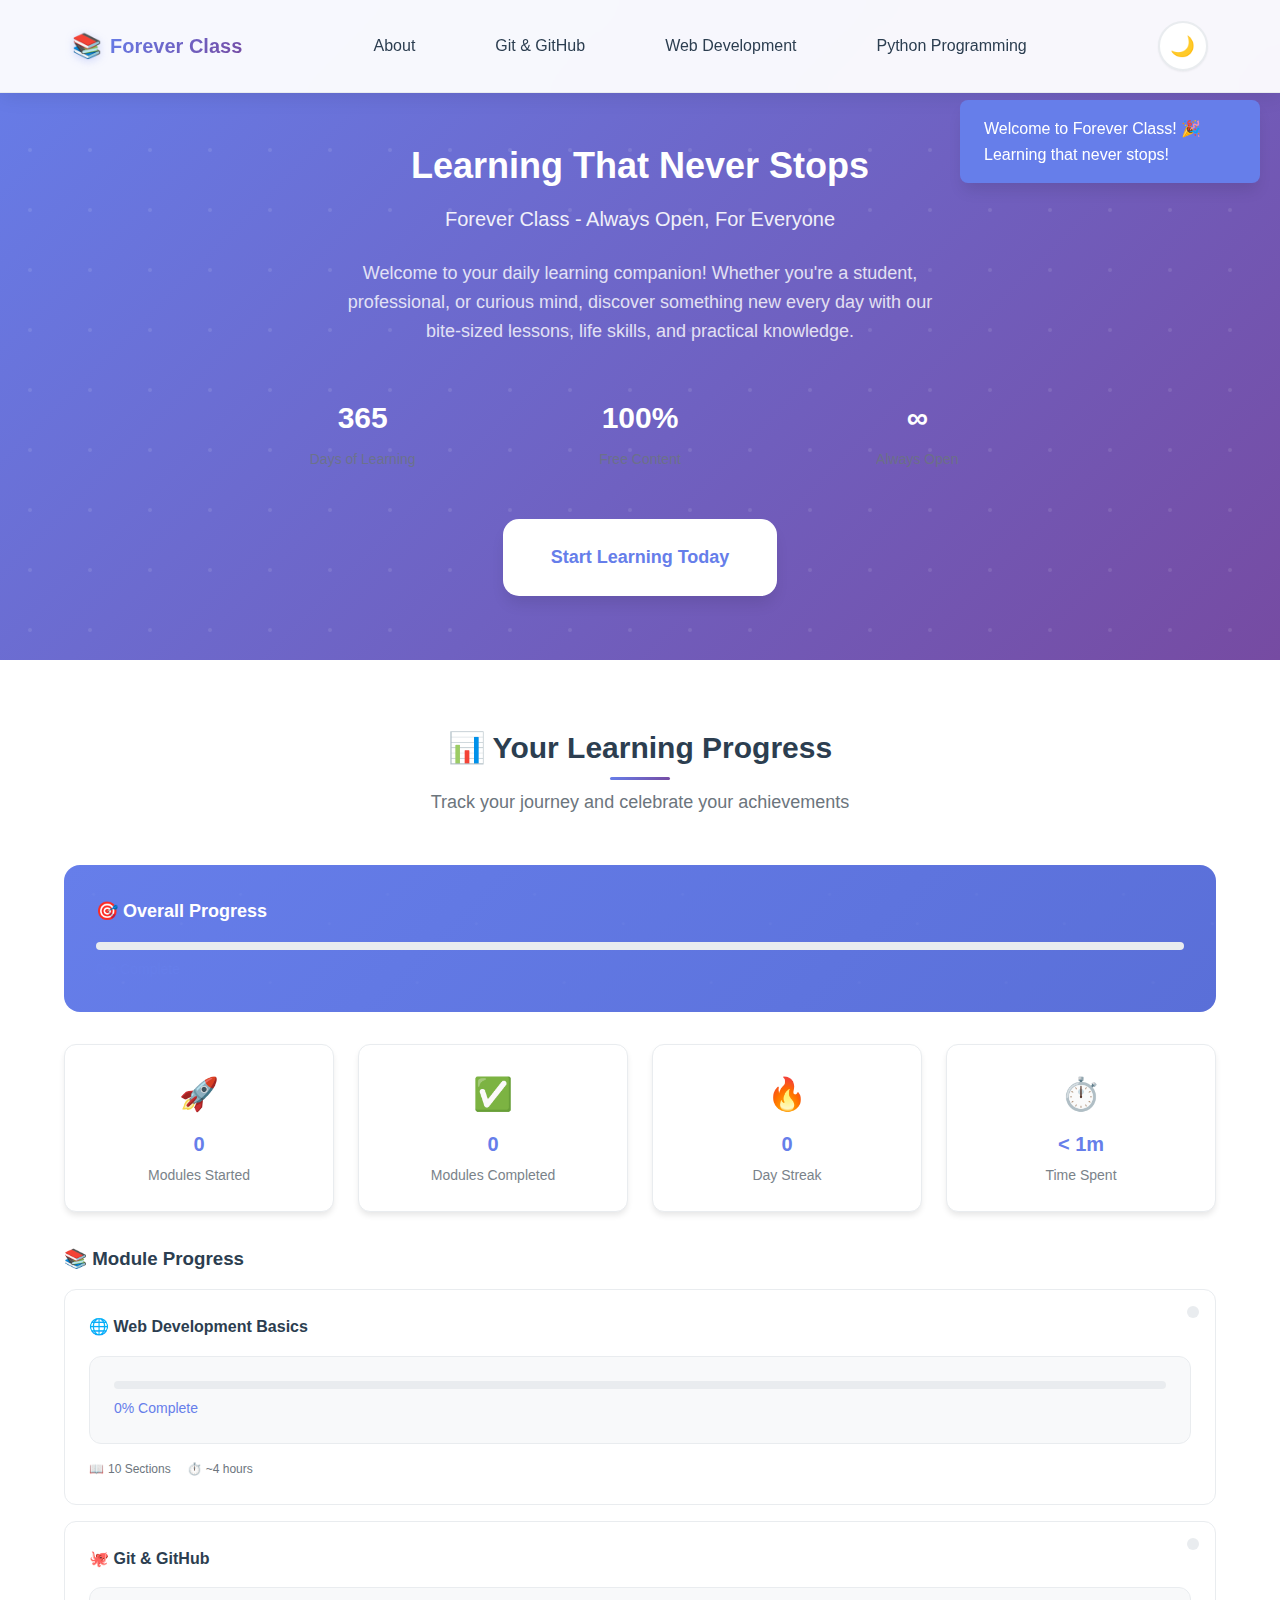
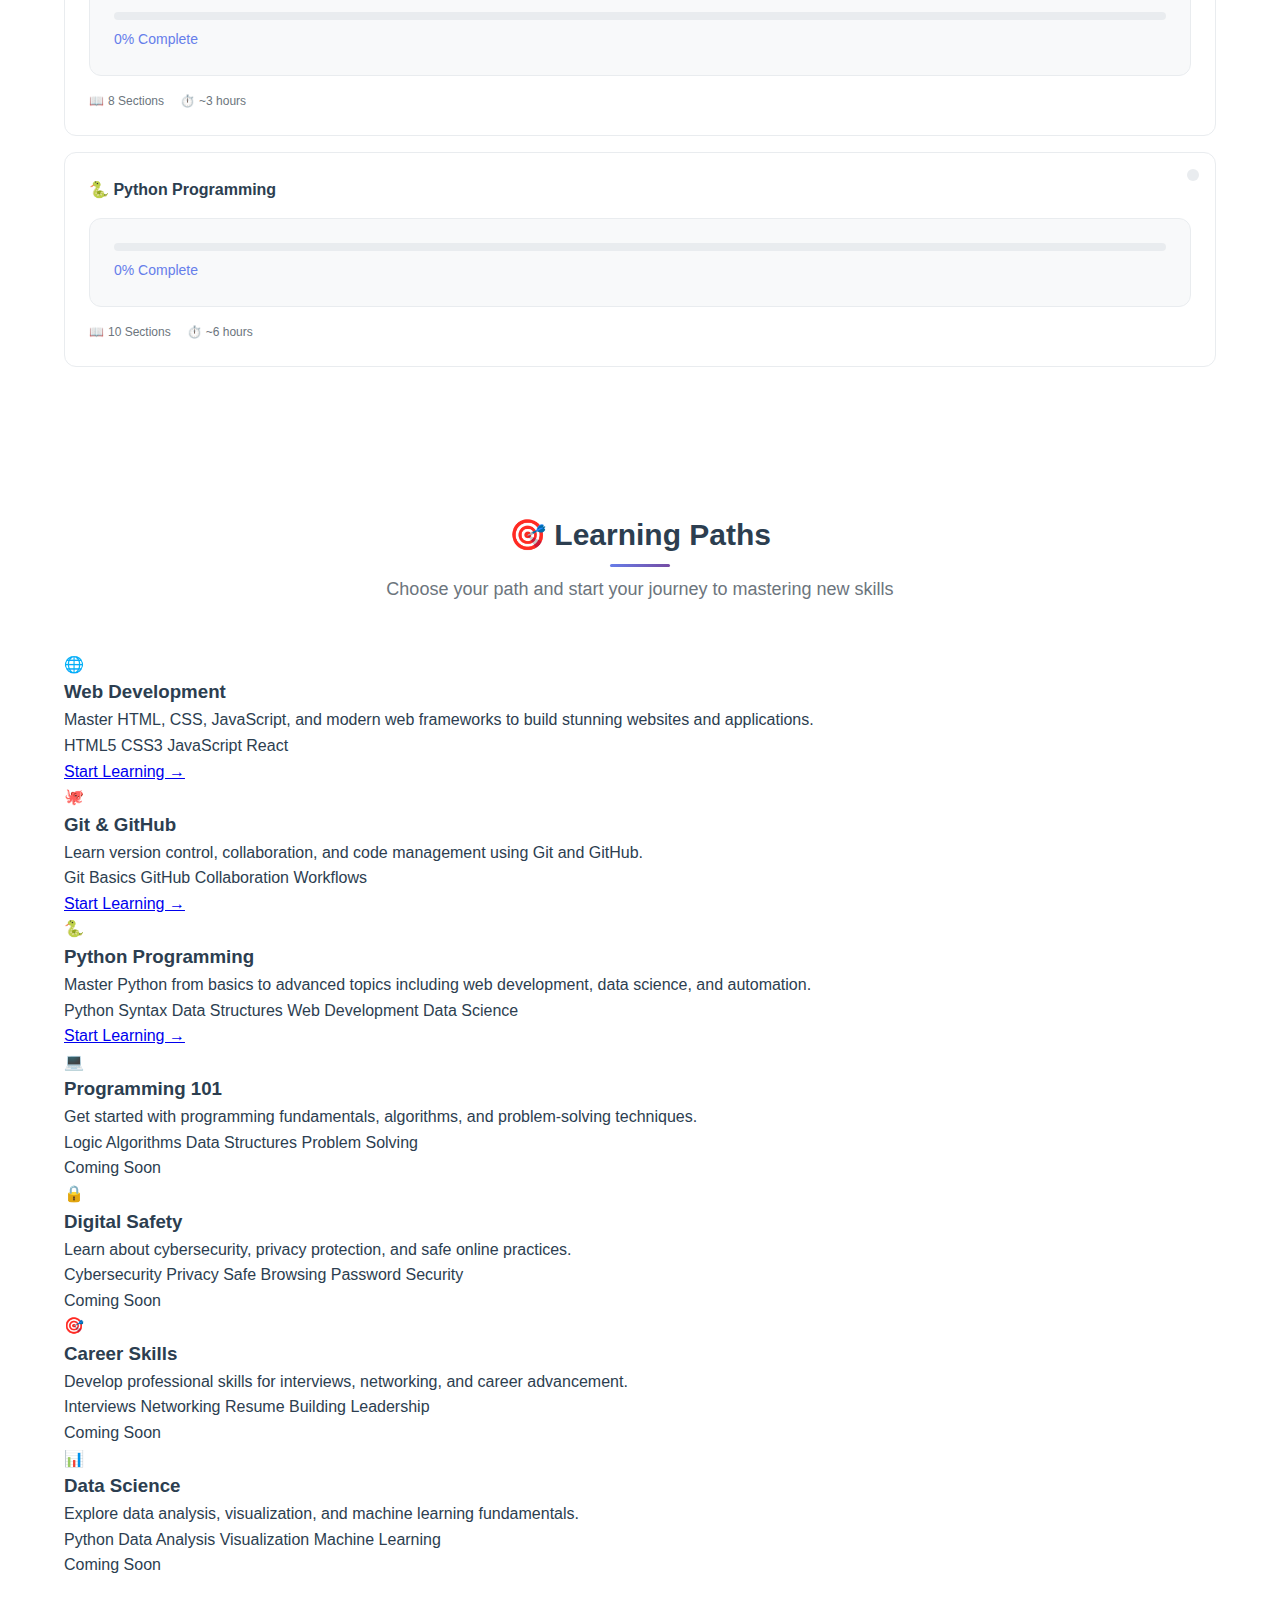
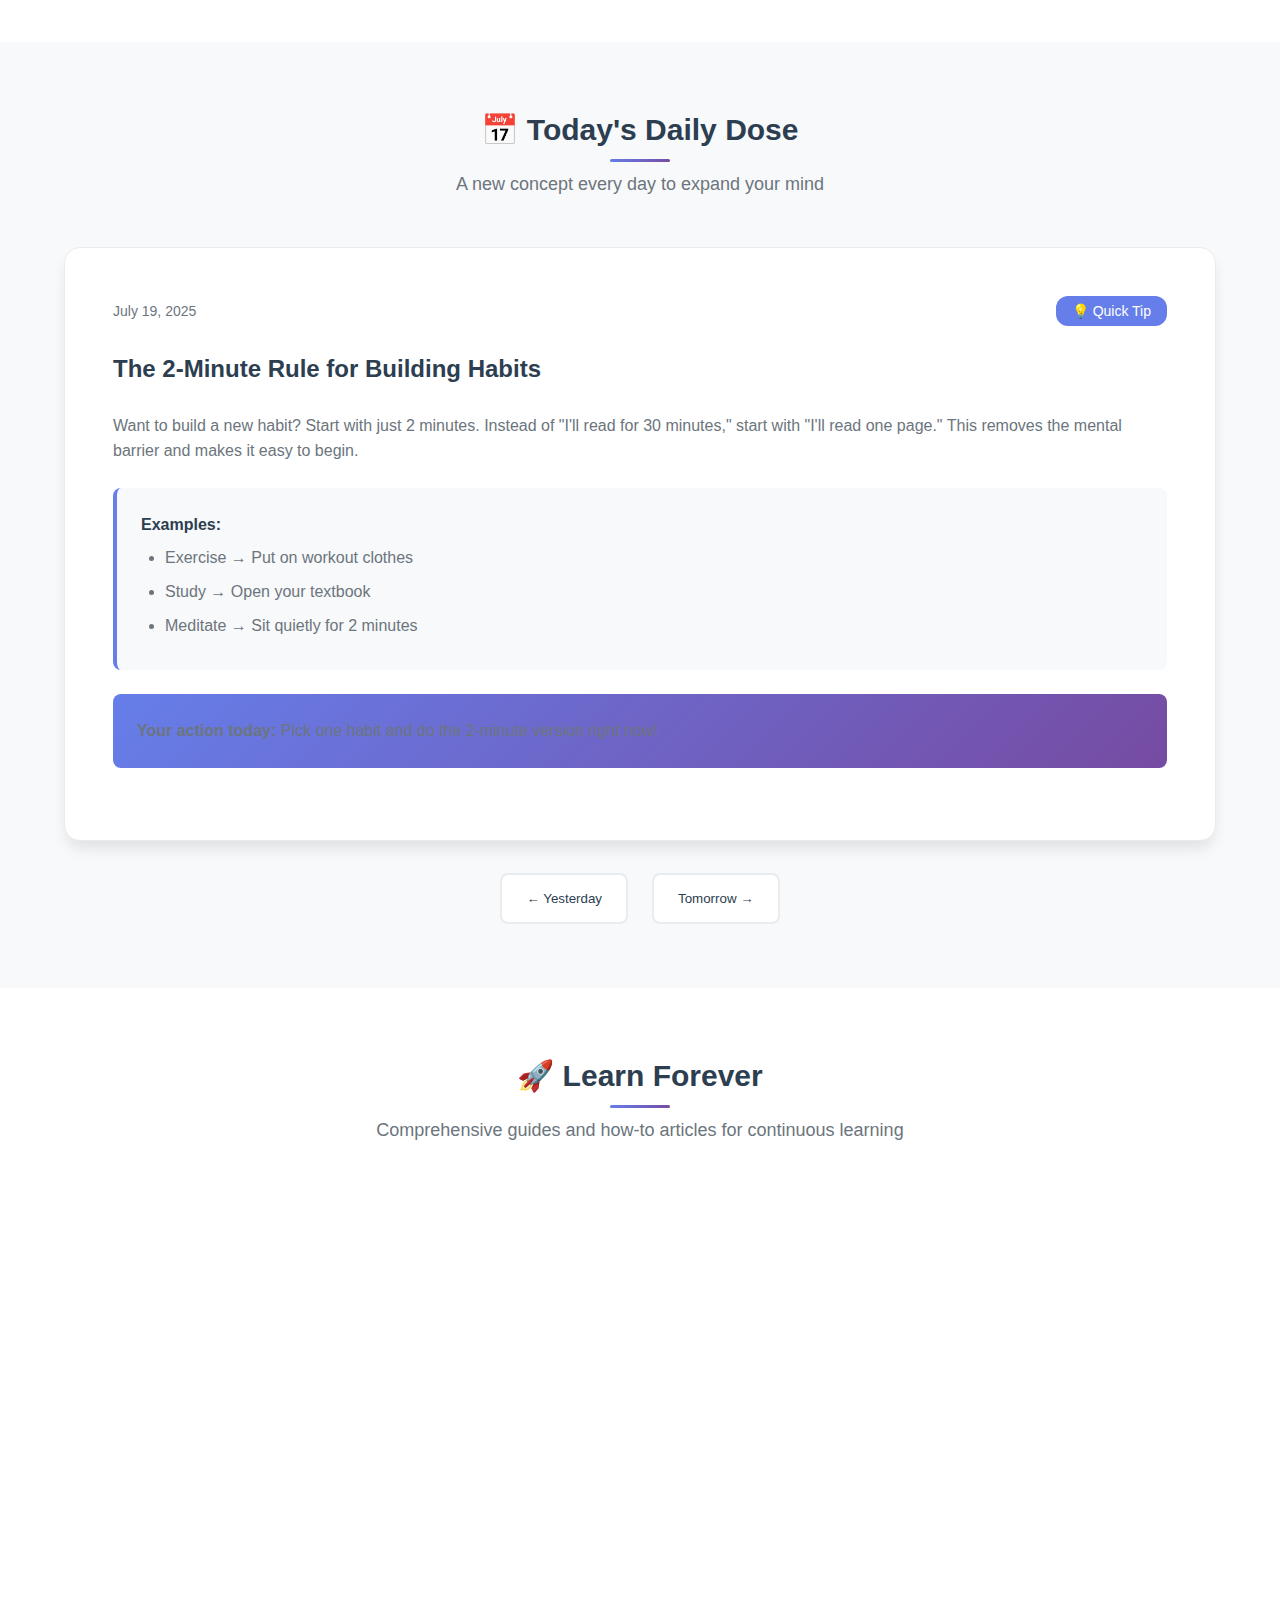
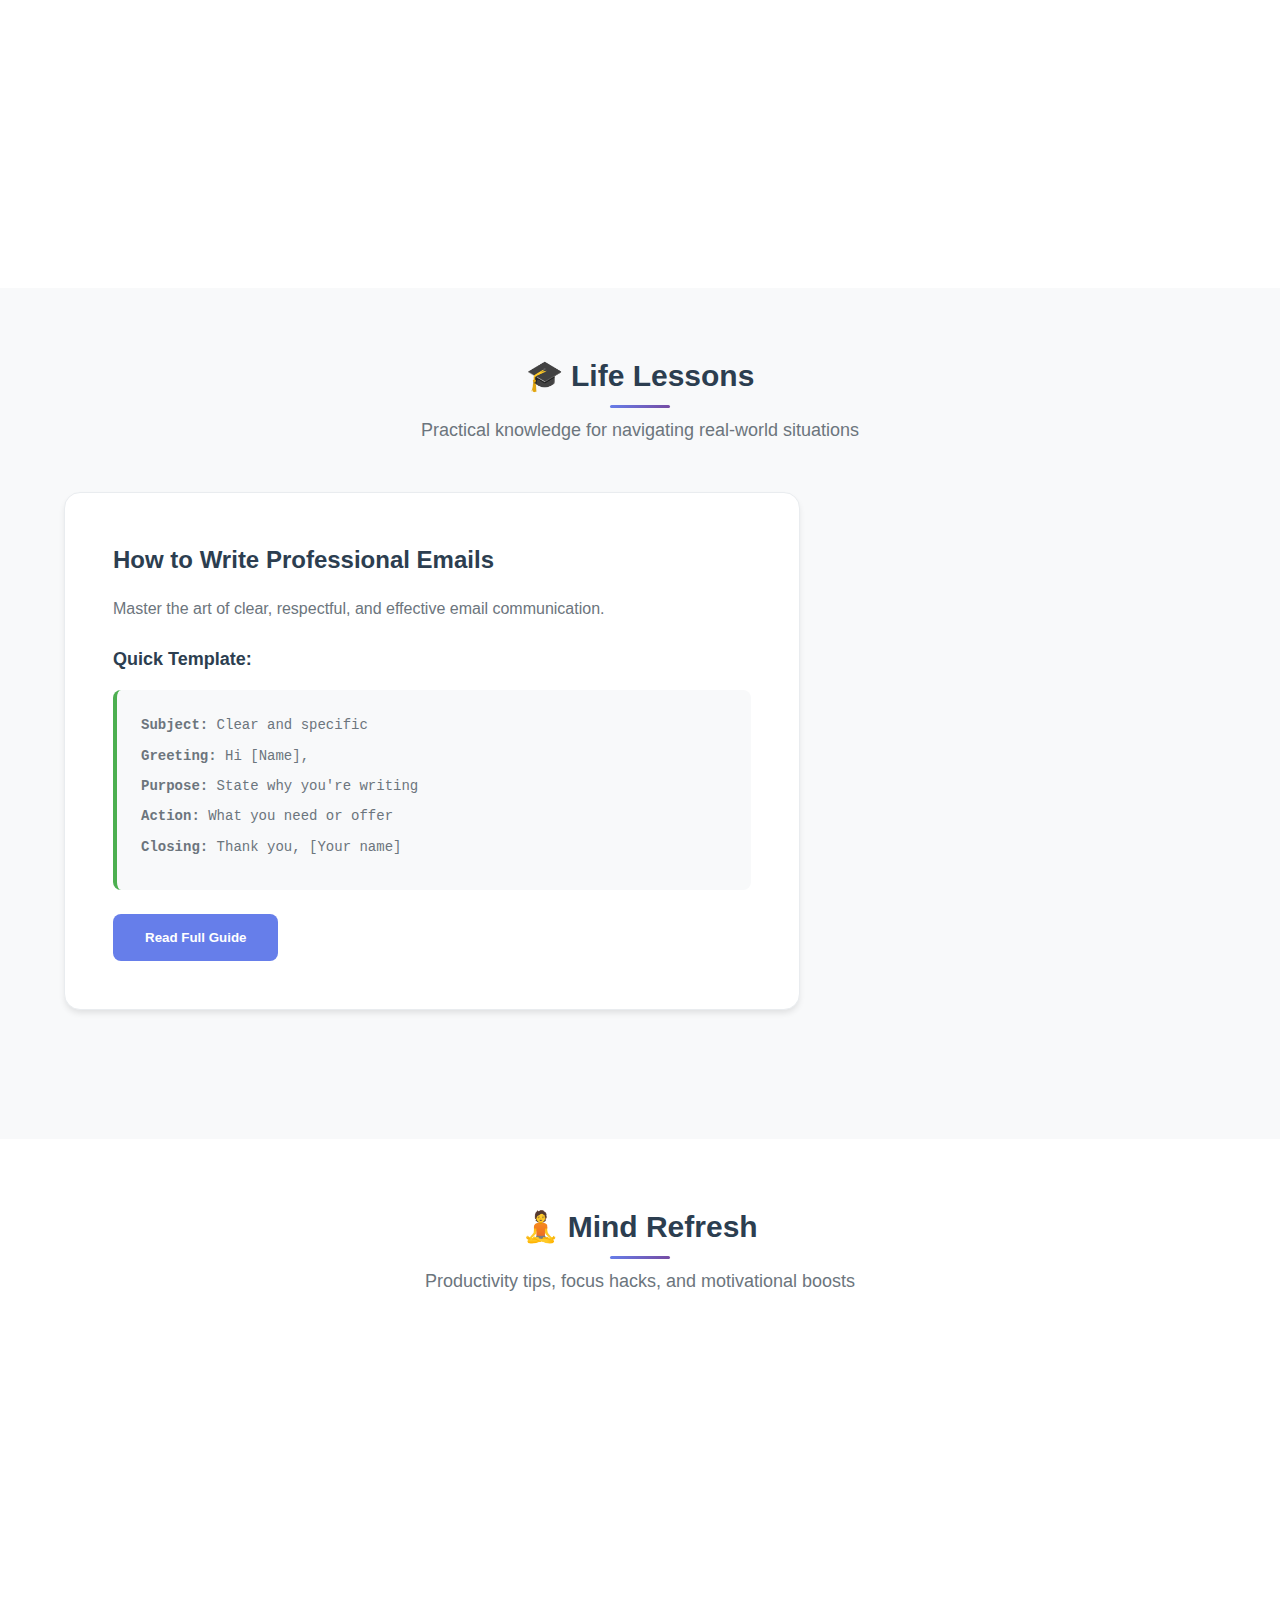
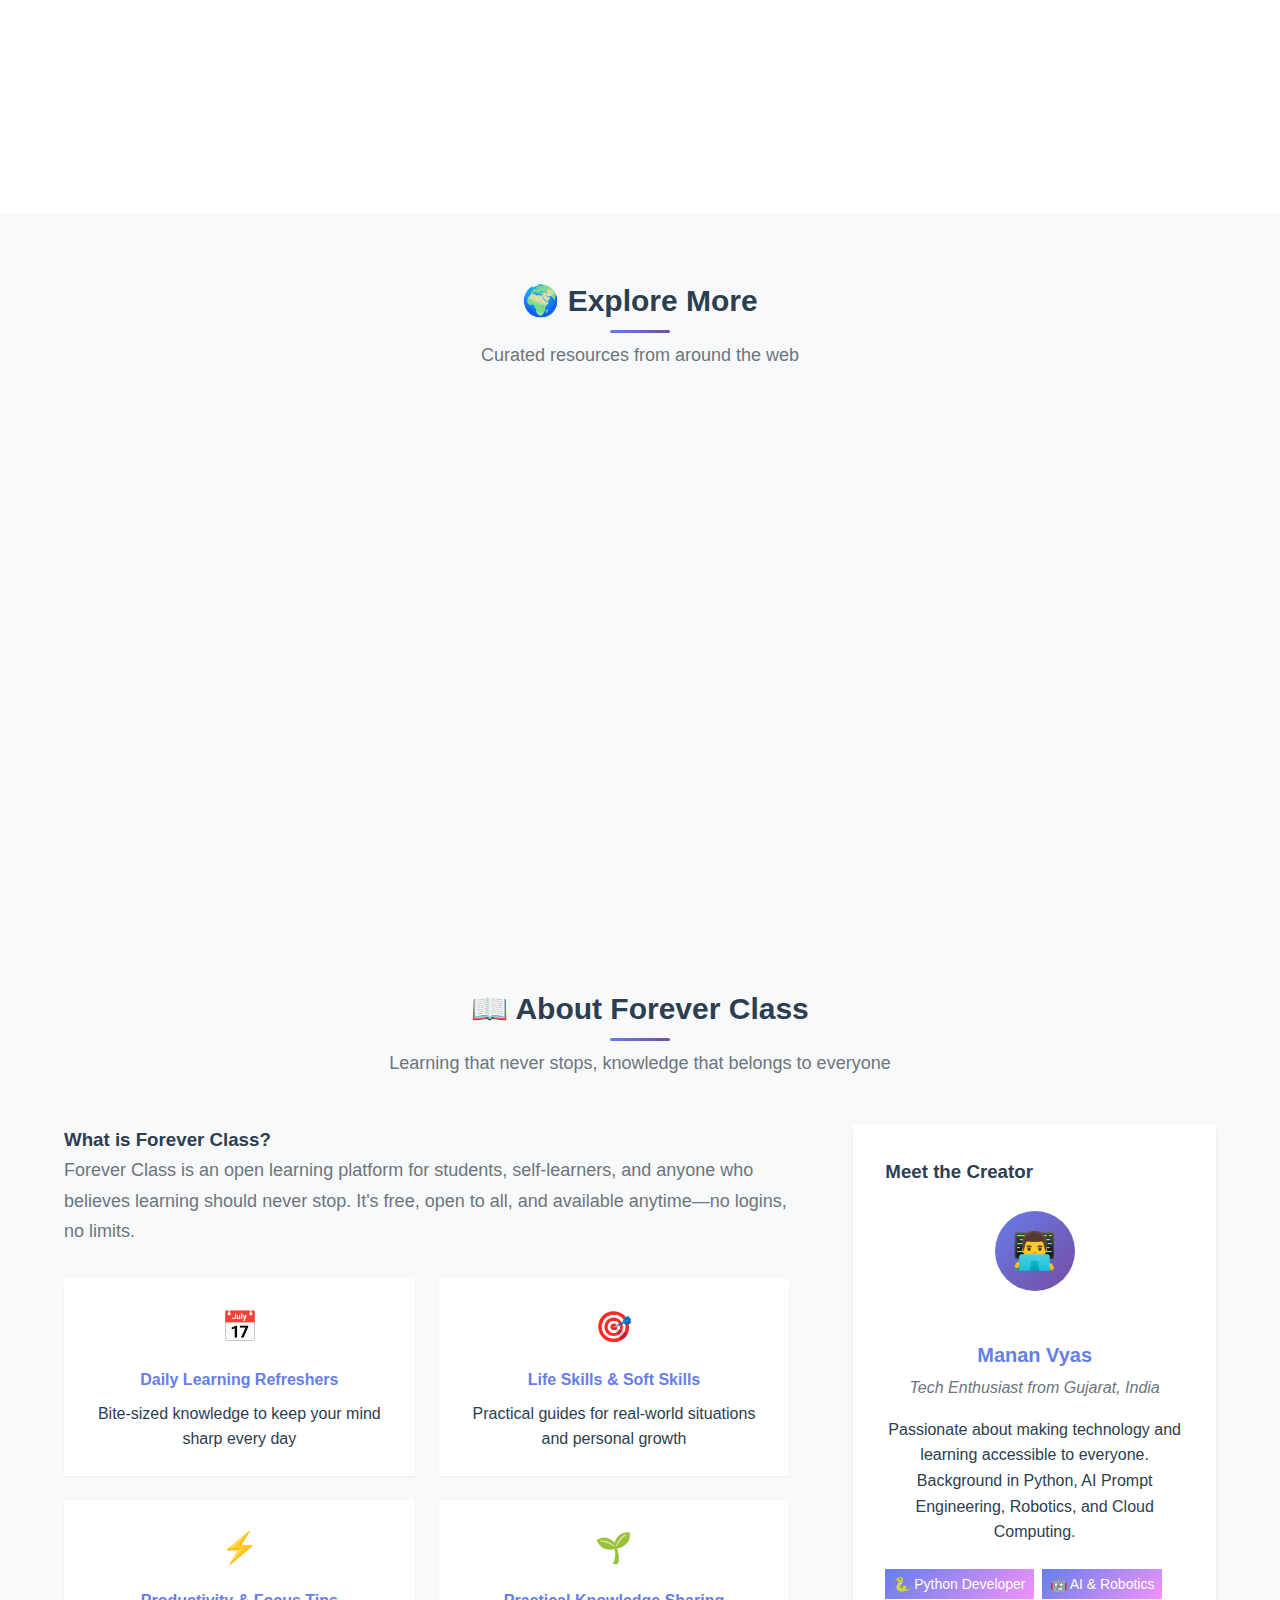
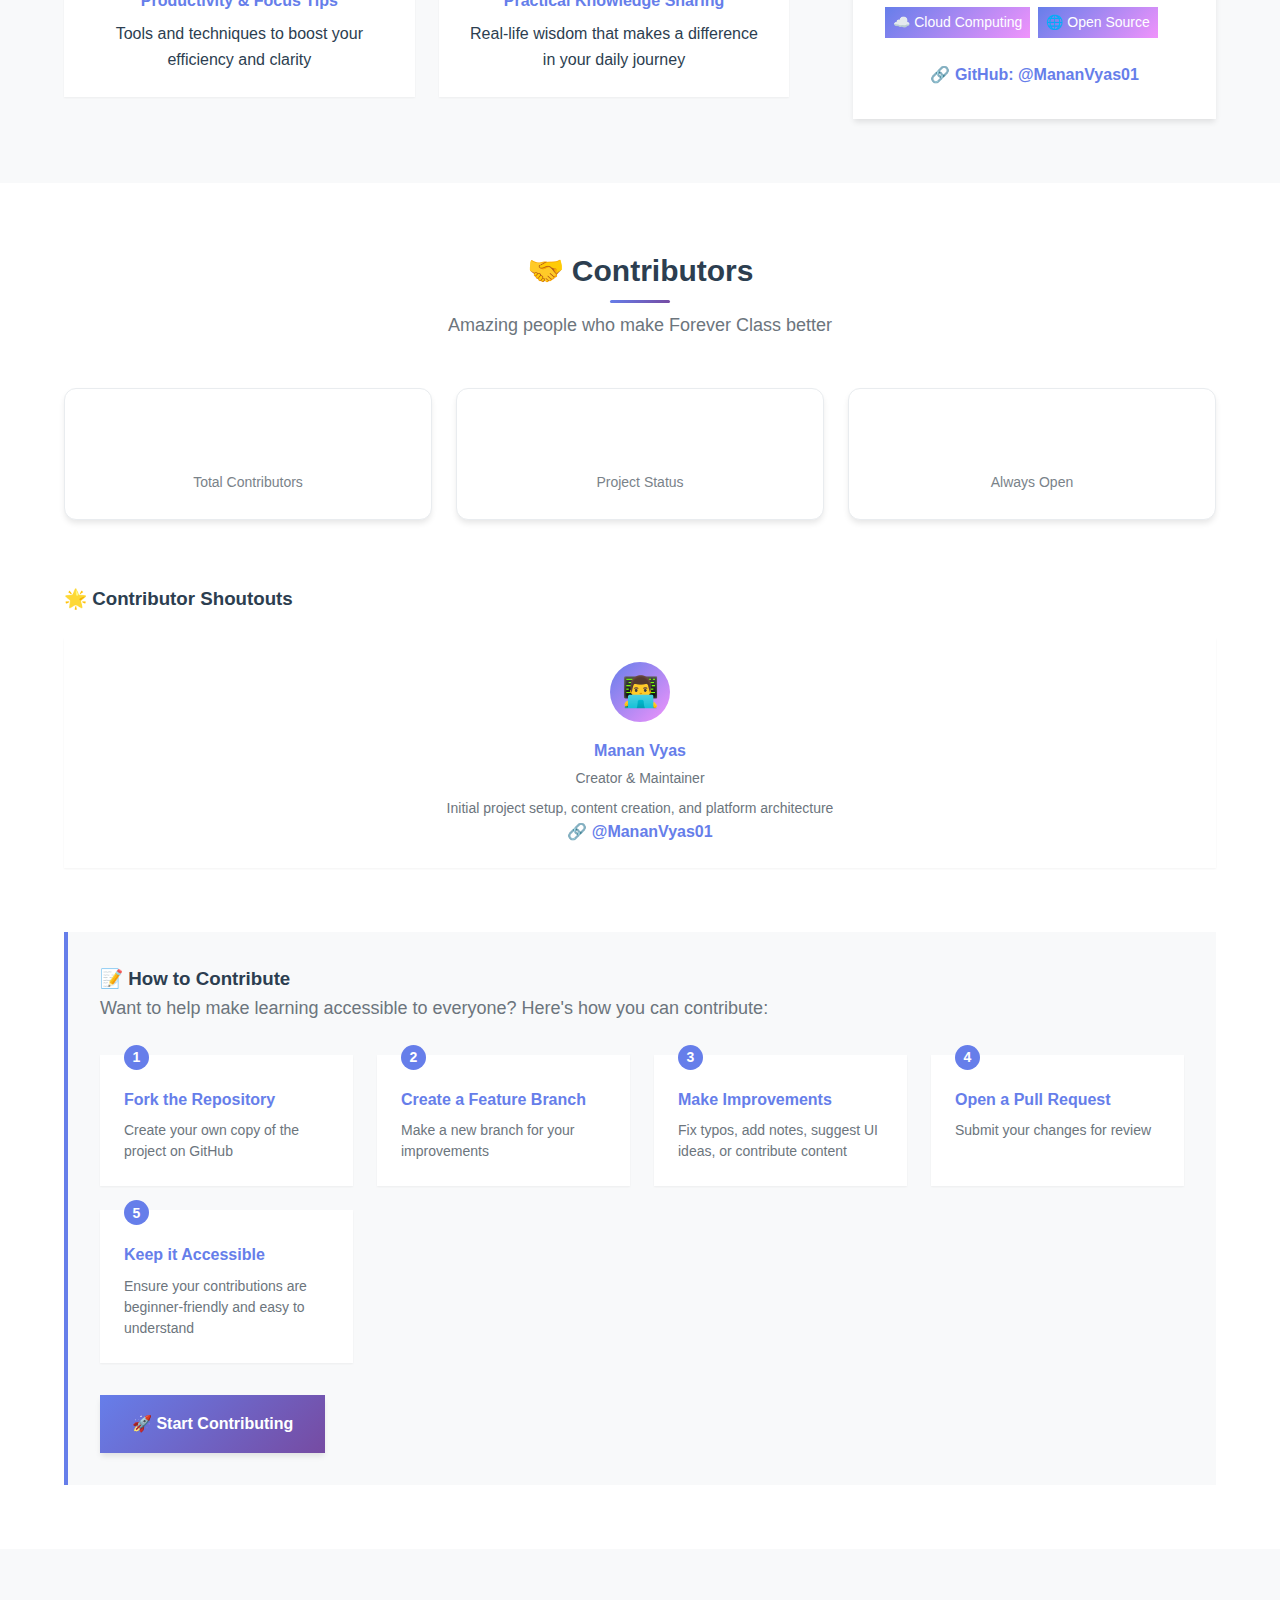
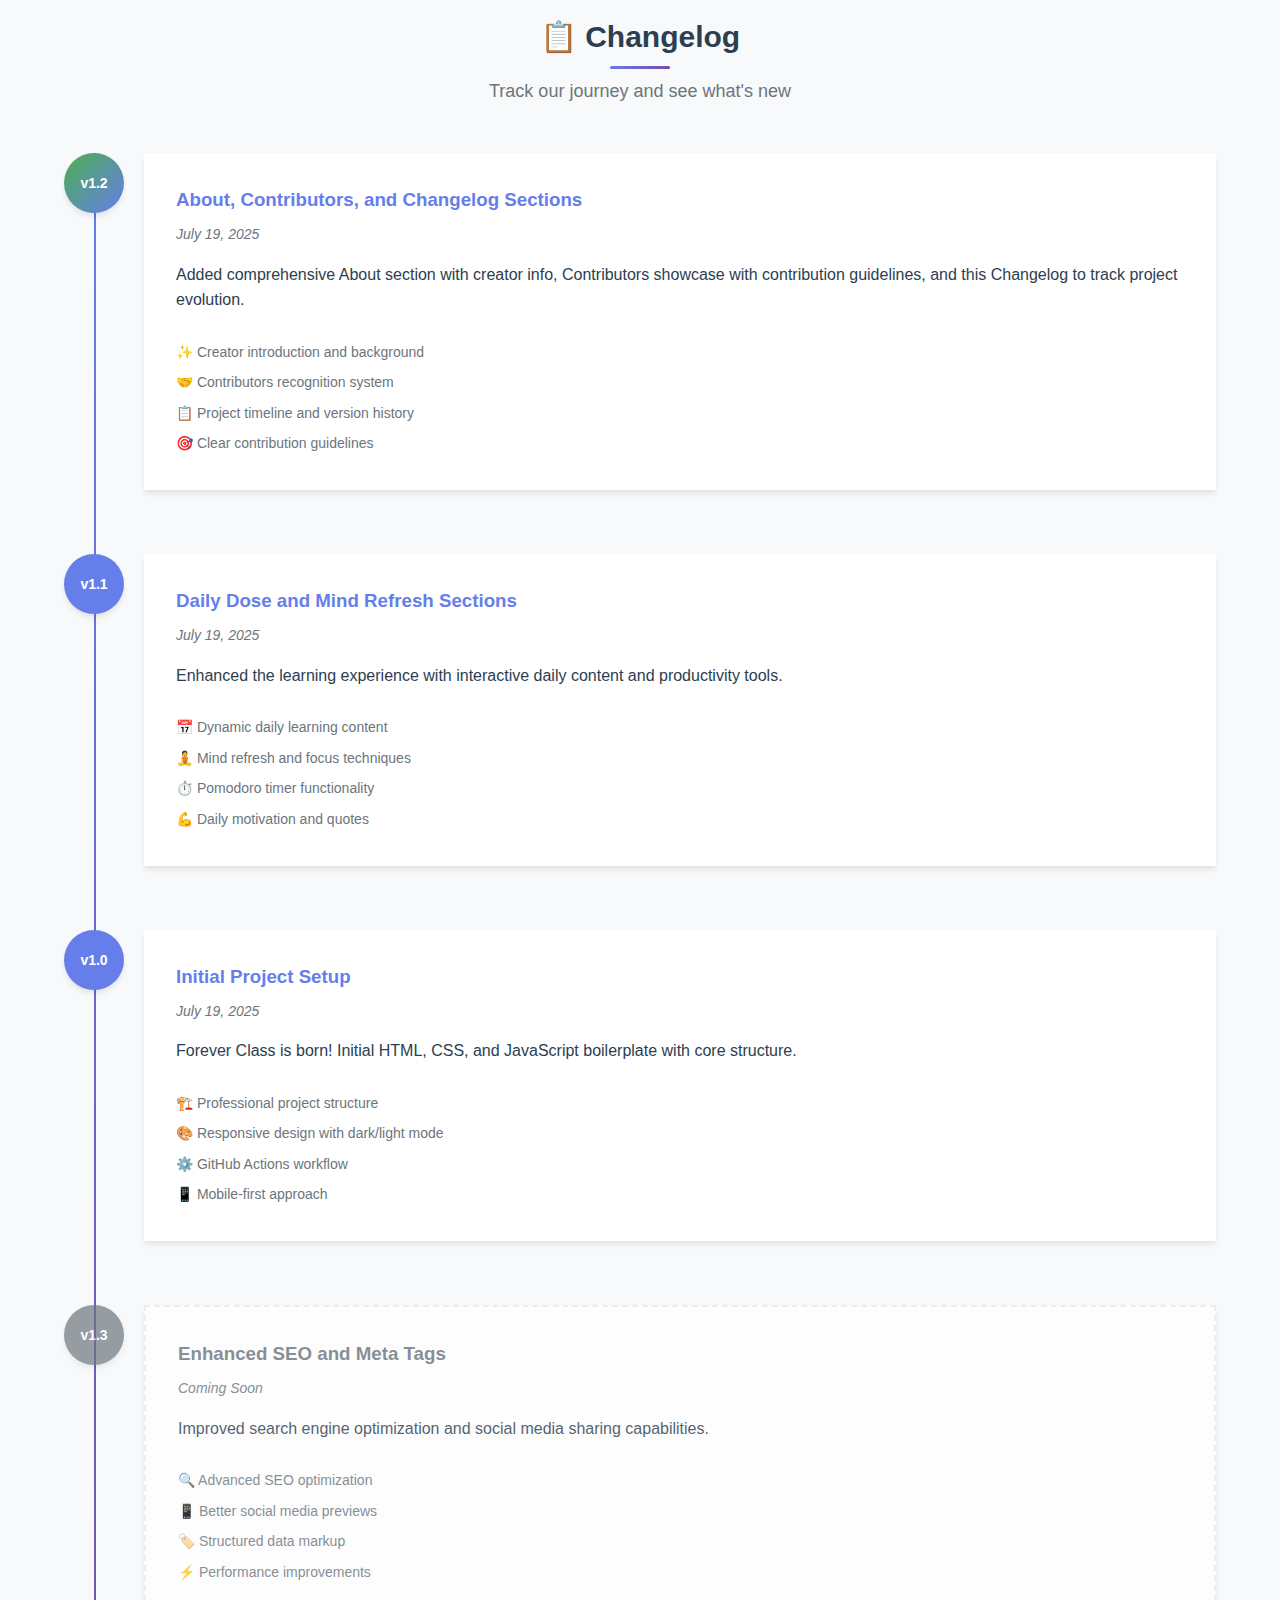
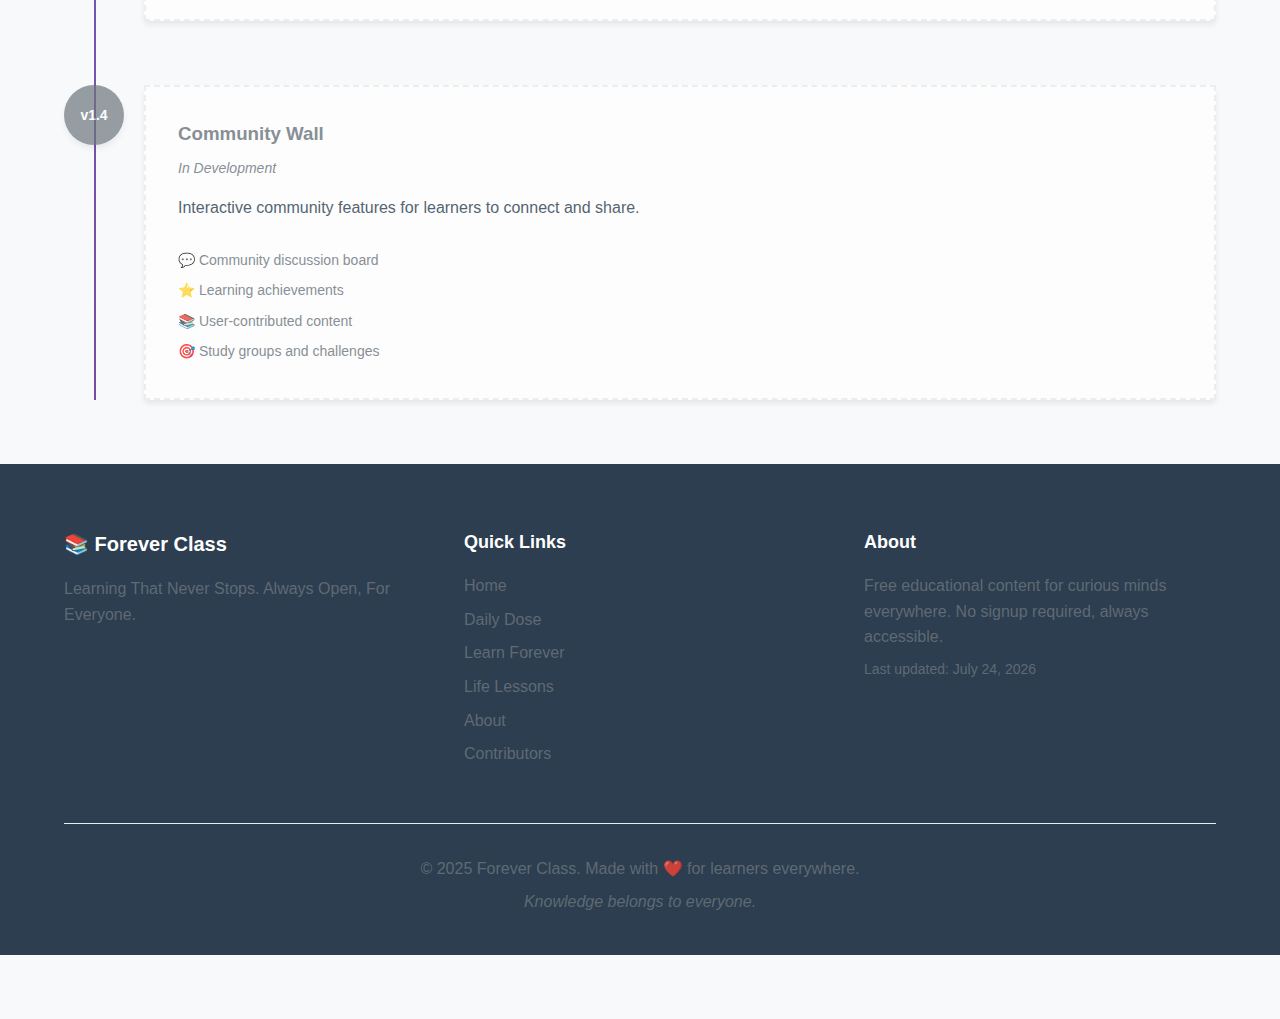
<file: index.html>
<!DOCTYPE html>
<html lang="en">
<head>
    <meta charset="UTF-8">
    <meta name="viewport" content="width=device-width, initial-scale=1.0">
    <meta name="description" content="Forever Class - Learning That Never Stops. Free educational content for students, professionals, and lifelong learners. Always open, for everyone.">
    <meta name="keywords" content="learning, education, free courses, self-improvement, life skills, daily learning, study tips">
    <meta name="author" content="Forever Class">
    
    <!-- Open Graph / Facebook -->
    <meta property="og:type" content="website">
    <meta property="og:url" content="https://forever-class.github.io/">
    <meta property="og:title" content="Forever Class - Learning That Never Stops">
    <meta property="og:description" content="Free educational content for students, professionals, and lifelong learners. Always open, for everyone.">
    <meta property="og:image" content="https://forever-class.github.io/assets/og-image.png">

    <!-- Twitter -->
    <meta property="twitter:card" content="summary_large_image">
    <meta property="twitter:url" content="https://forever-class.github.io/">
    <meta property="twitter:title" content="Forever Class - Learning That Never Stops">
    <meta property="twitter:description" content="Free educational content for students, professionals, and lifelong learners. Always open, for everyone.">
    <meta property="twitter:image" content="https://forever-class.github.io/assets/og-image.png">

    <title>Forever Class - Learning That Never Stops</title>
    <link rel="stylesheet" href="css/style.css">
    <link rel="stylesheet" href="css/progress-tracker.css">
    <link rel="stylesheet" href="css/auth-system.css">
    <link rel="icon" type="image/x-icon" href="assets/favicon.ico">
</head>
<body>
    <!-- Navigation -->
    <nav class="navbar">
        <div class="nav-container">
            <div class="nav-logo">
                <span class="logo-icon">📚</span>
                <span class="logo-text">Forever Class</span>
            </div>
                        <div class="nav-menu">
                <a href="#about" class="nav-link">About</a>
                <a href="git-github.html" class="nav-link">Git & GitHub</a>
                <a href="web-dev-basics.html" class="nav-link">Web Development</a>
                <a href="python-programming.html" class="nav-link">Python Programming</a>
            </div>
            <div class="nav-controls">
                <button class="theme-toggle" id="theme-toggle" aria-label="Toggle dark mode"><span>🌙</span></button>
                <button class="mobile-menu-toggle" id="mobile-menu-toggle" aria-label="Toggle mobile menu">
                    <span></span>
                    <span></span>
                    <span></span>
                </button>
            </div>
        </div>
    </nav>

    <!-- Hero Section -->
    <section id="home" class="hero">
        <div class="hero-content">
            <h1 class="hero-title">Learning That Never Stops</h1>
            <p class="hero-subtitle">Forever Class - Always Open, For Everyone</p>
            <p class="hero-description">
                Welcome to your daily learning companion! Whether you're a student, professional, or curious mind, 
                discover something new every day with our bite-sized lessons, life skills, and practical knowledge.
            </p>
            <div class="hero-stats">
                <div class="stat">
                    <span class="stat-number">365</span>
                    <span class="stat-label">Days of Learning</span>
                </div>
                <div class="stat">
                    <span class="stat-number">100%</span>
                    <span class="stat-label">Free Content</span>
                </div>
                <div class="stat">
                    <span class="stat-number">∞</span>
                    <span class="stat-label">Always Open</span>
                </div>
            </div>
            <a href="#daily-dose" class="cta-button">Start Learning Today</a>
        </div>
    </section>

    <!-- Progress Dashboard -->
    <section id="progress-dashboard" class="progress-dashboard">
        <div class="container">
            <h2 class="section-title">📊 Your Learning Progress</h2>
            <p class="section-subtitle">Track your journey and celebrate your achievements</p>
            
            <!-- Overall Progress -->
            <div class="overall-progress">
                <div class="overall-progress-content">
                    <h3>🎯 Overall Progress</h3>
                    <div class="overall-progress-bar-container progress-bar-container">
                        <div class="overall-progress-bar progress-bar" style="width: 0%"></div>
                    </div>
                    <div class="overall-progress-text progress-percentage">0% Complete</div>
                </div>
            </div>
            
            <!-- Stats Grid -->
            <div class="stats-grid">
                <div class="stat-card">
                    <span class="stat-icon">🚀</span>
                    <div class="stat-value" data-stat="modules-started">0</div>
                    <div class="stat-label">Modules Started</div>
                </div>
                <div class="stat-card">
                    <span class="stat-icon">✅</span>
                    <div class="stat-value" data-stat="modules-completed">0</div>
                    <div class="stat-label">Modules Completed</div>
                </div>
                <div class="stat-card">
                    <span class="stat-icon">🔥</span>
                    <div class="stat-value" data-stat="learning-streak">0</div>
                    <div class="stat-label">Day Streak</div>
                </div>
                <div class="stat-card">
                    <span class="stat-icon">⏱️</span>
                    <div class="stat-value" data-stat="time-spent">0m</div>
                    <div class="stat-label">Time Spent</div>
                </div>
            </div>
            
            <!-- Module Progress Cards -->
            <div class="modules-progress">
                <h3>📚 Module Progress</h3>
                <div class="modules-grid">
                    <div class="module-progress-card" data-module="web-dev-basics">
                        <div class="module-status"></div>
                        <div class="module-title">🌐 Web Development Basics</div>
                        <div class="progress-container">
                            <div class="progress-bar-container">
                                <div class="module-progress-bar progress-bar" style="width: 0%"></div>
                            </div>
                            <div class="module-progress-text progress-percentage">0% Complete</div>
                        </div>
                        <div class="module-meta">
                            <div class="module-meta-item">
                                <span>📖</span>
                                <span>10 Sections</span>
                            </div>
                            <div class="module-meta-item">
                                <span>⏱️</span>
                                <span>~4 hours</span>
                            </div>
                        </div>
                    </div>
                    
                    <div class="module-progress-card" data-module="git-github">
                        <div class="module-status"></div>
                        <div class="module-title">🐙 Git & GitHub</div>
                        <div class="progress-container">
                            <div class="progress-bar-container">
                                <div class="module-progress-bar progress-bar" style="width: 0%"></div>
                            </div>
                            <div class="module-progress-text progress-percentage">0% Complete</div>
                        </div>
                        <div class="module-meta">
                            <div class="module-meta-item">
                                <span>📖</span>
                                <span>8 Sections</span>
                            </div>
                            <div class="module-meta-item">
                                <span>⏱️</span>
                                <span>~3 hours</span>
                            </div>
                        </div>
                    </div>
                    
                    <div class="module-progress-card" data-module="python-programming">
                        <div class="module-status"></div>
                        <div class="module-title">🐍 Python Programming</div>
                        <div class="progress-container">
                            <div class="progress-bar-container">
                                <div class="module-progress-bar progress-bar" style="width: 0%"></div>
                            </div>
                            <div class="module-progress-text progress-percentage">0% Complete</div>
                        </div>
                        <div class="module-meta">
                            <div class="module-meta-item">
                                <span>📖</span>
                                <span>10 Sections</span>
                            </div>
                            <div class="module-meta-item">
                                <span>⏱️</span>
                                <span>~6 hours</span>
                            </div>
                        </div>
                    </div>
                </div>
            </div>
        </div>
    </section>

    <!-- Learning Paths -->
    <section id="learning-paths" class="learning-paths">
        <div class="container">
            <h2 class="section-title">🎯 Learning Paths</h2>
            <p class="section-subtitle">Choose your path and start your journey to mastering new skills</p>
            <div class="paths-grid">
                <div class="path-card">
                    <div class="path-icon">🌐</div>
                    <h3>Web Development</h3>
                    <p>Master HTML, CSS, JavaScript, and modern web frameworks to build stunning websites and applications.</p>
                    <div class="path-skills">
                        <span>HTML5</span>
                        <span>CSS3</span>
                        <span>JavaScript</span>
                        <span>React</span>
                    </div>
                    <a href="web-dev-basics.html" class="path-link">Start Learning →</a>
                </div>
                <div class="path-card">
                    <div class="path-icon">🐙</div>
                    <h3>Git & GitHub</h3>
                    <p>Learn version control, collaboration, and code management using Git and GitHub.</p>
                    <div class="path-skills">
                        <span>Git Basics</span>
                        <span>GitHub</span>
                        <span>Collaboration</span>
                        <span>Workflows</span>
                    </div>
                    <a href="git-github.html" class="path-link">Start Learning →</a>
                </div>
                <div class="path-card">
                    <div class="path-icon">🐍</div>
                    <h3>Python Programming</h3>
                    <p>Master Python from basics to advanced topics including web development, data science, and automation.</p>
                    <div class="path-skills">
                        <span>Python Syntax</span>
                        <span>Data Structures</span>
                        <span>Web Development</span>
                        <span>Data Science</span>
                    </div>
                    <a href="python-programming.html" class="path-link">Start Learning →</a>
                </div>
                <div class="path-card coming-soon">
                    <div class="path-icon">💻</div>
                    <h3>Programming 101</h3>
                    <p>Get started with programming fundamentals, algorithms, and problem-solving techniques.</p>
                    <div class="path-skills">
                        <span>Logic</span>
                        <span>Algorithms</span>
                        <span>Data Structures</span>
                        <span>Problem Solving</span>
                    </div>
                    <span class="coming-soon-badge">Coming Soon</span>
                </div>
                <div class="path-card coming-soon">
                    <div class="path-icon">🔒</div>
                    <h3>Digital Safety</h3>
                    <p>Learn about cybersecurity, privacy protection, and safe online practices.</p>
                    <div class="path-skills">
                        <span>Cybersecurity</span>
                        <span>Privacy</span>
                        <span>Safe Browsing</span>
                        <span>Password Security</span>
                    </div>
                    <span class="coming-soon-badge">Coming Soon</span>
                </div>
                <div class="path-card coming-soon">
                    <div class="path-icon">🎯</div>
                    <h3>Career Skills</h3>
                    <p>Develop professional skills for interviews, networking, and career advancement.</p>
                    <div class="path-skills">
                        <span>Interviews</span>
                        <span>Networking</span>
                        <span>Resume Building</span>
                        <span>Leadership</span>
                    </div>
                    <span class="coming-soon-badge">Coming Soon</span>
                </div>
                <div class="path-card coming-soon">
                    <div class="path-icon">📊</div>
                    <h3>Data Science</h3>
                    <p>Explore data analysis, visualization, and machine learning fundamentals.</p>
                    <div class="path-skills">
                        <span>Python</span>
                        <span>Data Analysis</span>
                        <span>Visualization</span>
                        <span>Machine Learning</span>
                    </div>
                    <span class="coming-soon-badge">Coming Soon</span>
                </div>
            </div>
        </div>
    </section>

    <!-- Daily Dose Section -->
    <section id="daily-dose" class="daily-dose">
        <div class="container">
            <h2 class="section-title">📅 Today's Daily Dose</h2>
            <p class="section-subtitle">A new concept every day to expand your mind</p>
            
            <div class="daily-card">
                <div class="daily-header">
                    <span class="daily-date" id="daily-date">July 19, 2025</span>
                    <span class="daily-category">💡 Quick Tip</span>
                </div>
                <h3 class="daily-title">The 2-Minute Rule for Building Habits</h3>
                <div class="daily-content">
                    <p>Want to build a new habit? Start with just 2 minutes. Instead of "I'll read for 30 minutes," start with "I'll read one page." This removes the mental barrier and makes it easy to begin.</p>
                    <div class="daily-example">
                        <strong>Examples:</strong>
                        <ul>
                            <li>Exercise → Put on workout clothes</li>
                            <li>Study → Open your textbook</li>
                            <li>Meditate → Sit quietly for 2 minutes</li>
                        </ul>
                    </div>
                    <p class="daily-action"><strong>Your action today:</strong> Pick one habit and do the 2-minute version right now!</p>
                </div>
            </div>
            
            <div class="daily-navigation">
                <button class="nav-btn" id="prev-day">← Yesterday</button>
                <button class="nav-btn" id="next-day">Tomorrow →</button>
            </div>
        </div>
    </section>

    <!-- Learn Forever Section -->
    <section id="learn-forever" class="learn-forever">
        <div class="container">
            <h2 class="section-title">🚀 Learn Forever</h2>
            <p class="section-subtitle">Comprehensive guides and how-to articles for continuous learning</p>
            
            <div class="learning-grid">
                <article class="learning-card">
                    <div class="card-icon">💻</div>
                    <h3>Tech Made Simple</h3>
                    <p>Understand technology without the jargon. From how the internet works to AI basics.</p>
                    <a href="git-github.html" class="card-link">Git & GitHub Mastery →</a>
                </article>
                
                <article class="learning-card">
                    <div class="card-icon">🎯</div>
                    <h3>Study Strategies</h3>
                    <p>Proven methods to learn faster, remember more, and study smarter.</p>
                    <a href="#" class="card-link">Learn How →</a>
                </article>
                
                <article class="learning-card">
                    <div class="card-icon">🌱</div>
                    <h3>Personal Growth</h3>
                    <p>Build confidence, set goals, and develop the mindset for success.</p>
                    <a href="#" class="card-link">Grow Today →</a>
                </article>
                
                <article class="learning-card">
                    <div class="card-icon">🎨</div>
                    <h3>Creative Skills</h3>
                    <p>Express yourself through writing, design, music, and other creative outlets.</p>
                    <a href="#" class="card-link">Get Creative →</a>
                </article>
            </div>
        </div>
    </section>

    <!-- Life Lessons Section -->
    <section id="life-lessons" class="life-lessons">
        <div class="container">
            <h2 class="section-title">🎓 Life Lessons</h2>
            <p class="section-subtitle">Practical knowledge for navigating real-world situations</p>
            
            <div class="lessons-container">
                <div class="lesson-featured">
                    <h3>How to Write Professional Emails</h3>
                    <p>Master the art of clear, respectful, and effective email communication.</p>
                    <div class="lesson-preview">
                        <h4>Quick Template:</h4>
                        <div class="email-template">
                            <p><strong>Subject:</strong> Clear and specific</p>
                            <p><strong>Greeting:</strong> Hi [Name],</p>
                            <p><strong>Purpose:</strong> State why you're writing</p>
                            <p><strong>Action:</strong> What you need or offer</p>
                            <p><strong>Closing:</strong> Thank you, [Your name]</p>
                        </div>
                    </div>
                    <button class="lesson-btn">Read Full Guide</button>
                </div>
                
                <div class="lessons-list">
                    <div class="lesson-item">
                        <span class="lesson-icon">🗣️</span>
                        <div>
                            <h4>Interview Confidence</h4>
                            <p>Prepare, practice, and present your best self</p>
                        </div>
                    </div>
                    <div class="lesson-item">
                        <span class="lesson-icon">🤝</span>
                        <div>
                            <h4>Networking Naturally</h4>
                            <p>Build genuine connections without feeling fake</p>
                        </div>
                    </div>
                    <div class="lesson-item">
                        <span class="lesson-icon">💰</span>
                        <div>
                            <h4>Money Basics</h4>
                            <p>Budgeting, saving, and understanding finances</p>
                        </div>
                    </div>
                    <div class="lesson-item">
                        <span class="lesson-icon">🧠</span>
                        <div>
                            <h4>Critical Thinking</h4>
                            <p>Analyze information and make better decisions</p>
                        </div>
                    </div>
                </div>
            </div>
        </div>
    </section>

    <!-- Mind Refresh Section -->
    <section id="mind-refresh" class="mind-refresh">
        <div class="container">
            <h2 class="section-title">🧘 Mind Refresh</h2>
            <p class="section-subtitle">Productivity tips, focus hacks, and motivational boosts</p>
            
            <div class="refresh-grid">
                <div class="refresh-card productivity">
                    <h3>⚡ Focus Hack</h3>
                    <div class="technique">
                        <h4>The Pomodoro Technique</h4>
                        <div class="timer-visual">
                            <span class="timer">25 min</span>
                            <span class="break">5 min break</span>
                        </div>
                        <p>Work in focused 25-minute blocks. Your brain will thank you!</p>
                        <button class="start-timer">Start Timer</button>
                    </div>
                </div>
                
                <div class="refresh-card motivation">
                    <h3>💪 Daily Motivation</h3>
                    <blockquote class="quote">
                        "The expert in anything was once a beginner."
                        <cite>- Helen Hayes</cite>
                    </blockquote>
                    <p class="motivation-tip">Remember: Every master was once a disaster. Keep going!</p>
                </div>
                
                <div class="refresh-card wellness">
                    <h3>🌿 Quick Reset</h3>
                    <div class="breathing-exercise">
                        <h4>4-7-8 Breathing</h4>
                        <ol>
                            <li>Breathe in for 4 seconds</li>
                            <li>Hold for 7 seconds</li>
                            <li>Exhale for 8 seconds</li>
                        </ol>
                        <p>Instant stress relief and mental clarity.</p>
                    </div>
                </div>
            </div>
        </div>
    </section>

    <!-- Explore More Section -->
    <section id="explore" class="explore-more">
        <div class="container">
            <h2 class="section-title">🌍 Explore More</h2>
            <p class="section-subtitle">Curated resources from around the web</p>
            
            <div class="resources-grid">
                <div class="resource-category">
                    <h3>📚 Free Learning Platforms</h3>
                    <ul class="resource-list">
                        <li><a href="https://www.khanacademy.org" target="_blank">Khan Academy - Math, Science, Programming</a></li>
                        <li><a href="https://www.coursera.org" target="_blank">Coursera - University Courses</a></li>
                        <li><a href="https://www.edx.org" target="_blank">edX - Professional Skills</a></li>
                    </ul>
                </div>
                
                <div class="resource-category">
                    <h3>🛠️ Practical Tools</h3>
                    <ul class="resource-list">
                        <li><a href="https://www.grammarly.com" target="_blank">Grammarly - Writing Assistant</a></li>
                        <li><a href="https://www.notion.so" target="_blank">Notion - Note Taking</a></li>
                        <li><a href="https://www.canva.com" target="_blank">Canva - Design Made Easy</a></li>
                    </ul>
                </div>
                
                <div class="resource-category">
                    <h3>🧠 Knowledge Sources</h3>
                    <ul class="resource-list">
                        <li><a href="https://www.ted.com" target="_blank">TED Talks - Ideas Worth Spreading</a></li>
                        <li><a href="https://www.wikipedia.org" target="_blank">Wikipedia - Free Encyclopedia</a></li>
                        <li><a href="https://www.youtube.com/education" target="_blank">YouTube EDU - Educational Videos</a></li>
                    </ul>
                </div>
            </div>
        </div>
    </section>

    <!-- About Section -->
    <section id="about" class="about">
        <div class="container">
            <h2 class="section-title">📖 About Forever Class</h2>
            <p class="section-subtitle">Learning that never stops, knowledge that belongs to everyone</p>
            
            <div class="about-content">
                <div class="about-main">
                    <h3>What is Forever Class?</h3>
                    <p class="about-description">
                        Forever Class is an open learning platform for students, self-learners, and anyone who believes learning should never stop. 
                        It's free, open to all, and available anytime—no logins, no limits.
                    </p>
                    
                    <div class="mission-grid">
                        <div class="mission-item">
                            <span class="mission-icon">📅</span>
                            <h4>Daily Learning Refreshers</h4>
                            <p>Bite-sized knowledge to keep your mind sharp every day</p>
                        </div>
                        <div class="mission-item">
                            <span class="mission-icon">🎯</span>
                            <h4>Life Skills & Soft Skills</h4>
                            <p>Practical guides for real-world situations and personal growth</p>
                        </div>
                        <div class="mission-item">
                            <span class="mission-icon">⚡</span>
                            <h4>Productivity & Focus Tips</h4>
                            <p>Tools and techniques to boost your efficiency and clarity</p>
                        </div>
                        <div class="mission-item">
                            <span class="mission-icon">🌱</span>
                            <h4>Practical Knowledge Sharing</h4>
                            <p>Real-life wisdom that makes a difference in your daily journey</p>
                        </div>
                    </div>
                </div>
                
                <div class="creator-info">
                    <h3>Meet the Creator</h3>
                    <div class="creator-card">
                        <div class="creator-avatar">👨‍💻</div>
                        <div class="creator-details">
                            <h4>Manan Vyas</h4>
                            <p class="creator-location">Tech Enthusiast from Gujarat, India</p>
                            <p class="creator-bio">
                                Passionate about making technology and learning accessible to everyone. 
                                Background in Python, AI Prompt Engineering, Robotics, and Cloud Computing.
                            </p>
                            <div class="creator-badges">
                                <span class="badge">🐍 Python Developer</span>
                                <span class="badge">🤖 AI & Robotics</span>
                                <span class="badge">☁️ Cloud Computing</span>
                                <span class="badge">🌐 Open Source</span>
                            </div>
                            <a href="https://github.com/MananVyas01" target="_blank" class="github-link">
                                🔗 GitHub: @MananVyas01
                            </a>
                        </div>
                    </div>
                </div>
            </div>
        </div>
    </section>

    <!-- Contributors Section -->
    <section id="contributors" class="contributors">
        <div class="container">
            <h2 class="section-title">🤝 Contributors</h2>
            <p class="section-subtitle">Amazing people who make Forever Class better</p>
            
            <div class="contributors-content">
                <div class="contribution-stats">
                    <div class="stat-card">
                        <span class="stat-number">1</span>
                        <span class="stat-label">Total Contributors</span>
                    </div>
                    <div class="stat-card">
                        <span class="stat-number">Public</span>
                        <span class="stat-label">Project Status</span>
                    </div>
                    <div class="stat-card">
                        <span class="stat-number">∞</span>
                        <span class="stat-label">Always Open</span>
                    </div>
                </div>
                
                <div class="contributors-list">
                    <h3>🌟 Contributor Shoutouts</h3>
                    <div class="contributor-grid" id="contributor-grid">
                        <div class="contributor-card">
                            <div class="contributor-avatar">👨‍💻</div>
                            <h4>Manan Vyas</h4>
                            <p class="contributor-role">Creator & Maintainer</p>
                            <p class="contributor-contributions">Initial project setup, content creation, and platform architecture</p>
                        </div>
                        <!-- Future contributors will be added here dynamically -->
                    </div>
                </div>
                
                <div class="contribution-guidelines">
                    <h3>📝 How to Contribute</h3>
                    <p class="guidelines-intro">Want to help make learning accessible to everyone? Here's how you can contribute:</p>
                    <div class="guidelines-steps">
                        <div class="step">
                            <span class="step-number">1</span>
                            <h4>Fork the Repository</h4>
                            <p>Create your own copy of the project on GitHub</p>
                        </div>
                        <div class="step">
                            <span class="step-number">2</span>
                            <h4>Create a Feature Branch</h4>
                            <p>Make a new branch for your improvements</p>
                        </div>
                        <div class="step">
                            <span class="step-number">3</span>
                            <h4>Make Improvements</h4>
                            <p>Fix typos, add notes, suggest UI ideas, or contribute content</p>
                        </div>
                        <div class="step">
                            <span class="step-number">4</span>
                            <h4>Open a Pull Request</h4>
                            <p>Submit your changes for review</p>
                        </div>
                        <div class="step">
                            <span class="step-number">5</span>
                            <h4>Keep it Accessible</h4>
                            <p>Ensure your contributions are beginner-friendly and easy to understand</p>
                        </div>
                    </div>
                    <a href="https://github.com/MananVyas01" target="_blank" class="contribute-btn">🚀 Start Contributing</a>
                </div>
            </div>
        </div>
    </section>

    <!-- Changelog Section -->
    <section id="changelog" class="changelog">
        <div class="container">
            <h2 class="section-title">📋 Changelog</h2>
            <p class="section-subtitle">Track our journey and see what's new</p>
            
            <div class="changelog-timeline" id="changelog-timeline">
                <div class="timeline-item">
                    <div class="timeline-marker current">v1.2</div>
                    <div class="timeline-content">
                        <h3>About, Contributors, and Changelog Sections</h3>
                        <p class="timeline-date">July 19, 2025</p>
                        <p>Added comprehensive About section with creator info, Contributors showcase with contribution guidelines, and this Changelog to track project evolution.</p>
                        <ul class="changelog-features">
                            <li>✨ Creator introduction and background</li>
                            <li>🤝 Contributors recognition system</li>
                            <li>📋 Project timeline and version history</li>
                            <li>🎯 Clear contribution guidelines</li>
                        </ul>
                    </div>
                </div>
                
                <div class="timeline-item">
                    <div class="timeline-marker">v1.1</div>
                    <div class="timeline-content">
                        <h3>Daily Dose and Mind Refresh Sections</h3>
                        <p class="timeline-date">July 19, 2025</p>
                        <p>Enhanced the learning experience with interactive daily content and productivity tools.</p>
                        <ul class="changelog-features">
                            <li>📅 Dynamic daily learning content</li>
                            <li>🧘 Mind refresh and focus techniques</li>
                            <li>⏱️ Pomodoro timer functionality</li>
                            <li>💪 Daily motivation and quotes</li>
                        </ul>
                    </div>
                </div>
                
                <div class="timeline-item">
                    <div class="timeline-marker">v1.0</div>
                    <div class="timeline-content">
                        <h3>Initial Project Setup</h3>
                        <p class="timeline-date">July 19, 2025</p>
                        <p>Forever Class is born! Initial HTML, CSS, and JavaScript boilerplate with core structure.</p>
                        <ul class="changelog-features">
                            <li>🏗️ Professional project structure</li>
                            <li>🎨 Responsive design with dark/light mode</li>
                            <li>⚙️ GitHub Actions workflow</li>
                            <li>📱 Mobile-first approach</li>
                        </ul>
                    </div>
                </div>
                
                <div class="timeline-item planned">
                    <div class="timeline-marker planned">v1.3</div>
                    <div class="timeline-content">
                        <h3>Enhanced SEO and Meta Tags</h3>
                        <p class="timeline-date">Coming Soon</p>
                        <p>Improved search engine optimization and social media sharing capabilities.</p>
                        <ul class="changelog-features">
                            <li>🔍 Advanced SEO optimization</li>
                            <li>📱 Better social media previews</li>
                            <li>🏷️ Structured data markup</li>
                            <li>⚡ Performance improvements</li>
                        </ul>
                    </div>
                </div>
                
                <div class="timeline-item planned">
                    <div class="timeline-marker planned">v1.4</div>
                    <div class="timeline-content">
                        <h3>Community Wall</h3>
                        <p class="timeline-date">In Development</p>
                        <p>Interactive community features for learners to connect and share.</p>
                        <ul class="changelog-features">
                            <li>💬 Community discussion board</li>
                            <li>⭐ Learning achievements</li>
                            <li>📚 User-contributed content</li>
                            <li>🎯 Study groups and challenges</li>
                        </ul>
                    </div>
                </div>
            </div>
        </div>

    <!-- Footer -->
    <footer class="footer">
        <div class="container">
            <div class="footer-content">
                <div class="footer-brand">
                    <h3>📚 Forever Class</h3>
                    <p>Learning That Never Stops. Always Open, For Everyone.</p>
                </div>
                <div class="footer-links">
                    <h4>Quick Links</h4>
                    <a href="#home">Home</a>
                    <a href="#daily-dose">Daily Dose</a>
                    <a href="#learn-forever">Learn Forever</a>
                    <a href="#life-lessons">Life Lessons</a>
                    <a href="#about">About</a>
                    <a href="#contributors">Contributors</a>
                </div>
                <div class="footer-info">
                    <h4>About</h4>
                    <p>Free educational content for curious minds everywhere. No signup required, always accessible.</p>
                    <p class="update-info">Last updated: <span id="last-updated">July 19, 2025</span></p>
                </div>
            </div>
            <div class="footer-bottom">
                <p>&copy; 2025 Forever Class. Made with ❤️ for learners everywhere.</p>
                <p class="motto">Knowledge belongs to everyone.</p>
            </div>
        </div>
    </footer>

    <script src="js/script.js"></script>
    <script src="js/progress-tracker.js"></script>
    <script src="js/auth-system.js"></script>
</body>
</html>
</file>
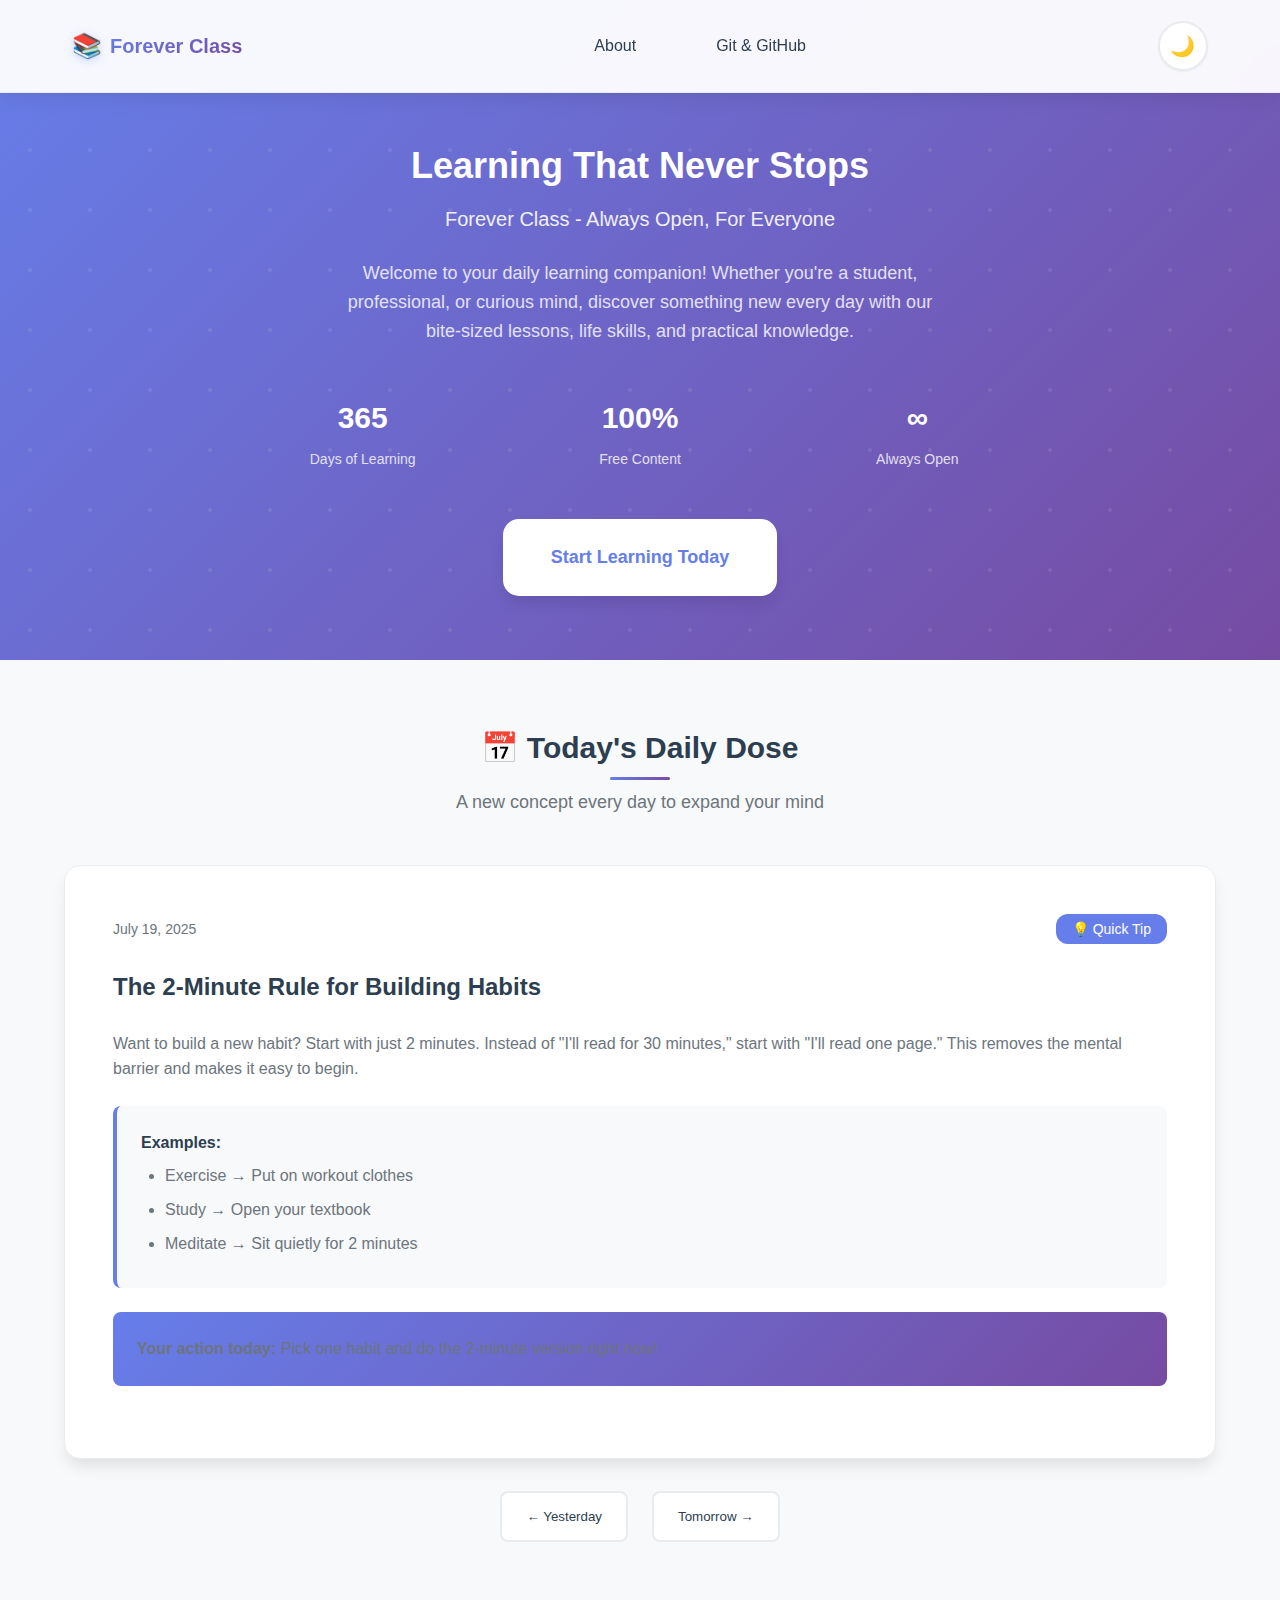
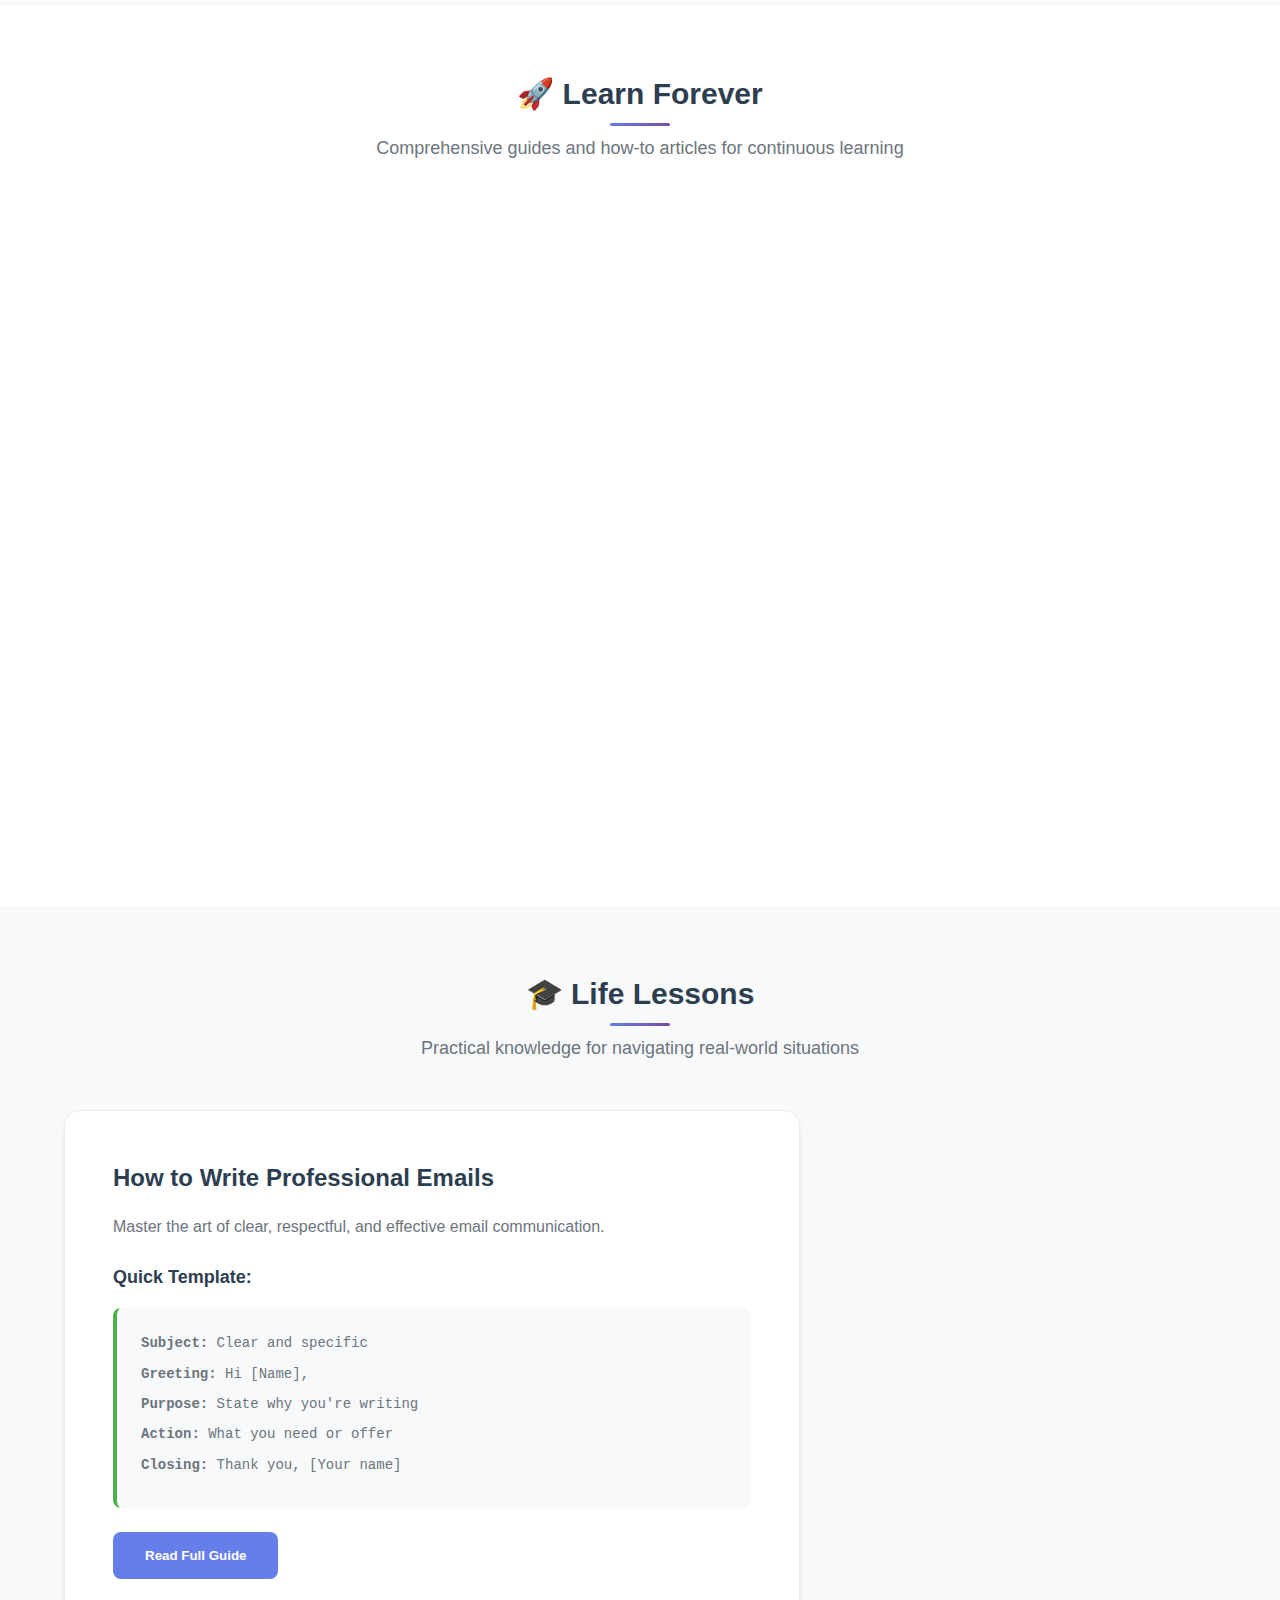
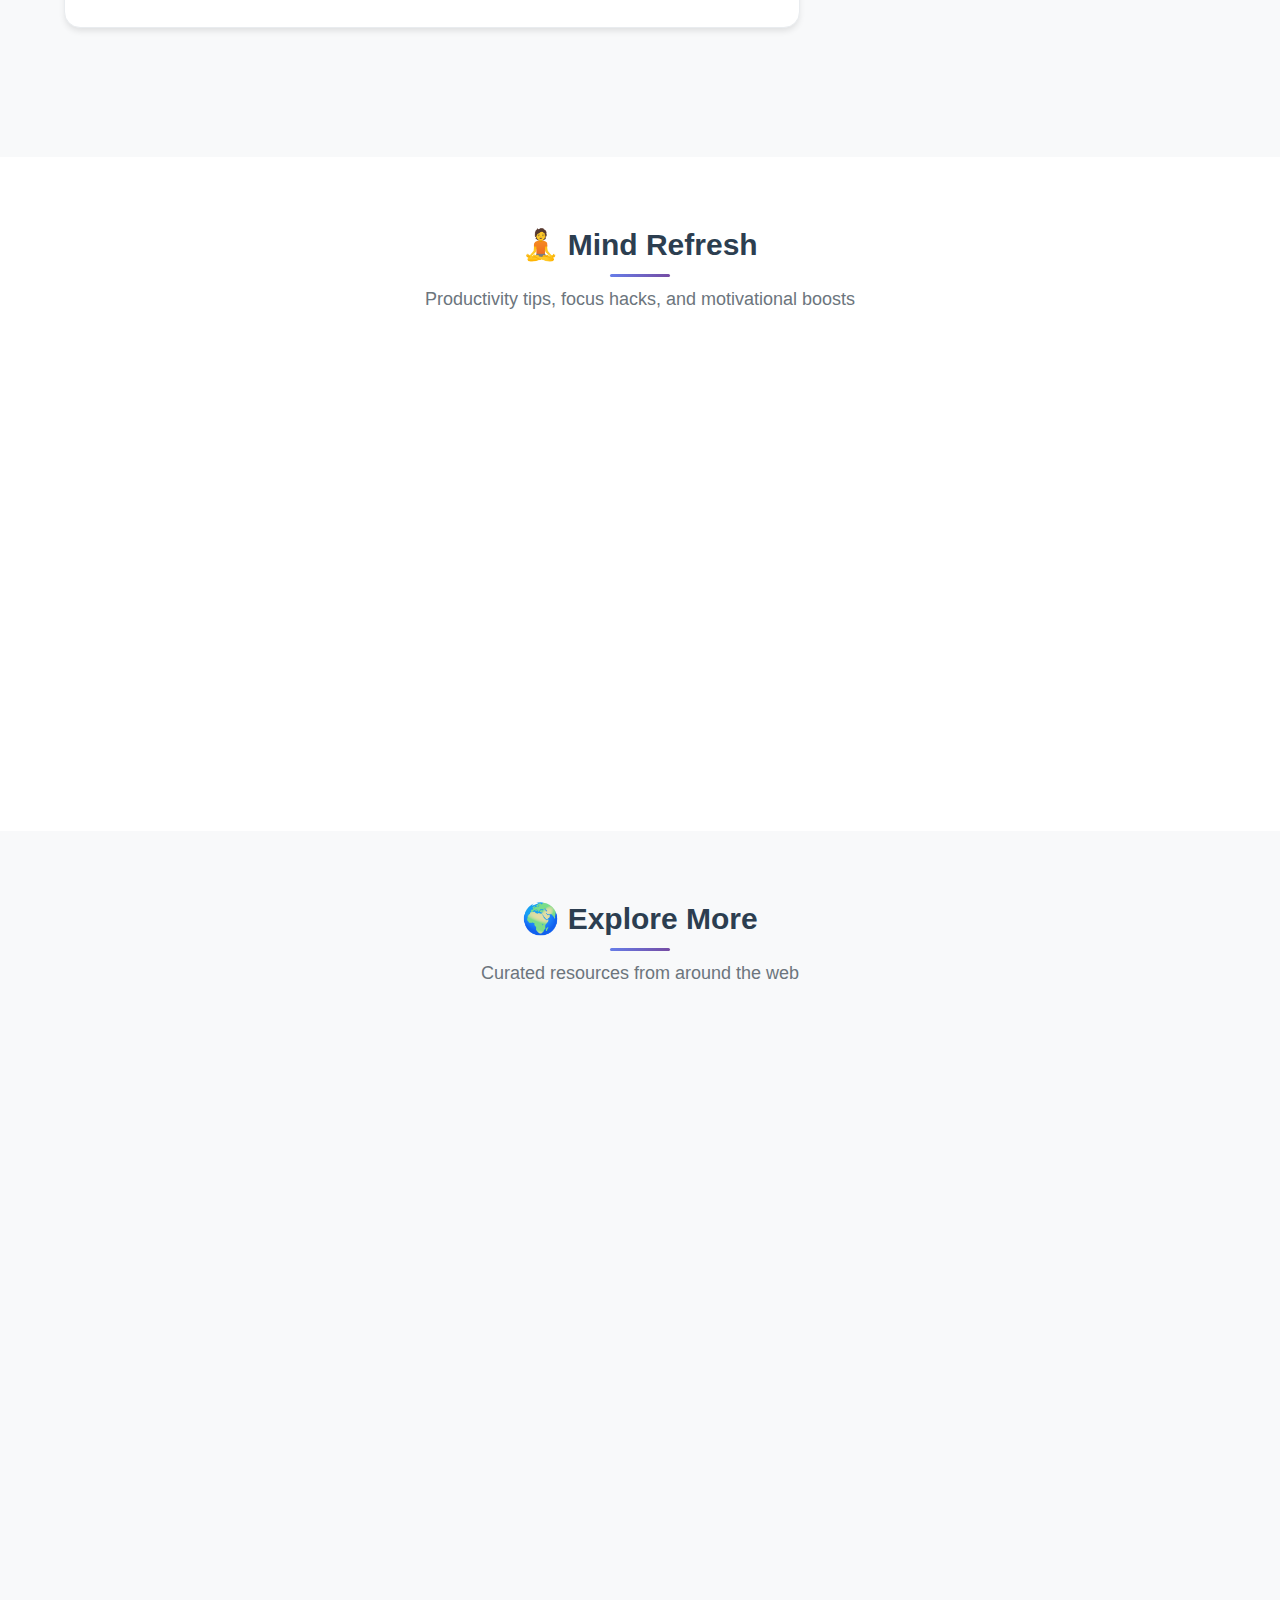
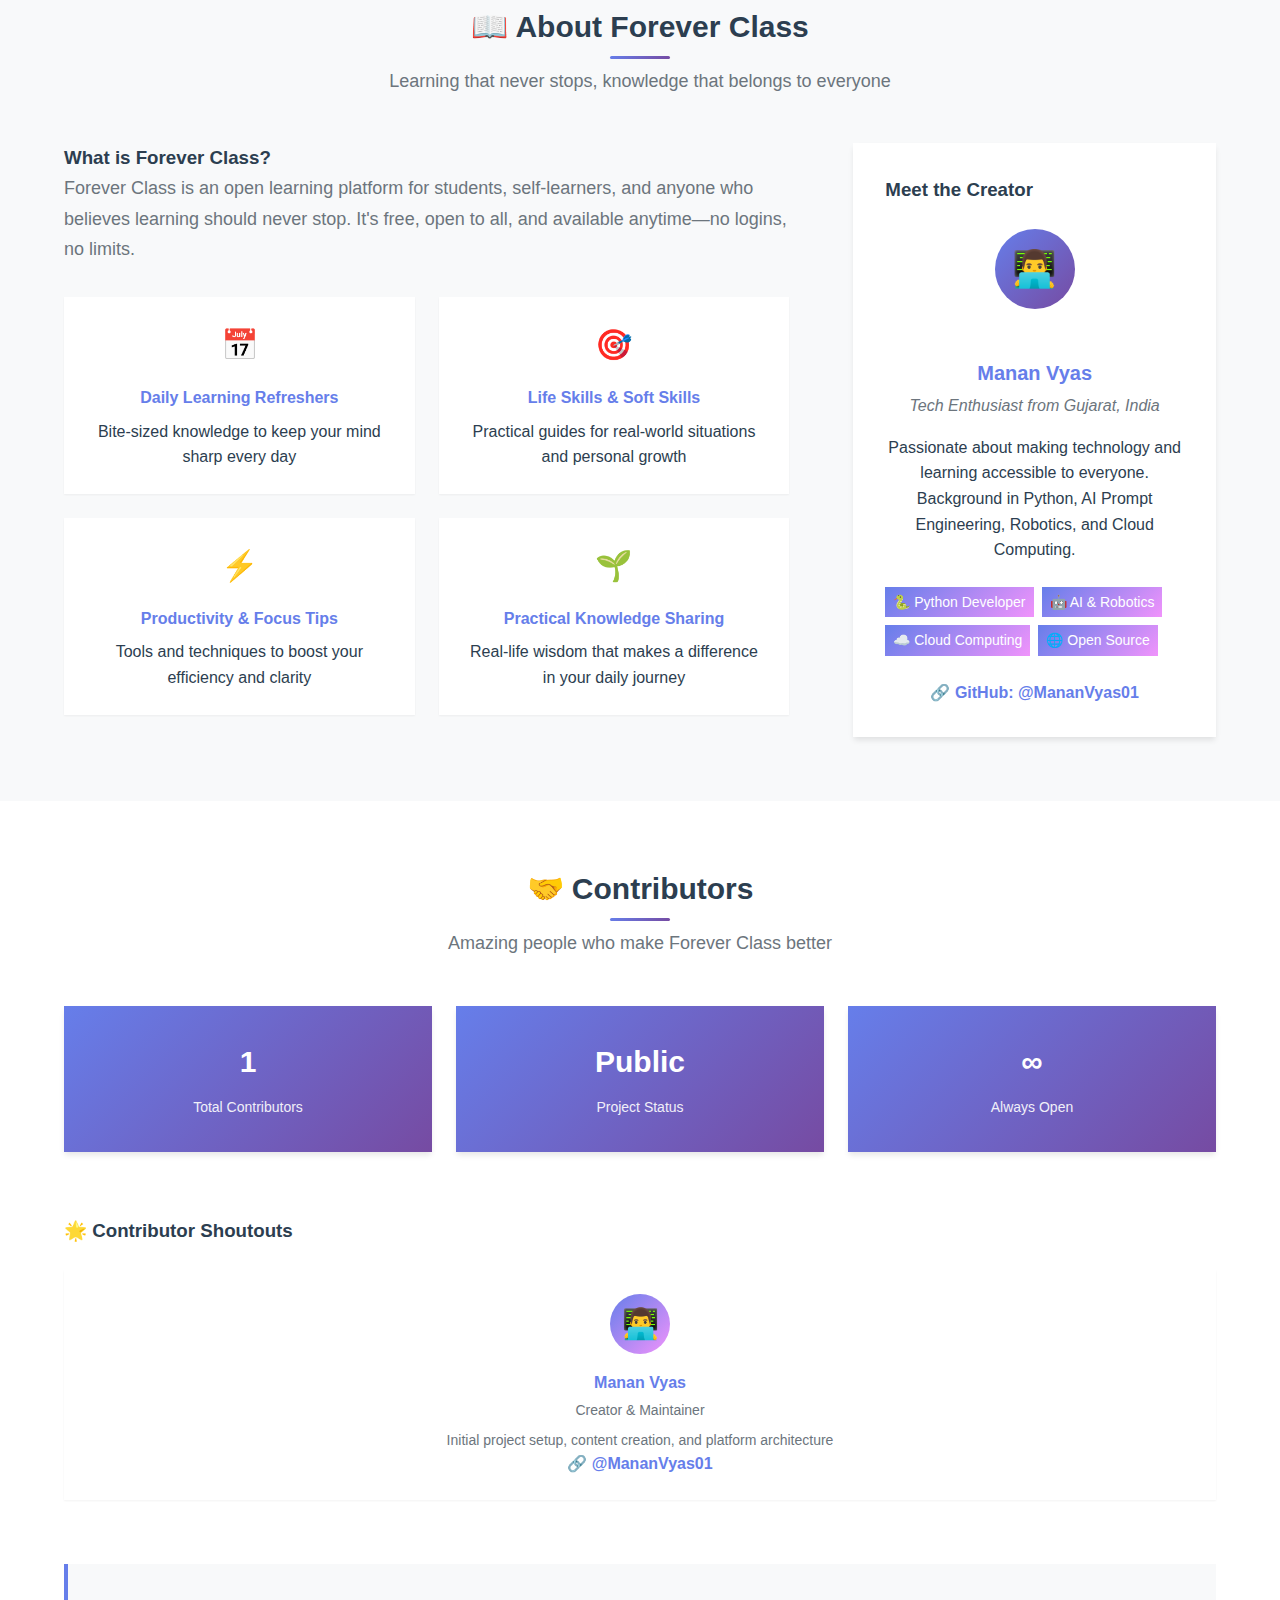
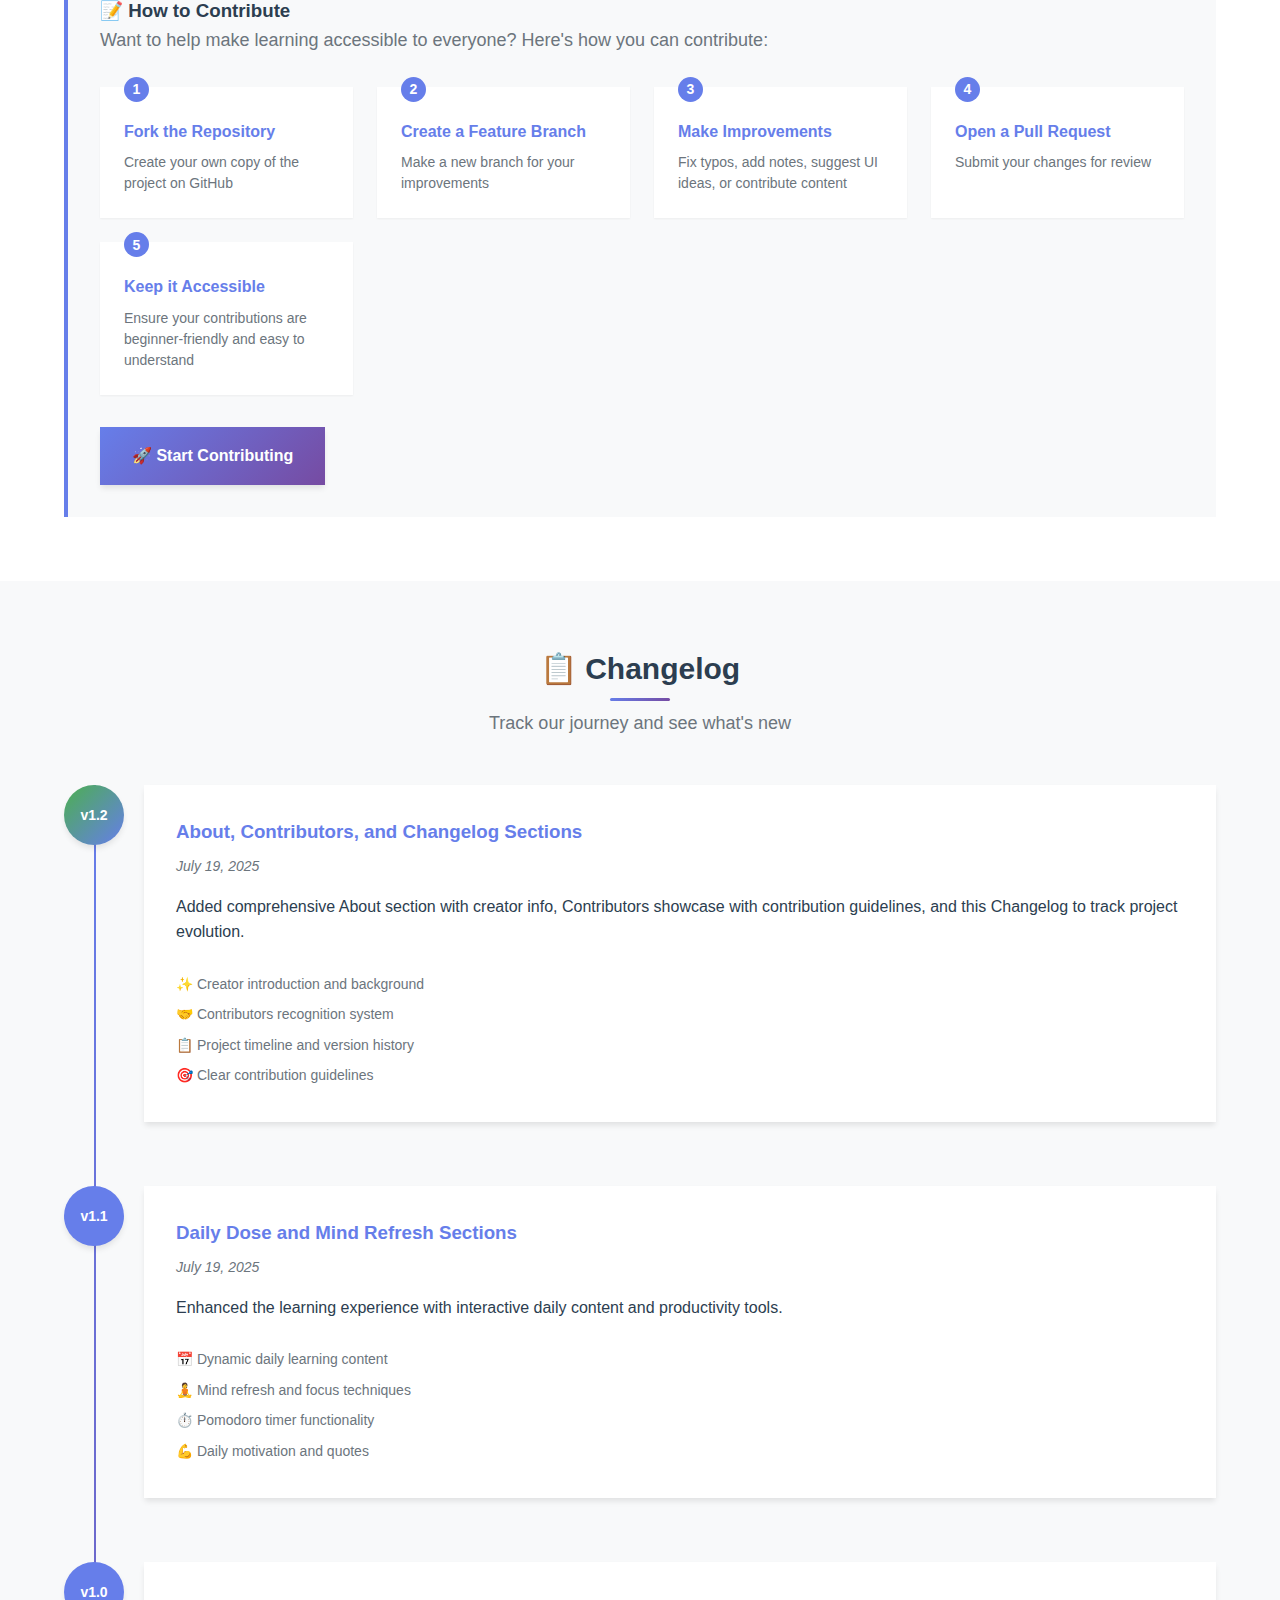
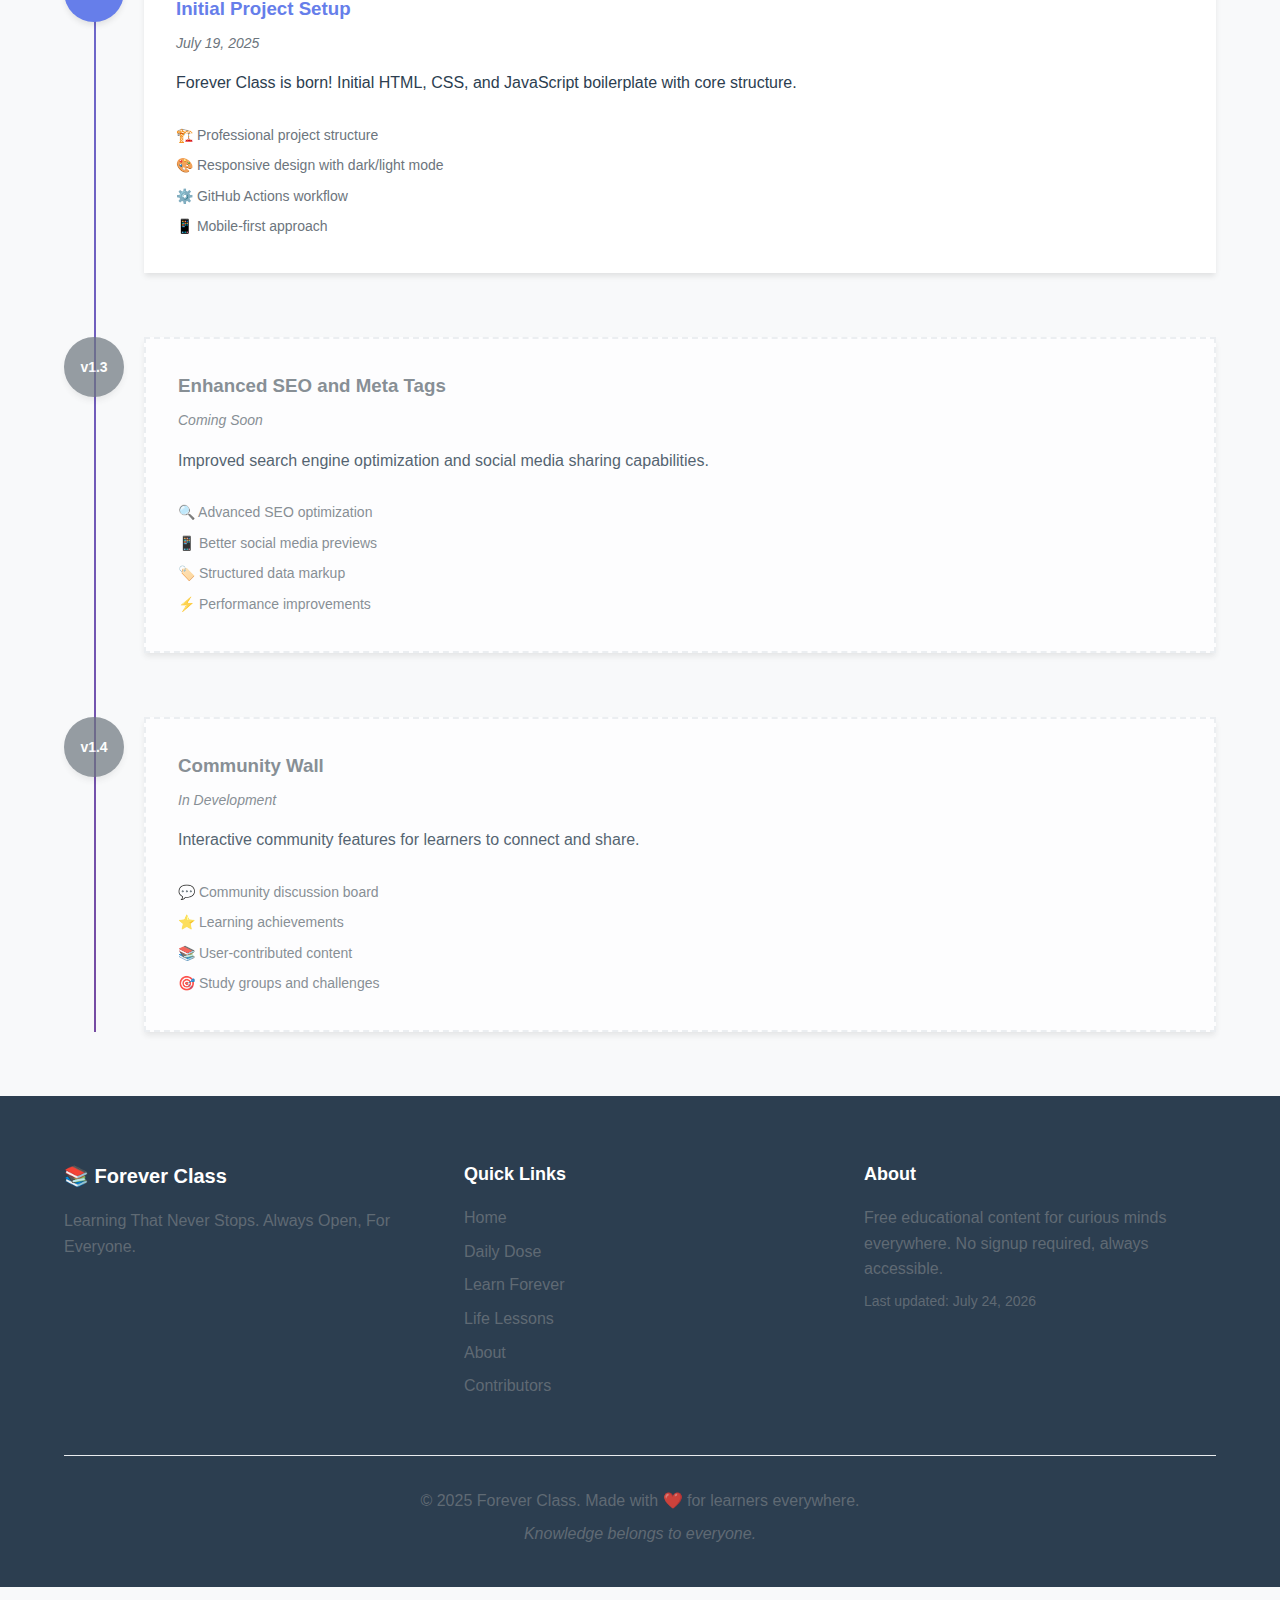
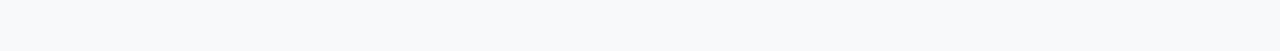
<file: forever-class/index.html>
<!DOCTYPE html>
<html lang="en">
<head>
    <meta charset="UTF-8">
    <meta name="viewport" content="width=device-width, initial-scale=1.0">
    <meta name="description" content="Forever Class - Learning That Never Stops. Free educational content for students, professionals, and lifelong learners. Always open, for everyone.">
    <meta name="keywords" content="learning, education, free courses, self-improvement, life skills, daily learning, study tips">
    <meta name="author" content="Forever Class">
    
    <!-- Open Graph / Facebook -->
    <meta property="og:type" content="website">
    <meta property="og:url" content="https://forever-class.github.io/">
    <meta property="og:title" content="Forever Class - Learning That Never Stops">
    <meta property="og:description" content="Free educational content for students, professionals, and lifelong learners. Always open, for everyone.">
    <meta property="og:image" content="https://forever-class.github.io/assets/og-image.png">

    <!-- Twitter -->
    <meta property="twitter:card" content="summary_large_image">
    <meta property="twitter:url" content="https://forever-class.github.io/">
    <meta property="twitter:title" content="Forever Class - Learning That Never Stops">
    <meta property="twitter:description" content="Free educational content for students, professionals, and lifelong learners. Always open, for everyone.">
    <meta property="twitter:image" content="https://forever-class.github.io/assets/og-image.png">

    <title>Forever Class - Learning That Never Stops</title>
    <link rel="stylesheet" href="css/style.css">
    <link rel="icon" type="image/x-icon" href="assets/favicon.ico">
</head>
<body>
    <!-- Navigation -->
    <nav class="navbar">
        <div class="nav-container">
            <div class="nav-logo">
                <span class="logo-icon">📚</span>
                <span class="logo-text">Forever Class</span>
            </div>
            <div class="nav-menu" id="nav-menu">
                <a href="#about" class="nav-link">About</a>
                <a href="git-github.html" class="nav-link">Git & GitHub</a>
            </div>
            <div class="nav-controls">
                <button class="theme-toggle" id="theme-toggle" aria-label="Toggle dark mode"><span>🌙</span></button>
                <button class="mobile-menu-toggle" id="mobile-menu-toggle" aria-label="Toggle mobile menu">
                    <span></span>
                    <span></span>
                    <span></span>
                </button>
            </div>
        </div>
    </nav>

    <!-- Hero Section -->
    <section id="home" class="hero">
        <div class="hero-content">
            <h1 class="hero-title">Learning That Never Stops</h1>
            <p class="hero-subtitle">Forever Class - Always Open, For Everyone</p>
            <p class="hero-description">
                Welcome to your daily learning companion! Whether you're a student, professional, or curious mind, 
                discover something new every day with our bite-sized lessons, life skills, and practical knowledge.
            </p>
            <div class="hero-stats">
                <div class="stat">
                    <span class="stat-number">365</span>
                    <span class="stat-label">Days of Learning</span>
                </div>
                <div class="stat">
                    <span class="stat-number">100%</span>
                    <span class="stat-label">Free Content</span>
                </div>
                <div class="stat">
                    <span class="stat-number">∞</span>
                    <span class="stat-label">Always Open</span>
                </div>
            </div>
            <a href="#daily-dose" class="cta-button">Start Learning Today</a>
        </div>
    </section>

    <!-- Daily Dose Section -->
    <section id="daily-dose" class="daily-dose">
        <div class="container">
            <h2 class="section-title">📅 Today's Daily Dose</h2>
            <p class="section-subtitle">A new concept every day to expand your mind</p>
            
            <div class="daily-card">
                <div class="daily-header">
                    <span class="daily-date" id="daily-date">July 19, 2025</span>
                    <span class="daily-category">💡 Quick Tip</span>
                </div>
                <h3 class="daily-title">The 2-Minute Rule for Building Habits</h3>
                <div class="daily-content">
                    <p>Want to build a new habit? Start with just 2 minutes. Instead of "I'll read for 30 minutes," start with "I'll read one page." This removes the mental barrier and makes it easy to begin.</p>
                    <div class="daily-example">
                        <strong>Examples:</strong>
                        <ul>
                            <li>Exercise → Put on workout clothes</li>
                            <li>Study → Open your textbook</li>
                            <li>Meditate → Sit quietly for 2 minutes</li>
                        </ul>
                    </div>
                    <p class="daily-action"><strong>Your action today:</strong> Pick one habit and do the 2-minute version right now!</p>
                </div>
            </div>
            
            <div class="daily-navigation">
                <button class="nav-btn" id="prev-day">← Yesterday</button>
                <button class="nav-btn" id="next-day">Tomorrow →</button>
            </div>
        </div>
    </section>

    <!-- Learn Forever Section -->
    <section id="learn-forever" class="learn-forever">
        <div class="container">
            <h2 class="section-title">🚀 Learn Forever</h2>
            <p class="section-subtitle">Comprehensive guides and how-to articles for continuous learning</p>
            
            <div class="learning-grid">
                <article class="learning-card">
                    <div class="card-icon">💻</div>
                    <h3>Tech Made Simple</h3>
                    <p>Understand technology without the jargon. From how the internet works to AI basics.</p>
                    <a href="git-github.html" class="card-link">Git & GitHub Mastery →</a>
                </article>
                
                <article class="learning-card">
                    <div class="card-icon">🎯</div>
                    <h3>Study Strategies</h3>
                    <p>Proven methods to learn faster, remember more, and study smarter.</p>
                    <a href="#" class="card-link">Learn How →</a>
                </article>
                
                <article class="learning-card">
                    <div class="card-icon">🌱</div>
                    <h3>Personal Growth</h3>
                    <p>Build confidence, set goals, and develop the mindset for success.</p>
                    <a href="#" class="card-link">Grow Today →</a>
                </article>
                
                <article class="learning-card">
                    <div class="card-icon">🎨</div>
                    <h3>Creative Skills</h3>
                    <p>Express yourself through writing, design, music, and other creative outlets.</p>
                    <a href="#" class="card-link">Get Creative →</a>
                </article>
            </div>
        </div>
    </section>

    <!-- Life Lessons Section -->
    <section id="life-lessons" class="life-lessons">
        <div class="container">
            <h2 class="section-title">🎓 Life Lessons</h2>
            <p class="section-subtitle">Practical knowledge for navigating real-world situations</p>
            
            <div class="lessons-container">
                <div class="lesson-featured">
                    <h3>How to Write Professional Emails</h3>
                    <p>Master the art of clear, respectful, and effective email communication.</p>
                    <div class="lesson-preview">
                        <h4>Quick Template:</h4>
                        <div class="email-template">
                            <p><strong>Subject:</strong> Clear and specific</p>
                            <p><strong>Greeting:</strong> Hi [Name],</p>
                            <p><strong>Purpose:</strong> State why you're writing</p>
                            <p><strong>Action:</strong> What you need or offer</p>
                            <p><strong>Closing:</strong> Thank you, [Your name]</p>
                        </div>
                    </div>
                    <button class="lesson-btn">Read Full Guide</button>
                </div>
                
                <div class="lessons-list">
                    <div class="lesson-item">
                        <span class="lesson-icon">🗣️</span>
                        <div>
                            <h4>Interview Confidence</h4>
                            <p>Prepare, practice, and present your best self</p>
                        </div>
                    </div>
                    <div class="lesson-item">
                        <span class="lesson-icon">🤝</span>
                        <div>
                            <h4>Networking Naturally</h4>
                            <p>Build genuine connections without feeling fake</p>
                        </div>
                    </div>
                    <div class="lesson-item">
                        <span class="lesson-icon">💰</span>
                        <div>
                            <h4>Money Basics</h4>
                            <p>Budgeting, saving, and understanding finances</p>
                        </div>
                    </div>
                    <div class="lesson-item">
                        <span class="lesson-icon">🧠</span>
                        <div>
                            <h4>Critical Thinking</h4>
                            <p>Analyze information and make better decisions</p>
                        </div>
                    </div>
                </div>
            </div>
        </div>
    </section>

    <!-- Mind Refresh Section -->
    <section id="mind-refresh" class="mind-refresh">
        <div class="container">
            <h2 class="section-title">🧘 Mind Refresh</h2>
            <p class="section-subtitle">Productivity tips, focus hacks, and motivational boosts</p>
            
            <div class="refresh-grid">
                <div class="refresh-card productivity">
                    <h3>⚡ Focus Hack</h3>
                    <div class="technique">
                        <h4>The Pomodoro Technique</h4>
                        <div class="timer-visual">
                            <span class="timer">25 min</span>
                            <span class="break">5 min break</span>
                        </div>
                        <p>Work in focused 25-minute blocks. Your brain will thank you!</p>
                        <button class="start-timer">Start Timer</button>
                    </div>
                </div>
                
                <div class="refresh-card motivation">
                    <h3>💪 Daily Motivation</h3>
                    <blockquote class="quote">
                        "The expert in anything was once a beginner."
                        <cite>- Helen Hayes</cite>
                    </blockquote>
                    <p class="motivation-tip">Remember: Every master was once a disaster. Keep going!</p>
                </div>
                
                <div class="refresh-card wellness">
                    <h3>🌿 Quick Reset</h3>
                    <div class="breathing-exercise">
                        <h4>4-7-8 Breathing</h4>
                        <ol>
                            <li>Breathe in for 4 seconds</li>
                            <li>Hold for 7 seconds</li>
                            <li>Exhale for 8 seconds</li>
                        </ol>
                        <p>Instant stress relief and mental clarity.</p>
                    </div>
                </div>
            </div>
        </div>
    </section>

    <!-- Explore More Section -->
    <section id="explore" class="explore-more">
        <div class="container">
            <h2 class="section-title">🌍 Explore More</h2>
            <p class="section-subtitle">Curated resources from around the web</p>
            
            <div class="resources-grid">
                <div class="resource-category">
                    <h3>📚 Free Learning Platforms</h3>
                    <ul class="resource-list">
                        <li><a href="https://www.khanacademy.org" target="_blank">Khan Academy - Math, Science, Programming</a></li>
                        <li><a href="https://www.coursera.org" target="_blank">Coursera - University Courses</a></li>
                        <li><a href="https://www.edx.org" target="_blank">edX - Professional Skills</a></li>
                    </ul>
                </div>
                
                <div class="resource-category">
                    <h3>🛠️ Practical Tools</h3>
                    <ul class="resource-list">
                        <li><a href="https://www.grammarly.com" target="_blank">Grammarly - Writing Assistant</a></li>
                        <li><a href="https://www.notion.so" target="_blank">Notion - Note Taking</a></li>
                        <li><a href="https://www.canva.com" target="_blank">Canva - Design Made Easy</a></li>
                    </ul>
                </div>
                
                <div class="resource-category">
                    <h3>🧠 Knowledge Sources</h3>
                    <ul class="resource-list">
                        <li><a href="https://www.ted.com" target="_blank">TED Talks - Ideas Worth Spreading</a></li>
                        <li><a href="https://www.wikipedia.org" target="_blank">Wikipedia - Free Encyclopedia</a></li>
                        <li><a href="https://www.youtube.com/education" target="_blank">YouTube EDU - Educational Videos</a></li>
                    </ul>
                </div>
            </div>
        </div>
    </section>

    <!-- About Section -->
    <section id="about" class="about">
        <div class="container">
            <h2 class="section-title">📖 About Forever Class</h2>
            <p class="section-subtitle">Learning that never stops, knowledge that belongs to everyone</p>
            
            <div class="about-content">
                <div class="about-main">
                    <h3>What is Forever Class?</h3>
                    <p class="about-description">
                        Forever Class is an open learning platform for students, self-learners, and anyone who believes learning should never stop. 
                        It's free, open to all, and available anytime—no logins, no limits.
                    </p>
                    
                    <div class="mission-grid">
                        <div class="mission-item">
                            <span class="mission-icon">📅</span>
                            <h4>Daily Learning Refreshers</h4>
                            <p>Bite-sized knowledge to keep your mind sharp every day</p>
                        </div>
                        <div class="mission-item">
                            <span class="mission-icon">🎯</span>
                            <h4>Life Skills & Soft Skills</h4>
                            <p>Practical guides for real-world situations and personal growth</p>
                        </div>
                        <div class="mission-item">
                            <span class="mission-icon">⚡</span>
                            <h4>Productivity & Focus Tips</h4>
                            <p>Tools and techniques to boost your efficiency and clarity</p>
                        </div>
                        <div class="mission-item">
                            <span class="mission-icon">🌱</span>
                            <h4>Practical Knowledge Sharing</h4>
                            <p>Real-life wisdom that makes a difference in your daily journey</p>
                        </div>
                    </div>
                </div>
                
                <div class="creator-info">
                    <h3>Meet the Creator</h3>
                    <div class="creator-card">
                        <div class="creator-avatar">👨‍💻</div>
                        <div class="creator-details">
                            <h4>Manan Vyas</h4>
                            <p class="creator-location">Tech Enthusiast from Gujarat, India</p>
                            <p class="creator-bio">
                                Passionate about making technology and learning accessible to everyone. 
                                Background in Python, AI Prompt Engineering, Robotics, and Cloud Computing.
                            </p>
                            <div class="creator-badges">
                                <span class="badge">🐍 Python Developer</span>
                                <span class="badge">🤖 AI & Robotics</span>
                                <span class="badge">☁️ Cloud Computing</span>
                                <span class="badge">🌐 Open Source</span>
                            </div>
                            <a href="https://github.com/MananVyas01" target="_blank" class="github-link">
                                🔗 GitHub: @MananVyas01
                            </a>
                        </div>
                    </div>
                </div>
            </div>
        </div>
    </section>

    <!-- Contributors Section -->
    <section id="contributors" class="contributors">
        <div class="container">
            <h2 class="section-title">🤝 Contributors</h2>
            <p class="section-subtitle">Amazing people who make Forever Class better</p>
            
            <div class="contributors-content">
                <div class="contribution-stats">
                    <div class="stat-card">
                        <span class="stat-number">1</span>
                        <span class="stat-label">Total Contributors</span>
                    </div>
                    <div class="stat-card">
                        <span class="stat-number">Public</span>
                        <span class="stat-label">Project Status</span>
                    </div>
                    <div class="stat-card">
                        <span class="stat-number">∞</span>
                        <span class="stat-label">Always Open</span>
                    </div>
                </div>
                
                <div class="contributors-list">
                    <h3>🌟 Contributor Shoutouts</h3>
                    <div class="contributor-grid" id="contributor-grid">
                        <div class="contributor-card">
                            <div class="contributor-avatar">👨‍💻</div>
                            <h4>Manan Vyas</h4>
                            <p class="contributor-role">Creator & Maintainer</p>
                            <p class="contributor-contributions">Initial project setup, content creation, and platform architecture</p>
                        </div>
                        <!-- Future contributors will be added here dynamically -->
                    </div>
                </div>
                
                <div class="contribution-guidelines">
                    <h3>📝 How to Contribute</h3>
                    <p class="guidelines-intro">Want to help make learning accessible to everyone? Here's how you can contribute:</p>
                    <div class="guidelines-steps">
                        <div class="step">
                            <span class="step-number">1</span>
                            <h4>Fork the Repository</h4>
                            <p>Create your own copy of the project on GitHub</p>
                        </div>
                        <div class="step">
                            <span class="step-number">2</span>
                            <h4>Create a Feature Branch</h4>
                            <p>Make a new branch for your improvements</p>
                        </div>
                        <div class="step">
                            <span class="step-number">3</span>
                            <h4>Make Improvements</h4>
                            <p>Fix typos, add notes, suggest UI ideas, or contribute content</p>
                        </div>
                        <div class="step">
                            <span class="step-number">4</span>
                            <h4>Open a Pull Request</h4>
                            <p>Submit your changes for review</p>
                        </div>
                        <div class="step">
                            <span class="step-number">5</span>
                            <h4>Keep it Accessible</h4>
                            <p>Ensure your contributions are beginner-friendly and easy to understand</p>
                        </div>
                    </div>
                    <a href="https://github.com/MananVyas01" target="_blank" class="contribute-btn">🚀 Start Contributing</a>
                </div>
            </div>
        </div>
    </section>

    <!-- Changelog Section -->
    <section id="changelog" class="changelog">
        <div class="container">
            <h2 class="section-title">📋 Changelog</h2>
            <p class="section-subtitle">Track our journey and see what's new</p>
            
            <div class="changelog-timeline" id="changelog-timeline">
                <div class="timeline-item">
                    <div class="timeline-marker current">v1.2</div>
                    <div class="timeline-content">
                        <h3>About, Contributors, and Changelog Sections</h3>
                        <p class="timeline-date">July 19, 2025</p>
                        <p>Added comprehensive About section with creator info, Contributors showcase with contribution guidelines, and this Changelog to track project evolution.</p>
                        <ul class="changelog-features">
                            <li>✨ Creator introduction and background</li>
                            <li>🤝 Contributors recognition system</li>
                            <li>📋 Project timeline and version history</li>
                            <li>🎯 Clear contribution guidelines</li>
                        </ul>
                    </div>
                </div>
                
                <div class="timeline-item">
                    <div class="timeline-marker">v1.1</div>
                    <div class="timeline-content">
                        <h3>Daily Dose and Mind Refresh Sections</h3>
                        <p class="timeline-date">July 19, 2025</p>
                        <p>Enhanced the learning experience with interactive daily content and productivity tools.</p>
                        <ul class="changelog-features">
                            <li>📅 Dynamic daily learning content</li>
                            <li>🧘 Mind refresh and focus techniques</li>
                            <li>⏱️ Pomodoro timer functionality</li>
                            <li>💪 Daily motivation and quotes</li>
                        </ul>
                    </div>
                </div>
                
                <div class="timeline-item">
                    <div class="timeline-marker">v1.0</div>
                    <div class="timeline-content">
                        <h3>Initial Project Setup</h3>
                        <p class="timeline-date">July 19, 2025</p>
                        <p>Forever Class is born! Initial HTML, CSS, and JavaScript boilerplate with core structure.</p>
                        <ul class="changelog-features">
                            <li>🏗️ Professional project structure</li>
                            <li>🎨 Responsive design with dark/light mode</li>
                            <li>⚙️ GitHub Actions workflow</li>
                            <li>📱 Mobile-first approach</li>
                        </ul>
                    </div>
                </div>
                
                <div class="timeline-item planned">
                    <div class="timeline-marker planned">v1.3</div>
                    <div class="timeline-content">
                        <h3>Enhanced SEO and Meta Tags</h3>
                        <p class="timeline-date">Coming Soon</p>
                        <p>Improved search engine optimization and social media sharing capabilities.</p>
                        <ul class="changelog-features">
                            <li>🔍 Advanced SEO optimization</li>
                            <li>📱 Better social media previews</li>
                            <li>🏷️ Structured data markup</li>
                            <li>⚡ Performance improvements</li>
                        </ul>
                    </div>
                </div>
                
                <div class="timeline-item planned">
                    <div class="timeline-marker planned">v1.4</div>
                    <div class="timeline-content">
                        <h3>Community Wall</h3>
                        <p class="timeline-date">In Development</p>
                        <p>Interactive community features for learners to connect and share.</p>
                        <ul class="changelog-features">
                            <li>💬 Community discussion board</li>
                            <li>⭐ Learning achievements</li>
                            <li>📚 User-contributed content</li>
                            <li>🎯 Study groups and challenges</li>
                        </ul>
                    </div>
                </div>
            </div>
        </div>

    <!-- Footer -->
    <footer class="footer">
        <div class="container">
            <div class="footer-content">
                <div class="footer-brand">
                    <h3>📚 Forever Class</h3>
                    <p>Learning That Never Stops. Always Open, For Everyone.</p>
                </div>
                <div class="footer-links">
                    <h4>Quick Links</h4>
                    <a href="#home">Home</a>
                    <a href="#daily-dose">Daily Dose</a>
                    <a href="#learn-forever">Learn Forever</a>
                    <a href="#life-lessons">Life Lessons</a>
                    <a href="#about">About</a>
                    <a href="#contributors">Contributors</a>
                </div>
                <div class="footer-info">
                    <h4>About</h4>
                    <p>Free educational content for curious minds everywhere. No signup required, always accessible.</p>
                    <p class="update-info">Last updated: <span id="last-updated">July 19, 2025</span></p>
                </div>
            </div>
            <div class="footer-bottom">
                <p>&copy; 2025 Forever Class. Made with ❤️ for learners everywhere.</p>
                <p class="motto">Knowledge belongs to everyone.</p>
            </div>
        </div>
    </footer>

    <script src="js/script.js"></script>
</body>
</html>
</file>
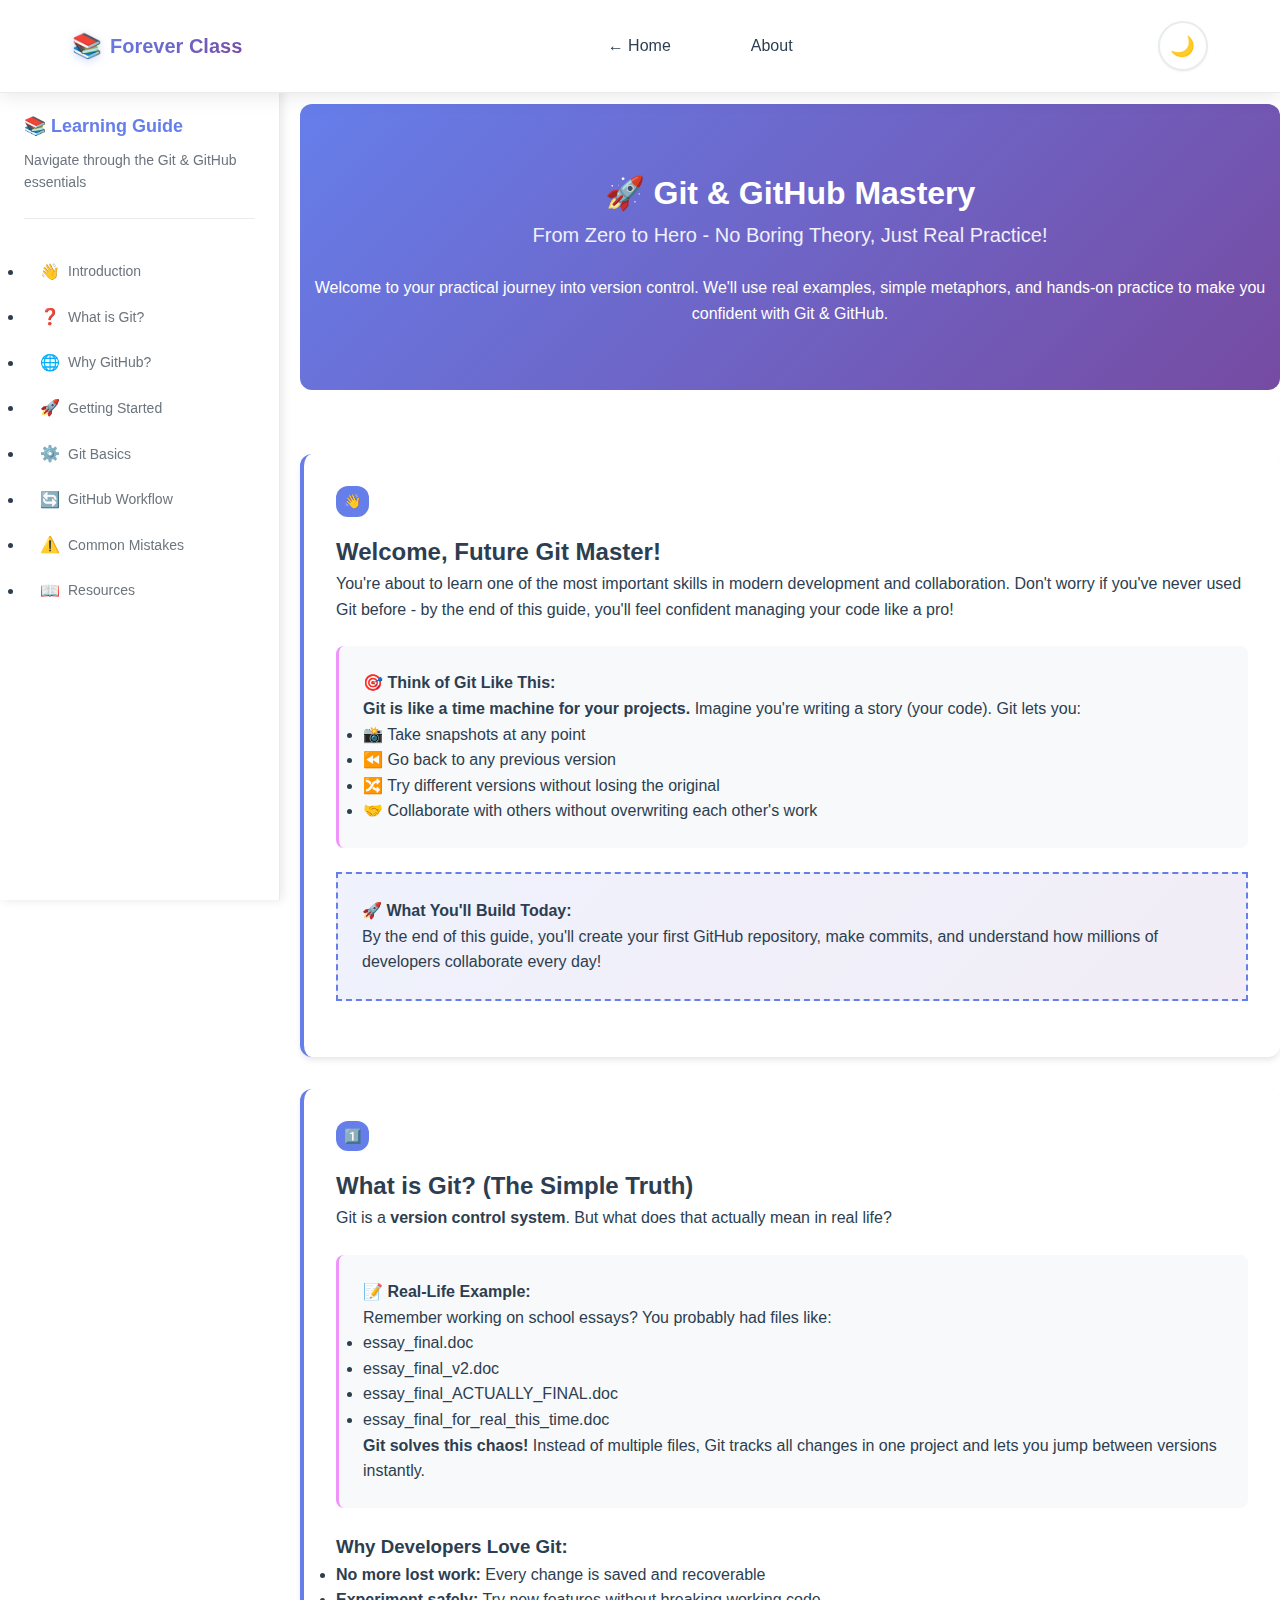
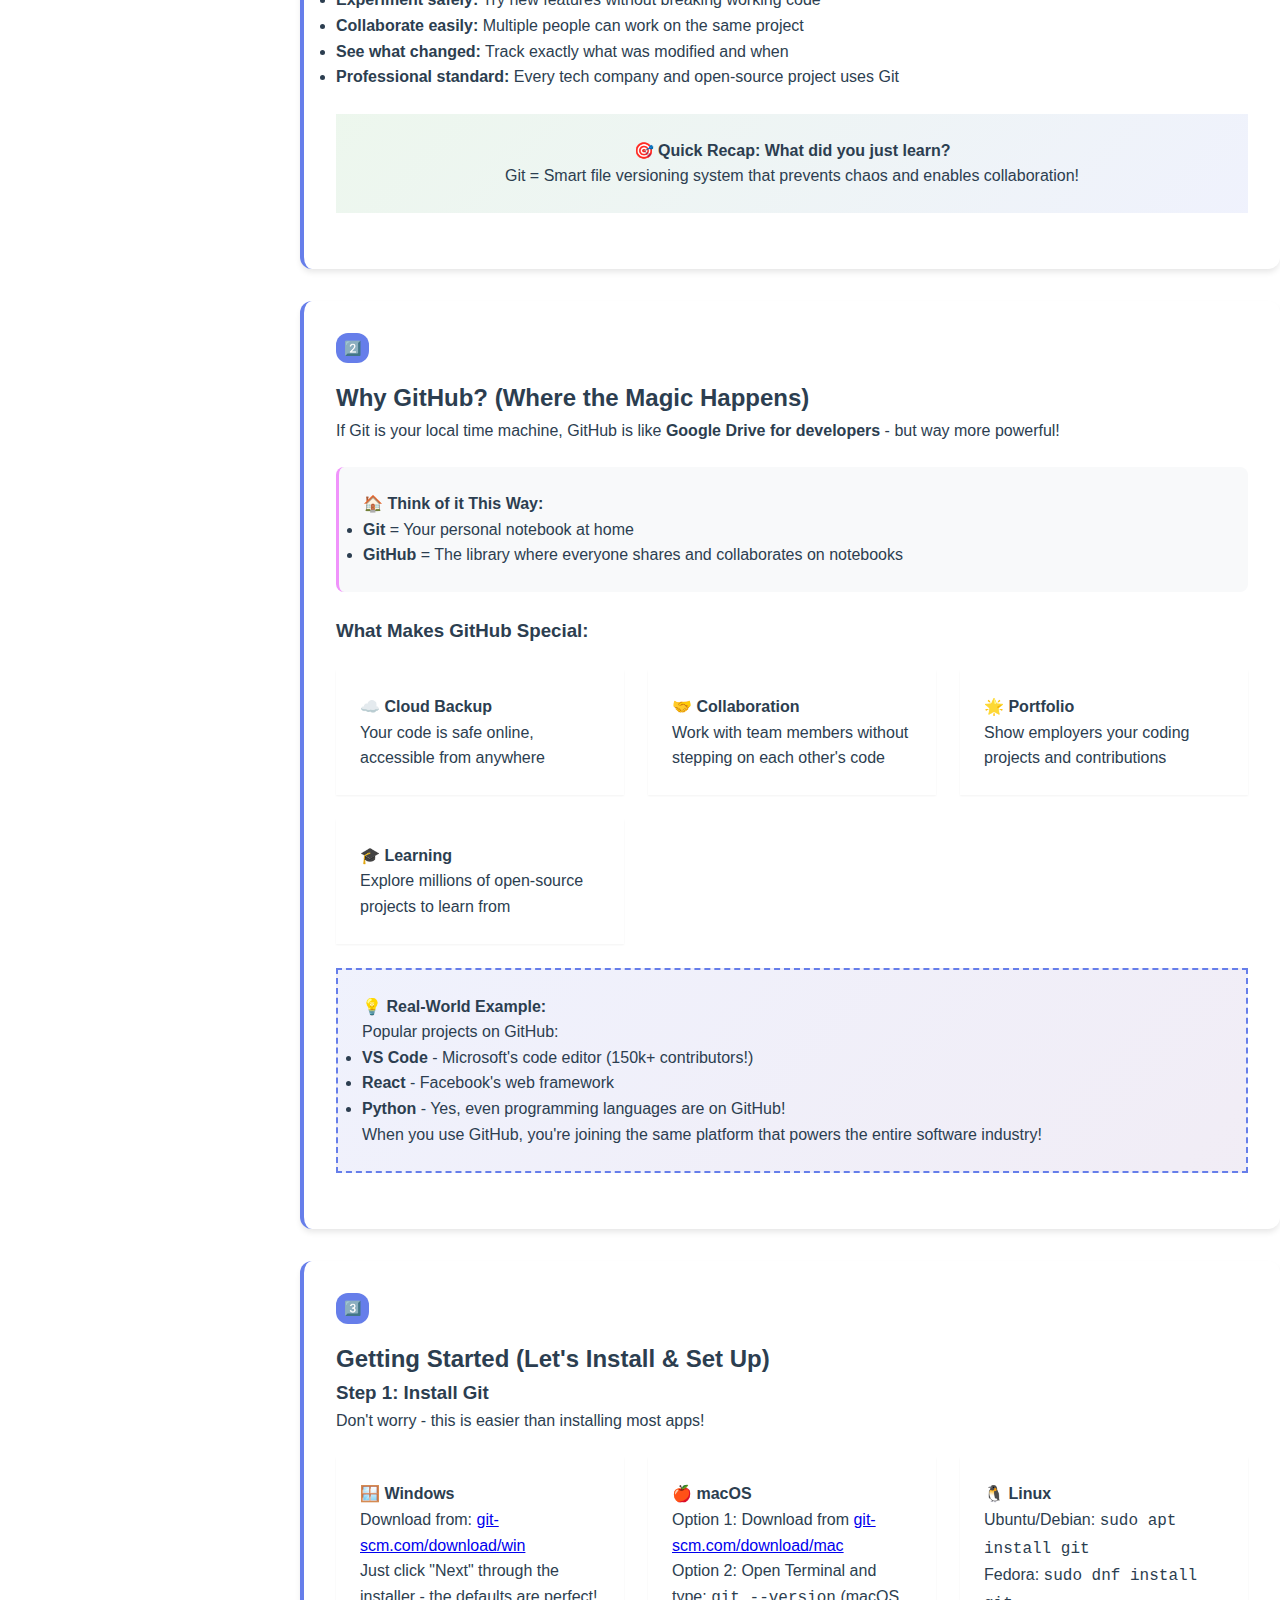
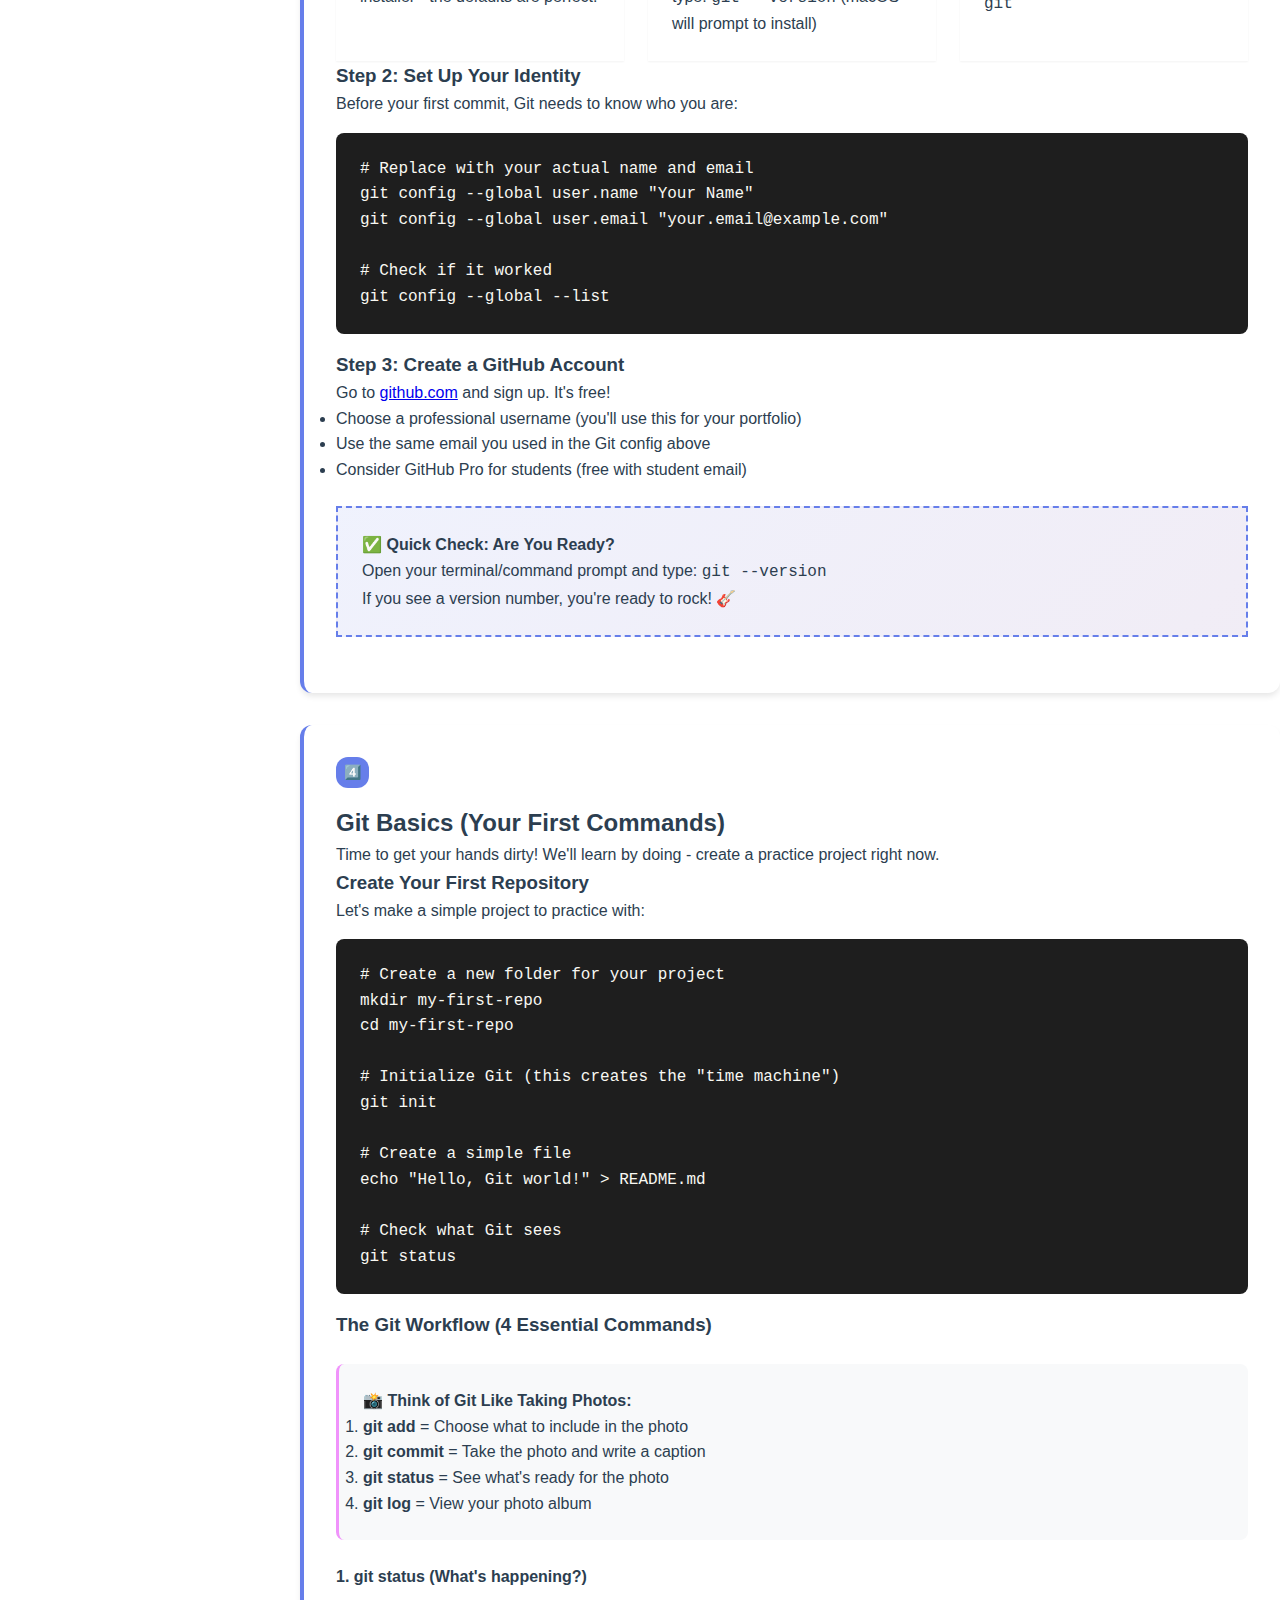
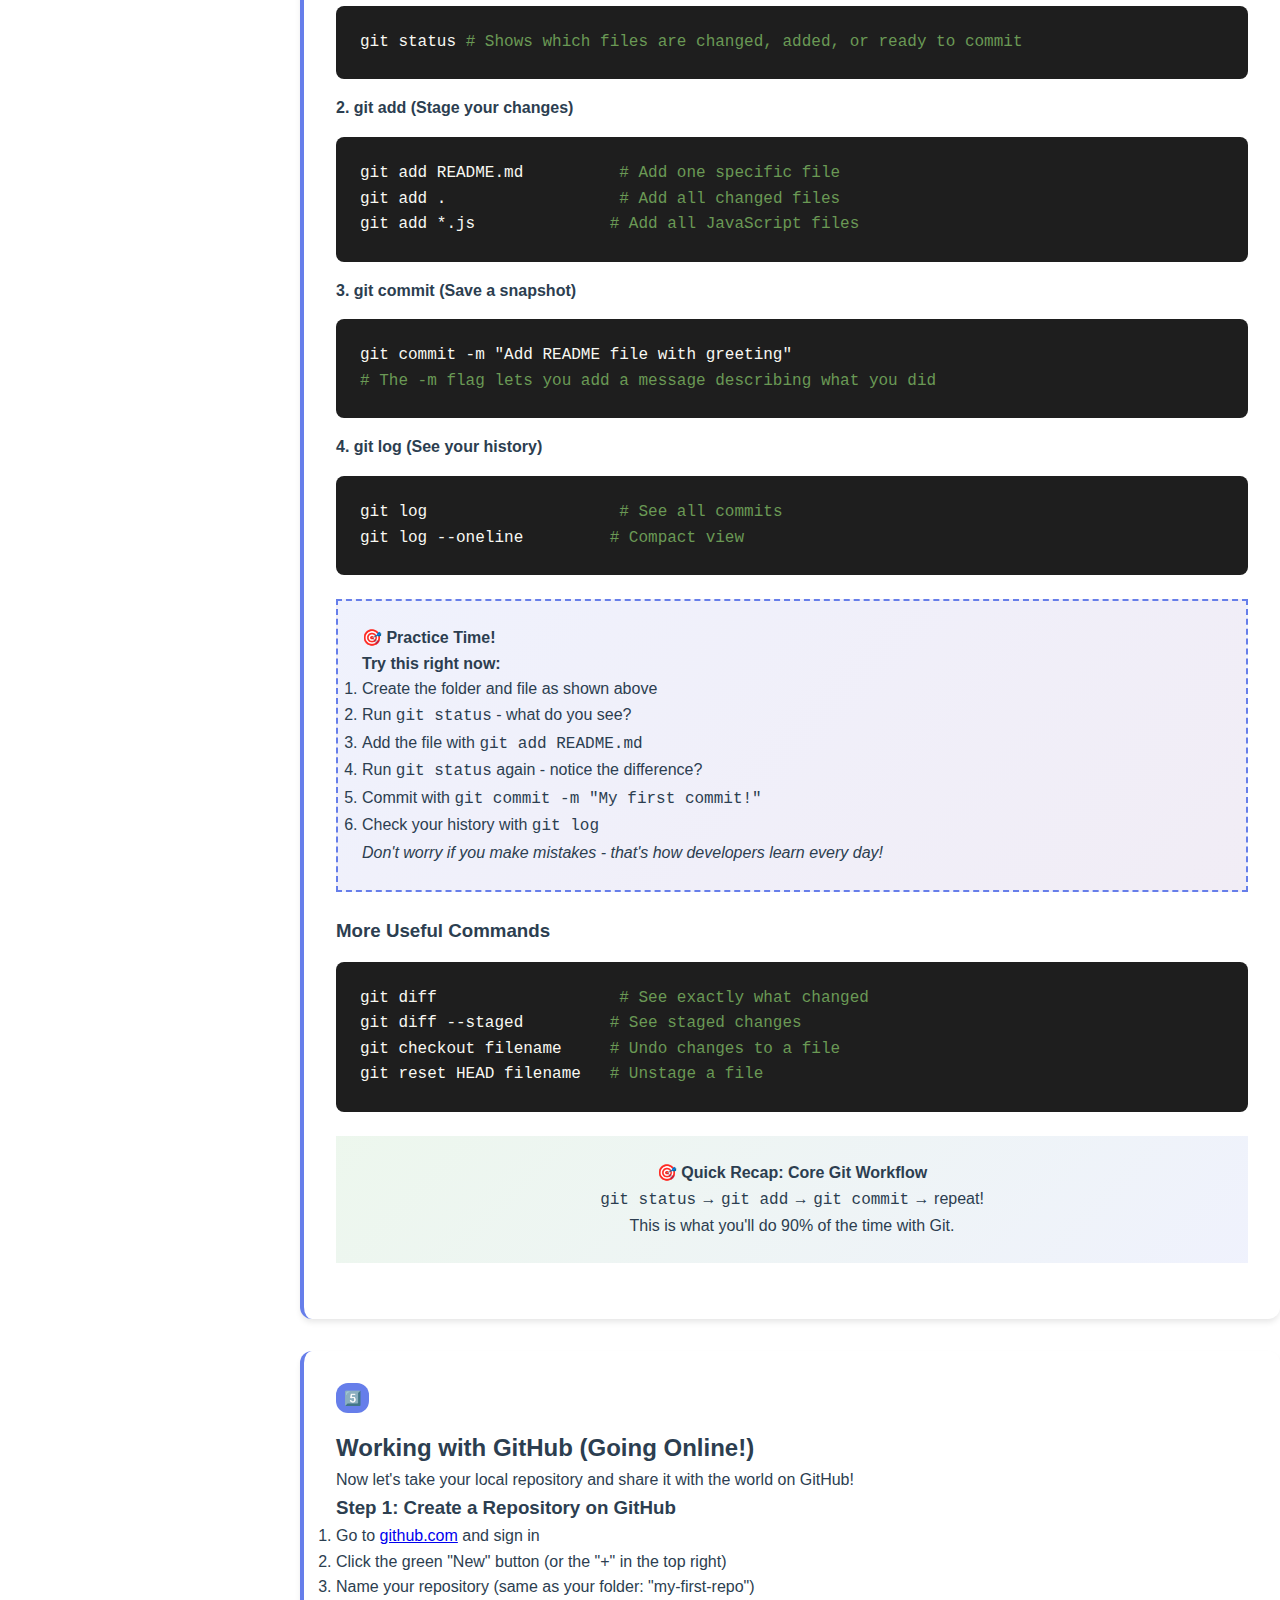
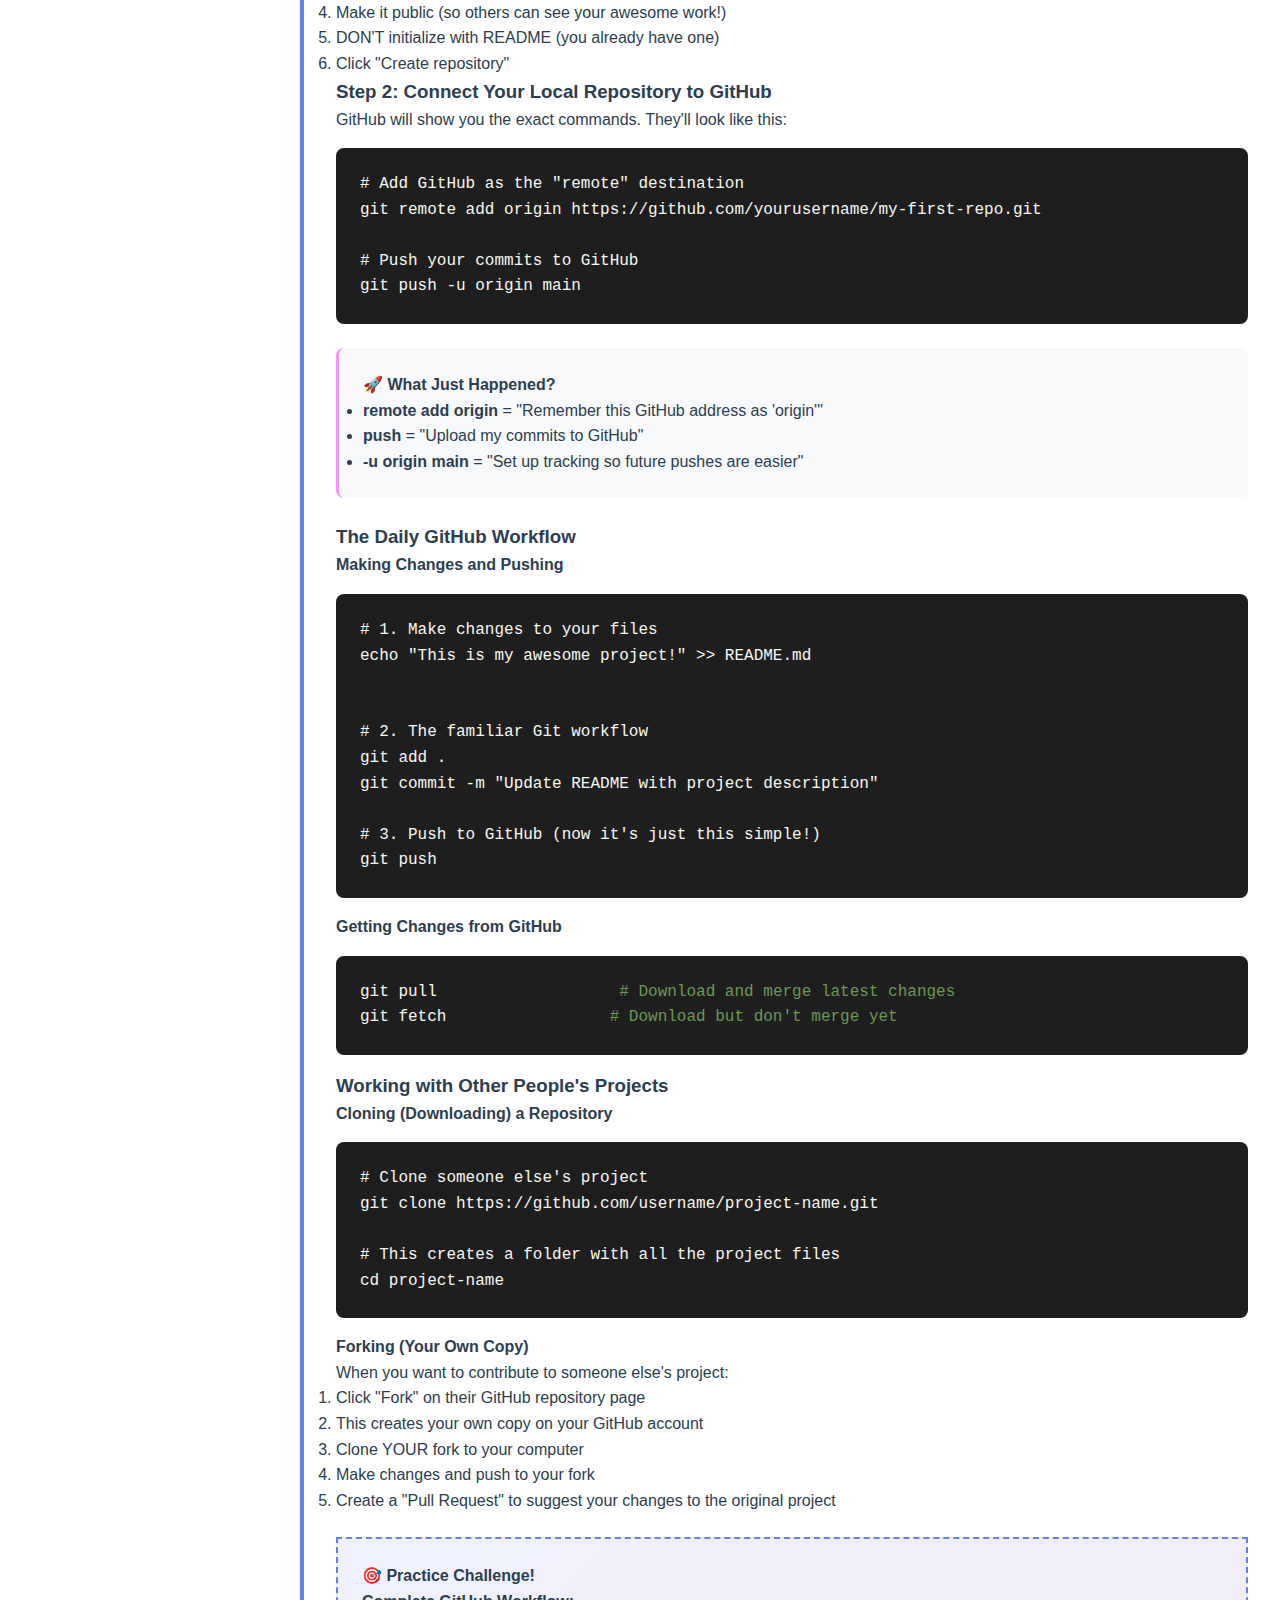
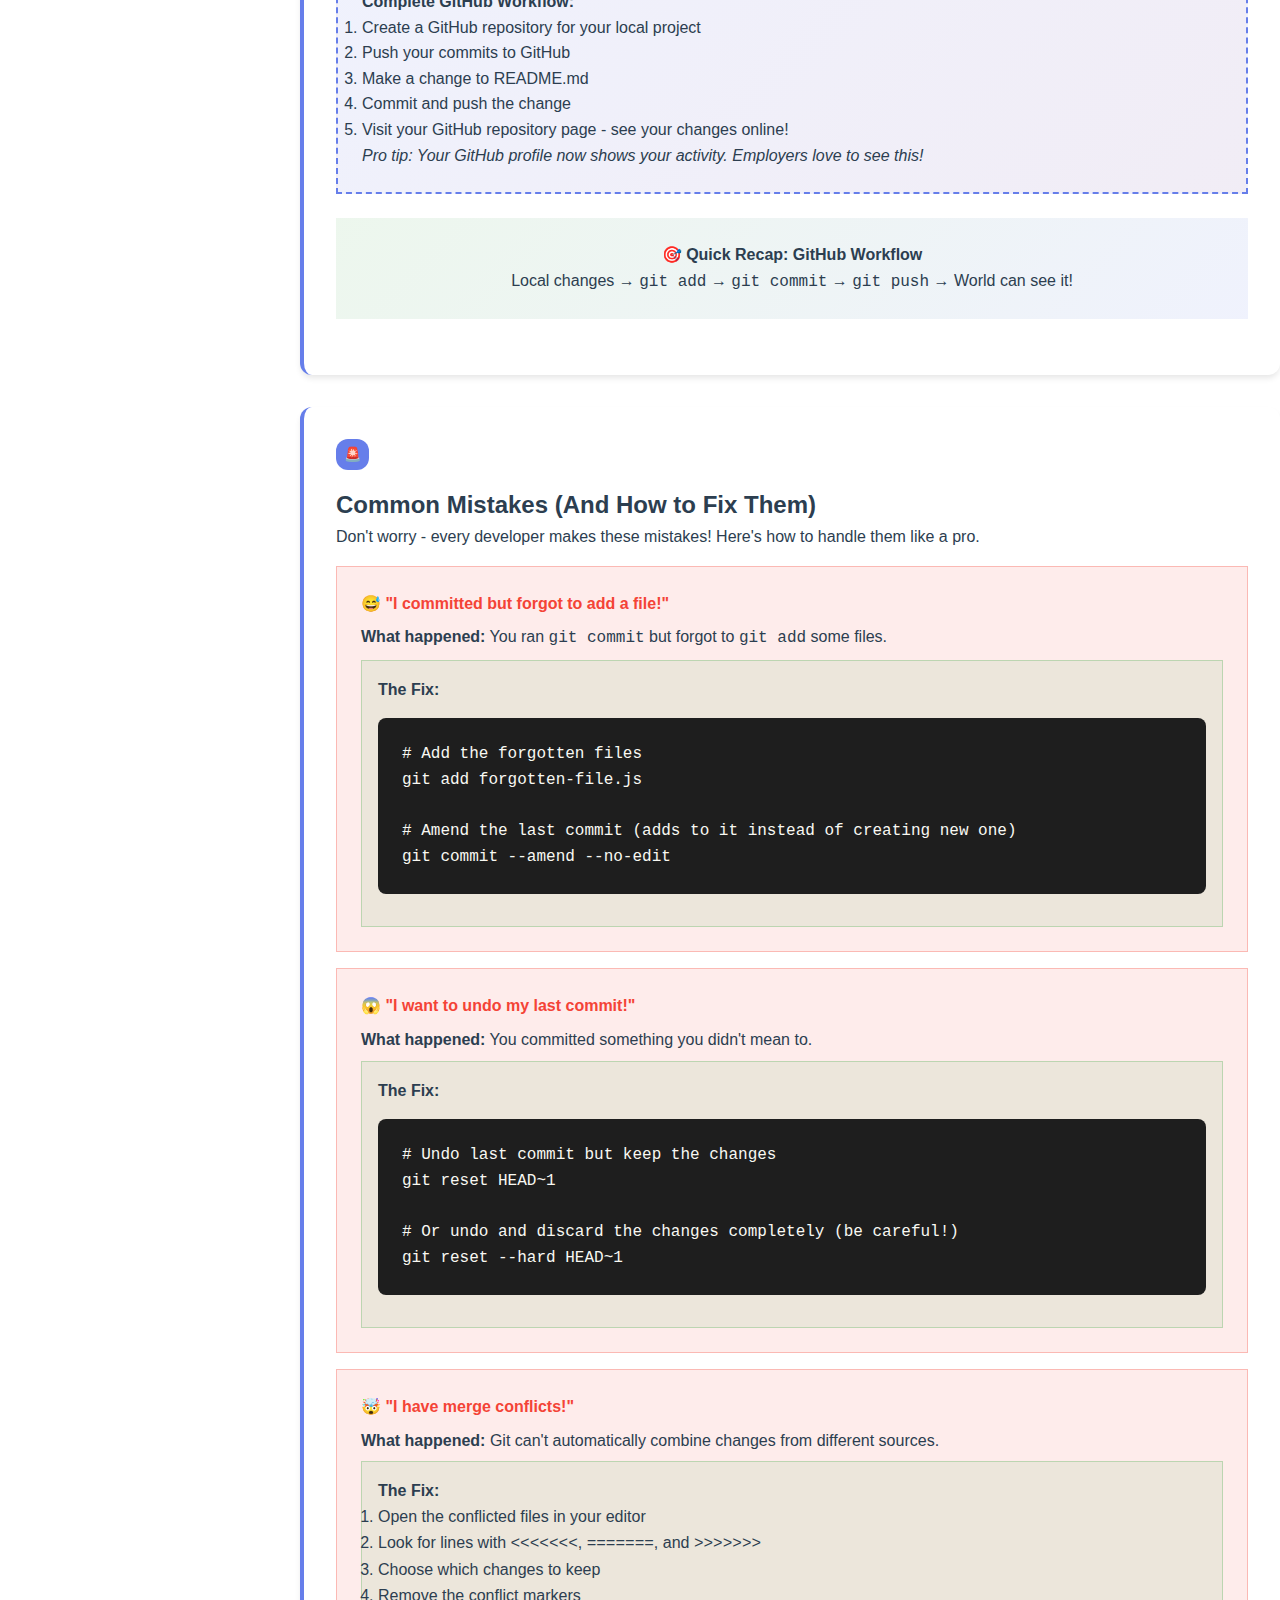
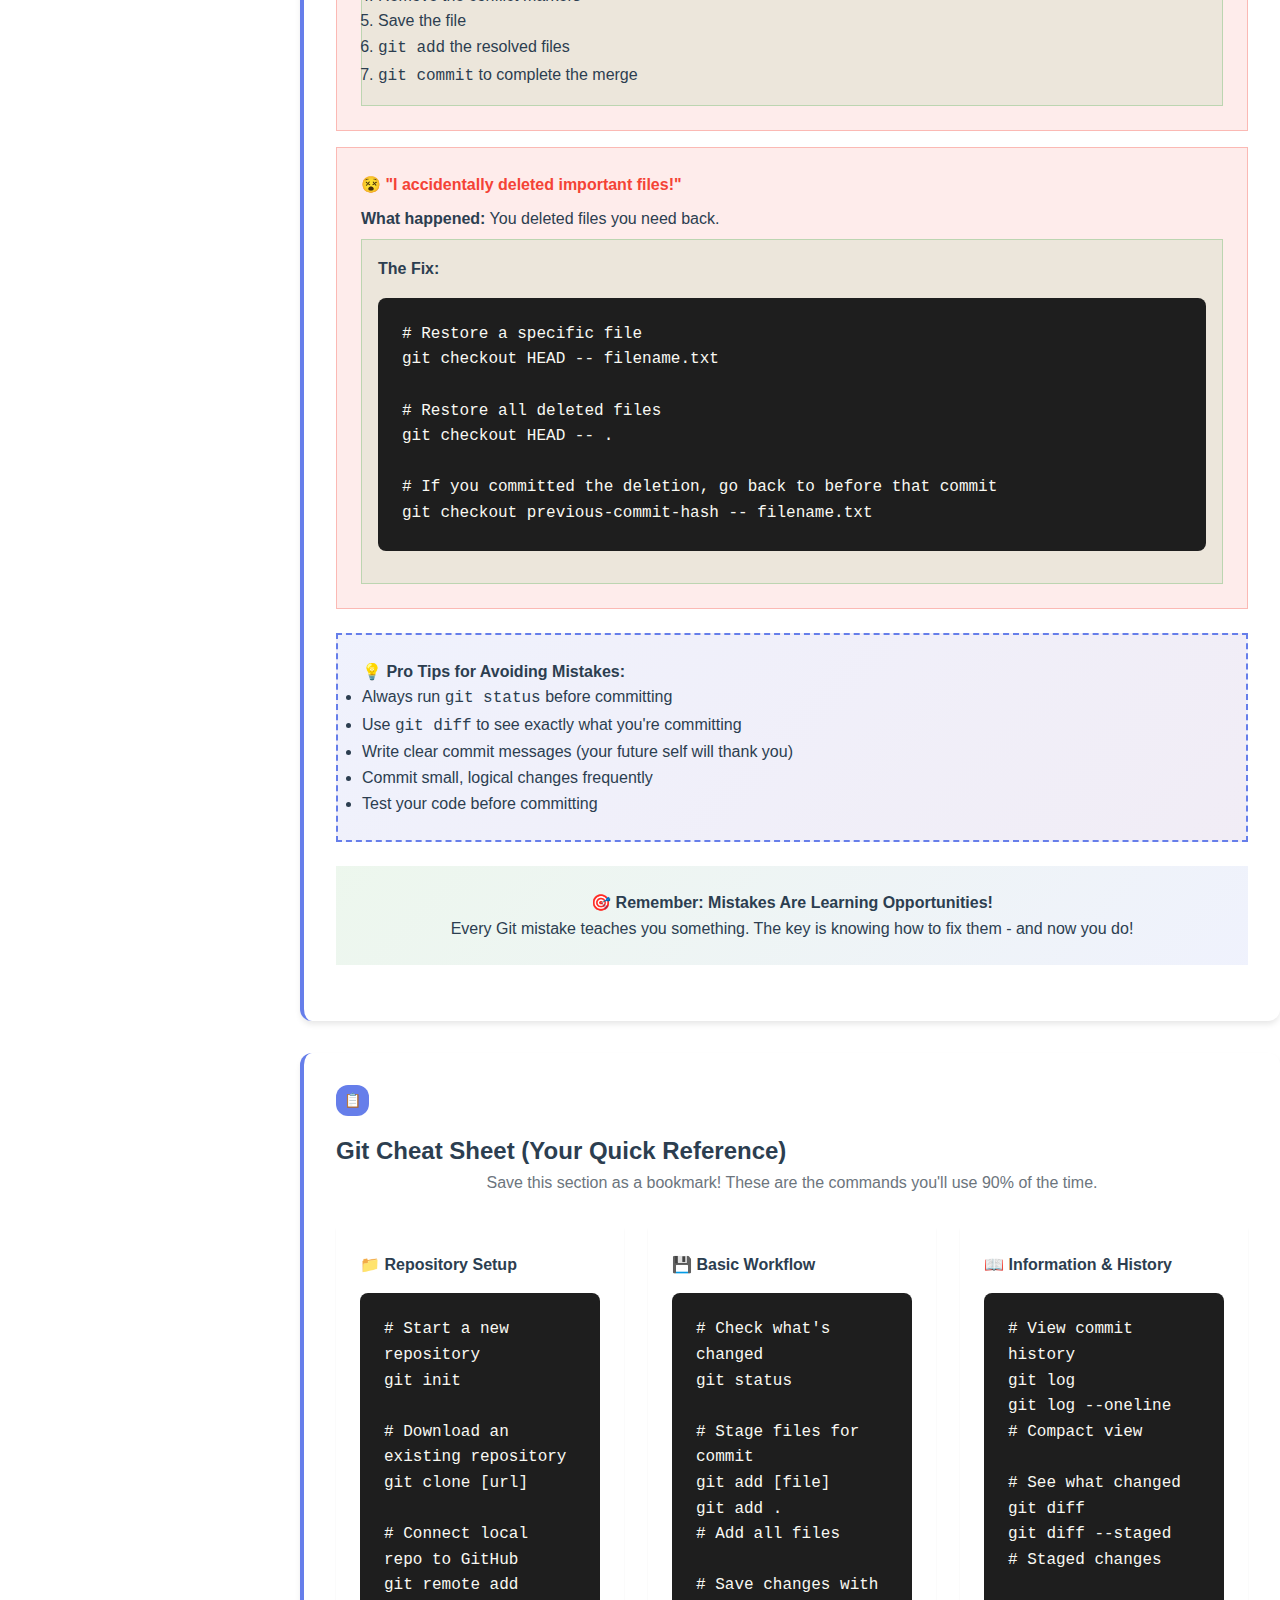
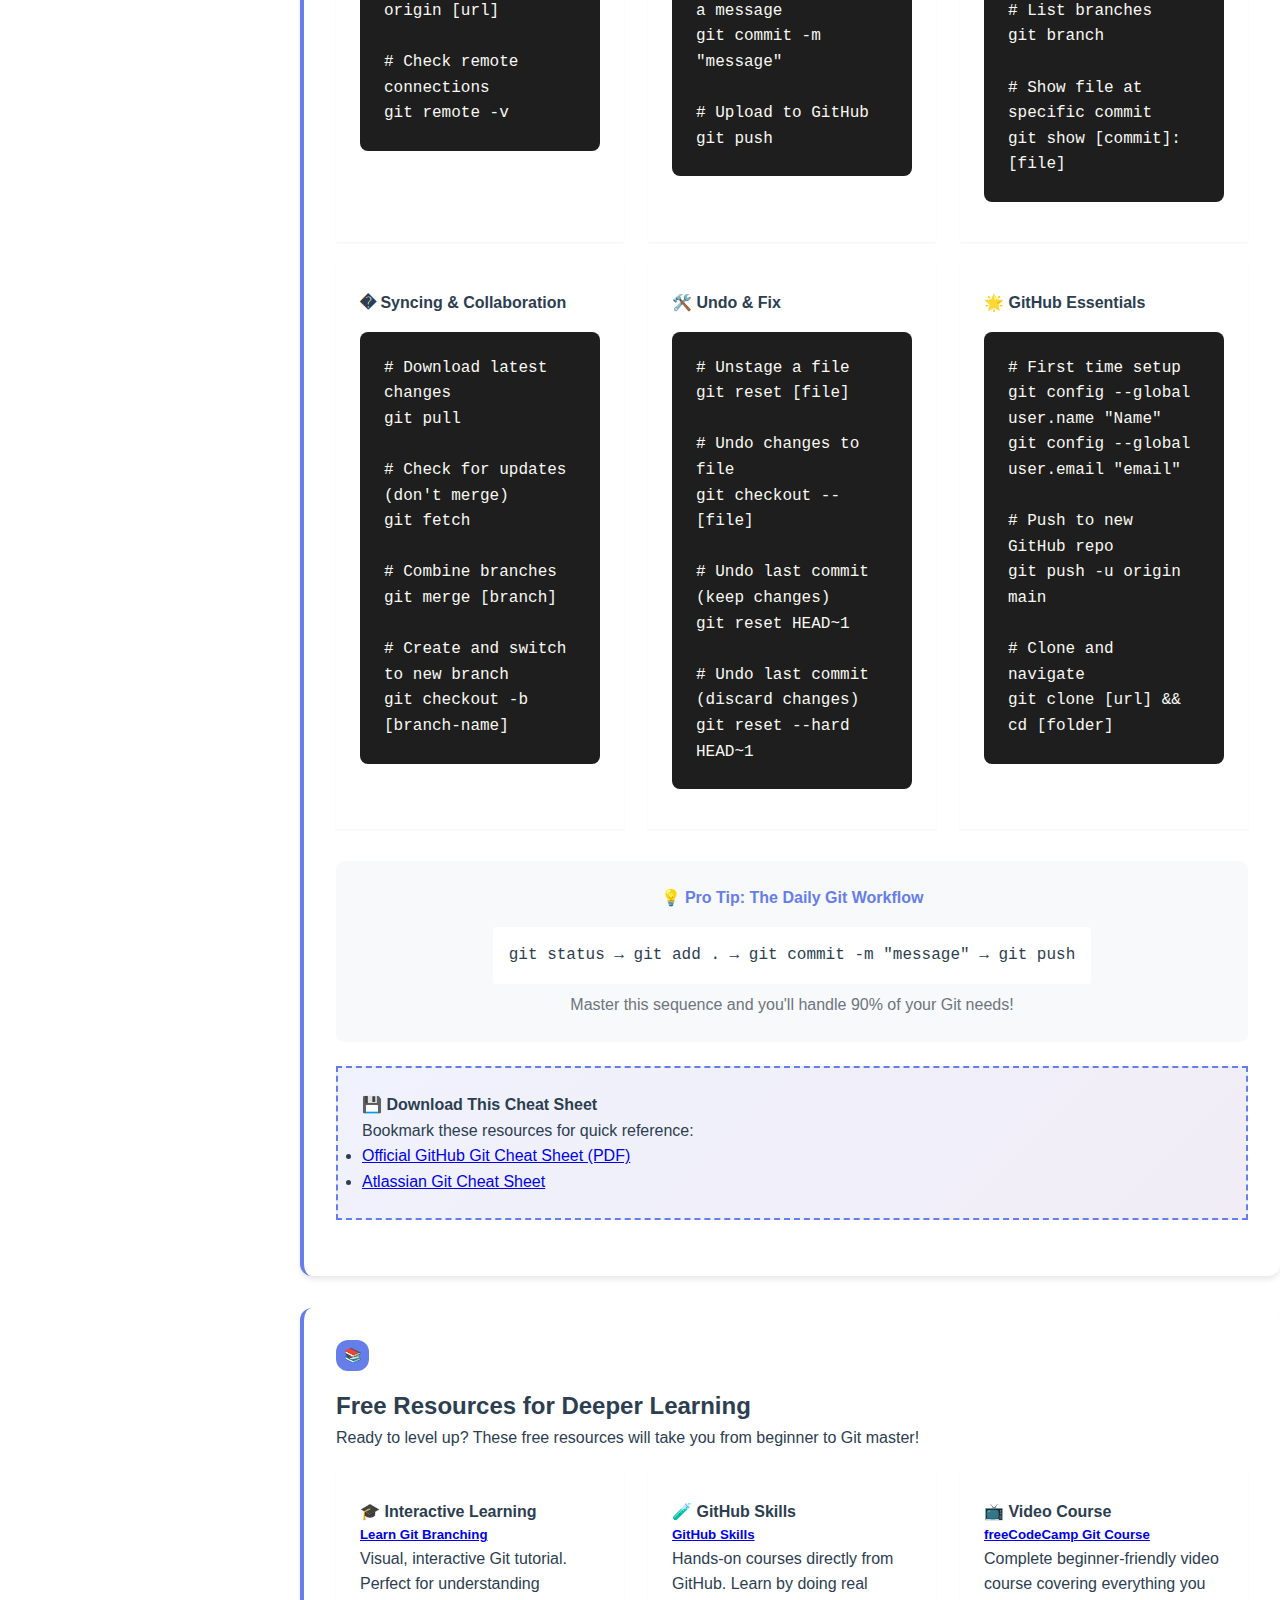
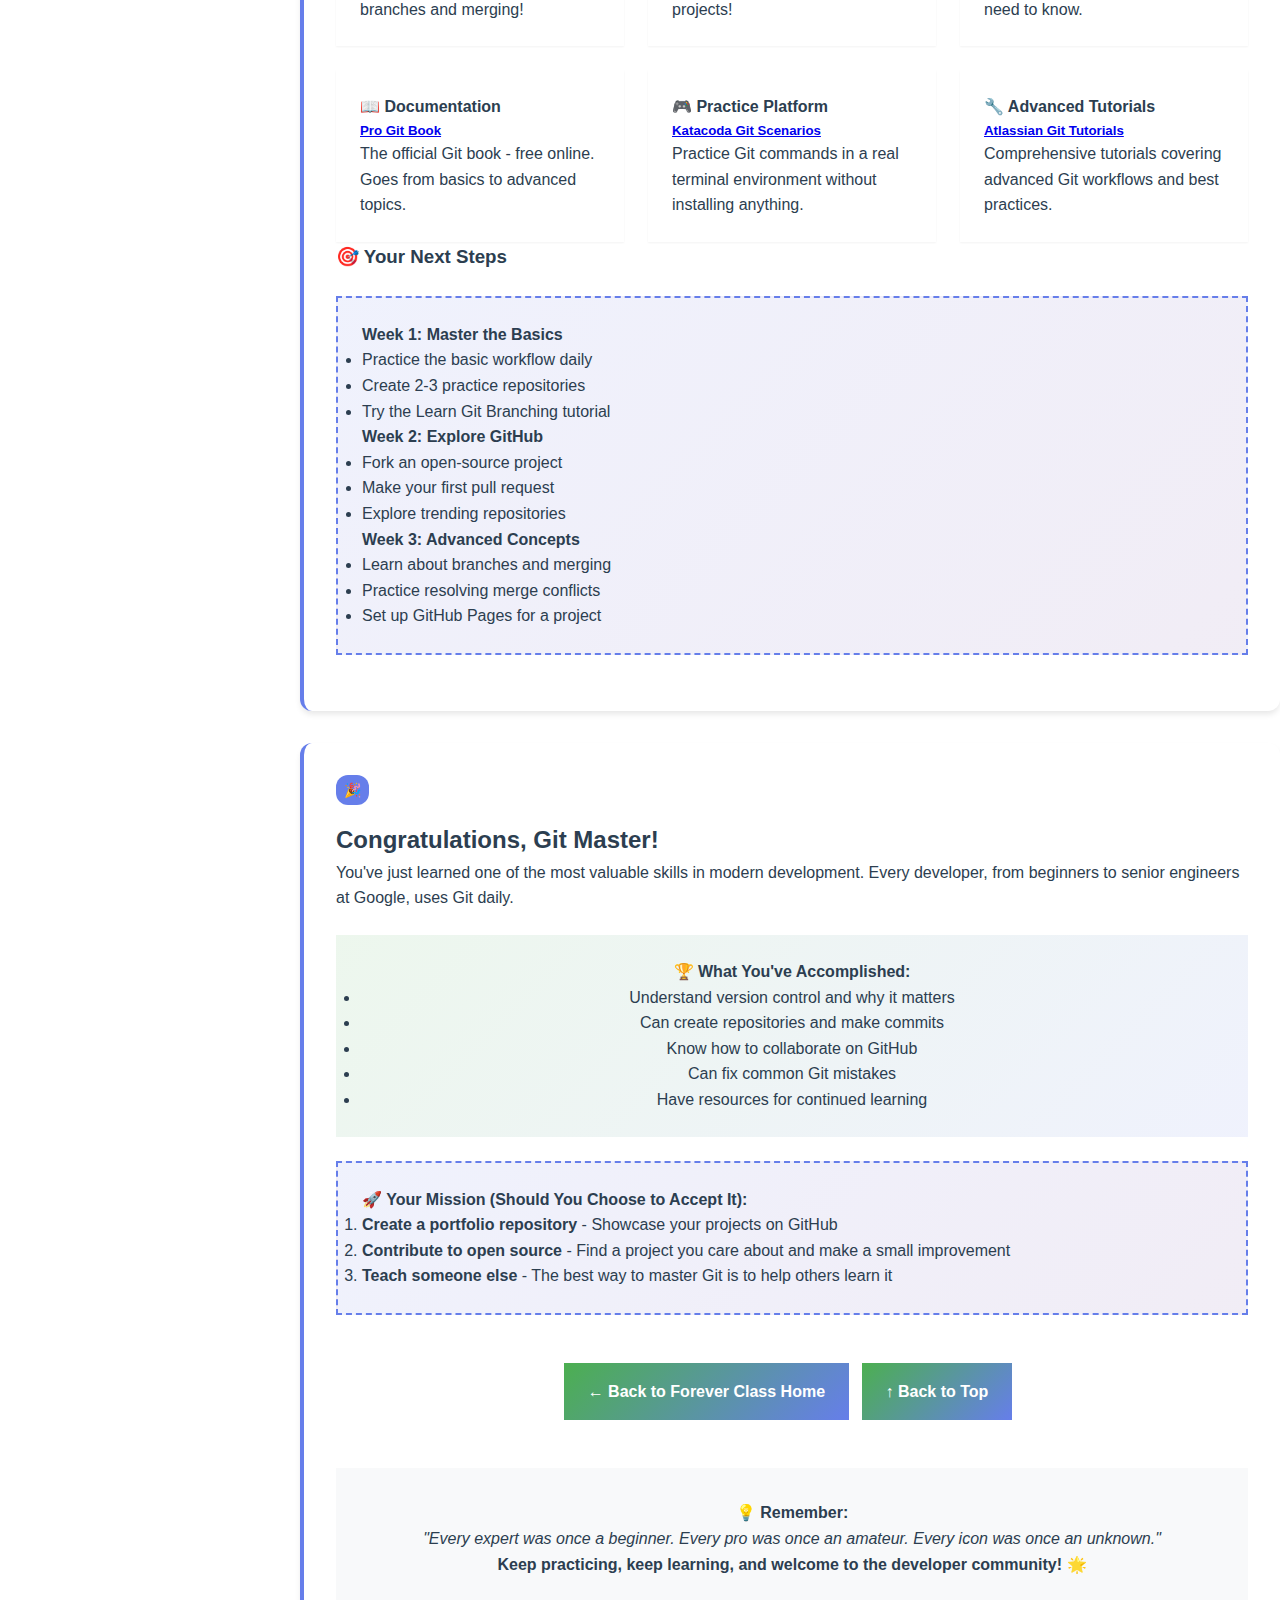
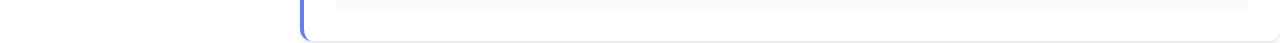
<file: git-github.html>
<!DOCTYPE html>
<html lang="en">
<head>
    <meta charset="UTF-8">
    <meta name="viewport" content="width=device-width, initial-scale=1.0">
    <meta name="description" content="Learn Git & GitHub from scratch - Beginner-friendly guide with practical examples and real-world applications. Part of Forever Class free learning platform.">
    <meta name="keywords" content="git, github, version control, programming, coding, beginner tutorial, free course">
    <meta name="author" content="Forever Class">
    
    <!-- Open Graph / Facebook -->
    <meta property="og:type" content="website">
    <meta property="og:url" content="https://mananvyas01.github.io/ForeverClass/git-github.html">
    <meta property="og:title" content="Git & GitHub Mastery - Forever Class">
    <meta property="og:description" content="Master Git & GitHub with this beginner-friendly, practical guide. No boring theory - just real examples and hands-on learning!">
    <meta property="og:image" content="https://mananvyas01.github.io/ForeverClass/assets/git-github-og.png">

    <!-- Twitter -->
    <meta property="twitter:card" content="summary_large_image">
    <meta property="twitter:url" content="https://mananvyas01.github.io/ForeverClass/git-github.html">
    <meta property="twitter:title" content="Git & GitHub Mastery - Forever Class">
    <meta property="twitter:description" content="Master Git & GitHub with this beginner-friendly, practical guide. No boring theory - just real examples and hands-on learning!">
    <meta property="twitter:image" content="https://mananvyas01.github.io/ForeverClass/assets/git-github-og.png">

    <title>Git & GitHub Mastery - Forever Class</title>
    <link rel="stylesheet" href="css/style.css">
    <link rel="icon" type="image/x-icon" href="assets/favicon.ico">
    <style>
        /* Additional styles for this learning page */
        .learning-page {
            max-width: 1200px;
            margin: 0 auto;
            padding: var(--spacing-lg);
        }
        
        /* Sidebar Navigation for Desktop */
        .page-layout {
            display: flex;
            gap: var(--spacing-xl);
            margin-top: calc(80px + var(--spacing-lg));
        }
        
        .sidebar {
            position: fixed;
            left: 0;
            top: 80px;
            width: 280px;
            height: calc(100vh - 80px);
            background: var(--card-bg);
            border-right: 1px solid var(--border-color);
            padding: var(--spacing-xl) var(--spacing-lg);
            overflow-y: auto;
            z-index: 999;
            box-shadow: 2px 0 10px rgba(0, 0, 0, 0.1);
            display: none;
        }
        
        .sidebar-header {
            margin-bottom: var(--spacing-xl);
            padding-bottom: var(--spacing-lg);
            border-bottom: 1px solid var(--border-color);
        }
        
        .sidebar-header h3 {
            color: var(--primary-color);
            font-size: var(--font-size-lg);
            margin-bottom: var(--spacing-sm);
        }
        
        .sidebar-header p {
            color: var(--text-secondary);
            font-size: var(--font-size-sm);
        }
        
        .sidebar-nav {
            list-style: none;
            padding: 0;
            margin: 0;
        }
        
        .sidebar-nav li {
            margin-bottom: var(--spacing-xs);
        }
        
        .sidebar-nav a {
            display: flex;
            align-items: center;
            gap: var(--spacing-sm);
            padding: var(--spacing-sm) var(--spacing-md);
            color: var(--text-secondary);
            text-decoration: none;
            border-radius: var(--radius-md);
            font-size: var(--font-size-sm);
            transition: all var(--transition-fast);
            position: relative;
        }
        
        .sidebar-nav a:hover {
            background: var(--bg-secondary);
            color: var(--primary-color);
            transform: translateX(4px);
        }
        
        .sidebar-nav a.active {
            background: linear-gradient(135deg, var(--primary-color), var(--secondary-color));
            color: white;
            box-shadow: 0 2px 8px rgba(103, 126, 234, 0.3);
        }
        
        .sidebar-nav .section-icon {
            font-size: var(--font-size-base);
            width: 20px;
            text-align: center;
        }
        
        .main-content {
            flex: 1;
            margin-left: 0;
        }
        
        .page-header {
            text-align: center;
            padding: var(--spacing-3xl) 0;
            background: linear-gradient(135deg, var(--primary-color), var(--secondary-color));
            color: white;
            margin-bottom: var(--spacing-3xl);
            border-radius: var(--radius-lg);
        }
        
        .learning-section {
            background: var(--card-bg);
            padding: var(--spacing-xl);
            margin-bottom: var(--spacing-xl);
            border-radius: var(--radius-lg);
            box-shadow: var(--shadow-md);
            border-left: 4px solid var(--primary-color);
        }
        
        .section-number {
            background: var(--primary-color);
            color: white;
            padding: var(--spacing-xs) var(--spacing-sm);
            border-radius: var(--radius-lg);
            font-size: var(--font-size-sm);
            font-weight: bold;
            display: inline-block;
            margin-bottom: var(--spacing-md);
        }
        
        .metaphor-box {
            background: var(--bg-secondary);
            padding: var(--spacing-lg);
            border-radius: var(--radius-md);
            margin: var(--spacing-lg) 0;
            border-left: 3px solid var(--accent-color);
        }
        
        .command-box {
            background: #1e1e1e;
            color: #f8f8f2;
            padding: var(--spacing-lg);
            border-radius: var(--radius-md);
            font-family: 'Courier New', monospace;
            margin: var(--spacing-md) 0;
            overflow-x: auto;
        }
        
        .command-box pre {
            margin: 0;
            padding: 0;
            font-family: inherit;
            color: inherit;
            background: none;
            white-space: pre-wrap;
            word-wrap: break-word;
        }
        
        .command-box .comment {
            color: #6a9955;
        }
        
        /* Desktop Sidebar Layout */
        @media (min-width: 1024px) {
            .sidebar {
                display: block;
            }
            
            .main-content {
                margin-left: 300px;
            }
            
            .learning-page {
                max-width: none;
                padding: 0 var(--spacing-lg);
            }
        }
        
        /* Mobile-first - hide sidebar on smaller screens */
        @media (max-width: 1023px) {
            .page-layout {
                margin-top: calc(80px + var(--spacing-md));
            }
            
            .main-content {
                margin-left: 0;
            }
        }
        
        .practice-box {
            background: linear-gradient(135deg, rgba(103, 126, 234, 0.1), rgba(118, 75, 162, 0.1));
            padding: var(--spacing-lg);
            border-radius: var(--border-radius-md);
            border: 2px dashed var(--primary-color);
            margin: var(--spacing-lg) 0;
        }
        
        .recap-box {
            background: linear-gradient(135deg, rgba(76, 175, 80, 0.1), rgba(103, 126, 234, 0.1));
            padding: var(--spacing-lg);
            border-radius: var(--border-radius-md);
            margin: var(--spacing-lg) 0;
            text-align: center;
        }
        
        .resource-grid {
            display: grid;
            grid-template-columns: repeat(auto-fit, minmax(250px, 1fr));
            gap: var(--spacing-lg);
            margin-top: var(--spacing-lg);
        }
        
        .resource-card {
            background: var(--card-bg);
            padding: var(--spacing-lg);
            border-radius: var(--border-radius-md);
            box-shadow: var(--shadow-sm);
            transition: transform 0.3s ease;
        }
        
        .resource-card:hover {
            transform: translateY(-2px);
        }
        
        .mistake-card {
            background: rgba(244, 67, 54, 0.1);
            border: 1px solid rgba(244, 67, 54, 0.3);
            padding: var(--spacing-lg);
            border-radius: var(--border-radius-md);
            margin: var(--spacing-md) 0;
        }
        
        .mistake-title {
            color: var(--error-color);
            font-weight: bold;
            margin-bottom: var(--spacing-sm);
        }
        
        .fix-box {
            background: rgba(76, 175, 80, 0.1);
            border: 1px solid rgba(76, 175, 80, 0.3);
            padding: var(--spacing-md);
            border-radius: var(--border-radius-sm);
            margin-top: var(--spacing-sm);
        }
        
        .btn-practice {
            background: linear-gradient(135deg, var(--success-color), var(--primary-color));
            color: white;
            padding: var(--spacing-md) var(--spacing-lg);
            border: none;
            border-radius: var(--border-radius-md);
            font-weight: 600;
            text-decoration: none;
            display: inline-block;
            margin: var(--spacing-md) var(--spacing-sm) var(--spacing-md) 0;
            transition: transform 0.3s ease;
        }
        
        .btn-practice:hover {
            transform: translateY(-2px);
        }
    </style>
</head>
<body>
    <!-- Navigation -->
    <nav class="navbar">
        <div class="nav-container">
            <div class="nav-logo">
                <span class="logo-icon">📚</span>
                <span class="logo-text">Forever Class</span>
            </div>
            <div class="nav-menu" id="nav-menu">
                <a href="index.html" class="nav-link">← Home</a>
                <a href="#about" class="nav-link">About</a>
            </div>
            <div class="nav-controls">
                <button class="theme-toggle" id="theme-toggle" aria-label="Toggle dark mode"><span>🌙</span></button>
                <button class="mobile-menu-toggle" id="mobile-menu-toggle" aria-label="Toggle mobile menu">
                    <span></span>
                    <span></span>
                    <span></span>
                </button>
            </div>
        </div>
    </nav>

    <!-- Sidebar Navigation (Desktop Only) -->
    <aside class="sidebar">
        <div class="sidebar-header">
            <h3>📚 Learning Guide</h3>
            <p>Navigate through the Git & GitHub essentials</p>
        </div>
        <nav class="sidebar-nav">
            <ul>
                <li><a href="#introduction" class="sidebar-link active">
                    <span class="section-icon">👋</span>
                    Introduction
                </a></li>
                <li><a href="#what-is-git" class="sidebar-link">
                    <span class="section-icon">❓</span>
                    What is Git?
                </a></li>
                <li><a href="#why-github" class="sidebar-link">
                    <span class="section-icon">🌐</span>
                    Why GitHub?
                </a></li>
                <li><a href="#getting-started" class="sidebar-link">
                    <span class="section-icon">🚀</span>
                    Getting Started
                </a></li>
                <li><a href="#git-basics" class="sidebar-link">
                    <span class="section-icon">⚙️</span>
                    Git Basics
                </a></li>
                <li><a href="#github-workflow" class="sidebar-link">
                    <span class="section-icon">🔄</span>
                    GitHub Workflow
                </a></li>
                <li><a href="#common-mistakes" class="sidebar-link">
                    <span class="section-icon">⚠️</span>
                    Common Mistakes
                </a></li>
                <li><a href="#resources" class="sidebar-link">
                    <span class="section-icon">📖</span>
                    Resources
                </a></li>
            </ul>
        </nav>
    </aside>

    <div class="page-layout">
        <main class="main-content">
            <!-- Page Header -->
            <header class="page-header">
                <h1>🚀 Git & GitHub Mastery</h1>
                <p class="hero-subtitle">From Zero to Hero - No Boring Theory, Just Real Practice!</p>
                <p>Welcome to your practical journey into version control. We'll use real examples, simple metaphors, and hands-on practice to make you confident with Git & GitHub.</p>
            </header>

        <!-- Friendly Introduction -->
        <section id="introduction" class="learning-section">
            <div class="section-number">👋</div>
            <h2>Welcome, Future Git Master!</h2>
            <p>You're about to learn one of the most important skills in modern development and collaboration. Don't worry if you've never used Git before - by the end of this guide, you'll feel confident managing your code like a pro!</p>
            
            <div class="metaphor-box">
                <h4>🎯 Think of Git Like This:</h4>
                <p><strong>Git is like a time machine for your projects.</strong> Imagine you're writing a story (your code). Git lets you:</p>
                <ul>
                    <li>📸 Take snapshots at any point</li>
                    <li>⏪ Go back to any previous version</li>
                    <li>🔀 Try different versions without losing the original</li>
                    <li>🤝 Collaborate with others without overwriting each other's work</li>
                </ul>
            </div>

            <div class="practice-box">
                <h4>🚀 What You'll Build Today:</h4>
                <p>By the end of this guide, you'll create your first GitHub repository, make commits, and understand how millions of developers collaborate every day!</p>
            </div>
        </section>

        <!-- What is Git? -->
        <section id="what-is-git" class="learning-section">
            <div class="section-number">1️⃣</div>
            <h2>What is Git? (The Simple Truth)</h2>
            
            <p>Git is a <strong>version control system</strong>. But what does that actually mean in real life?</p>
            
            <div class="metaphor-box">
                <h4>📝 Real-Life Example:</h4>
                <p>Remember working on school essays? You probably had files like:</p>
                <ul>
                    <li>essay_final.doc</li>
                    <li>essay_final_v2.doc</li>
                    <li>essay_final_ACTUALLY_FINAL.doc</li>
                    <li>essay_final_for_real_this_time.doc</li>
                </ul>
                <p><strong>Git solves this chaos!</strong> Instead of multiple files, Git tracks all changes in one project and lets you jump between versions instantly.</p>
            </div>

            <h3>Why Developers Love Git:</h3>
            <ul>
                <li><strong>No more lost work:</strong> Every change is saved and recoverable</li>
                <li><strong>Experiment safely:</strong> Try new features without breaking working code</li>
                <li><strong>Collaborate easily:</strong> Multiple people can work on the same project</li>
                <li><strong>See what changed:</strong> Track exactly what was modified and when</li>
                <li><strong>Professional standard:</strong> Every tech company and open-source project uses Git</li>
            </ul>

            <div class="recap-box">
                <h4>🎯 Quick Recap: What did you just learn?</h4>
                <p>Git = Smart file versioning system that prevents chaos and enables collaboration!</p>
            </div>
        </section>

        <!-- Why GitHub? -->
        <section id="why-github" class="learning-section">
            <div class="section-number">2️⃣</div>
            <h2>Why GitHub? (Where the Magic Happens)</h2>
            
            <p>If Git is your local time machine, GitHub is like <strong>Google Drive for developers</strong> - but way more powerful!</p>
            
            <div class="metaphor-box">
                <h4>🏠 Think of it This Way:</h4>
                <ul>
                    <li><strong>Git</strong> = Your personal notebook at home</li>
                    <li><strong>GitHub</strong> = The library where everyone shares and collaborates on notebooks</li>
                </ul>
            </div>

            <h3>What Makes GitHub Special:</h3>
            <div class="resource-grid">
                <div class="resource-card">
                    <h4>☁️ Cloud Backup</h4>
                    <p>Your code is safe online, accessible from anywhere</p>
                </div>
                <div class="resource-card">
                    <h4>🤝 Collaboration</h4>
                    <p>Work with team members without stepping on each other's code</p>
                </div>
                <div class="resource-card">
                    <h4>🌟 Portfolio</h4>
                    <p>Show employers your coding projects and contributions</p>
                </div>
                <div class="resource-card">
                    <h4>🎓 Learning</h4>
                    <p>Explore millions of open-source projects to learn from</p>
                </div>
            </div>

            <div class="practice-box">
                <h4>💡 Real-World Example:</h4>
                <p>Popular projects on GitHub:</p>
                <ul>
                    <li><strong>VS Code</strong> - Microsoft's code editor (150k+ contributors!)</li>
                    <li><strong>React</strong> - Facebook's web framework</li>
                    <li><strong>Python</strong> - Yes, even programming languages are on GitHub!</li>
                </ul>
                <p>When you use GitHub, you're joining the same platform that powers the entire software industry!</p>
            </div>
        </section>

        <!-- Getting Started -->
        <section id="getting-started" class="learning-section">
            <div class="section-number">3️⃣</div>
            <h2>Getting Started (Let's Install & Set Up)</h2>
            
            <h3>Step 1: Install Git</h3>
            <p>Don't worry - this is easier than installing most apps!</p>
            
            <div class="resource-grid">
                <div class="resource-card">
                    <h4>🪟 Windows</h4>
                    <p>Download from: <a href="https://git-scm.com/download/win" target="_blank">git-scm.com/download/win</a></p>
                    <p>Just click "Next" through the installer - the defaults are perfect!</p>
                </div>
                <div class="resource-card">
                    <h4>🍎 macOS</h4>
                    <p>Option 1: Download from <a href="https://git-scm.com/download/mac" target="_blank">git-scm.com/download/mac</a></p>
                    <p>Option 2: Open Terminal and type: <code>git --version</code> (macOS will prompt to install)</p>
                </div>
                <div class="resource-card">
                    <h4>🐧 Linux</h4>
                    <p>Ubuntu/Debian: <code>sudo apt install git</code></p>
                    <p>Fedora: <code>sudo dnf install git</code></p>
                </div>
            </div>

            <h3>Step 2: Set Up Your Identity</h3>
            <p>Before your first commit, Git needs to know who you are:</p>
            
            <div class="command-box">
                <pre># Replace with your actual name and email
git config --global user.name "Your Name"
git config --global user.email "your.email@example.com"

# Check if it worked
git config --global --list</pre>
            </div>

            <h3>Step 3: Create a GitHub Account</h3>
            <p>Go to <a href="https://github.com" target="_blank">github.com</a> and sign up. It's free!</p>
            
            <ul>
                <li>Choose a professional username (you'll use this for your portfolio)</li>
                <li>Use the same email you used in the Git config above</li>
                <li>Consider GitHub Pro for students (free with student email)</li>
            </ul>

            <div class="practice-box">
                <h4>✅ Quick Check: Are You Ready?</h4>
                <p>Open your terminal/command prompt and type: <code>git --version</code></p>
                <p>If you see a version number, you're ready to rock! 🎸</p>
            </div>
        </section>

        <!-- Git Basics -->
        <section id="git-basics" class="learning-section">
            <div class="section-number">4️⃣</div>
            <h2>Git Basics (Your First Commands)</h2>
            
            <p>Time to get your hands dirty! We'll learn by doing - create a practice project right now.</p>
            
            <h3>Create Your First Repository</h3>
            <p>Let's make a simple project to practice with:</p>
            
            <div class="command-box">
                <pre># Create a new folder for your project
mkdir my-first-repo
cd my-first-repo

# Initialize Git (this creates the "time machine")
git init

# Create a simple file
echo "Hello, Git world!" > README.md

# Check what Git sees
git status</pre>
            </div>

            <h3>The Git Workflow (4 Essential Commands)</h3>
            
            <div class="metaphor-box">
                <h4>📸 Think of Git Like Taking Photos:</h4>
                <ol>
                    <li><strong>git add</strong> = Choose what to include in the photo</li>
                    <li><strong>git commit</strong> = Take the photo and write a caption</li>
                    <li><strong>git status</strong> = See what's ready for the photo</li>
                    <li><strong>git log</strong> = View your photo album</li>
                </ol>
            </div>

            <h4>1. git status (What's happening?)</h4>
            <div class="command-box">
git status
<span class="comment"># Shows which files are changed, added, or ready to commit</span>
            </div>

            <h4>2. git add (Stage your changes)</h4>
            <div class="command-box">
                <pre>git add README.md          <span class="comment"># Add one specific file</span>
git add .                  <span class="comment"># Add all changed files</span>
git add *.js              <span class="comment"># Add all JavaScript files</span></pre>
            </div>

            <h4>3. git commit (Save a snapshot)</h4>
            <div class="command-box">
                <pre>git commit -m "Add README file with greeting"
<span class="comment"># The -m flag lets you add a message describing what you did</span></pre>
            </div>

            <h4>4. git log (See your history)</h4>
            <div class="command-box">
                <pre>git log                    <span class="comment"># See all commits</span>
git log --oneline         <span class="comment"># Compact view</span></pre>
            </div>

            <div class="practice-box">
                <h4>🎯 Practice Time!</h4>
                <p><strong>Try this right now:</strong></p>
                <ol>
                    <li>Create the folder and file as shown above</li>
                    <li>Run <code>git status</code> - what do you see?</li>
                    <li>Add the file with <code>git add README.md</code></li>
                    <li>Run <code>git status</code> again - notice the difference?</li>
                    <li>Commit with <code>git commit -m "My first commit!"</code></li>
                    <li>Check your history with <code>git log</code></li>
                </ol>
                <p><em>Don't worry if you make mistakes - that's how developers learn every day!</em></p>
            </div>

            <h3>More Useful Commands</h3>
            <div class="command-box">
                <pre>git diff                   <span class="comment"># See exactly what changed</span>
git diff --staged         <span class="comment"># See staged changes</span>
git checkout filename     <span class="comment"># Undo changes to a file</span>
git reset HEAD filename   <span class="comment"># Unstage a file</span></pre>
            </div>

            <div class="recap-box">
                <h4>🎯 Quick Recap: Core Git Workflow</h4>
                <p><code>git status</code> → <code>git add</code> → <code>git commit</code> → repeat!</p>
                <p>This is what you'll do 90% of the time with Git.</p>
            </div>
        </section>

        <!-- GitHub Workflow -->
        <section id="github-workflow" class="learning-section">
            <div class="section-number">5️⃣</div>
            <h2>Working with GitHub (Going Online!)</h2>
            
            <p>Now let's take your local repository and share it with the world on GitHub!</p>
            
            <h3>Step 1: Create a Repository on GitHub</h3>
            <ol>
                <li>Go to <a href="https://github.com" target="_blank">github.com</a> and sign in</li>
                <li>Click the green "New" button (or the "+" in the top right)</li>
                <li>Name your repository (same as your folder: "my-first-repo")</li>
                <li>Make it public (so others can see your awesome work!)</li>
                <li>DON'T initialize with README (you already have one)</li>
                <li>Click "Create repository"</li>
            </ol>

            <h3>Step 2: Connect Your Local Repository to GitHub</h3>
            <p>GitHub will show you the exact commands. They'll look like this:</p>
            
            <div class="command-box">
                <pre># Add GitHub as the "remote" destination 
git remote add origin https://github.com/yourusername/my-first-repo.git

# Push your commits to GitHub
git push -u origin main</pre>
            </div>

            <div class="metaphor-box">
                <h4>🚀 What Just Happened?</h4>
                <ul>
                    <li><strong>remote add origin</strong> = "Remember this GitHub address as 'origin'"</li>
                    <li><strong>push</strong> = "Upload my commits to GitHub"</li>
                    <li><strong>-u origin main</strong> = "Set up tracking so future pushes are easier"</li>
                </ul>
            </div>

            <h3>The Daily GitHub Workflow</h3>
            
            <h4>Making Changes and Pushing</h4>
            <div class="command-box">
                <pre># 1. Make changes to your files
echo "This is my awesome project!" >> README.md


# 2. The familiar Git workflow
git add .
git commit -m "Update README with project description"

# 3. Push to GitHub (now it's just this simple!)
git push</pre>
            </div>

            <h4>Getting Changes from GitHub</h4>
            <div class="command-box">
                <pre>git pull                   <span class="comment"># Download and merge latest changes</span>
git fetch                 <span class="comment"># Download but don't merge yet</span></pre>
            </div>

            <h3>Working with Other People's Projects</h3>
            
            <h4>Cloning (Downloading) a Repository</h4>
            <div class="command-box">
                <pre># Clone someone else's project
git clone https://github.com/username/project-name.git

# This creates a folder with all the project files
cd project-name</pre>
            </div>

            <h4>Forking (Your Own Copy)</h4>
            <p>When you want to contribute to someone else's project:</p>
            <ol>
                <li>Click "Fork" on their GitHub repository page</li>
                <li>This creates your own copy on your GitHub account</li>
                <li>Clone YOUR fork to your computer</li>
                <li>Make changes and push to your fork</li>
                <li>Create a "Pull Request" to suggest your changes to the original project</li>
            </ol>

            <div class="practice-box">
                <h4>🎯 Practice Challenge!</h4>
                <p><strong>Complete GitHub Workflow:</strong></p>
                <ol>
                    <li>Create a GitHub repository for your local project</li>
                    <li>Push your commits to GitHub</li>
                    <li>Make a change to README.md</li>
                    <li>Commit and push the change</li>
                    <li>Visit your GitHub repository page - see your changes online!</li>
                </ol>
                <p><em>Pro tip: Your GitHub profile now shows your activity. Employers love to see this!</em></p>
            </div>

            <div class="recap-box">
                <h4>🎯 Quick Recap: GitHub Workflow</h4>
                <p>Local changes → <code>git add</code> → <code>git commit</code> → <code>git push</code> → World can see it!</p>
            </div>
        </section>

        <!-- Common Mistakes -->
        <section id="common-mistakes" class="learning-section">
            <div class="section-number">🚨</div>
            <h2>Common Mistakes (And How to Fix Them)</h2>
            
            <p>Don't worry - every developer makes these mistakes! Here's how to handle them like a pro.</p>
            
            <div class="mistake-card">
                <div class="mistake-title">😅 "I committed but forgot to add a file!"</div>
                <p><strong>What happened:</strong> You ran <code>git commit</code> but forgot to <code>git add</code> some files.</p>
                <div class="fix-box">
                    <strong>The Fix:</strong>
                    <div class="command-box">
                        <pre># Add the forgotten files
git add forgotten-file.js

# Amend the last commit (adds to it instead of creating new one)
git commit --amend --no-edit</pre>
                    </div>
                </div>
            </div>

            <div class="mistake-card">
                <div class="mistake-title">😱 "I want to undo my last commit!"</div>
                <p><strong>What happened:</strong> You committed something you didn't mean to.</p>
                <div class="fix-box">
                    <strong>The Fix:</strong>
                    <div class="command-box">
                        <pre># Undo last commit but keep the changes
git reset HEAD~1

# Or undo and discard the changes completely (be careful!)
git reset --hard HEAD~1</pre>
                    </div>
                </div>
            </div>

            <div class="mistake-card">
                <div class="mistake-title">🤯 "I have merge conflicts!"</div>
                <p><strong>What happened:</strong> Git can't automatically combine changes from different sources.</p>
                <div class="fix-box">
                    <strong>The Fix:</strong>
                    <ol>
                        <li>Open the conflicted files in your editor</li>
                        <li>Look for lines with <code>&lt;&lt;&lt;&lt;&lt;&lt;&lt;</code>, <code>=======</code>, and <code>&gt;&gt;&gt;&gt;&gt;&gt;&gt;</code></li>
                        <li>Choose which changes to keep</li>
                        <li>Remove the conflict markers</li>
                        <li>Save the file</li>
                        <li><code>git add</code> the resolved files</li>
                        <li><code>git commit</code> to complete the merge</li>
                    </ol>
                </div>
            </div>

            <div class="mistake-card">
                <div class="mistake-title">😵 "I accidentally deleted important files!"</div>
                <p><strong>What happened:</strong> You deleted files you need back.</p>
                <div class="fix-box">
                    <strong>The Fix:</strong>
                    <div class="command-box">
                        <pre># Restore a specific file
git checkout HEAD -- filename.txt

# Restore all deleted files
git checkout HEAD -- .

# If you committed the deletion, go back to before that commit
git checkout previous-commit-hash -- filename.txt</pre>
                    </div>
                </div>
            </div>

            <div class="practice-box">
                <h4>💡 Pro Tips for Avoiding Mistakes:</h4>
                <ul>
                    <li>Always run <code>git status</code> before committing</li>
                    <li>Use <code>git diff</code> to see exactly what you're committing</li>
                    <li>Write clear commit messages (your future self will thank you)</li>
                    <li>Commit small, logical changes frequently</li>
                    <li>Test your code before committing</li>
                </ul>
            </div>

            <div class="recap-box">
                <h4>🎯 Remember: Mistakes Are Learning Opportunities!</h4>
                <p>Every Git mistake teaches you something. The key is knowing how to fix them - and now you do!</p>
            </div>
        </section>

        <!-- Cheat Sheet -->
        <section id="cheat-sheet" class="learning-section">
            <div class="section-number">📋</div>
            <h2>Git Cheat Sheet (Your Quick Reference)</h2>
            <p style="text-align: center; margin-bottom: var(--spacing-xl); color: var(--text-secondary);">
                Save this section as a bookmark! These are the commands you'll use 90% of the time.
            </p>
            
            <div class="resource-grid">
                <div class="resource-card">
                    <h4>📁 Repository Setup</h4>
                    <div class="command-box">
                        <pre># Start a new repository
git init

# Download an existing repository  
git clone [url]

# Connect local repo to GitHub
git remote add origin [url]

# Check remote connections
git remote -v</pre>
                    </div>
                </div>
                
                <div class="resource-card">
                    <h4>💾 Basic Workflow</h4>
                    <div class="command-box">
                        <pre># Check what's changed
git status

# Stage files for commit
git add [file]
git add .              # Add all files

# Save changes with a message
git commit -m "message"

# Upload to GitHub
git push</pre>
                    </div>
                </div>
                
                <div class="resource-card">
                    <h4>📖 Information & History</h4>
                    <div class="command-box">
                        <pre># View commit history
git log
git log --oneline      # Compact view

# See what changed
git diff
git diff --staged      # Staged changes

# List branches
git branch

# Show file at specific commit
git show [commit]:[file]</pre>
                    </div>
                </div>
                
                <div class="resource-card">
                    <h4>� Syncing & Collaboration</h4>
                    <div class="command-box">
                        <pre># Download latest changes
git pull

# Check for updates (don't merge)
git fetch

# Combine branches
git merge [branch]

# Create and switch to new branch
git checkout -b [branch-name]</pre>
                    </div>
                </div>
                
                <div class="resource-card">
                    <h4>🛠️ Undo & Fix</h4>
                    <div class="command-box">
                        <pre># Unstage a file
git reset [file]

# Undo changes to file
git checkout -- [file]

# Undo last commit (keep changes)
git reset HEAD~1

# Undo last commit (discard changes)
git reset --hard HEAD~1</pre>
                    </div>
                </div>
                
                <div class="resource-card">
                    <h4>🌟 GitHub Essentials</h4>
                    <div class="command-box">
                        <pre># First time setup
git config --global user.name "Name"
git config --global user.email "email"

# Push to new GitHub repo
git push -u origin main

# Clone and navigate
git clone [url] && cd [folder]</pre>
                    </div>
                </div>
            </div>
            
            <div style="background: var(--bg-secondary); padding: var(--spacing-lg); border-radius: var(--radius-md); margin-top: var(--spacing-xl); text-align: center;">
                <h4 style="color: var(--primary-color); margin-bottom: var(--spacing-md);">💡 Pro Tip: The Daily Git Workflow</h4>
                <div style="font-family: monospace; background: var(--card-bg); padding: var(--spacing-md); border-radius: var(--radius-sm); display: inline-block;">
                    <code>git status → git add . → git commit -m "message" → git push</code>
                </div>
                <p style="margin-top: var(--spacing-sm); color: var(--text-secondary);">
                    Master this sequence and you'll handle 90% of your Git needs!
                </p>
            </div>

            <div class="practice-box">
                <h4>💾 Download This Cheat Sheet</h4>
                <p>Bookmark these resources for quick reference:</p>
                <ul>
                    <li><a href="https://education.github.com/git-cheat-sheet-education.pdf" target="_blank">Official GitHub Git Cheat Sheet (PDF)</a></li>
                    <li><a href="https://www.atlassian.com/git/tutorials/atlassian-git-cheatsheet" target="_blank">Atlassian Git Cheat Sheet</a></li>
                </ul>
            </div>
        </section>

        <!-- Free Resources -->
        <section id="resources" class="learning-section">
            <div class="section-number">📚</div>
            <h2>Free Resources for Deeper Learning</h2>
            
            <p>Ready to level up? These free resources will take you from beginner to Git master!</p>
            
            <div class="resource-grid">
                <div class="resource-card">
                    <h4>🎓 Interactive Learning</h4>
                    <h5><a href="https://learngitbranching.js.org/" target="_blank">Learn Git Branching</a></h5>
                    <p>Visual, interactive Git tutorial. Perfect for understanding branches and merging!</p>
                </div>
                
                <div class="resource-card">
                    <h4>🧪 GitHub Skills</h4>
                    <h5><a href="https://skills.github.com/" target="_blank">GitHub Skills</a></h5>
                    <p>Hands-on courses directly from GitHub. Learn by doing real projects!</p>
                </div>
                
                <div class="resource-card">
                    <h4>📺 Video Course</h4>
                    <h5><a href="https://www.freecodecamp.org/news/git-and-github-for-beginners/" target="_blank">freeCodeCamp Git Course</a></h5>
                    <p>Complete beginner-friendly video course covering everything you need to know.</p>
                </div>
                
                <div class="resource-card">
                    <h4>📖 Documentation</h4>
                    <h5><a href="https://git-scm.com/book" target="_blank">Pro Git Book</a></h5>
                    <p>The official Git book - free online. Goes from basics to advanced topics.</p>
                </div>
                
                <div class="resource-card">
                    <h4>🎮 Practice Platform</h4>
                    <h5><a href="https://www.katacoda.com/courses/git" target="_blank">Katacoda Git Scenarios</a></h5>
                    <p>Practice Git commands in a real terminal environment without installing anything.</p>
                </div>
                
                <div class="resource-card">
                    <h4>🔧 Advanced Tutorials</h4>
                    <h5><a href="https://www.atlassian.com/git/tutorials" target="_blank">Atlassian Git Tutorials</a></h5>
                    <p>Comprehensive tutorials covering advanced Git workflows and best practices.</p>
                </div>
            </div>

            <h3>🎯 Your Next Steps</h3>
            <div class="practice-box">
                <h4>Week 1: Master the Basics</h4>
                <ul>
                    <li>Practice the basic workflow daily</li>
                    <li>Create 2-3 practice repositories</li>
                    <li>Try the Learn Git Branching tutorial</li>
                </ul>
                
                <h4>Week 2: Explore GitHub</h4>
                <ul>
                    <li>Fork an open-source project</li>
                    <li>Make your first pull request</li>
                    <li>Explore trending repositories</li>
                </ul>
                
                <h4>Week 3: Advanced Concepts</h4>
                <ul>
                    <li>Learn about branches and merging</li>
                    <li>Practice resolving merge conflicts</li>
                    <li>Set up GitHub Pages for a project</li>
                </ul>
            </div>
        </section>

        <!-- Conclusion -->
        <section class="learning-section">
            <div class="section-number">🎉</div>
            <h2>Congratulations, Git Master!</h2>
            
            <p>You've just learned one of the most valuable skills in modern development. Every developer, from beginners to senior engineers at Google, uses Git daily.</p>
            
            <div class="recap-box">
                <h4>🏆 What You've Accomplished:</h4>
                <ul>
                    <li>Understand version control and why it matters</li>
                    <li>Can create repositories and make commits</li>
                    <li>Know how to collaborate on GitHub</li>
                    <li>Can fix common Git mistakes</li>
                    <li>Have resources for continued learning</li>
                </ul>
            </div>

            <div class="practice-box">
                <h4>🚀 Your Mission (Should You Choose to Accept It):</h4>
                <ol>
                    <li><strong>Create a portfolio repository</strong> - Showcase your projects on GitHub</li>
                    <li><strong>Contribute to open source</strong> - Find a project you care about and make a small improvement</li>
                    <li><strong>Teach someone else</strong> - The best way to master Git is to help others learn it</li>
                </ol>
            </div>

            <p style="text-align: center; margin-top: 2rem;">
                <a href="index.html" class="btn-practice">← Back to Forever Class Home</a>
                <a href="#top" class="btn-practice">↑ Back to Top</a>
            </p>

            <div style="text-align: center; margin-top: 2rem; padding: 2rem; background: var(--bg-secondary); border-radius: var(--border-radius-md);">
                <h4>💡 Remember:</h4>
                <p><em>"Every expert was once a beginner. Every pro was once an amateur. Every icon was once an unknown."</em></p>
                <p><strong>Keep practicing, keep learning, and welcome to the developer community! 🌟</strong></p>
            </div>
        </section>
        </main>
    </div>

    <script src="js/script.js"></script>
    <script>
        // Add smooth scrolling and progress tracking for this page
        document.addEventListener('DOMContentLoaded', function() {
            // Sidebar navigation functionality
            const sidebarLinks = document.querySelectorAll('.sidebar-link');
            const sections = document.querySelectorAll('.learning-section');
            
            // Smooth scrolling for sidebar links
            sidebarLinks.forEach(link => {
                link.addEventListener('click', function(e) {
                    e.preventDefault();
                    const targetId = this.getAttribute('href');
                    const targetSection = document.querySelector(targetId);
                    
                    if (targetSection) {
                        const offsetTop = targetSection.offsetTop - 100;
                        window.scrollTo({
                            top: offsetTop,
                            behavior: 'smooth'
                        });
                        
                        // Update active link
                        sidebarLinks.forEach(nav => nav.classList.remove('active'));
                        this.classList.add('active');
                    }
                });
            });
            
            // Update active sidebar link on scroll
            function updateActiveSidebarLink() {
                let current = '';
                sections.forEach(section => {
                    const sectionTop = section.offsetTop - 150;
                    if (window.scrollY >= sectionTop) {
                        current = section.getAttribute('id');
                    }
                });
                
                sidebarLinks.forEach(link => {
                    link.classList.remove('active');
                    if (link.getAttribute('href') === '#' + current) {
                        link.classList.add('active');
                    }
                });
            }
            
            window.addEventListener('scroll', updateActiveSidebarLink);
            updateActiveSidebarLink(); // Initial call
            
            // Add click handlers for practice buttons
            const practiceButtons = document.querySelectorAll('.btn-practice');
            practiceButtons.forEach(button => {
                button.addEventListener('click', function(e) {
                    if (this.textContent.includes('Practice')) {
                        // Could add practice mode or tutorial overlay here
                        console.log('Practice mode activated!');
                    }
                });
            });
        });
    </script>
</body>
</html>
</file>
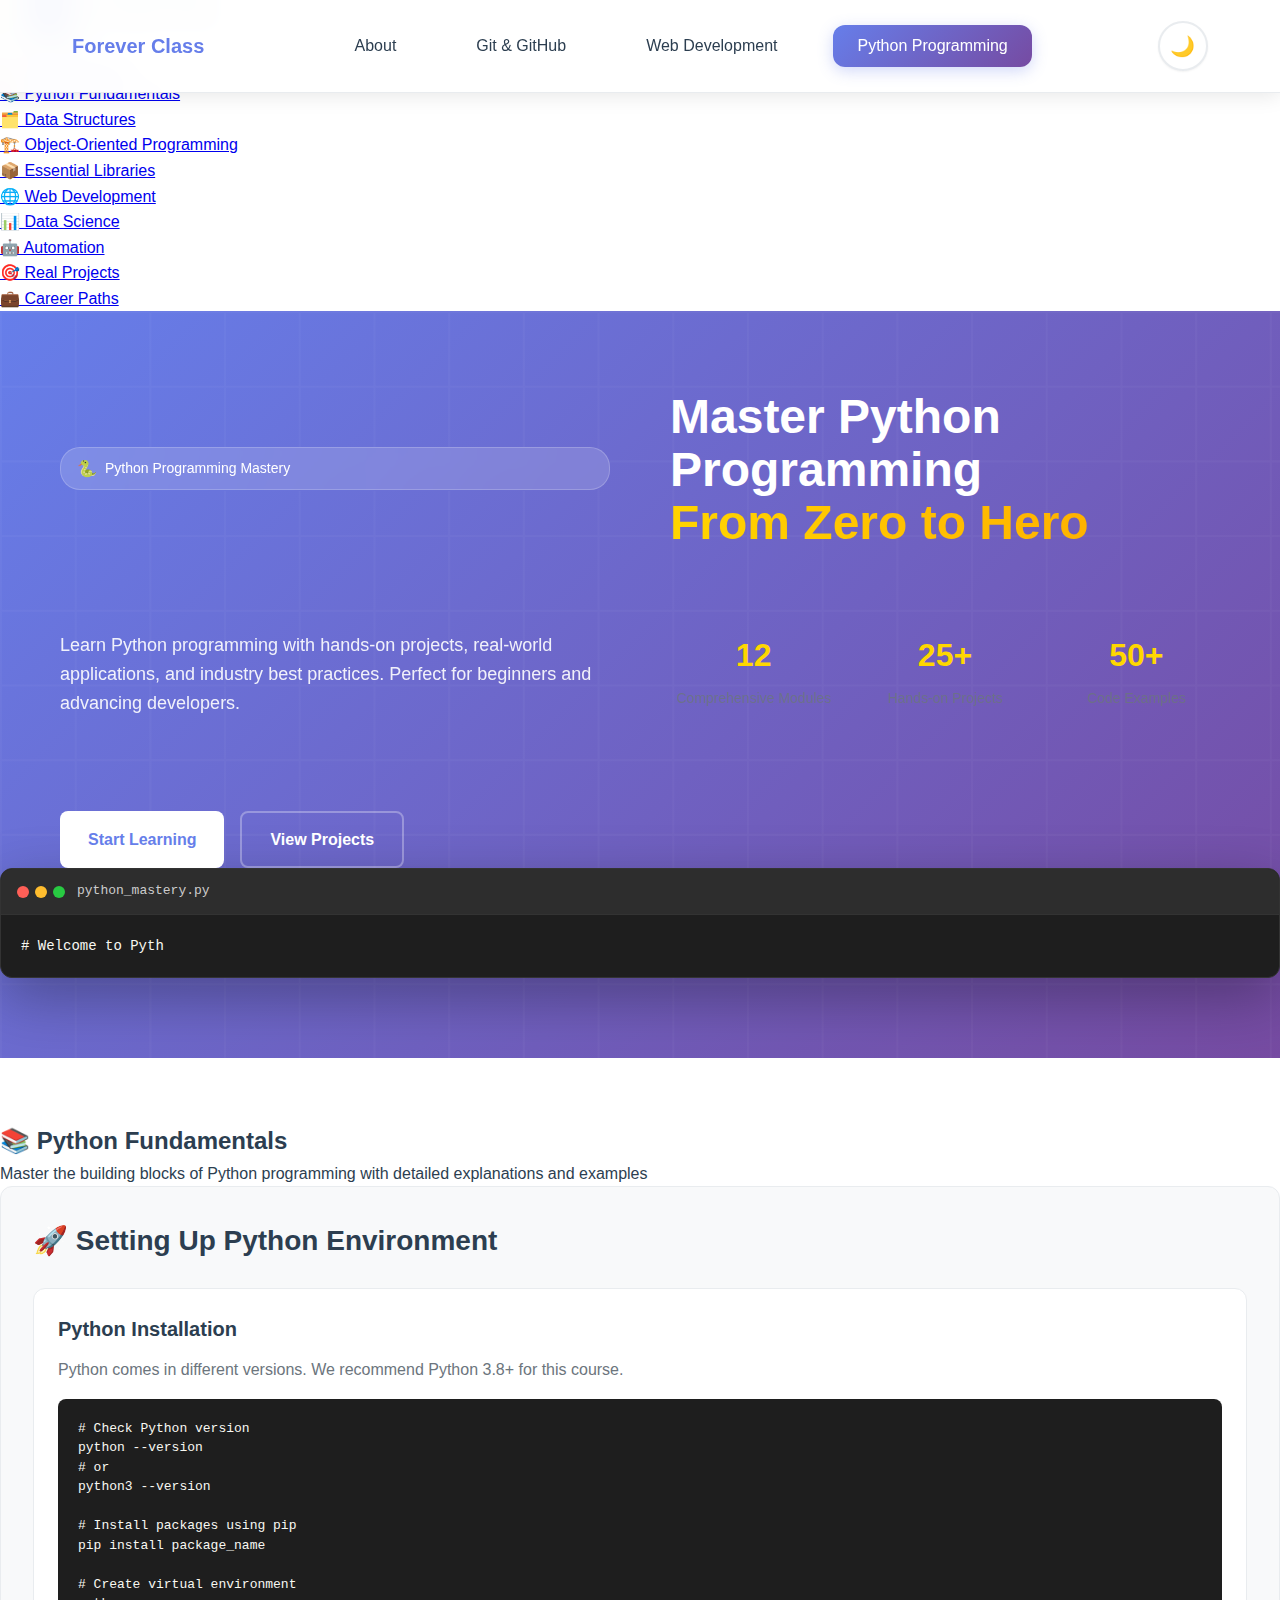
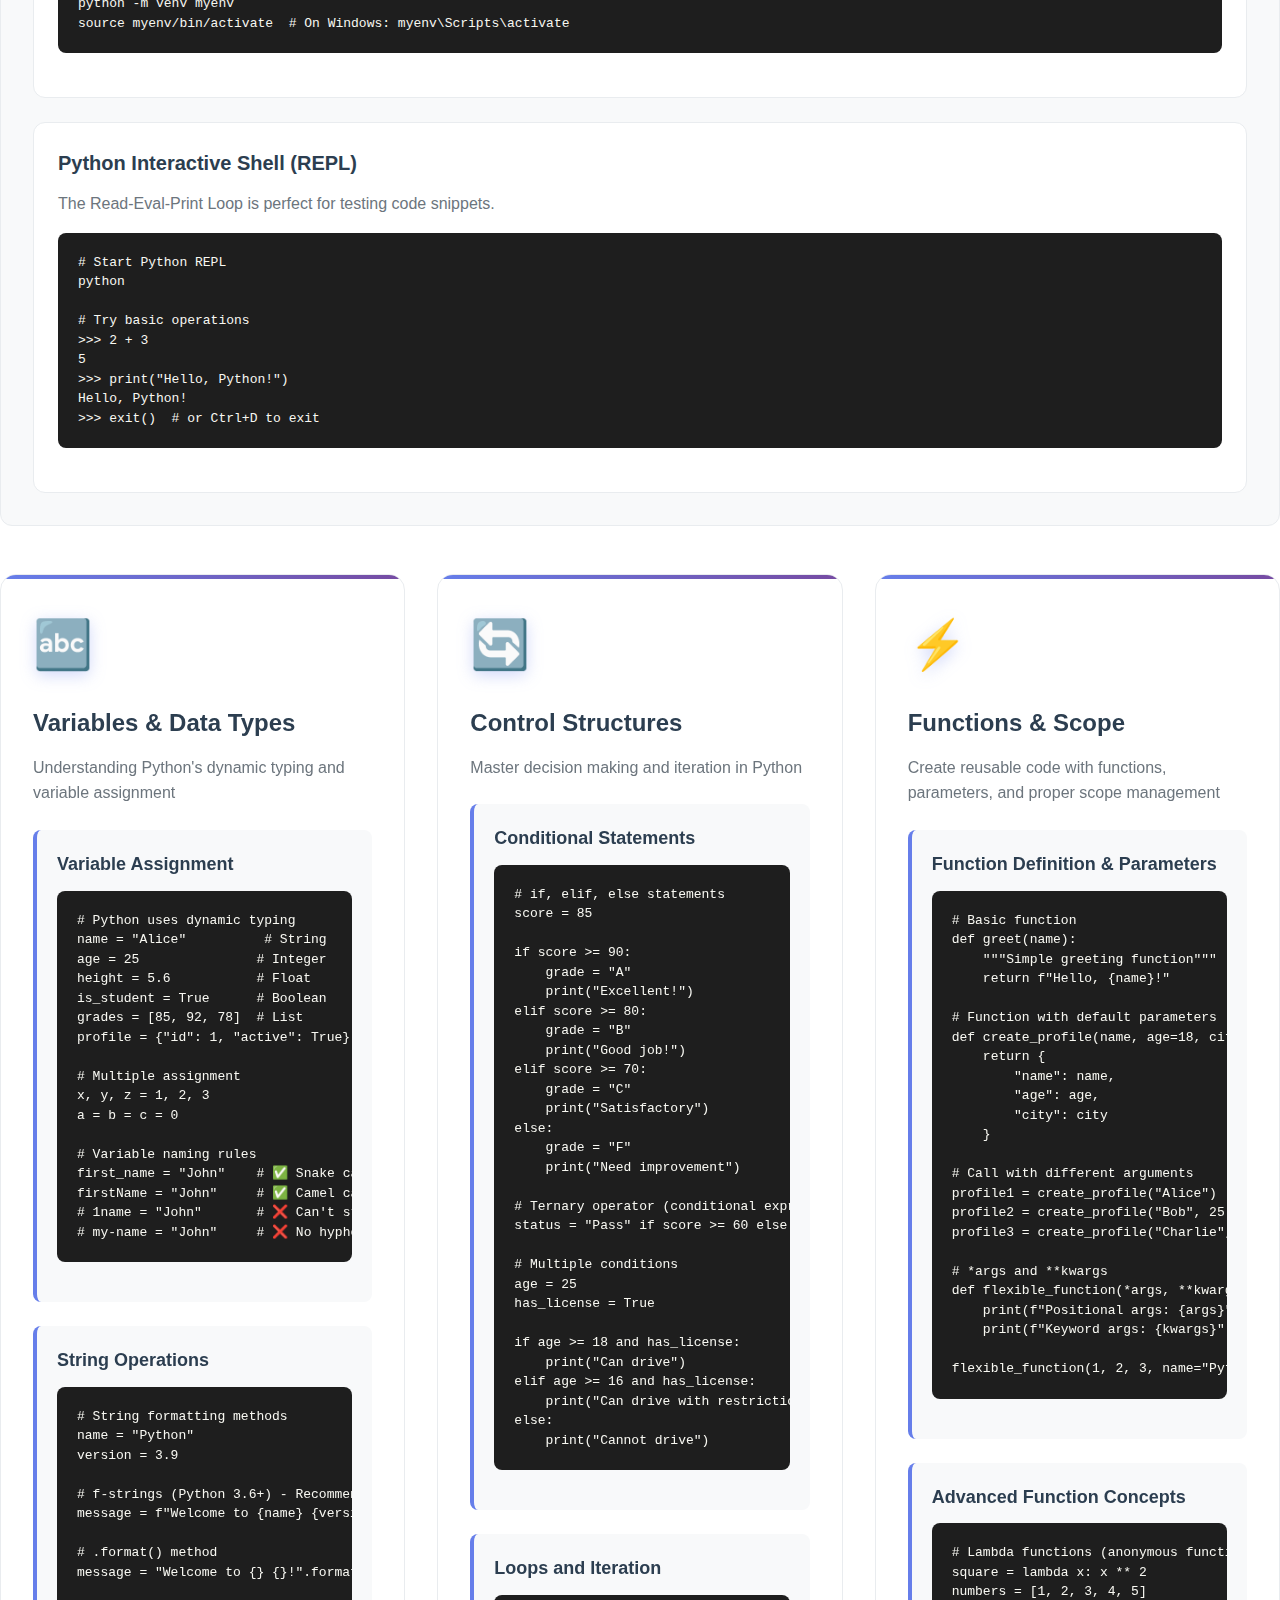
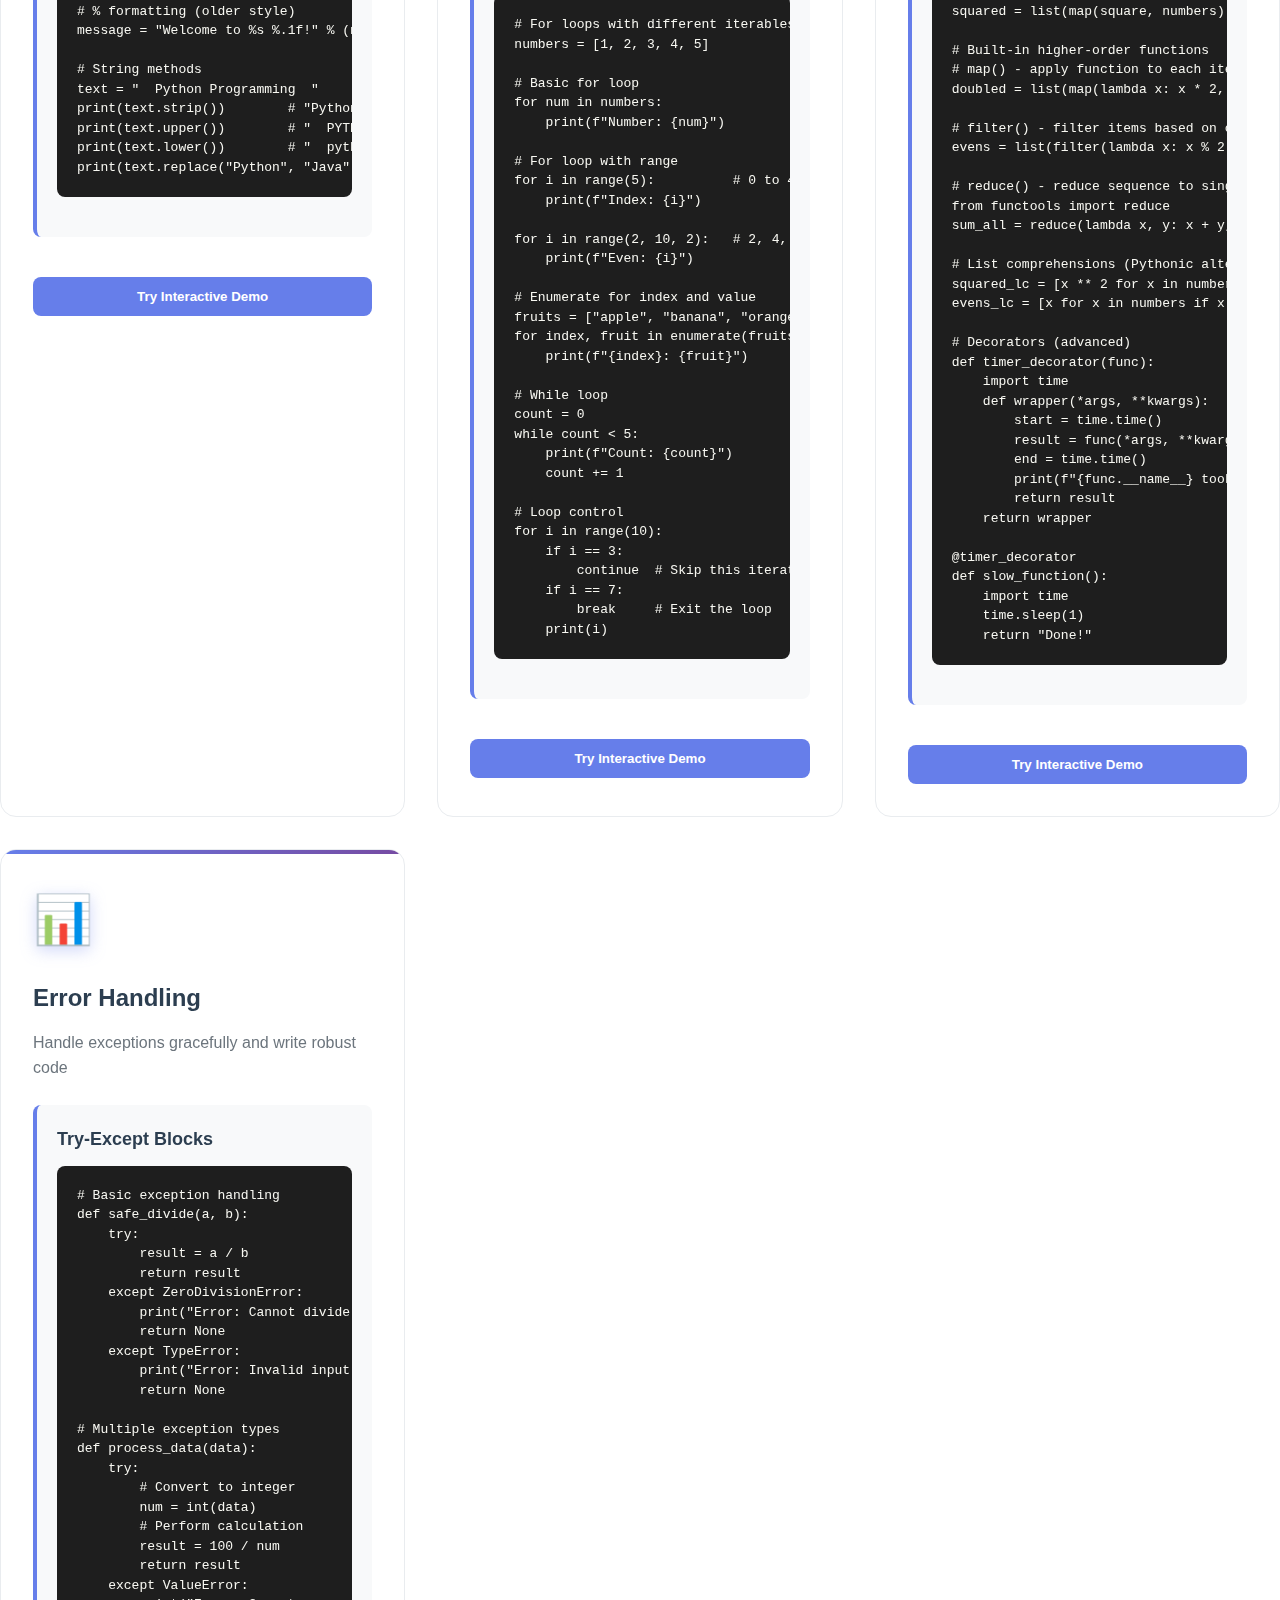
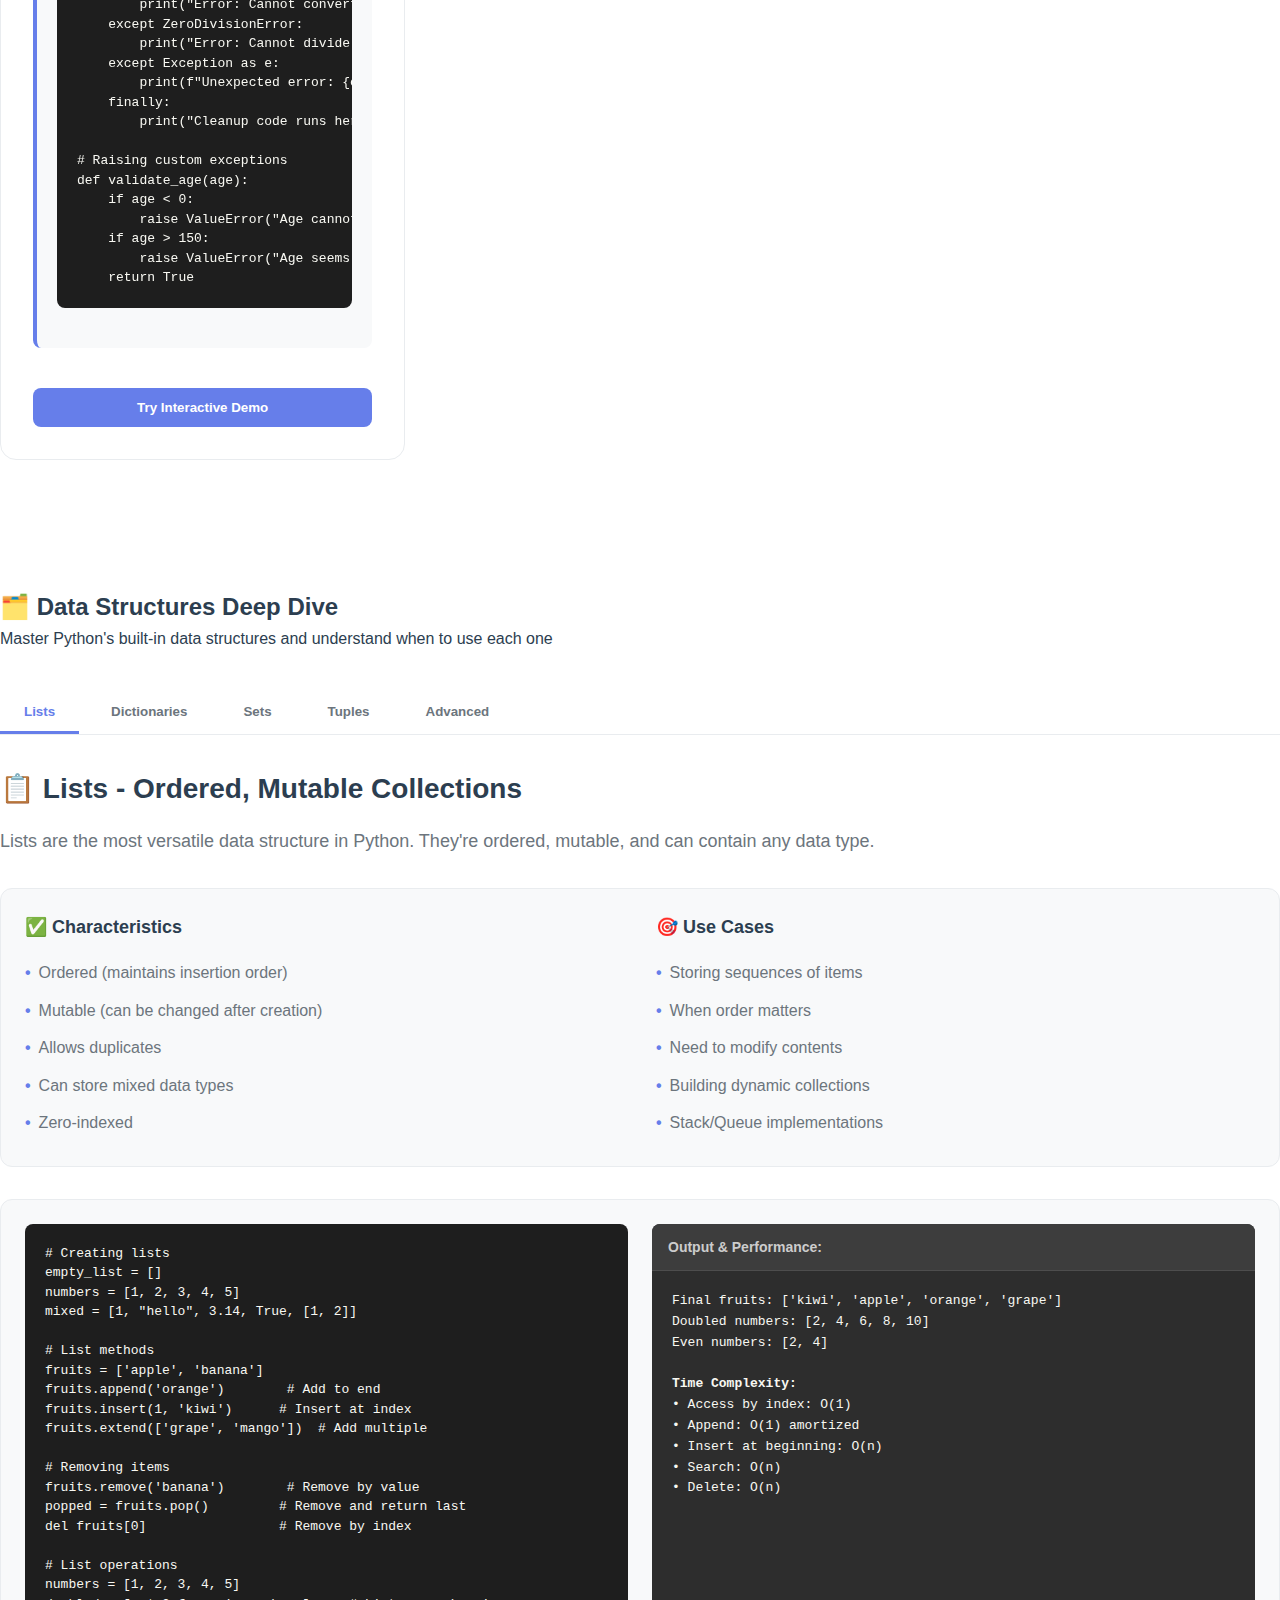
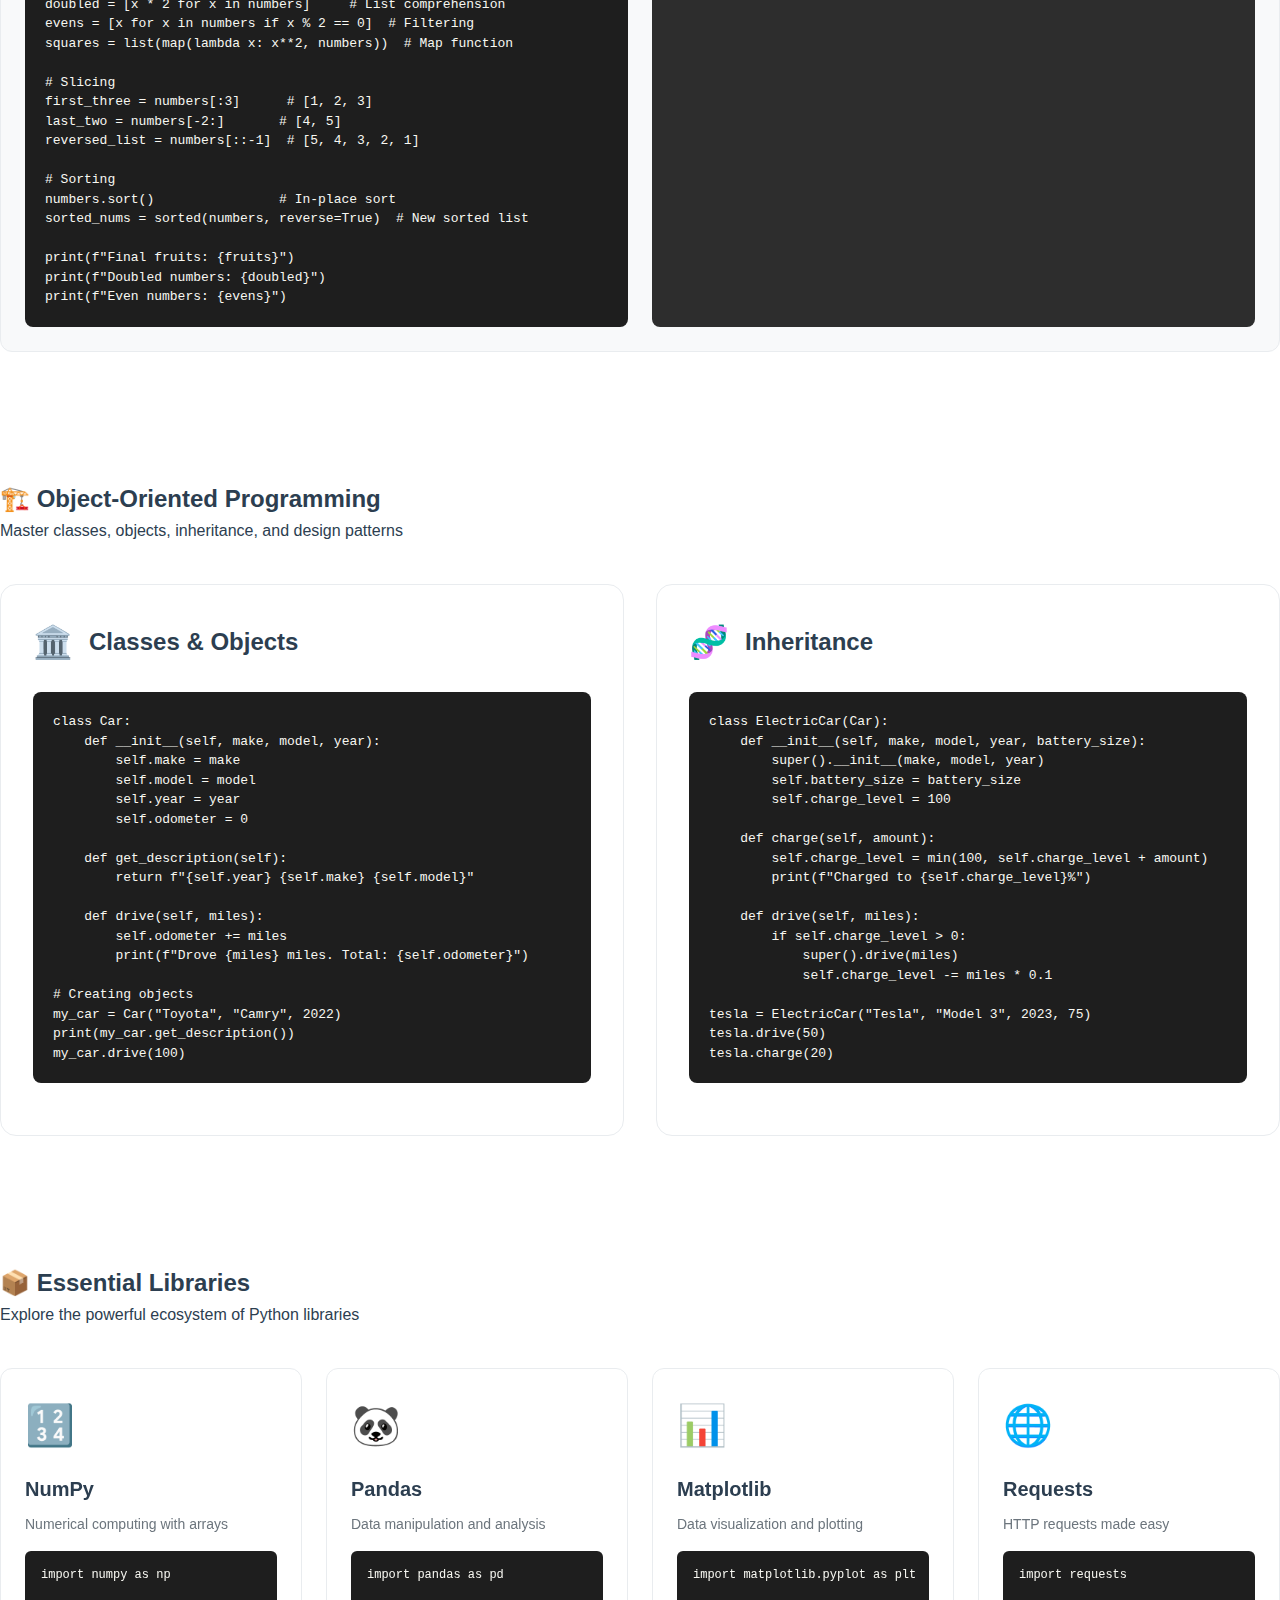
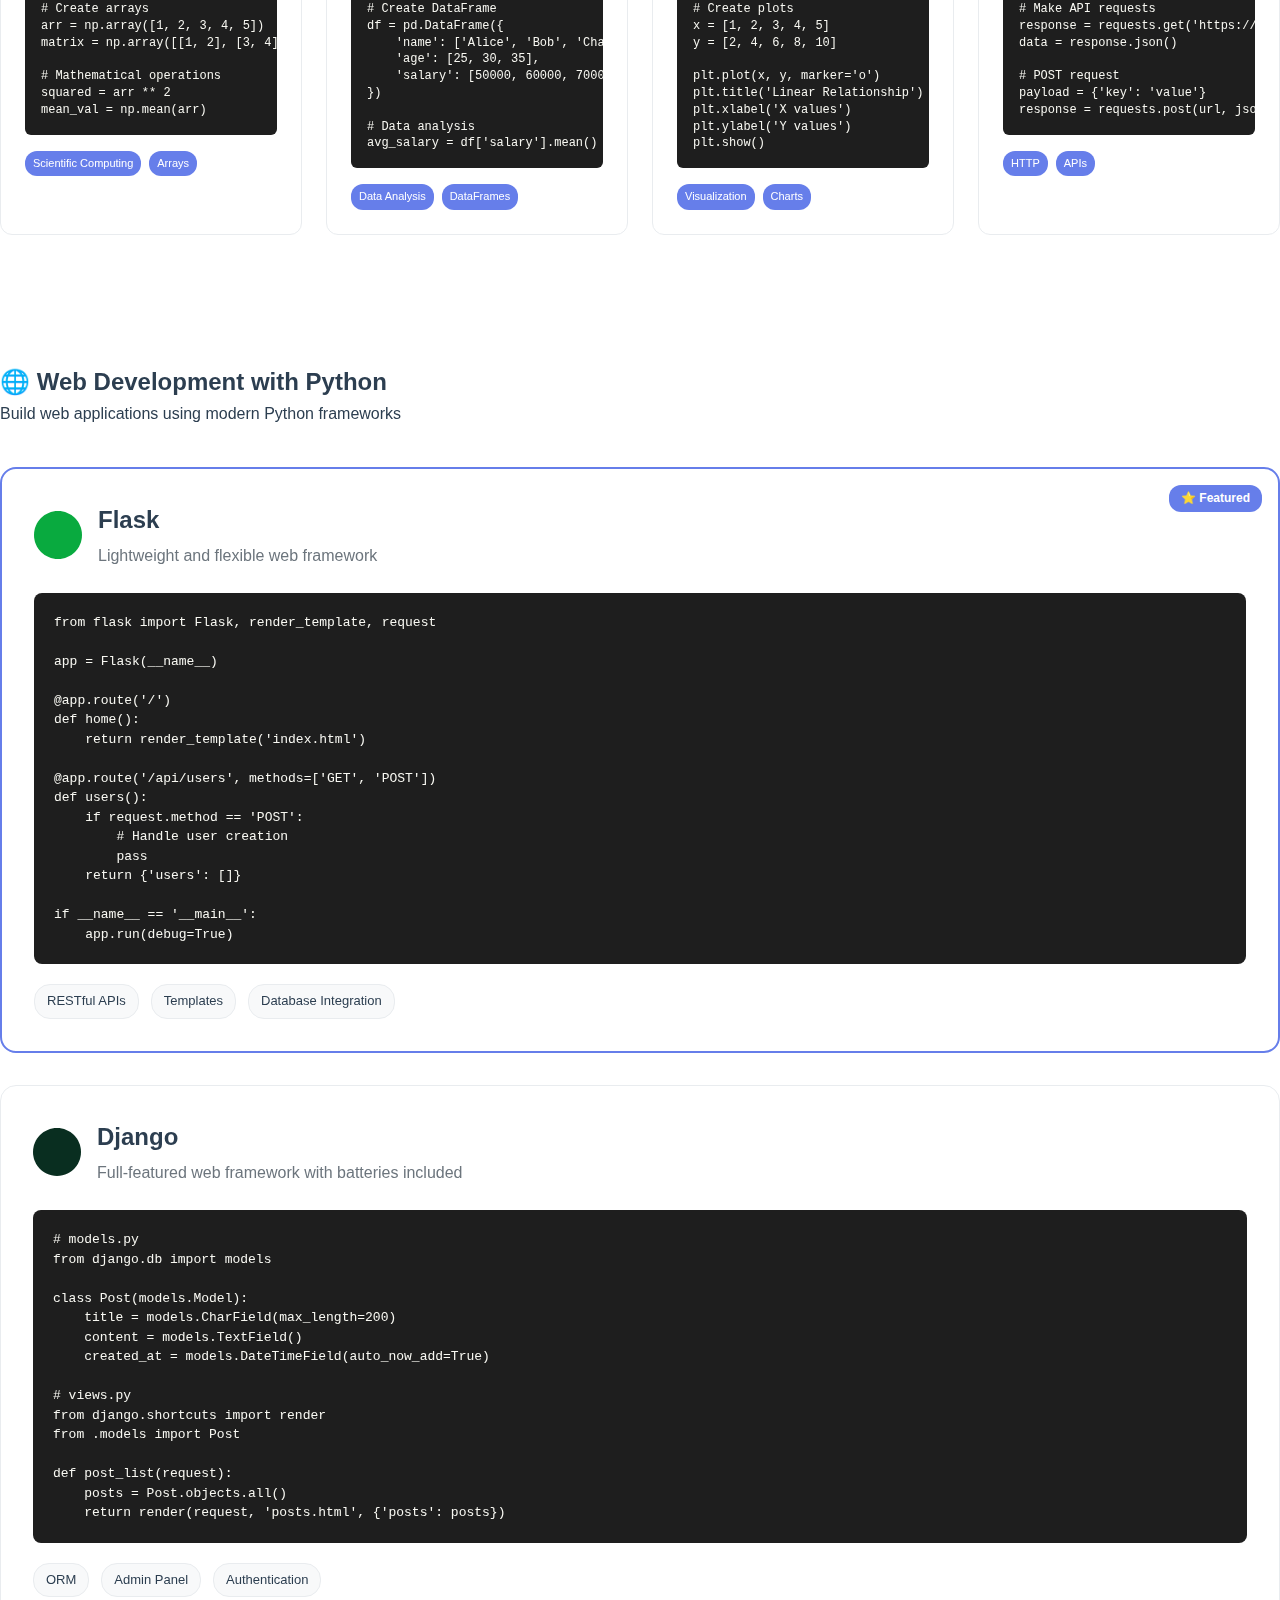
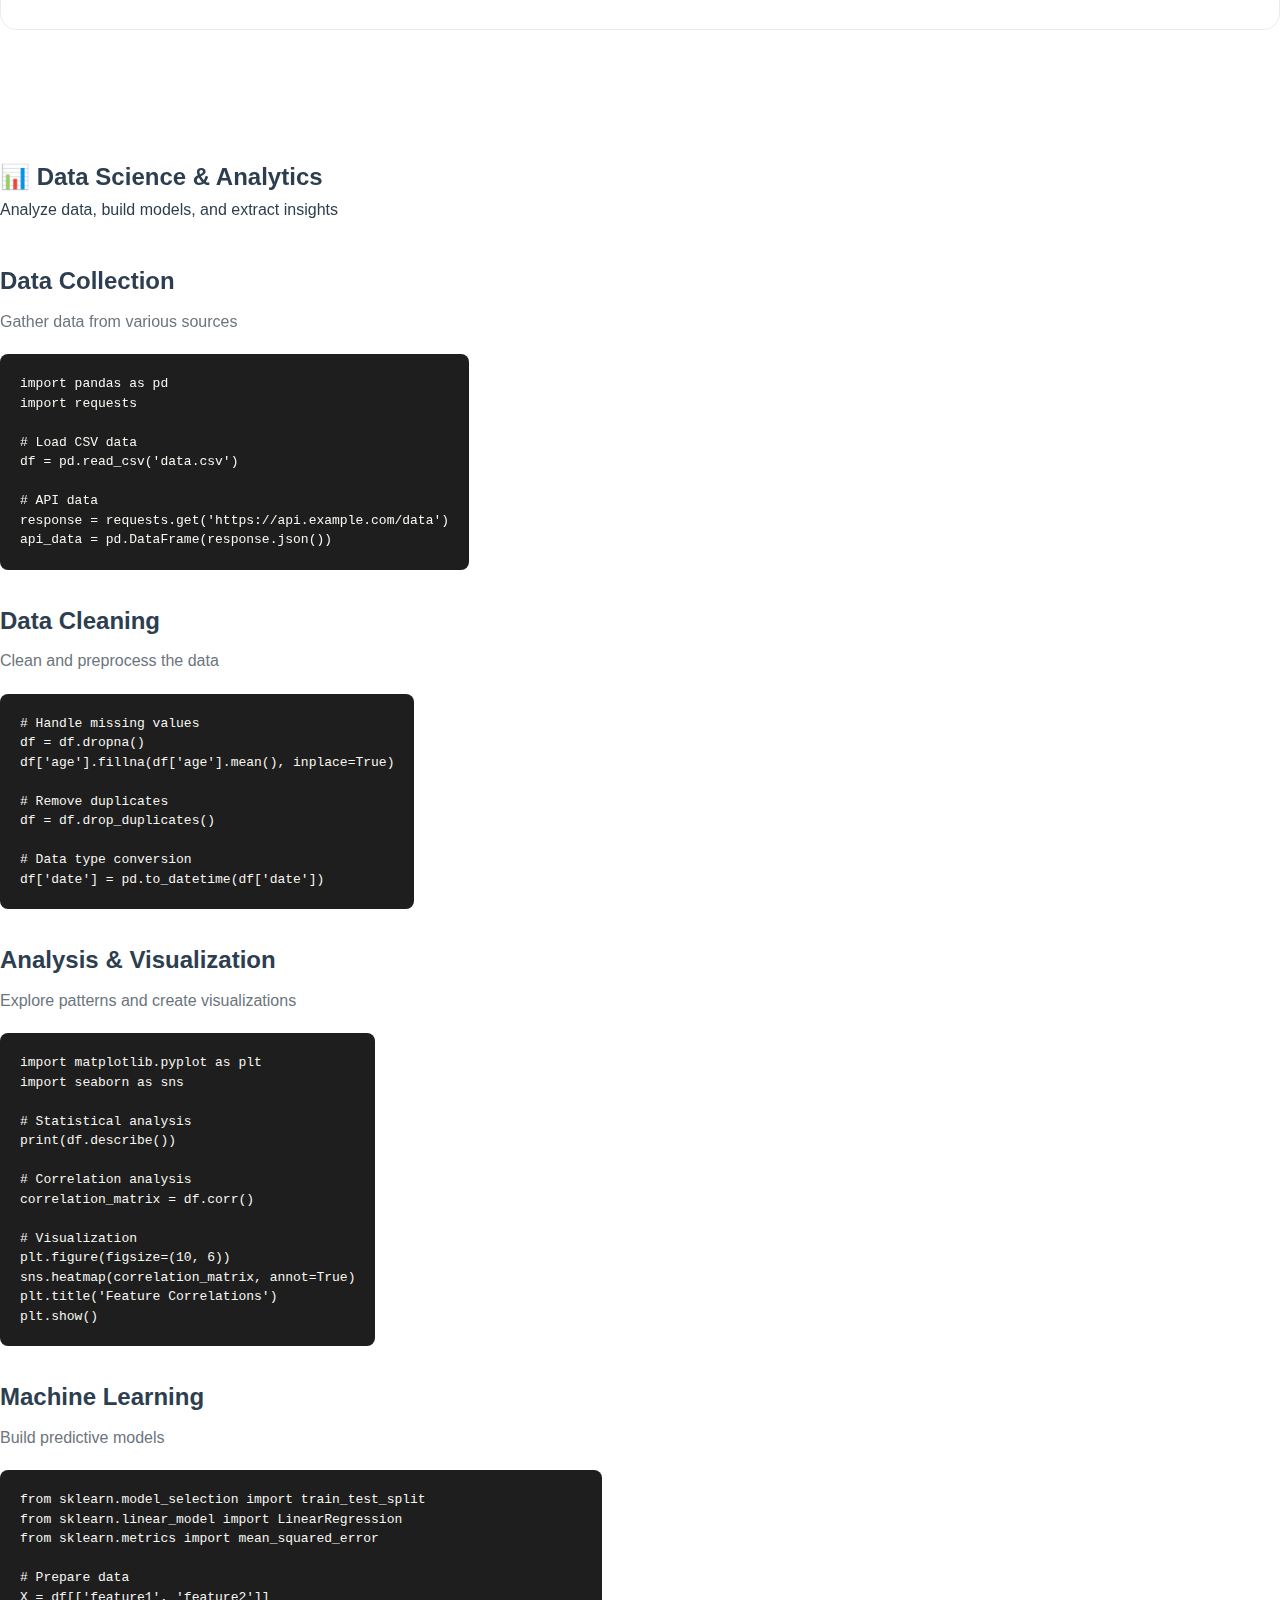
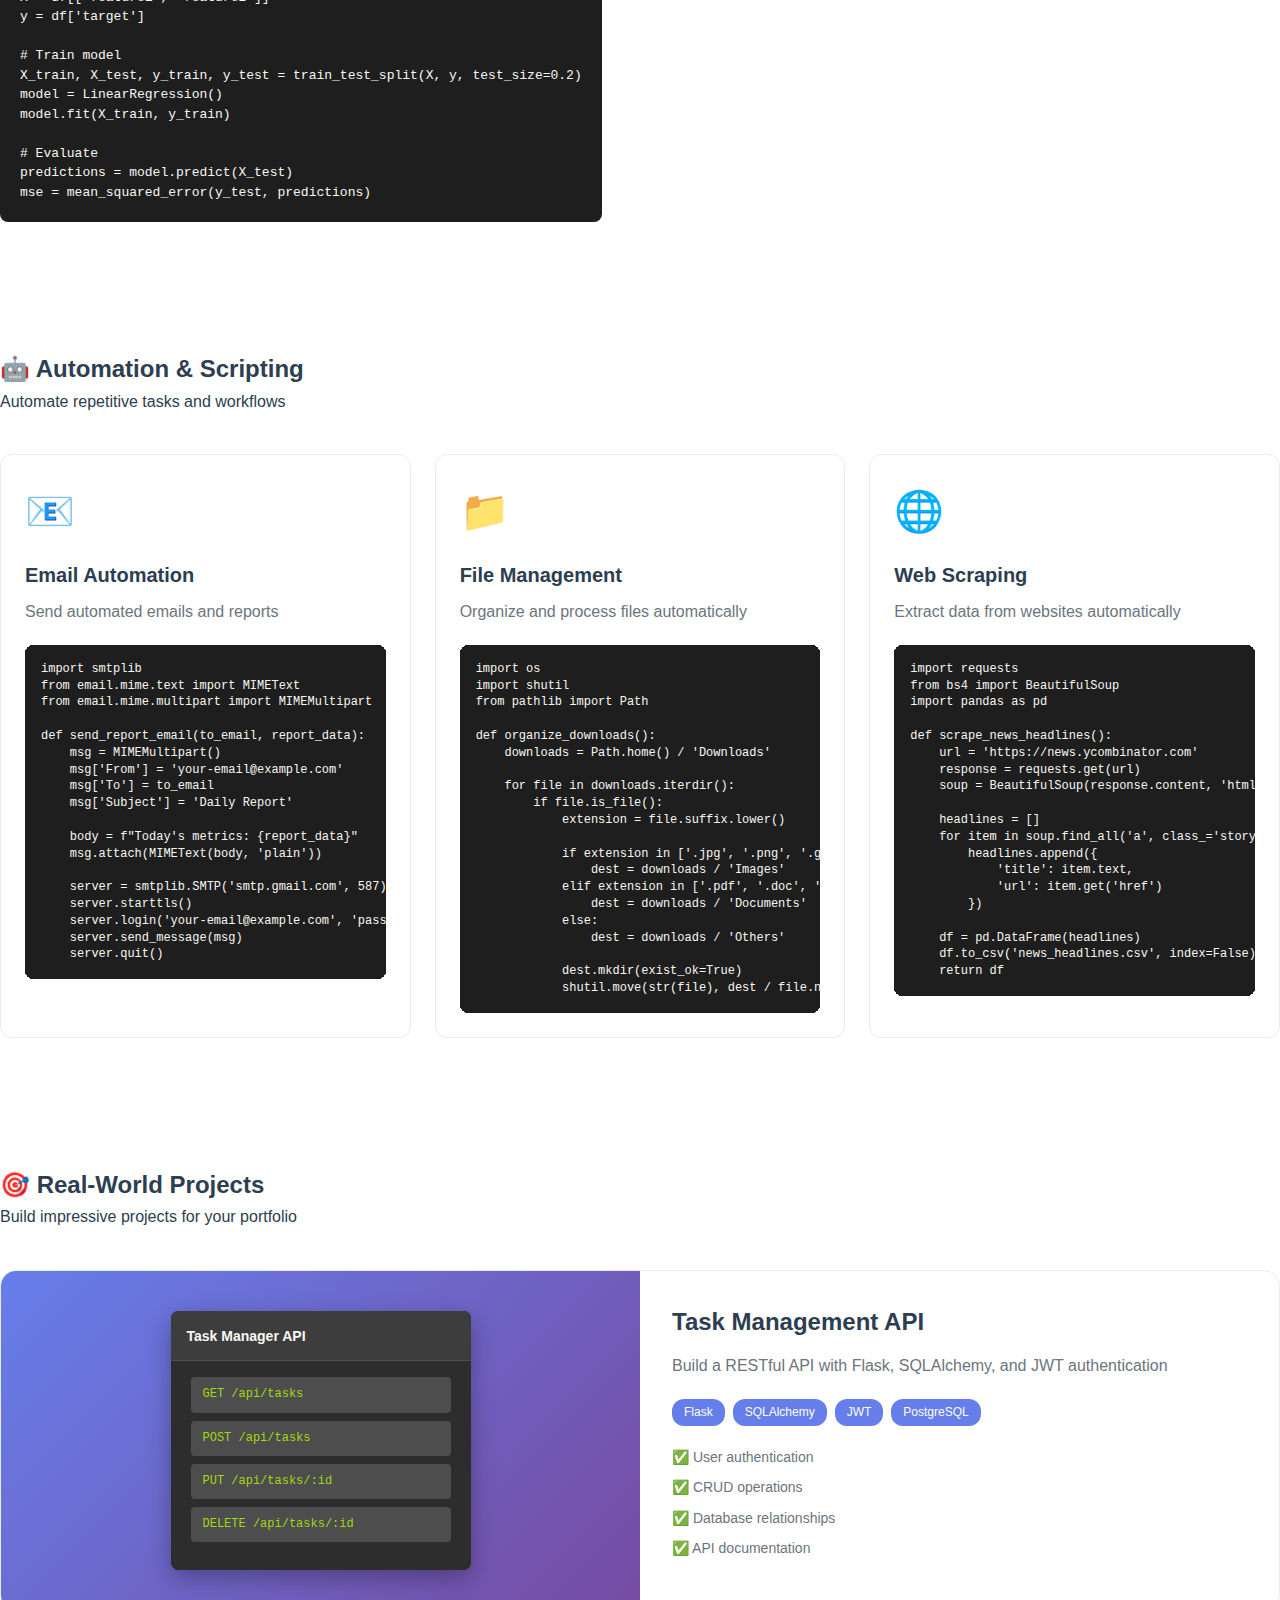
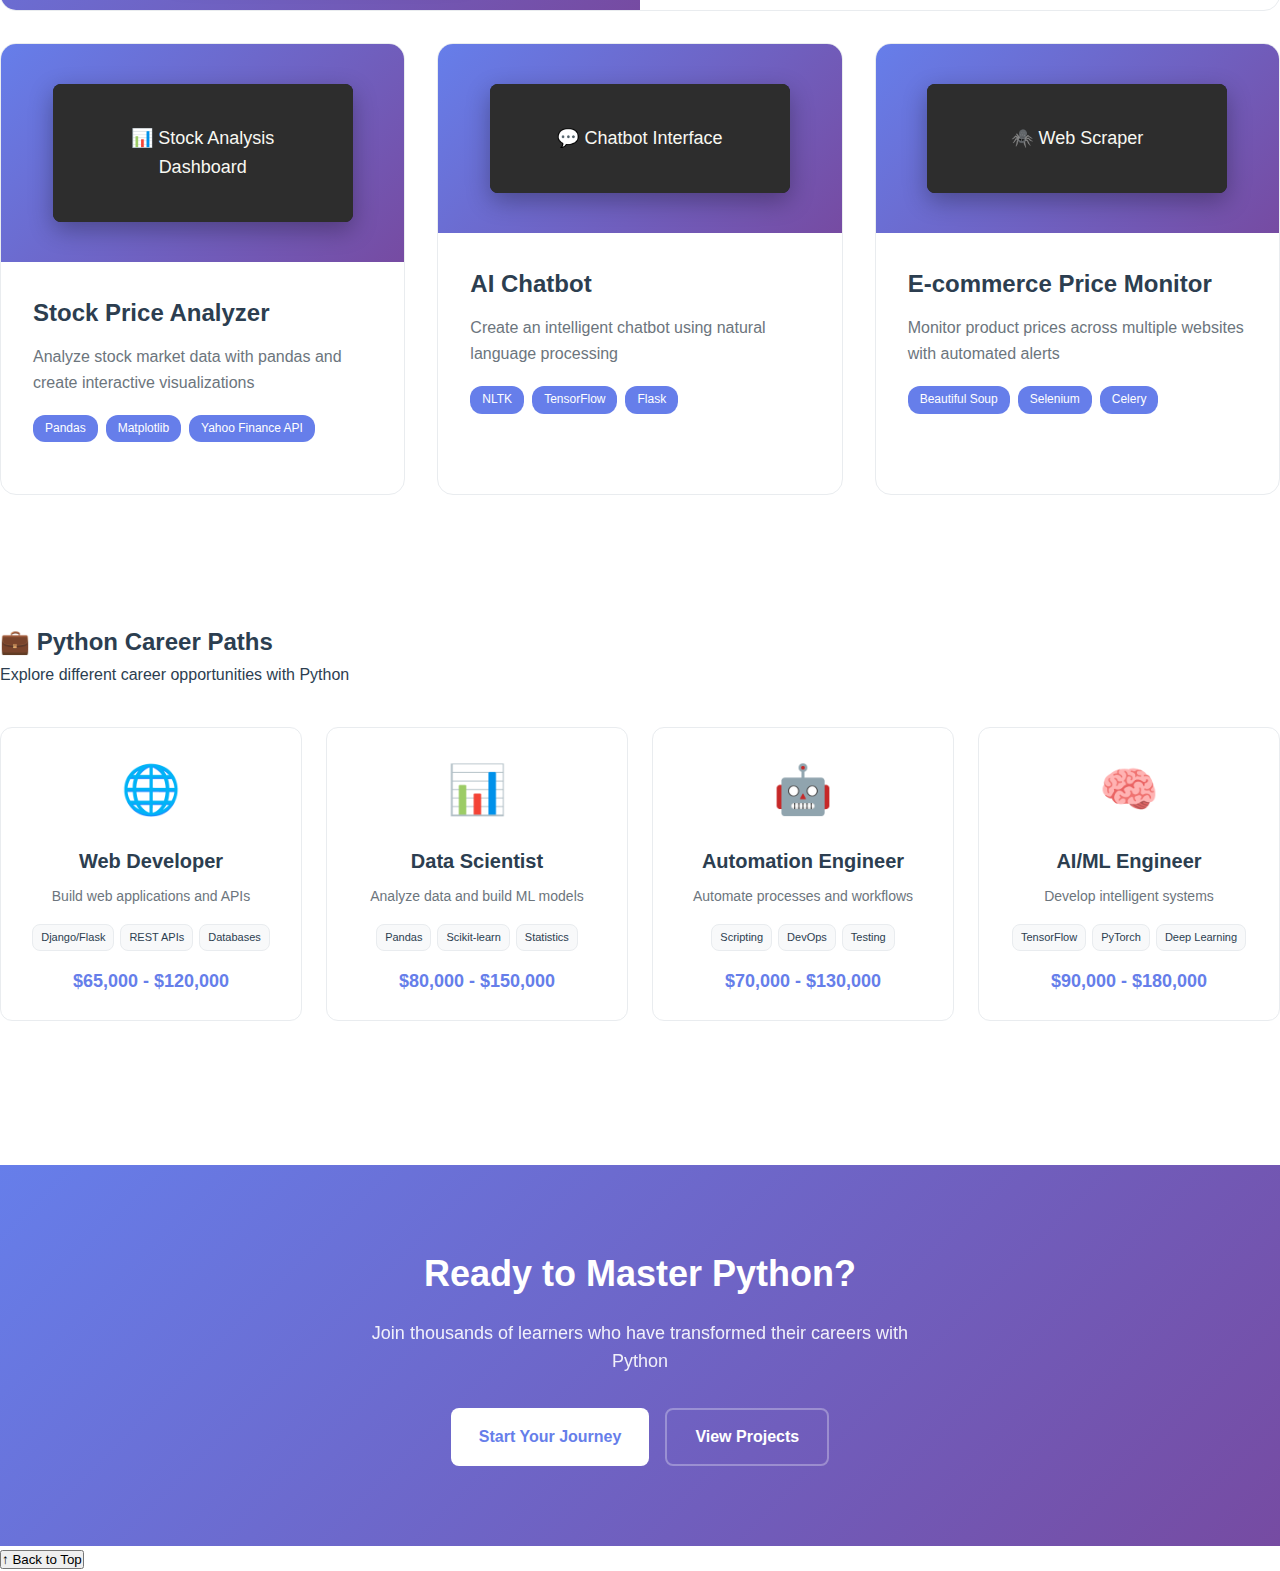
<file: python-programming.html>
<!DOCTYPE html>
<html lang="en">
<head>
    <meta charset="UTF-8">
    <meta name="viewport" content="width=device-width, initial-scale=1.0">
    <title>Python Programming Mastery - Forever Class</title>
    <meta name="description" content="Master Python programming from beginner to advanced. Learn syntax, data structures, web development, data science, and automation with hands-on projects.">
    <meta name="keywords" content="python programming, coding, data science, web development, automation, machine learning, beginner python, python tutorial">
    <meta property="og:title" content="Python Programming Mastery - Forever Class">
    <meta property="og:description" content="Complete Python programming course from zero to hero. Build real projects and master Python for various applications.">
    <meta property="og:url" content="https://mananvyas01.github.io/ForeverClass/python-programming.html">
    <meta property="og:type" content="website">
    <meta property="og:image" content="https://mananvyas01.github.io/ForeverClass/assets/python-og.png">
    
    <!-- Styles -->
    <link rel="stylesheet" href="css/style.css">
    <link rel="stylesheet" href="css/progress-tracker.css">
    <link rel="stylesheet" href="css/auth-system.css">
    <link rel="stylesheet" href="css/python-programming.css">
    
    <link rel="preconnect" href="https://fonts.googleapis.com">
    <link rel="preconnect" href="https://fonts.gstatic.com" crossorigin>
    <link href="https://fonts.googleapis.com/css2?family=Inter:wght@300;400;500;600;700;800&display=swap" rel="stylesheet">
    <link rel="icon" type="image/x-icon" href="assets/favicon.ico">
</head>
<body>
    <nav class="navbar">
        <div class="nav-container">
            <a href="index.html" class="nav-logo">
                <span>Forever Class</span>
            </a>
            
            <div class="nav-menu">
                <a href="index.html#about" class="nav-link">About</a>
                <a href="git-github.html" class="nav-link">Git & GitHub</a>
                <a href="web-dev-basics.html" class="nav-link">Web Development</a>
                <a href="python-programming.html" class="nav-link active">Python Programming</a>
            </div>
            
            <div class="nav-actions">
                <button class="theme-toggle" id="themeToggle" aria-label="Toggle theme">
                    <span class="theme-icon">🌙</span>
                </button>
                <div class="hamburger" id="hamburger">
                    <span></span>
                    <span></span>
                    <span></span>
                </div>
            </div>
        </div>
    </nav>

    <div class="page-container">
        <!-- Desktop Sidebar -->
        <aside class="sidebar" id="sidebar">
            <nav class="sidebar-nav">
                <div class="sidebar-header">
                    <h3>🐍 Python Programming</h3>
                    <div class="progress-indicator">
                        <div class="progress-bar">
                            <div class="progress-fill" id="progressFill"></div>
                        </div>
                        <span class="progress-text" id="progressText">0% Complete</span>
                    </div>
                </div>
                <ul>
                    <li><a href="#hero-section" class="sidebar-link" data-section="hero-section">🚀 Getting Started</a></li>
                    <li><a href="#python-basics" class="sidebar-link" data-section="python-basics">📚 Python Fundamentals</a></li>
                    <li><a href="#data-structures" class="sidebar-link" data-section="data-structures">🗂️ Data Structures</a></li>
                    <li><a href="#oop" class="sidebar-link" data-section="oop">🏗️ Object-Oriented Programming</a></li>
                    <li><a href="#libraries" class="sidebar-link" data-section="libraries">📦 Essential Libraries</a></li>
                    <li><a href="#web-development" class="sidebar-link" data-section="web-development">🌐 Web Development</a></li>
                    <li><a href="#data-science" class="sidebar-link" data-section="data-science">📊 Data Science</a></li>
                    <li><a href="#automation" class="sidebar-link" data-section="automation">🤖 Automation</a></li>
                    <li><a href="#projects" class="sidebar-link" data-section="projects">🎯 Real Projects</a></li>
                    <li><a href="#career" class="sidebar-link" data-section="career">💼 Career Paths</a></li>
                </ul>
            </nav>
        </aside>

        <!-- Main Content -->
        <main class="main-content">
            <!-- Hero Section -->
            <section id="hero-section" class="hero-section">
                <div class="hero-content">
                    <div class="hero-badge">
                        <span class="badge-icon">🐍</span>
                        <span class="badge-text">Python Programming Mastery</span>
                    </div>
                    <h1 class="hero-title">
                        Master Python Programming
                        <span class="gradient-text">From Zero to Hero</span>
                    </h1>
                    <p class="hero-description">
                        Learn Python programming with hands-on projects, real-world applications, 
                        and industry best practices. Perfect for beginners and advancing developers.
                    </p>
                    <div class="hero-stats">
                        <div class="stat-item">
                            <span class="stat-number">12</span>
                            <span class="stat-label">Comprehensive Modules</span>
                        </div>
                        <div class="stat-item">
                            <span class="stat-number">25+</span>
                            <span class="stat-label">Hands-on Projects</span>
                        </div>
                        <div class="stat-item">
                            <span class="stat-number">50+</span>
                            <span class="stat-label">Code Examples</span>
                        </div>
                    </div>
                    <div class="hero-actions">
                        <a href="#python-basics" class="btn-primary">Start Learning</a>
                        <a href="#projects" class="btn-secondary">View Projects</a>
                    </div>
                </div>
                <div class="hero-visual">
                    <div class="code-window">
                        <div class="window-header">
                            <div class="window-controls">
                                <span class="control red"></span>
                                <span class="control yellow"></span>
                                <span class="control green"></span>
                            </div>
                            <span class="window-title">python_mastery.py</span>
                        </div>
                        <div class="code-content">
                            <pre><code class="python-code" id="heroCode"></code></pre>
                        </div>
                    </div>
                </div>
            </section>

            <!-- Python Fundamentals -->
            <section id="python-basics" class="content-section">
                <div class="section-header">
                    <h2>📚 Python Fundamentals</h2>
                    <p>Master the building blocks of Python programming with detailed explanations and examples</p>
                </div>
                
                <!-- Getting Started Subsection -->
                <div class="subsection">
                    <h3>🚀 Setting Up Python Environment</h3>
                    <div class="subsection-content">
                        <div class="info-card">
                            <h4>Python Installation</h4>
                            <p>Python comes in different versions. We recommend Python 3.8+ for this course.</p>
                            <div class="code-demo">
                                <pre><code># Check Python version
python --version
# or
python3 --version

# Install packages using pip
pip install package_name

# Create virtual environment
python -m venv myenv
source myenv/bin/activate  # On Windows: myenv\Scripts\activate</code></pre>
                            </div>
                        </div>
                        
                        <div class="info-card">
                            <h4>Python Interactive Shell (REPL)</h4>
                            <p>The Read-Eval-Print Loop is perfect for testing code snippets.</p>
                            <div class="code-demo">
                                <pre><code># Start Python REPL
python

# Try basic operations
>>> 2 + 3
5
>>> print("Hello, Python!")
Hello, Python!
>>> exit()  # or Ctrl+D to exit</code></pre>
                            </div>
                        </div>
                    </div>
                </div>
                
                <div class="fundamentals-grid">
                    <div class="fundamental-card">
                        <div class="card-icon">🔤</div>
                        <h3>Variables & Data Types</h3>
                        <p>Understanding Python's dynamic typing and variable assignment</p>
                        
                        <div class="detail-section">
                            <h4>Variable Assignment</h4>
                            <div class="code-demo">
                                <pre><code># Python uses dynamic typing
name = "Alice"          # String
age = 25               # Integer
height = 5.6           # Float
is_student = True      # Boolean
grades = [85, 92, 78]  # List
profile = {"id": 1, "active": True}  # Dictionary

# Multiple assignment
x, y, z = 1, 2, 3
a = b = c = 0

# Variable naming rules
first_name = "John"    # ✅ Snake case (recommended)
firstName = "John"     # ✅ Camel case (less common)
# 1name = "John"       # ❌ Can't start with number
# my-name = "John"     # ❌ No hyphens allowed</code></pre>
                            </div>
                        </div>
                        
                        <div class="detail-section">
                            <h4>String Operations</h4>
                            <div class="code-demo">
                                <pre><code># String formatting methods
name = "Python"
version = 3.9

# f-strings (Python 3.6+) - Recommended
message = f"Welcome to {name} {version}!"

# .format() method
message = "Welcome to {} {}!".format(name, version)

# % formatting (older style)
message = "Welcome to %s %.1f!" % (name, version)

# String methods
text = "  Python Programming  "
print(text.strip())        # "Python Programming"
print(text.upper())        # "  PYTHON PROGRAMMING  "
print(text.lower())        # "  python programming  "
print(text.replace("Python", "Java"))  # "  Java Programming  "</code></pre>
                            </div>
                        </div>
                        
                        <button class="demo-btn" data-demo="variables">Try Interactive Demo</button>
                    </div>
                    
                    <div class="fundamental-card">
                        <div class="card-icon">🔄</div>
                        <h3>Control Structures</h3>
                        <p>Master decision making and iteration in Python</p>
                        
                        <div class="detail-section">
                            <h4>Conditional Statements</h4>
                            <div class="code-demo">
                                <pre><code># if, elif, else statements
score = 85

if score >= 90:
    grade = "A"
    print("Excellent!")
elif score >= 80:
    grade = "B"
    print("Good job!")
elif score >= 70:
    grade = "C"
    print("Satisfactory")
else:
    grade = "F"
    print("Need improvement")

# Ternary operator (conditional expression)
status = "Pass" if score >= 60 else "Fail"

# Multiple conditions
age = 25
has_license = True

if age >= 18 and has_license:
    print("Can drive")
elif age >= 16 and has_license:
    print("Can drive with restrictions")
else:
    print("Cannot drive")</code></pre>
                            </div>
                        </div>
                        
                        <div class="detail-section">
                            <h4>Loops and Iteration</h4>
                            <div class="code-demo">
                                <pre><code># For loops with different iterables
numbers = [1, 2, 3, 4, 5]

# Basic for loop
for num in numbers:
    print(f"Number: {num}")

# For loop with range
for i in range(5):          # 0 to 4
    print(f"Index: {i}")

for i in range(2, 10, 2):   # 2, 4, 6, 8
    print(f"Even: {i}")

# Enumerate for index and value
fruits = ["apple", "banana", "orange"]
for index, fruit in enumerate(fruits):
    print(f"{index}: {fruit}")

# While loop
count = 0
while count < 5:
    print(f"Count: {count}")
    count += 1

# Loop control
for i in range(10):
    if i == 3:
        continue  # Skip this iteration
    if i == 7:
        break     # Exit the loop
    print(i)</code></pre>
                            </div>
                        </div>
                        
                        <button class="demo-btn" data-demo="control">Try Interactive Demo</button>
                    </div>
                    
                    <div class="fundamental-card">
                        <div class="card-icon">⚡</div>
                        <h3>Functions & Scope</h3>
                        <p>Create reusable code with functions, parameters, and proper scope management</p>
                        
                        <div class="detail-section">
                            <h4>Function Definition & Parameters</h4>
                            <div class="code-demo">
                                <pre><code># Basic function
def greet(name):
    """Simple greeting function"""
    return f"Hello, {name}!"

# Function with default parameters
def create_profile(name, age=18, city="Unknown"):
    return {
        "name": name,
        "age": age,
        "city": city
    }

# Call with different arguments
profile1 = create_profile("Alice")
profile2 = create_profile("Bob", 25)
profile3 = create_profile("Charlie", city="New York")

# *args and **kwargs
def flexible_function(*args, **kwargs):
    print(f"Positional args: {args}")
    print(f"Keyword args: {kwargs}")

flexible_function(1, 2, 3, name="Python", version=3.9)</code></pre>
                            </div>
                        </div>
                        
                        <div class="detail-section">
                            <h4>Advanced Function Concepts</h4>
                            <div class="code-demo">
                                <pre><code># Lambda functions (anonymous functions)
square = lambda x: x ** 2
numbers = [1, 2, 3, 4, 5]
squared = list(map(square, numbers))

# Built-in higher-order functions
# map() - apply function to each item
doubled = list(map(lambda x: x * 2, numbers))

# filter() - filter items based on condition
evens = list(filter(lambda x: x % 2 == 0, numbers))

# reduce() - reduce sequence to single value
from functools import reduce
sum_all = reduce(lambda x, y: x + y, numbers)

# List comprehensions (Pythonic alternative)
squared_lc = [x ** 2 for x in numbers]
evens_lc = [x for x in numbers if x % 2 == 0]

# Decorators (advanced)
def timer_decorator(func):
    import time
    def wrapper(*args, **kwargs):
        start = time.time()
        result = func(*args, **kwargs)
        end = time.time()
        print(f"{func.__name__} took {end - start:.4f} seconds")
        return result
    return wrapper

@timer_decorator
def slow_function():
    import time
    time.sleep(1)
    return "Done!"</code></pre>
                            </div>
                        </div>
                        
                        <button class="demo-btn" data-demo="functions">Try Interactive Demo</button>
                    </div>
                    
                    <div class="fundamental-card">
                        <div class="card-icon">📊</div>
                        <h3>Error Handling</h3>
                        <p>Handle exceptions gracefully and write robust code</p>
                        
                        <div class="detail-section">
                            <h4>Try-Except Blocks</h4>
                            <div class="code-demo">
                                <pre><code># Basic exception handling
def safe_divide(a, b):
    try:
        result = a / b
        return result
    except ZeroDivisionError:
        print("Error: Cannot divide by zero!")
        return None
    except TypeError:
        print("Error: Invalid input types!")
        return None

# Multiple exception types
def process_data(data):
    try:
        # Convert to integer
        num = int(data)
        # Perform calculation
        result = 100 / num
        return result
    except ValueError:
        print("Error: Cannot convert to integer")
    except ZeroDivisionError:
        print("Error: Cannot divide by zero")
    except Exception as e:
        print(f"Unexpected error: {e}")
    finally:
        print("Cleanup code runs here")

# Raising custom exceptions
def validate_age(age):
    if age < 0:
        raise ValueError("Age cannot be negative")
    if age > 150:
        raise ValueError("Age seems unrealistic")
    return True</code></pre>
                            </div>
                        </div>
                        
                        <button class="demo-btn" data-demo="errors">Try Interactive Demo</button>
                    </div>
                </div>
            </section>

            <!-- Data Structures -->
            <section id="data-structures" class="content-section">
                <div class="section-header">
                    <h2>🗂️ Data Structures Deep Dive</h2>
                    <p>Master Python's built-in data structures and understand when to use each one</p>
                </div>
                
                <div class="data-structures-container">
                    <div class="structure-tabs">
                        <button class="tab-btn active" data-tab="lists">Lists</button>
                        <button class="tab-btn" data-tab="dictionaries">Dictionaries</button>
                        <button class="tab-btn" data-tab="sets">Sets</button>
                        <button class="tab-btn" data-tab="tuples">Tuples</button>
                        <button class="tab-btn" data-tab="advanced">Advanced</button>
                    </div>
                    
                    <div class="tab-content active" data-content="lists">
                        <div class="structure-explanation">
                            <h3>📋 Lists - Ordered, Mutable Collections</h3>
                            <p>Lists are the most versatile data structure in Python. They're ordered, mutable, and can contain any data type.</p>
                            
                            <div class="structure-details">
                                <div class="feature-grid">
                                    <div class="feature-item">
                                        <h4>✅ Characteristics</h4>
                                        <ul>
                                            <li>Ordered (maintains insertion order)</li>
                                            <li>Mutable (can be changed after creation)</li>
                                            <li>Allows duplicates</li>
                                            <li>Can store mixed data types</li>
                                            <li>Zero-indexed</li>
                                        </ul>
                                    </div>
                                    <div class="feature-item">
                                        <h4>🎯 Use Cases</h4>
                                        <ul>
                                            <li>Storing sequences of items</li>
                                            <li>When order matters</li>
                                            <li>Need to modify contents</li>
                                            <li>Building dynamic collections</li>
                                            <li>Stack/Queue implementations</li>
                                        </ul>
                                    </div>
                                </div>
                            </div>
                            
                            <div class="code-playground">
                                <div class="code-editor">
                                    <pre><code># Creating lists
empty_list = []
numbers = [1, 2, 3, 4, 5]
mixed = [1, "hello", 3.14, True, [1, 2]]

# List methods
fruits = ['apple', 'banana']
fruits.append('orange')        # Add to end
fruits.insert(1, 'kiwi')      # Insert at index
fruits.extend(['grape', 'mango'])  # Add multiple

# Removing items
fruits.remove('banana')        # Remove by value
popped = fruits.pop()         # Remove and return last
del fruits[0]                 # Remove by index

# List operations
numbers = [1, 2, 3, 4, 5]
doubled = [x * 2 for x in numbers]     # List comprehension
evens = [x for x in numbers if x % 2 == 0]  # Filtering
squares = list(map(lambda x: x**2, numbers))  # Map function

# Slicing
first_three = numbers[:3]      # [1, 2, 3]
last_two = numbers[-2:]       # [4, 5]
reversed_list = numbers[::-1]  # [5, 4, 3, 2, 1]

# Sorting
numbers.sort()                # In-place sort
sorted_nums = sorted(numbers, reverse=True)  # New sorted list

print(f"Final fruits: {fruits}")
print(f"Doubled numbers: {doubled}")
print(f"Even numbers: {evens}")</code></pre>
                                </div>
                                <div class="output-display">
                                    <div class="output-header">Output & Performance:</div>
                                    <div class="output-content" id="listsOutput">
                                        Final fruits: ['kiwi', 'apple', 'orange', 'grape']<br>
                                        Doubled numbers: [2, 4, 6, 8, 10]<br>
                                        Even numbers: [2, 4]<br><br>
                                        <strong>Time Complexity:</strong><br>
                                        • Access by index: O(1)<br>
                                        • Append: O(1) amortized<br>
                                        • Insert at beginning: O(n)<br>
                                        • Search: O(n)<br>
                                        • Delete: O(n)
                                    </div>
                                </div>
                            </div>
                        </div>
                    </div>
                    
                    <div class="tab-content" data-content="dictionaries">
                        <div class="structure-explanation">
                            <h3>🗝️ Dictionaries - Key-Value Mappings</h3>
                            <p>Dictionaries store data as key-value pairs, providing fast lookups and flexible data organization.</p>
                            
                            <div class="structure-details">
                                <div class="feature-grid">
                                    <div class="feature-item">
                                        <h4>✅ Characteristics</h4>
                                        <ul>
                                            <li>Unordered (Python 3.7+ maintains insertion order)</li>
                                            <li>Mutable</li>
                                            <li>Keys must be unique and immutable</li>
                                            <li>Values can be any data type</li>
                                            <li>Hash table implementation</li>
                                        </ul>
                                    </div>
                                    <div class="feature-item">
                                        <h4>🎯 Use Cases</h4>
                                        <ul>
                                            <li>Mapping relationships</li>
                                            <li>Fast lookups by key</li>
                                            <li>Counting occurrences</li>
                                            <li>Caching/memoization</li>
                                            <li>Configuration data</li>
                                        </ul>
                                    </div>
                                </div>
                            </div>
                            
                            <div class="code-playground">
                                <div class="code-editor">
                                    <pre><code># Creating dictionaries
empty_dict = {}
student = {
    'name': 'Alice',
    'age': 22,
    'courses': ['Python', 'Data Science'],
    'gpa': 3.8,
    'is_graduated': False
}

# Dictionary methods
student['major'] = 'Computer Science'  # Add new key
student.update({'year': 3, 'advisor': 'Dr. Smith'})  # Add multiple

# Safe access methods
age = student.get('age', 0)           # Returns 0 if key missing
name = student.setdefault('name', 'Unknown')  # Sets if missing

# Dictionary operations
keys = list(student.keys())
values = list(student.values())
items = list(student.items())

# Dictionary comprehensions
grades = {'math': 95, 'science': 88, 'english': 92, 'history': 85}
passed = {k: v for k, v in grades.items() if v >= 90}
grade_letters = {k: 'A' if v >= 90 else 'B' if v >= 80 else 'C' 
                for k, v in grades.items()}

# Nested dictionaries
school = {
    'students': {
        'alice': {'gpa': 3.8, 'year': 3},
        'bob': {'gpa': 3.2, 'year': 2}
    },
    'courses': {
        'CS101': {'credits': 3, 'instructor': 'Dr. Smith'},
        'MATH201': {'credits': 4, 'instructor': 'Dr. Johnson'}
    }
}

# Advanced operations
from collections import defaultdict, Counter

# defaultdict - provides default values
word_count = defaultdict(int)
text = "hello world hello python"
for word in text.split():
    word_count[word] += 1

# Counter - specialized dict for counting
counter = Counter(text.split())

print(f"Student: {student['name']}, GPA: {student['gpa']}")
print(f"Passed subjects: {passed}")
print(f"Word count: {dict(word_count)}")</code></pre>
                                </div>
                                <div class="output-display">
                                    <div class="output-header">Output & Performance:</div>
                                    <div class="output-content">
                                        Student: Alice, GPA: 3.8<br>
                                        Passed subjects: {'math': 95, 'english': 92}<br>
                                        Word count: {'hello': 2, 'world': 1, 'python': 1}<br><br>
                                        <strong>Time Complexity:</strong><br>
                                        • Access/Insert/Delete: O(1) average<br>
                                        • Search by key: O(1) average<br>
                                        • Search by value: O(n)<br>
                                        • Space: O(n)
                                    </div>
                                </div>
                            </div>
                        </div>
                    </div>
                    
                    <div class="tab-content" data-content="sets">
                        <div class="structure-explanation">
                            <h3>🔗 Sets - Unique Element Collections</h3>
                            <p>Sets store unique elements and provide mathematical set operations like union, intersection, and difference.</p>
                            
                            <div class="structure-details">
                                <div class="feature-grid">
                                    <div class="feature-item">
                                        <h4>✅ Characteristics</h4>
                                        <ul>
                                            <li>Unordered collection</li>
                                            <li>Mutable (frozenset is immutable)</li>
                                            <li>No duplicate elements</li>
                                            <li>Elements must be hashable</li>
                                            <li>Hash table implementation</li>
                                        </ul>
                                    </div>
                                    <div class="feature-item">
                                        <h4>🎯 Use Cases</h4>
                                        <ul>
                                            <li>Removing duplicates</li>
                                            <li>Membership testing</li>
                                            <li>Mathematical set operations</li>
                                            <li>Finding common elements</li>
                                            <li>Efficient lookups</li>
                                        </ul>
                                    </div>
                                </div>
                            </div>
                            
                            <div class="code-playground">
                                <div class="code-editor">
                                    <pre><code># Creating sets
empty_set = set()  # Note: {} creates empty dict, not set
numbers = {1, 2, 3, 4, 5}
from_list = set([1, 2, 2, 3, 3, 4])  # Duplicates removed

# Set operations
python_students = {'Alice', 'Bob', 'Charlie', 'Diana'}
js_students = {'Bob', 'Diana', 'Eve', 'Frank'}

# Mathematical operations
intersection = python_students & js_students        # Both languages
union = python_students | js_students              # Either language
python_only = python_students - js_students        # Only Python
js_only = js_students - python_students           # Only JS
symmetric_diff = python_students ^ js_students     # Exclusive (XOR)

# Set methods
python_students.add('Grace')                       # Add single element
python_students.update(['Henry', 'Ivy'])          # Add multiple
python_students.discard('Bob')                    # Remove (no error if missing)
# python_students.remove('Bob')                   # Remove (raises error if missing)

# Set comprehensions
numbers = {1, 2, 3, 4, 5, 6, 7, 8, 9, 10}
even_squares = {x**2 for x in numbers if x % 2 == 0}

# Membership and subset operations
is_member = 'Alice' in python_students
is_subset = {'Alice', 'Charlie'} <= python_students
is_superset = python_students >= {'Alice'}
is_disjoint = python_students.isdisjoint({'Xavier', 'Yvonne'})

# Practical example: Finding unique words
text = "the quick brown fox jumps over the lazy dog the fox"
words = text.split()
unique_words = set(words)
duplicate_words = set(word for word in words if words.count(word) > 1)

# frozenset (immutable set)
immutable_set = frozenset([1, 2, 3])

print(f"Both languages: {intersection}")
print(f"Python only: {python_only}")
print(f"Unique words: {len(unique_words)} out of {len(words)}")
print(f"Duplicates: {duplicate_words}")</code></pre>
                                </div>
                                <div class="output-display">
                                    <div class="output-header">Output & Performance:</div>
                                    <div class="output-content">
                                        Both languages: {'Bob', 'Diana'}<br>
                                        Python only: {'Alice', 'Charlie'}<br>
                                        Unique words: 9 out of 12<br>
                                        Duplicates: {'the', 'fox'}<br><br>
                                        <strong>Time Complexity:</strong><br>
                                        • Add/Remove/Contains: O(1) average<br>
                                        • Union/Intersection: O(len(s1) + len(s2))<br>
                                        • Difference: O(len(s1))<br>
                                        • Space: O(n)
                                    </div>
                                </div>
                            </div>
                        </div>
                    </div>
                    
                    <div class="tab-content" data-content="tuples">
                        <div class="structure-explanation">
                            <h3>📦 Tuples - Immutable Sequences</h3>
                            <p>Tuples are immutable sequences, perfect for fixed data that shouldn't change.</p>
                            
                            <div class="structure-details">
                                <div class="feature-grid">
                                    <div class="feature-item">
                                        <h4>✅ Characteristics</h4>
                                        <ul>
                                            <li>Ordered sequence</li>
                                            <li>Immutable (cannot be changed)</li>
                                            <li>Allows duplicates</li>
                                            <li>Can store mixed data types</li>
                                            <li>Hashable (can be dict keys)</li>
                                        </ul>
                                    </div>
                                    <div class="feature-item">
                                        <h4>🎯 Use Cases</h4>
                                        <ul>
                                            <li>Coordinates/points</li>
                                            <li>Database records</li>
                                            <li>Function return values</li>
                                            <li>Dictionary keys</li>
                                            <li>Configuration data</li>
                                        </ul>
                                    </div>
                                </div>
                            </div>
                            
                            <div class="code-playground">
                                <div class="code-editor">
                                    <pre><code># Creating tuples
empty_tuple = ()
single_item = (42,)  # Note the comma for single item
coordinates = (10, 20)
rgb_color = (255, 128, 0)
mixed_tuple = (1, "hello", 3.14, True)

# Tuple unpacking
x, y = coordinates
red, green, blue = rgb_color

# Multiple assignment using tuples
a, b, c = 1, 2, 3  # Same as (1, 2, 3)

# Advanced unpacking
numbers = (1, 2, 3, 4, 5)
first, *middle, last = numbers  # first=1, middle=[2,3,4], last=5
first_two, *rest = numbers      # first_two can't be unpacked this way
*start, last_two = numbers[-2:] # Get last two

# Named tuples for better readability
from collections import namedtuple

# Define a named tuple type
Point = namedtuple('Point', ['x', 'y'])
Person = namedtuple('Person', ['name', 'age', 'city'])

# Create instances
p1 = Point(10, 20)
p2 = Point(x=30, y=40)
person = Person('Alice', 25, 'New York')

# Access elements
print(f"Point 1: x={p1.x}, y={p1.y}")
print(f"Person: {person.name} is {person.age} years old")

# Named tuple methods
point_dict = p1._asdict()  # Convert to dictionary
new_point = p1._replace(x=100)  # Create new with different values

# Tuples as dictionary keys (because they're hashable)
locations = {
    (0, 0): "Origin",
    (10, 20): "Point A",
    (30, 40): "Point B"
}

# Tuple methods
numbers = (1, 2, 3, 2, 4, 2, 5)
count_of_2 = numbers.count(2)       # Count occurrences
index_of_3 = numbers.index(3)       # Find first index

# Returning multiple values from functions
def get_name_age():
    return "Alice", 25  # Returns a tuple

name, age = get_name_age()  # Unpack the returned tuple

# Using tuples for swapping
a, b = 10, 20
a, b = b, a  # Swap values

print(f"Coordinates: {coordinates}")
print(f"RGB: {red}, {green}, {blue}")
print(f"Named tuple: {person}")
print(f"Count of 2: {count_of_2}")
print(f"After swap: a={a}, b={b}")</code></pre>
                                </div>
                                <div class="output-display">
                                    <div class="output-header">Output & Performance:</div>
                                    <div class="output-content">
                                        Point 1: x=10, y=20<br>
                                        Person: Alice is 25 years old<br>
                                        Coordinates: (10, 20)<br>
                                        RGB: 255, 128, 0<br>
                                        Named tuple: Person(name='Alice', age=25, city='New York')<br>
                                        Count of 2: 3<br>
                                        After swap: a=20, b=10<br><br>
                                        <strong>Time Complexity:</strong><br>
                                        • Access by index: O(1)<br>
                                        • Search (in/count/index): O(n)<br>
                                        • Slice: O(k) where k is slice size<br>
                                        • Memory efficient vs lists
                                    </div>
                                </div>
                            </div>
                        </div>
                    </div>
                    
                    <div class="tab-content" data-content="advanced">
                        <div class="structure-explanation">
                            <h3>🚀 Advanced Data Structures</h3>
                            <p>Explore Python's collections module and other advanced data structures for specialized use cases.</p>
                            
                            <div class="code-playground">
                                <div class="code-editor">
                                    <pre><code>from collections import deque, defaultdict, Counter, OrderedDict
from collections import ChainMap
import heapq
from typing import Dict, List, Set, Tuple

# 1. deque - Double-ended queue
# Efficient for adding/removing from both ends
queue = deque([1, 2, 3])
queue.appendleft(0)      # Add to left: [0, 1, 2, 3]
queue.append(4)          # Add to right: [0, 1, 2, 3, 4]
left_item = queue.popleft()   # Remove from left
right_item = queue.pop()      # Remove from right

# 2. defaultdict - Dict with default values
dd = defaultdict(list)  # Creates empty list for missing keys
dd['fruits'].append('apple')  # No KeyError!
dd['vegetables'].append('carrot')

word_positions = defaultdict(list)
text = "hello world hello python hello"
for i, word in enumerate(text.split()):
    word_positions[word].append(i)

# 3. Counter - Counting hashable objects
counter = Counter("hello world")
most_common = counter.most_common(3)  # Top 3 most common
counter.update("hello")  # Add more counts

# 4. OrderedDict - Dict that remembers insertion order
# (Less relevant in Python 3.7+ as regular dicts maintain order)
od = OrderedDict()
od['first'] = 1
od['second'] = 2
od.move_to_end('first')  # Move to end

# 5. ChainMap - Combine multiple dicts
defaults = {'color': 'red', 'user': 'guest'}
user_prefs = {'color': 'blue'}
config = ChainMap(user_prefs, defaults)  # user_prefs takes precedence

# 6. heapq - Heap operations (priority queue)
heap = [1, 3, 6, 5, 9, 8]
heapq.heapify(heap)  # Convert to heap in-place
smallest = heapq.heappop(heap)  # Remove and return smallest
heapq.heappush(heap, 2)  # Add new element

# 7. Custom data structures
class Stack:
    def __init__(self):
        self.items = []
    
    def push(self, item):
        self.items.append(item)
    
    def pop(self):
        if not self.is_empty():
            return self.items.pop()
        raise IndexError("pop from empty stack")
    
    def peek(self):
        if not self.is_empty():
            return self.items[-1]
        return None
    
    def is_empty(self):
        return len(self.items) == 0

# Usage examples
stack = Stack()
stack.push("first")
stack.push("second")
top = stack.peek()

print(f"Deque after operations: {queue}")
print(f"Word positions: {dict(word_positions)}")
print(f"Most common letters: {most_common}")
print(f"Config color: {config['color']}")
print(f"Heap smallest: {smallest}")
print(f"Stack top: {top}")</code></pre>
                                </div>
                                <div class="output-display">
                                    <div class="output-header">Output & Use Cases:</div>
                                    <div class="output-content">
                                        Deque after operations: deque([1, 2, 3])<br>
                                        Word positions: {'hello': [0, 2, 4], 'world': [1], 'python': [3]}<br>
                                        Most common letters: [('l', 3), ('o', 2), ('h', 1)]<br>
                                        Config color: blue<br>
                                        Heap smallest: 1<br>
                                        Stack top: second<br><br>
                                        <strong>When to Use:</strong><br>
                                        • deque: When you need efficient operations at both ends<br>
                                        • defaultdict: When you need default values for missing keys<br>
                                        • Counter: For counting and frequency analysis<br>
                                        • heapq: For priority queues and finding min/max efficiently
                                    </div>
                                </div>
                            </div>
                        </div>
                    </div>
                </div>
            </section>

            <!-- Object-Oriented Programming -->
            <section id="oop" class="content-section">
                <div class="section-header">
                    <h2>🏗️ Object-Oriented Programming</h2>
                    <p>Master classes, objects, inheritance, and design patterns</p>
                </div>
                
                <div class="oop-concepts">
                    <div class="concept-card">
                        <div class="concept-header">
                            <span class="concept-icon">🏛️</span>
                            <h3>Classes & Objects</h3>
                        </div>
                        <div class="concept-content">
                            <div class="code-demo">
                                <pre><code>class Car:
    def __init__(self, make, model, year):
        self.make = make
        self.model = model
        self.year = year
        self.odometer = 0
    
    def get_description(self):
        return f"{self.year} {self.make} {self.model}"
    
    def drive(self, miles):
        self.odometer += miles
        print(f"Drove {miles} miles. Total: {self.odometer}")

# Creating objects
my_car = Car("Toyota", "Camry", 2022)
print(my_car.get_description())
my_car.drive(100)</code></pre>
                            </div>
                        </div>
                    </div>
                    
                    <div class="concept-card">
                        <div class="concept-header">
                            <span class="concept-icon">🧬</span>
                            <h3>Inheritance</h3>
                        </div>
                        <div class="concept-content">
                            <div class="code-demo">
                                <pre><code>class ElectricCar(Car):
    def __init__(self, make, model, year, battery_size):
        super().__init__(make, model, year)
        self.battery_size = battery_size
        self.charge_level = 100
    
    def charge(self, amount):
        self.charge_level = min(100, self.charge_level + amount)
        print(f"Charged to {self.charge_level}%")
    
    def drive(self, miles):
        if self.charge_level > 0:
            super().drive(miles)
            self.charge_level -= miles * 0.1

tesla = ElectricCar("Tesla", "Model 3", 2023, 75)
tesla.drive(50)
tesla.charge(20)</code></pre>
                            </div>
                        </div>
                    </div>
                </div>
            </section>

            <!-- Essential Libraries -->
            <section id="libraries" class="content-section">
                <div class="section-header">
                    <h2>📦 Essential Libraries</h2>
                    <p>Explore the powerful ecosystem of Python libraries</p>
                </div>
                
                <div class="libraries-grid">
                    <div class="library-card">
                        <div class="library-icon">🔢</div>
                        <h3>NumPy</h3>
                        <p>Numerical computing with arrays</p>
                        <div class="library-code">
                            <pre><code>import numpy as np

# Create arrays
arr = np.array([1, 2, 3, 4, 5])
matrix = np.array([[1, 2], [3, 4]])

# Mathematical operations
squared = arr ** 2
mean_val = np.mean(arr)</code></pre>
                        </div>
                        <div class="library-tags">
                            <span class="tag">Scientific Computing</span>
                            <span class="tag">Arrays</span>
                        </div>
                    </div>
                    
                    <div class="library-card">
                        <div class="library-icon">🐼</div>
                        <h3>Pandas</h3>
                        <p>Data manipulation and analysis</p>
                        <div class="library-code">
                            <pre><code>import pandas as pd

# Create DataFrame
df = pd.DataFrame({
    'name': ['Alice', 'Bob', 'Charlie'],
    'age': [25, 30, 35],
    'salary': [50000, 60000, 70000]
})

# Data analysis
avg_salary = df['salary'].mean()</code></pre>
                        </div>
                        <div class="library-tags">
                            <span class="tag">Data Analysis</span>
                            <span class="tag">DataFrames</span>
                        </div>
                    </div>
                    
                    <div class="library-card">
                        <div class="library-icon">📊</div>
                        <h3>Matplotlib</h3>
                        <p>Data visualization and plotting</p>
                        <div class="library-code">
                            <pre><code>import matplotlib.pyplot as plt

# Create plots
x = [1, 2, 3, 4, 5]
y = [2, 4, 6, 8, 10]

plt.plot(x, y, marker='o')
plt.title('Linear Relationship')
plt.xlabel('X values')
plt.ylabel('Y values')
plt.show()</code></pre>
                        </div>
                        <div class="library-tags">
                            <span class="tag">Visualization</span>
                            <span class="tag">Charts</span>
                        </div>
                    </div>
                    
                    <div class="library-card">
                        <div class="library-icon">🌐</div>
                        <h3>Requests</h3>
                        <p>HTTP requests made easy</p>
                        <div class="library-code">
                            <pre><code>import requests

# Make API requests
response = requests.get('https://api.github.com/user')
data = response.json()

# POST request
payload = {'key': 'value'}
response = requests.post(url, json=payload)</code></pre>
                        </div>
                        <div class="library-tags">
                            <span class="tag">HTTP</span>
                            <span class="tag">APIs</span>
                        </div>
                    </div>
                </div>
            </section>

            <!-- Web Development -->
            <section id="web-development" class="content-section">
                <div class="section-header">
                    <h2>🌐 Web Development with Python</h2>
                    <p>Build web applications using modern Python frameworks</p>
                </div>
                
                <div class="web-frameworks">
                    <div class="framework-card featured">
                        <div class="framework-header">
                            <img src="data:image/svg+xml,%3Csvg xmlns='http://www.w3.org/2000/svg' viewBox='0 0 24 24' fill='%2309aa3f'%3E%3Cpath d='M12 0C5.37 0 0 5.37 0 12s5.37 12 12 12 12-5.37 12-12S18.63 0 12 0z'/%3E%3C/svg%3E" alt="Flask" class="framework-logo">
                            <div>
                                <h3>Flask</h3>
                                <p>Lightweight and flexible web framework</p>
                            </div>
                        </div>
                        <div class="framework-code">
                            <pre><code>from flask import Flask, render_template, request

app = Flask(__name__)

@app.route('/')
def home():
    return render_template('index.html')

@app.route('/api/users', methods=['GET', 'POST'])
def users():
    if request.method == 'POST':
        # Handle user creation
        pass
    return {'users': []}

if __name__ == '__main__':
    app.run(debug=True)</code></pre>
                        </div>
                        <div class="framework-features">
                            <span class="feature">RESTful APIs</span>
                            <span class="feature">Templates</span>
                            <span class="feature">Database Integration</span>
                        </div>
                    </div>
                    
                    <div class="framework-card">
                        <div class="framework-header">
                            <img src="data:image/svg+xml,%3Csvg xmlns='http://www.w3.org/2000/svg' viewBox='0 0 24 24' fill='%23092e20'%3E%3Cpath d='M12 0C5.37 0 0 5.37 0 12s5.37 12 12 12 12-5.37 12-12S18.63 0 12 0z'/%3E%3C/svg%3E" alt="Django" class="framework-logo">
                            <div>
                                <h3>Django</h3>
                                <p>Full-featured web framework with batteries included</p>
                            </div>
                        </div>
                        <div class="framework-code">
                            <pre><code># models.py
from django.db import models

class Post(models.Model):
    title = models.CharField(max_length=200)
    content = models.TextField()
    created_at = models.DateTimeField(auto_now_add=True)

# views.py
from django.shortcuts import render
from .models import Post

def post_list(request):
    posts = Post.objects.all()
    return render(request, 'posts.html', {'posts': posts})</code></pre>
                        </div>
                        <div class="framework-features">
                            <span class="feature">ORM</span>
                            <span class="feature">Admin Panel</span>
                            <span class="feature">Authentication</span>
                        </div>
                    </div>
                </div>
            </section>

            <!-- Data Science -->
            <section id="data-science" class="content-section">
                <div class="section-header">
                    <h2>📊 Data Science & Analytics</h2>
                    <p>Analyze data, build models, and extract insights</p>
                </div>
                
                <div class="data-science-pipeline">
                    <div class="pipeline-step">
                        <div class="step-number">1</div>
                        <div class="step-content">
                            <h3>Data Collection</h3>
                            <p>Gather data from various sources</p>
                            <div class="step-code">
                                <pre><code>import pandas as pd
import requests

# Load CSV data
df = pd.read_csv('data.csv')

# API data
response = requests.get('https://api.example.com/data')
api_data = pd.DataFrame(response.json())</code></pre>
                            </div>
                        </div>
                    </div>
                    
                    <div class="pipeline-step">
                        <div class="step-number">2</div>
                        <div class="step-content">
                            <h3>Data Cleaning</h3>
                            <p>Clean and preprocess the data</p>
                            <div class="step-code">
                                <pre><code># Handle missing values
df = df.dropna()
df['age'].fillna(df['age'].mean(), inplace=True)

# Remove duplicates
df = df.drop_duplicates()

# Data type conversion
df['date'] = pd.to_datetime(df['date'])</code></pre>
                            </div>
                        </div>
                    </div>
                    
                    <div class="pipeline-step">
                        <div class="step-number">3</div>
                        <div class="step-content">
                            <h3>Analysis & Visualization</h3>
                            <p>Explore patterns and create visualizations</p>
                            <div class="step-code">
                                <pre><code>import matplotlib.pyplot as plt
import seaborn as sns

# Statistical analysis
print(df.describe())

# Correlation analysis
correlation_matrix = df.corr()

# Visualization
plt.figure(figsize=(10, 6))
sns.heatmap(correlation_matrix, annot=True)
plt.title('Feature Correlations')
plt.show()</code></pre>
                            </div>
                        </div>
                    </div>
                    
                    <div class="pipeline-step">
                        <div class="step-number">4</div>
                        <div class="step-content">
                            <h3>Machine Learning</h3>
                            <p>Build predictive models</p>
                            <div class="step-code">
                                <pre><code>from sklearn.model_selection import train_test_split
from sklearn.linear_model import LinearRegression
from sklearn.metrics import mean_squared_error

# Prepare data
X = df[['feature1', 'feature2']]
y = df['target']

# Train model
X_train, X_test, y_train, y_test = train_test_split(X, y, test_size=0.2)
model = LinearRegression()
model.fit(X_train, y_train)

# Evaluate
predictions = model.predict(X_test)
mse = mean_squared_error(y_test, predictions)</code></pre>
                            </div>
                        </div>
                    </div>
                </div>
            </section>

            <!-- Automation -->
            <section id="automation" class="content-section">
                <div class="section-header">
                    <h2>🤖 Automation & Scripting</h2>
                    <p>Automate repetitive tasks and workflows</p>
                </div>
                
                <div class="automation-examples">
                    <div class="automation-card">
                        <div class="automation-icon">📧</div>
                        <h3>Email Automation</h3>
                        <p>Send automated emails and reports</p>
                        <div class="automation-code">
                            <pre><code>import smtplib
from email.mime.text import MIMEText
from email.mime.multipart import MIMEMultipart

def send_report_email(to_email, report_data):
    msg = MIMEMultipart()
    msg['From'] = 'your-email@example.com'
    msg['To'] = to_email
    msg['Subject'] = 'Daily Report'
    
    body = f"Today's metrics: {report_data}"
    msg.attach(MIMEText(body, 'plain'))
    
    server = smtplib.SMTP('smtp.gmail.com', 587)
    server.starttls()
    server.login('your-email@example.com', 'password')
    server.send_message(msg)
    server.quit()</code></pre>
                        </div>
                    </div>
                    
                    <div class="automation-card">
                        <div class="automation-icon">📁</div>
                        <h3>File Management</h3>
                        <p>Organize and process files automatically</p>
                        <div class="automation-code">
                            <pre><code>import os
import shutil
from pathlib import Path

def organize_downloads():
    downloads = Path.home() / 'Downloads'
    
    for file in downloads.iterdir():
        if file.is_file():
            extension = file.suffix.lower()
            
            if extension in ['.jpg', '.png', '.gif']:
                dest = downloads / 'Images'
            elif extension in ['.pdf', '.doc', '.txt']:
                dest = downloads / 'Documents'
            else:
                dest = downloads / 'Others'
            
            dest.mkdir(exist_ok=True)
            shutil.move(str(file), dest / file.name)</code></pre>
                        </div>
                    </div>
                    
                    <div class="automation-card">
                        <div class="automation-icon">🌐</div>
                        <h3>Web Scraping</h3>
                        <p>Extract data from websites automatically</p>
                        <div class="automation-code">
                            <pre><code>import requests
from bs4 import BeautifulSoup
import pandas as pd

def scrape_news_headlines():
    url = 'https://news.ycombinator.com'
    response = requests.get(url)
    soup = BeautifulSoup(response.content, 'html.parser')
    
    headlines = []
    for item in soup.find_all('a', class_='storylink'):
        headlines.append({
            'title': item.text,
            'url': item.get('href')
        })
    
    df = pd.DataFrame(headlines)
    df.to_csv('news_headlines.csv', index=False)
    return df</code></pre>
                        </div>
                    </div>
                </div>
            </section>

            <!-- Real Projects -->
            <section id="projects" class="content-section">
                <div class="section-header">
                    <h2>🎯 Real-World Projects</h2>
                    <p>Build impressive projects for your portfolio</p>
                </div>
                
                <div class="projects-showcase">
                    <div class="project-card featured">
                        <div class="project-image">
                            <div class="project-demo">
                                <div class="demo-screen">
                                    <div class="demo-header">
                                        <span class="demo-title">Task Manager API</span>
                                    </div>
                                    <div class="demo-content">
                                        <div class="api-endpoint">GET /api/tasks</div>
                                        <div class="api-endpoint">POST /api/tasks</div>
                                        <div class="api-endpoint">PUT /api/tasks/:id</div>
                                        <div class="api-endpoint">DELETE /api/tasks/:id</div>
                                    </div>
                                </div>
                            </div>
                        </div>
                        <div class="project-content">
                            <h3>Task Management API</h3>
                            <p>Build a RESTful API with Flask, SQLAlchemy, and JWT authentication</p>
                            <div class="project-tech">
                                <span class="tech-tag">Flask</span>
                                <span class="tech-tag">SQLAlchemy</span>
                                <span class="tech-tag">JWT</span>
                                <span class="tech-tag">PostgreSQL</span>
                            </div>
                            <div class="project-features">
                                <div class="feature">✅ User authentication</div>
                                <div class="feature">✅ CRUD operations</div>
                                <div class="feature">✅ Database relationships</div>
                                <div class="feature">✅ API documentation</div>
                            </div>
                        </div>
                    </div>
                    
                    <div class="project-card">
                        <div class="project-image">
                            <div class="project-demo">
                                <div class="demo-screen">
                                    <div class="demo-chart">📊 Stock Analysis Dashboard</div>
                                </div>
                            </div>
                        </div>
                        <div class="project-content">
                            <h3>Stock Price Analyzer</h3>
                            <p>Analyze stock market data with pandas and create interactive visualizations</p>
                            <div class="project-tech">
                                <span class="tech-tag">Pandas</span>
                                <span class="tech-tag">Matplotlib</span>
                                <span class="tech-tag">Yahoo Finance API</span>
                            </div>
                        </div>
                    </div>
                    
                    <div class="project-card">
                        <div class="project-image">
                            <div class="project-demo">
                                <div class="demo-screen">
                                    <div class="demo-chat">💬 Chatbot Interface</div>
                                </div>
                            </div>
                        </div>
                        <div class="project-content">
                            <h3>AI Chatbot</h3>
                            <p>Create an intelligent chatbot using natural language processing</p>
                            <div class="project-tech">
                                <span class="tech-tag">NLTK</span>
                                <span class="tech-tag">TensorFlow</span>
                                <span class="tech-tag">Flask</span>
                            </div>
                        </div>
                    </div>
                    
                    <div class="project-card">
                        <div class="project-image">
                            <div class="project-demo">
                                <div class="demo-screen">
                                    <div class="demo-scraper">🕷️ Web Scraper</div>
                                </div>
                            </div>
                        </div>
                        <div class="project-content">
                            <h3>E-commerce Price Monitor</h3>
                            <p>Monitor product prices across multiple websites with automated alerts</p>
                            <div class="project-tech">
                                <span class="tech-tag">Beautiful Soup</span>
                                <span class="tech-tag">Selenium</span>
                                <span class="tech-tag">Celery</span>
                            </div>
                        </div>
                    </div>
                </div>
            </section>

            <!-- Career Paths -->
            <section id="career" class="content-section">
                <div class="section-header">
                    <h2>💼 Python Career Paths</h2>
                    <p>Explore different career opportunities with Python</p>
                </div>
                
                <div class="career-paths">
                    <div class="career-card">
                        <div class="career-icon">🌐</div>
                        <h3>Web Developer</h3>
                        <p>Build web applications and APIs</p>
                        <div class="career-skills">
                            <span class="skill">Django/Flask</span>
                            <span class="skill">REST APIs</span>
                            <span class="skill">Databases</span>
                        </div>
                        <div class="career-salary">$65,000 - $120,000</div>
                    </div>
                    
                    <div class="career-card">
                        <div class="career-icon">📊</div>
                        <h3>Data Scientist</h3>
                        <p>Analyze data and build ML models</p>
                        <div class="career-skills">
                            <span class="skill">Pandas</span>
                            <span class="skill">Scikit-learn</span>
                            <span class="skill">Statistics</span>
                        </div>
                        <div class="career-salary">$80,000 - $150,000</div>
                    </div>
                    
                    <div class="career-card">
                        <div class="career-icon">🤖</div>
                        <h3>Automation Engineer</h3>
                        <p>Automate processes and workflows</p>
                        <div class="career-skills">
                            <span class="skill">Scripting</span>
                            <span class="skill">DevOps</span>
                            <span class="skill">Testing</span>
                        </div>
                        <div class="career-salary">$70,000 - $130,000</div>
                    </div>
                    
                    <div class="career-card">
                        <div class="career-icon">🧠</div>
                        <h3>AI/ML Engineer</h3>
                        <p>Develop intelligent systems</p>
                        <div class="career-skills">
                            <span class="skill">TensorFlow</span>
                            <span class="skill">PyTorch</span>
                            <span class="skill">Deep Learning</span>
                        </div>
                        <div class="career-salary">$90,000 - $180,000</div>
                    </div>
                </div>
            </section>

            <!-- Interactive Playground -->
            <div id="code-playground" class="code-playground-modal">
                <div class="playground-content">
                    <div class="playground-header">
                        <h3 id="playground-title">Python Interactive Demo</h3>
                        <button class="close-playground">&times;</button>
                    </div>
                    <div class="playground-body">
                        <div class="playground-editor">
                            <div class="editor-header">
                                <span>Code Editor</span>
                                <button class="run-code-btn">Run Code</button>
                            </div>
                            <textarea id="playground-code" placeholder="Write your Python code here..."></textarea>
                        </div>
                        <div class="playground-output">
                            <div class="output-header">Output</div>
                            <div id="playground-result"></div>
                        </div>
                    </div>
                </div>
            </div>

            <!-- Call to Action -->
            <section class="cta-section">
                <div class="cta-content">
                    <h2>Ready to Master Python?</h2>
                    <p>Join thousands of learners who have transformed their careers with Python</p>
                    <div class="cta-actions">
                        <a href="#python-basics" class="btn-primary">Start Your Journey</a>
                        <a href="#projects" class="btn-secondary">View Projects</a>
                    </div>
                </div>
            </section>

            <!-- Back to Top -->
            <div class="back-to-top">
                <button id="backToTop" class="back-to-top-btn">
                    <span>↑</span>
                    <span>Back to Top</span>
                </button>
            </div>
        </main>
    </div>

    <!-- Scripts -->
    <script src="js/script.js"></script>
    <script src="js/progress-tracker.js"></script>
    <script src="js/auth-system.js"></script>
    <script src="js/python-programming.js"></script>
</body>
</html>
</file>
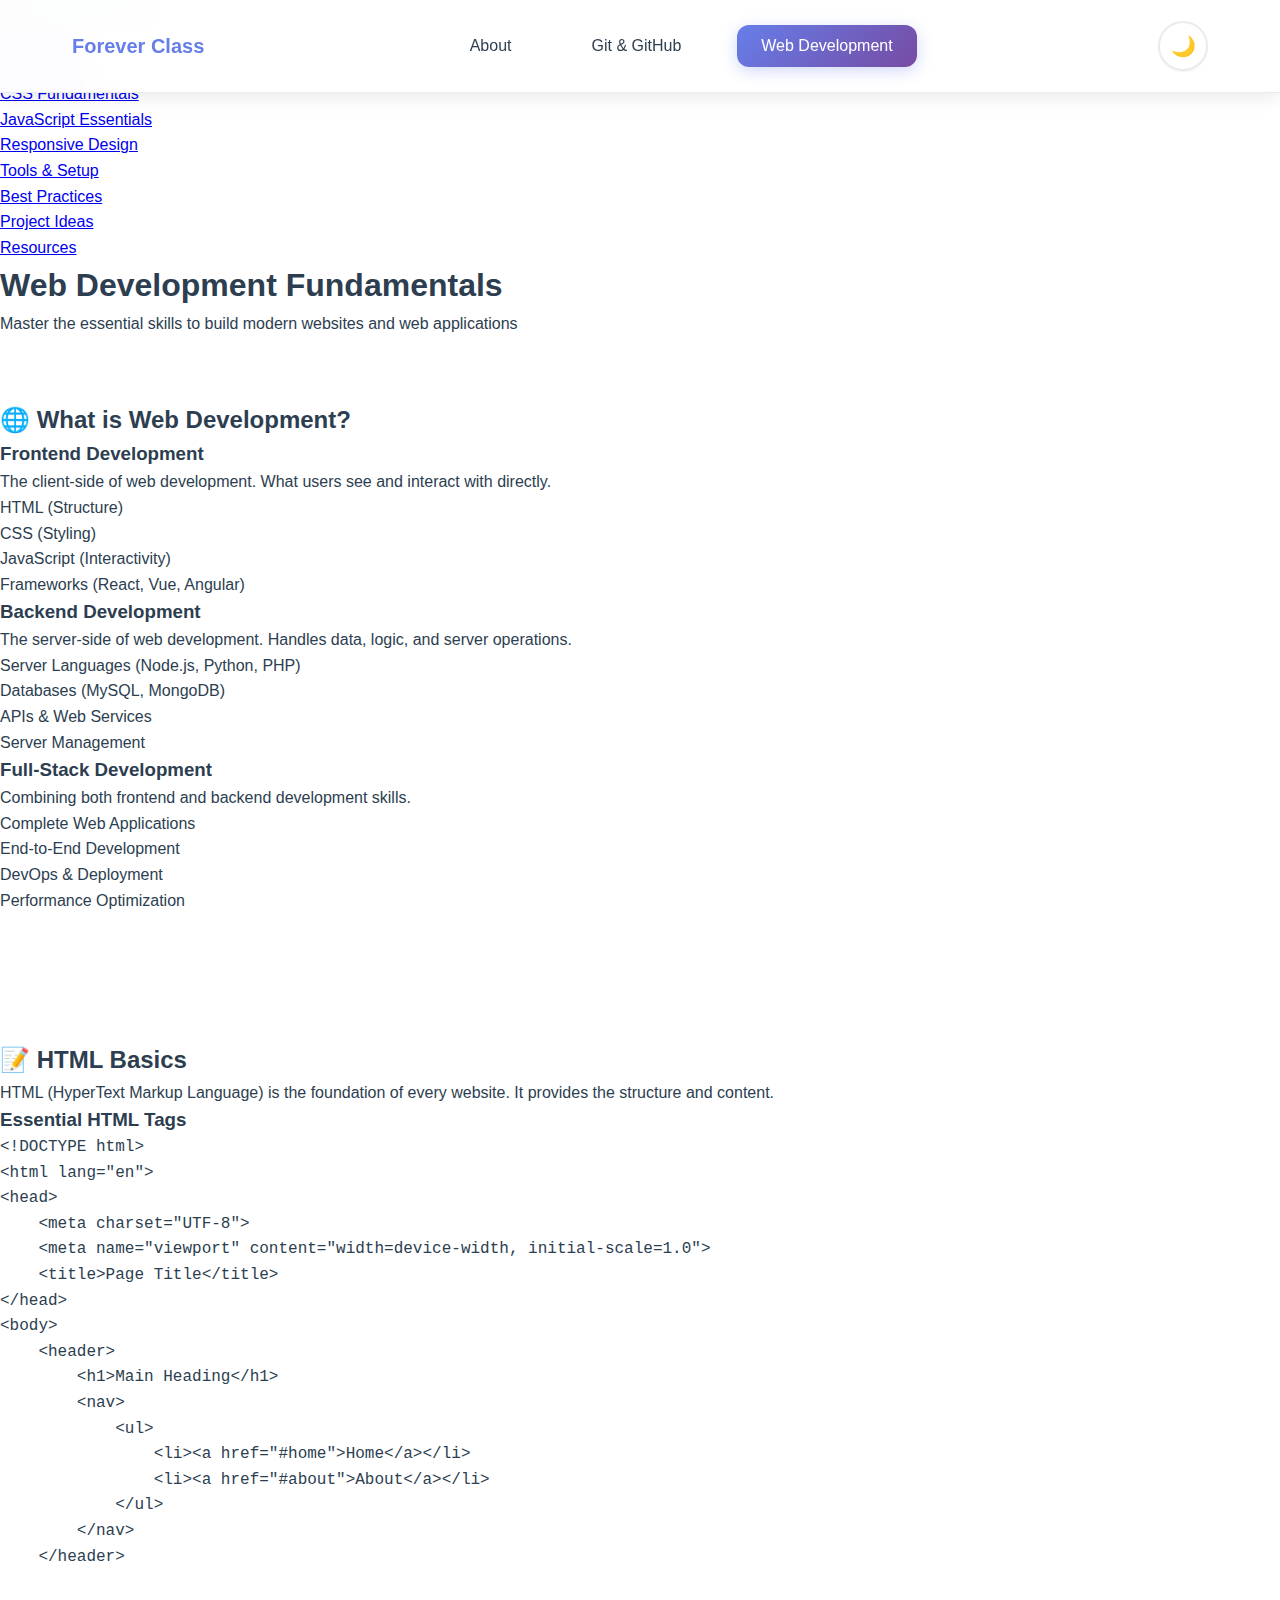
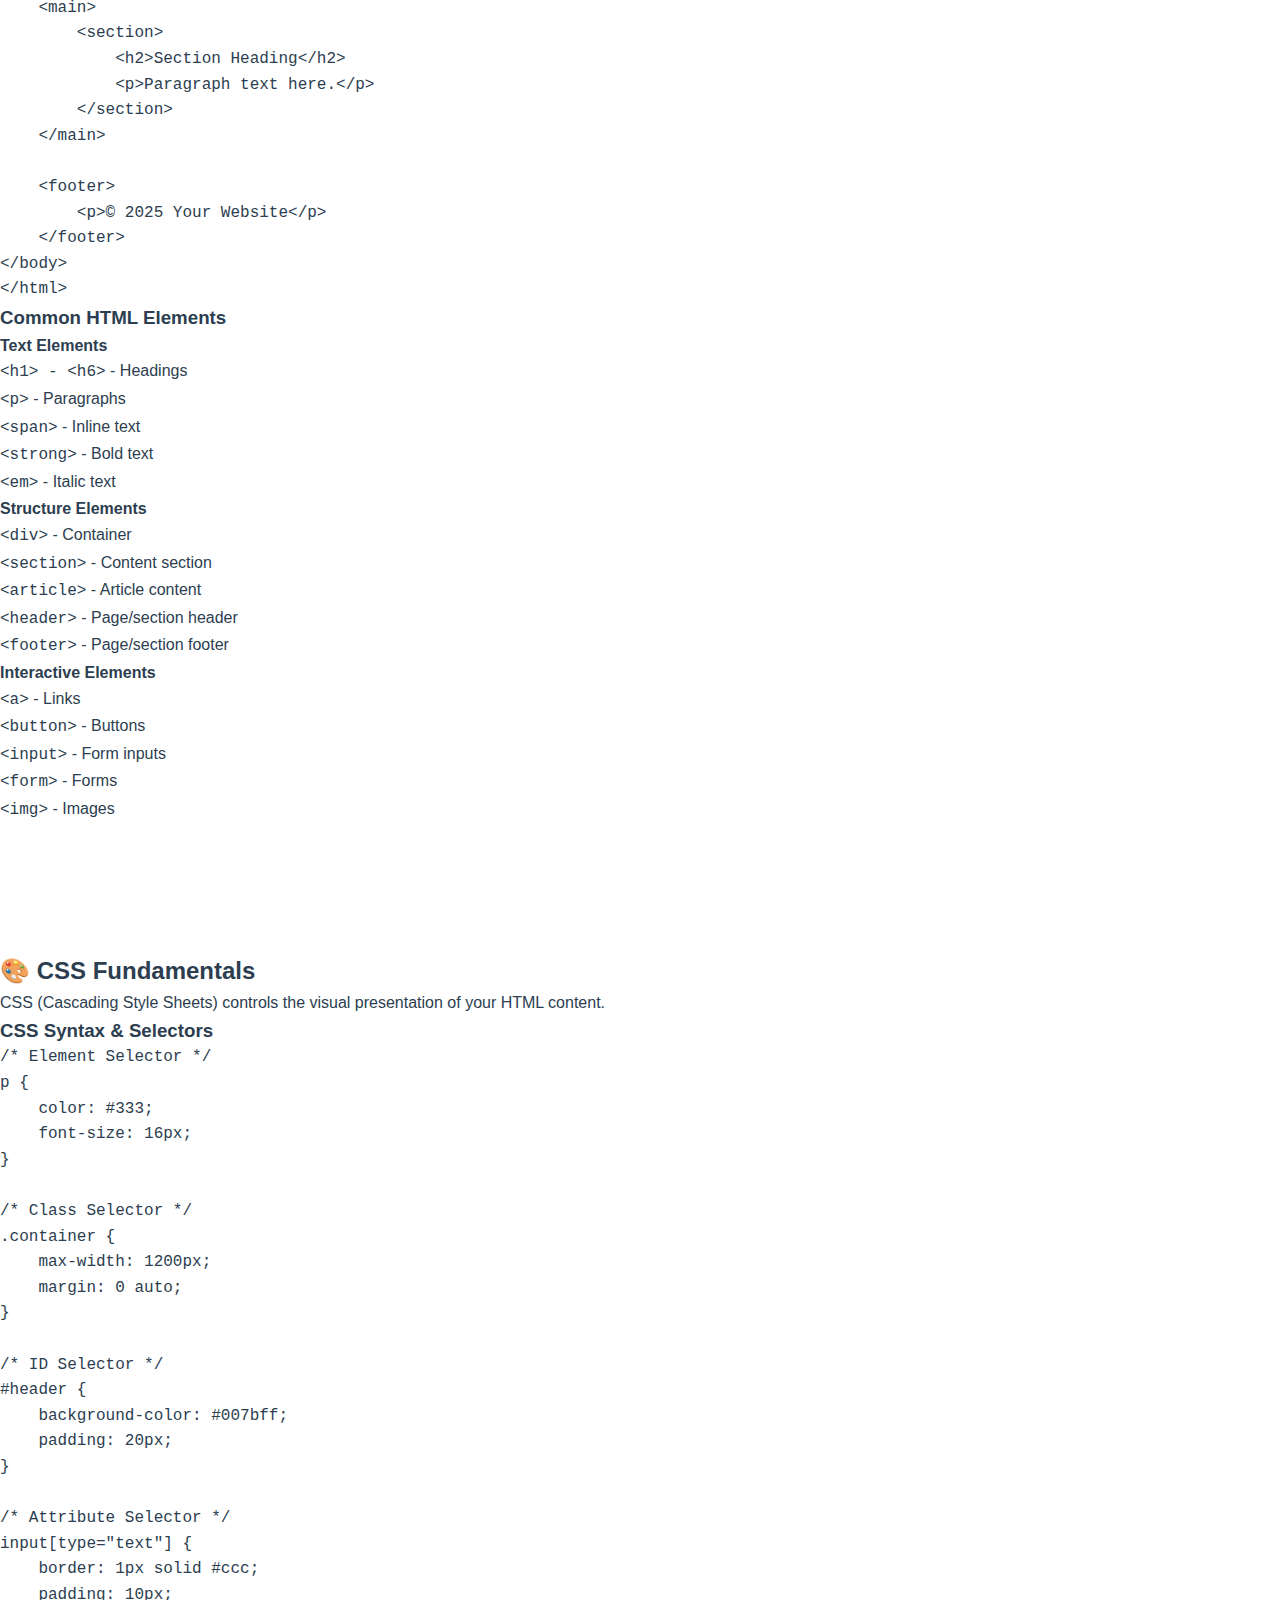
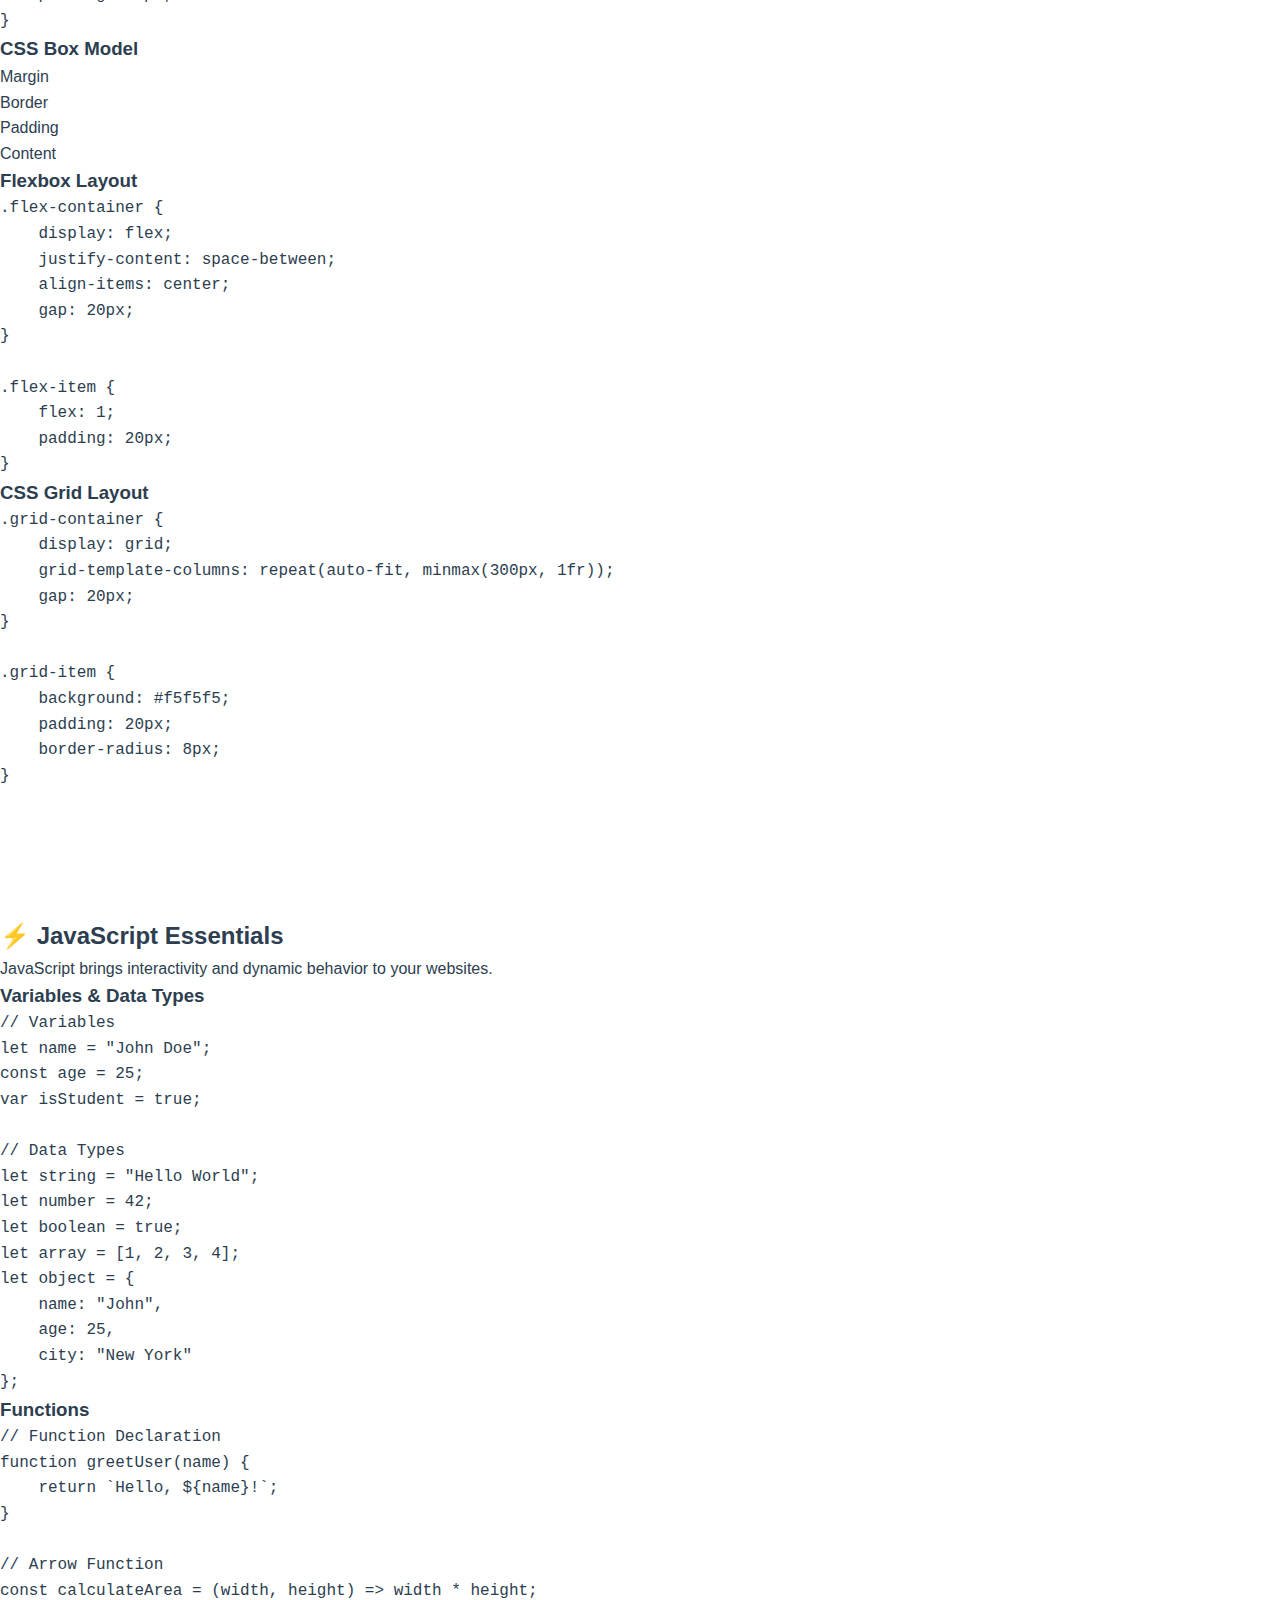
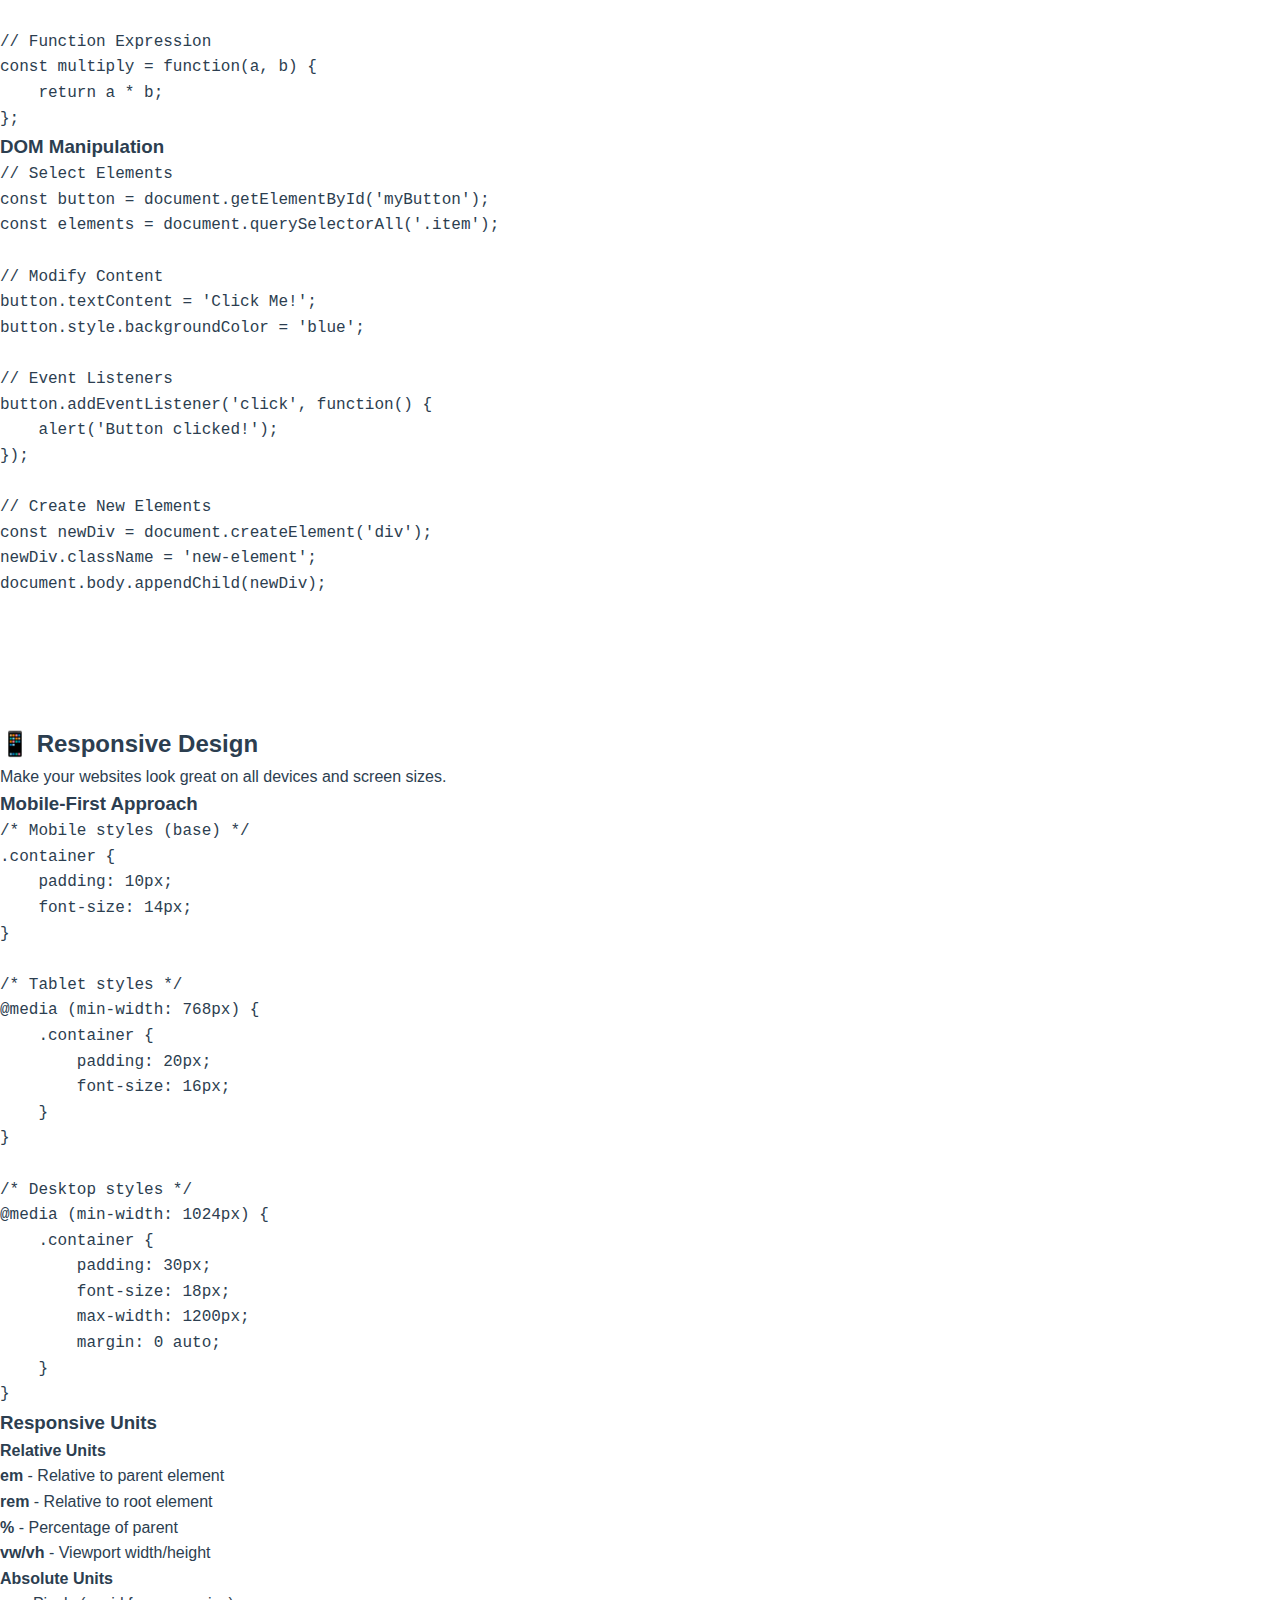
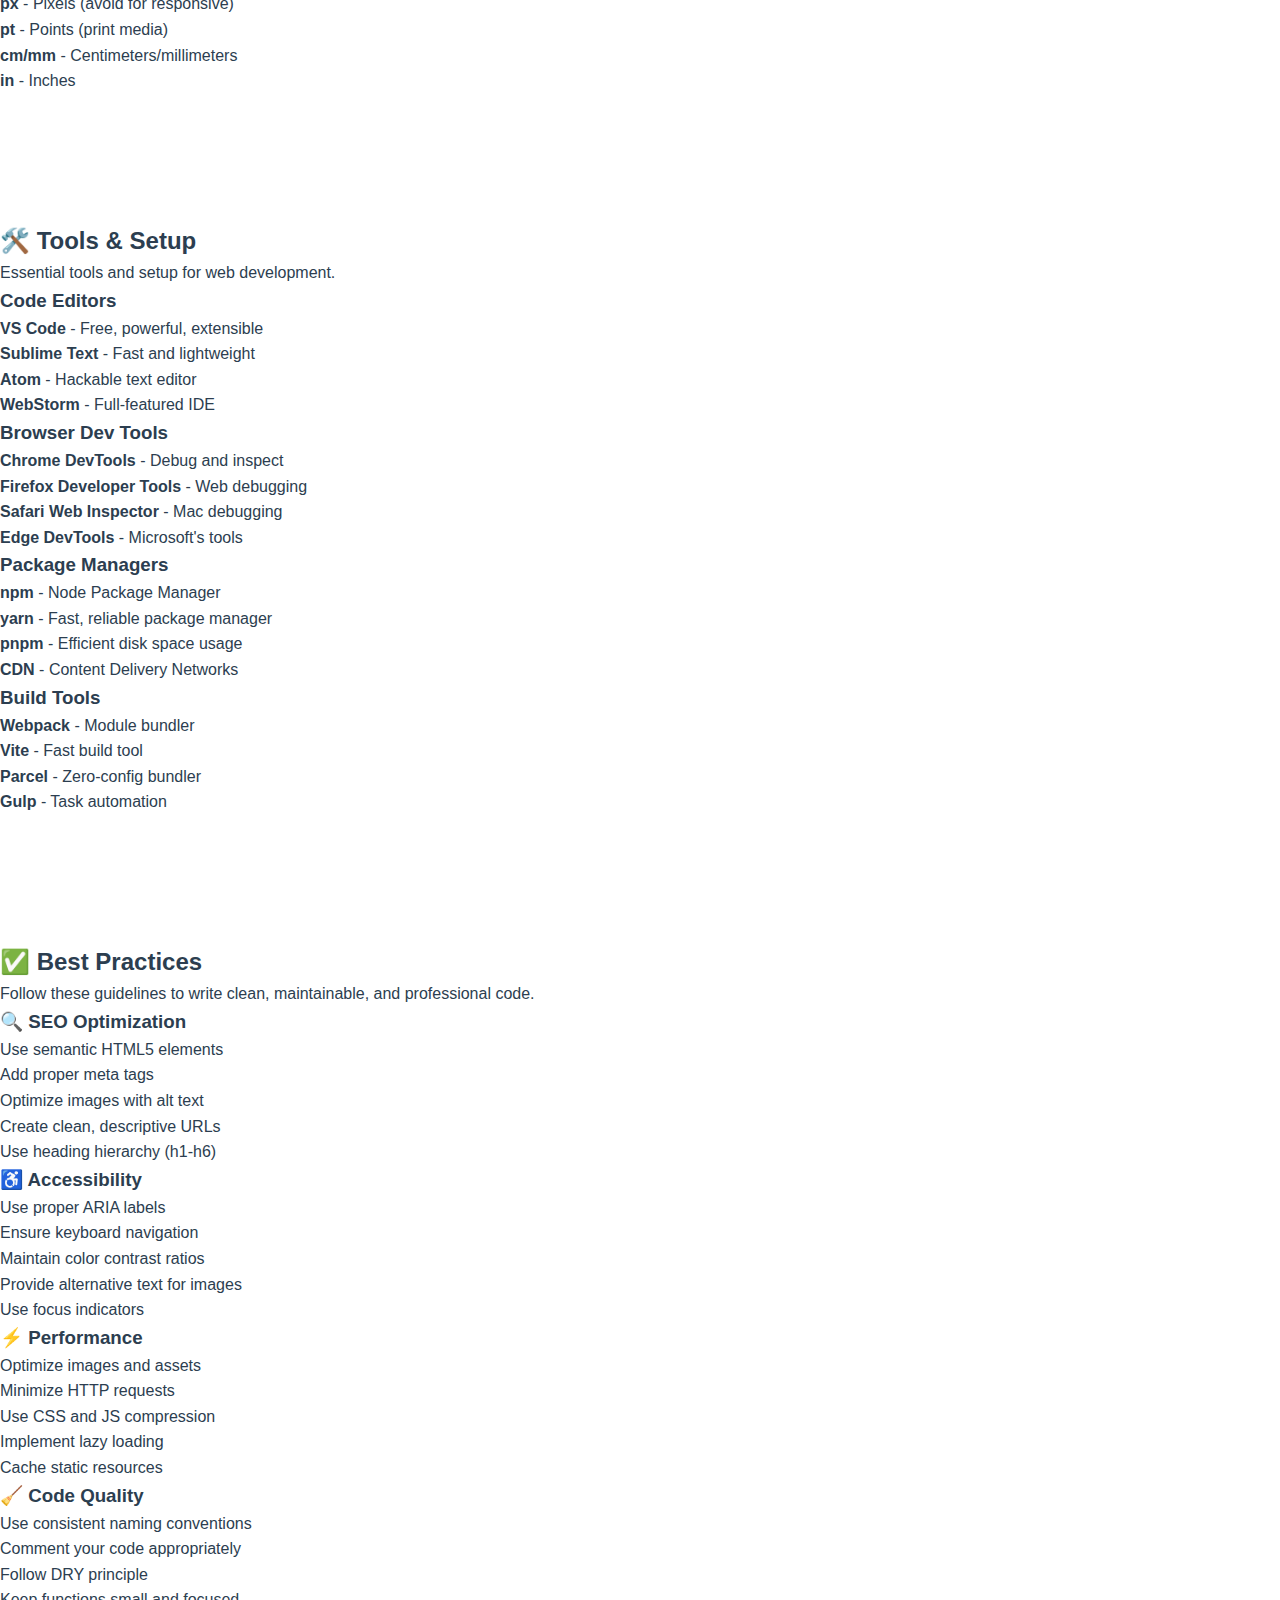
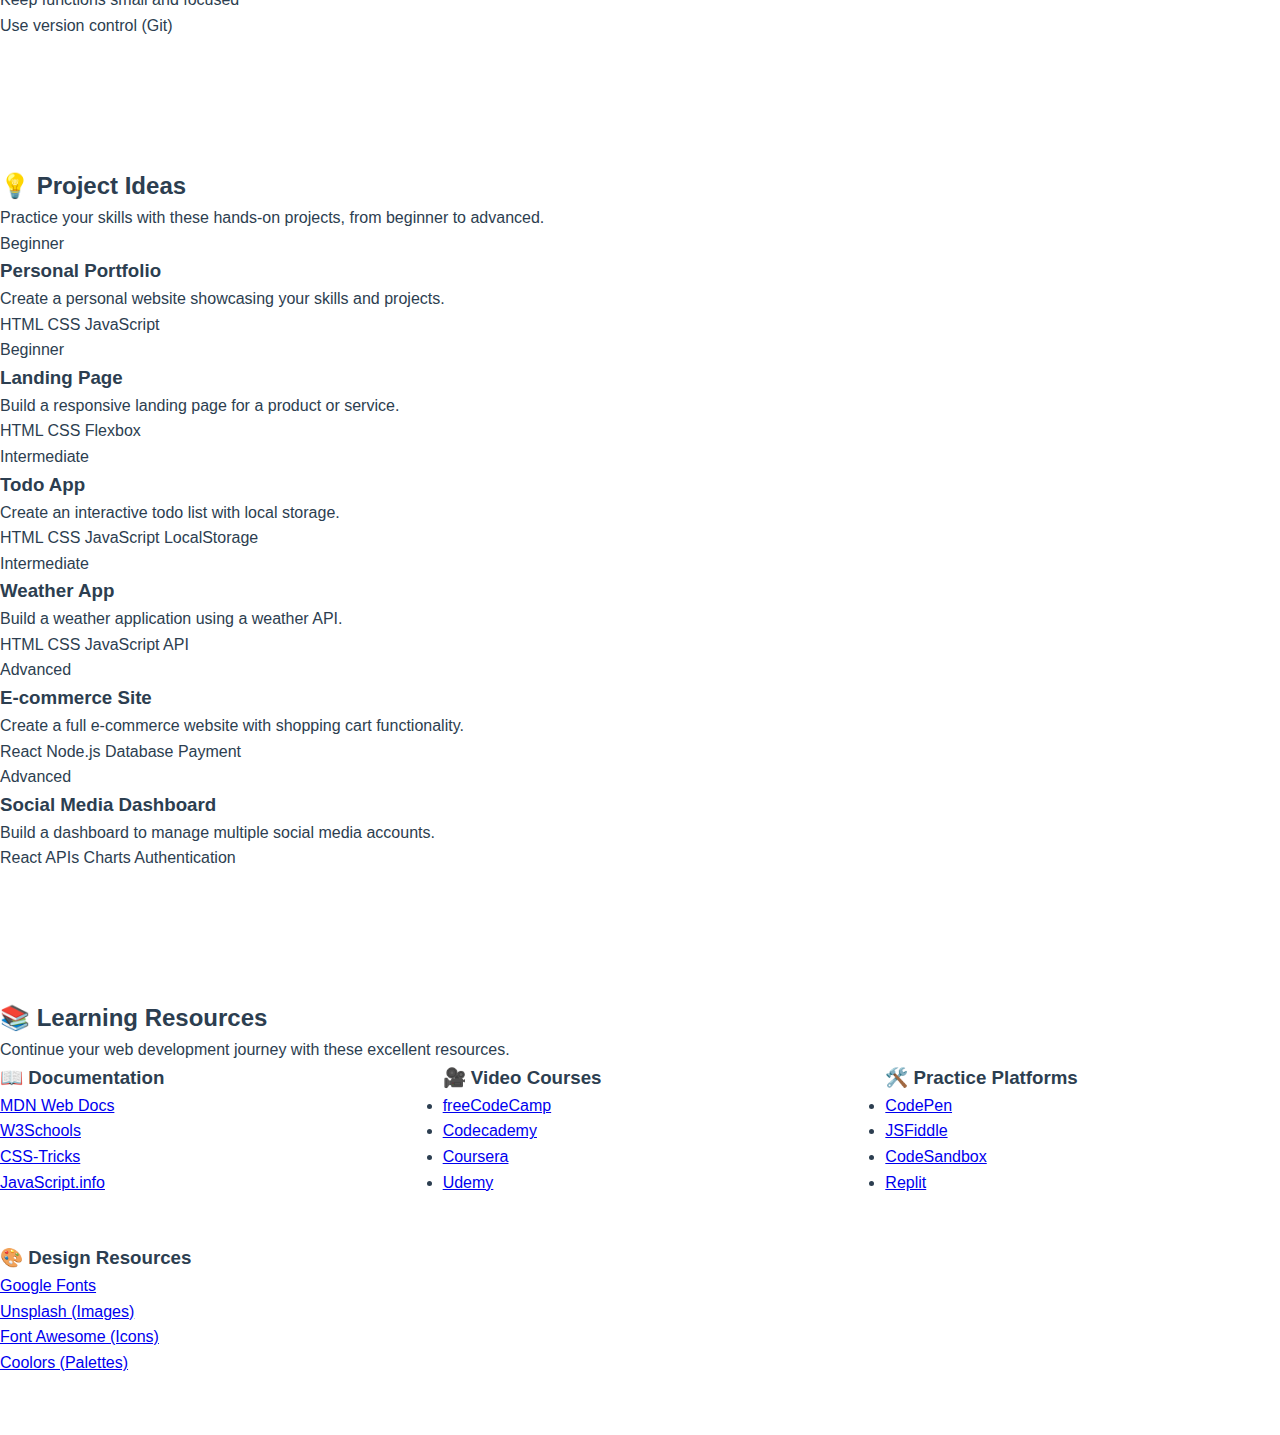
<file: web-dev-basics.html>
<!DOCTYPE html>
<html lang="en">
<head>
    <meta charset="UTF-8">
    <meta name="viewport" content="width=device-width, initial-scale=1.0">
    <title>Web Development Fundamentals - Forever Class</title>
    <meta name="description" content="Learn web development fundamentals including HTML, CSS, JavaScript, and modern web technologies">
    <meta name="keywords" content="web development, HTML, CSS, JavaScript, frontend, backend, programming">
    <meta property="og:title" content="Web Development Fundamentals - Forever Class">
    <meta property="og:description" content="Comprehensive guide to web development fundamentals">
    <meta property="og:url" content="https://mananvyas01.github.io/ForeverClass/web-dev-basics.html">
    <meta property="og:type" content="website">
    <link rel="stylesheet" href="css/style.css">
    <link rel="preconnect" href="https://fonts.googleapis.com">
    <link rel="preconnect" href="https://fonts.gstatic.com" crossorigin>
    <link href="https://fonts.googleapis.com/css2?family=Inter:wght@300;400;500;600;700&display=swap" rel="stylesheet">
</head>
<body>
    <nav class="navbar">
        <div class="nav-container">
            <a href="index.html" class="nav-logo">
                <span>Forever Class</span>
            </a>
            
            <div class="nav-menu">
                <a href="index.html#about" class="nav-link">About</a>
                <a href="git-github.html" class="nav-link">Git & GitHub</a>
                <a href="web-dev-basics.html" class="nav-link active">Web Development</a>
            </div>
            
            <div class="nav-actions">
                <button class="theme-toggle" id="themeToggle" aria-label="Toggle theme">
                    <span class="theme-icon">🌙</span>
                </button>
                <div class="hamburger" id="hamburger">
                    <span></span>
                    <span></span>
                    <span></span>
                </div>
            </div>
        </div>
    </nav>

    <div class="page-container">
        <!-- Desktop Sidebar -->
        <aside class="sidebar" id="sidebar">
            <nav class="sidebar-nav">
                <h3>Web Development</h3>
                <ul>
                    <li><a href="#introduction" class="sidebar-link">Introduction</a></li>
                    <li><a href="#html-basics" class="sidebar-link">HTML Basics</a></li>
                    <li><a href="#css-fundamentals" class="sidebar-link">CSS Fundamentals</a></li>
                    <li><a href="#javascript-essentials" class="sidebar-link">JavaScript Essentials</a></li>
                    <li><a href="#responsive-design" class="sidebar-link">Responsive Design</a></li>
                    <li><a href="#tools-setup" class="sidebar-link">Tools & Setup</a></li>
                    <li><a href="#best-practices" class="sidebar-link">Best Practices</a></li>
                    <li><a href="#project-ideas" class="sidebar-link">Project Ideas</a></li>
                    <li><a href="#resources" class="sidebar-link">Resources</a></li>
                </ul>
            </nav>
        </aside>

        <!-- Main Content -->
        <main class="main-content">
            <header class="page-header">
                <h1>Web Development Fundamentals</h1>
                <p>Master the essential skills to build modern websites and web applications</p>
            </header>

            <!-- Introduction -->
            <section id="introduction" class="content-section">
                <h2>🌐 What is Web Development?</h2>
                <div class="content-grid">
                    <div class="info-card">
                        <h3>Frontend Development</h3>
                        <p>The client-side of web development. What users see and interact with directly.</p>
                        <ul>
                            <li>HTML (Structure)</li>
                            <li>CSS (Styling)</li>
                            <li>JavaScript (Interactivity)</li>
                            <li>Frameworks (React, Vue, Angular)</li>
                        </ul>
                    </div>
                    <div class="info-card">
                        <h3>Backend Development</h3>
                        <p>The server-side of web development. Handles data, logic, and server operations.</p>
                        <ul>
                            <li>Server Languages (Node.js, Python, PHP)</li>
                            <li>Databases (MySQL, MongoDB)</li>
                            <li>APIs & Web Services</li>
                            <li>Server Management</li>
                        </ul>
                    </div>
                    <div class="info-card">
                        <h3>Full-Stack Development</h3>
                        <p>Combining both frontend and backend development skills.</p>
                        <ul>
                            <li>Complete Web Applications</li>
                            <li>End-to-End Development</li>
                            <li>DevOps & Deployment</li>
                            <li>Performance Optimization</li>
                        </ul>
                    </div>
                </div>
            </section>

            <!-- HTML Basics -->
            <section id="html-basics" class="content-section">
                <h2>📝 HTML Basics</h2>
                <p>HTML (HyperText Markup Language) is the foundation of every website. It provides the structure and content.</p>
                
                <div class="subsection">
                    <h3>Essential HTML Tags</h3>
                    <div class="code-block">
                        <pre><code>&lt;!DOCTYPE html&gt;
&lt;html lang="en"&gt;
&lt;head&gt;
    &lt;meta charset="UTF-8"&gt;
    &lt;meta name="viewport" content="width=device-width, initial-scale=1.0"&gt;
    &lt;title&gt;Page Title&lt;/title&gt;
&lt;/head&gt;
&lt;body&gt;
    &lt;header&gt;
        &lt;h1&gt;Main Heading&lt;/h1&gt;
        &lt;nav&gt;
            &lt;ul&gt;
                &lt;li&gt;&lt;a href="#home"&gt;Home&lt;/a&gt;&lt;/li&gt;
                &lt;li&gt;&lt;a href="#about"&gt;About&lt;/a&gt;&lt;/li&gt;
            &lt;/ul&gt;
        &lt;/nav&gt;
    &lt;/header&gt;
    
    &lt;main&gt;
        &lt;section&gt;
            &lt;h2&gt;Section Heading&lt;/h2&gt;
            &lt;p&gt;Paragraph text here.&lt;/p&gt;
        &lt;/section&gt;
    &lt;/main&gt;
    
    &lt;footer&gt;
        &lt;p&gt;&copy; 2025 Your Website&lt;/p&gt;
    &lt;/footer&gt;
&lt;/body&gt;
&lt;/html&gt;</code></pre>
                    </div>
                </div>

                <div class="subsection">
                    <h3>Common HTML Elements</h3>
                    <div class="elements-grid">
                        <div class="element-card">
                            <h4>Text Elements</h4>
                            <ul>
                                <li><code>&lt;h1&gt; - &lt;h6&gt;</code> - Headings</li>
                                <li><code>&lt;p&gt;</code> - Paragraphs</li>
                                <li><code>&lt;span&gt;</code> - Inline text</li>
                                <li><code>&lt;strong&gt;</code> - Bold text</li>
                                <li><code>&lt;em&gt;</code> - Italic text</li>
                            </ul>
                        </div>
                        <div class="element-card">
                            <h4>Structure Elements</h4>
                            <ul>
                                <li><code>&lt;div&gt;</code> - Container</li>
                                <li><code>&lt;section&gt;</code> - Content section</li>
                                <li><code>&lt;article&gt;</code> - Article content</li>
                                <li><code>&lt;header&gt;</code> - Page/section header</li>
                                <li><code>&lt;footer&gt;</code> - Page/section footer</li>
                            </ul>
                        </div>
                        <div class="element-card">
                            <h4>Interactive Elements</h4>
                            <ul>
                                <li><code>&lt;a&gt;</code> - Links</li>
                                <li><code>&lt;button&gt;</code> - Buttons</li>
                                <li><code>&lt;input&gt;</code> - Form inputs</li>
                                <li><code>&lt;form&gt;</code> - Forms</li>
                                <li><code>&lt;img&gt;</code> - Images</li>
                            </ul>
                        </div>
                    </div>
                </div>
            </section>

            <!-- CSS Fundamentals -->
            <section id="css-fundamentals" class="content-section">
                <h2>🎨 CSS Fundamentals</h2>
                <p>CSS (Cascading Style Sheets) controls the visual presentation of your HTML content.</p>
                
                <div class="subsection">
                    <h3>CSS Syntax & Selectors</h3>
                    <div class="code-block">
                        <pre><code>/* Element Selector */
p {
    color: #333;
    font-size: 16px;
}

/* Class Selector */
.container {
    max-width: 1200px;
    margin: 0 auto;
}

/* ID Selector */
#header {
    background-color: #007bff;
    padding: 20px;
}

/* Attribute Selector */
input[type="text"] {
    border: 1px solid #ccc;
    padding: 10px;
}</code></pre>
                    </div>
                </div>

                <div class="subsection">
                    <h3>CSS Box Model</h3>
                    <div class="box-model-demo">
                        <div class="box-model">
                            <div class="margin">Margin
                                <div class="border">Border
                                    <div class="padding">Padding
                                        <div class="content">Content</div>
                                    </div>
                                </div>
                            </div>
                        </div>
                    </div>
                </div>

                <div class="subsection">
                    <h3>Flexbox Layout</h3>
                    <div class="code-block">
                        <pre><code>.flex-container {
    display: flex;
    justify-content: space-between;
    align-items: center;
    gap: 20px;
}

.flex-item {
    flex: 1;
    padding: 20px;
}</code></pre>
                    </div>
                </div>

                <div class="subsection">
                    <h3>CSS Grid Layout</h3>
                    <div class="code-block">
                        <pre><code>.grid-container {
    display: grid;
    grid-template-columns: repeat(auto-fit, minmax(300px, 1fr));
    gap: 20px;
}

.grid-item {
    background: #f5f5f5;
    padding: 20px;
    border-radius: 8px;
}</code></pre>
                    </div>
                </div>
            </section>

            <!-- JavaScript Essentials -->
            <section id="javascript-essentials" class="content-section">
                <h2>⚡ JavaScript Essentials</h2>
                <p>JavaScript brings interactivity and dynamic behavior to your websites.</p>
                
                <div class="subsection">
                    <h3>Variables & Data Types</h3>
                    <div class="code-block">
                        <pre><code>// Variables
let name = "John Doe";
const age = 25;
var isStudent = true;

// Data Types
let string = "Hello World";
let number = 42;
let boolean = true;
let array = [1, 2, 3, 4];
let object = {
    name: "John",
    age: 25,
    city: "New York"
};</code></pre>
                    </div>
                </div>

                <div class="subsection">
                    <h3>Functions</h3>
                    <div class="code-block">
                        <pre><code>// Function Declaration
function greetUser(name) {
    return `Hello, ${name}!`;
}

// Arrow Function
const calculateArea = (width, height) => width * height;

// Function Expression
const multiply = function(a, b) {
    return a * b;
};</code></pre>
                    </div>
                </div>

                <div class="subsection">
                    <h3>DOM Manipulation</h3>
                    <div class="code-block">
                        <pre><code>// Select Elements
const button = document.getElementById('myButton');
const elements = document.querySelectorAll('.item');

// Modify Content
button.textContent = 'Click Me!';
button.style.backgroundColor = 'blue';

// Event Listeners
button.addEventListener('click', function() {
    alert('Button clicked!');
});

// Create New Elements
const newDiv = document.createElement('div');
newDiv.className = 'new-element';
document.body.appendChild(newDiv);</code></pre>
                    </div>
                </div>
            </section>

            <!-- Responsive Design -->
            <section id="responsive-design" class="content-section">
                <h2>📱 Responsive Design</h2>
                <p>Make your websites look great on all devices and screen sizes.</p>
                
                <div class="subsection">
                    <h3>Mobile-First Approach</h3>
                    <div class="code-block">
                        <pre><code>/* Mobile styles (base) */
.container {
    padding: 10px;
    font-size: 14px;
}

/* Tablet styles */
@media (min-width: 768px) {
    .container {
        padding: 20px;
        font-size: 16px;
    }
}

/* Desktop styles */
@media (min-width: 1024px) {
    .container {
        padding: 30px;
        font-size: 18px;
        max-width: 1200px;
        margin: 0 auto;
    }
}</code></pre>
                    </div>
                </div>

                <div class="subsection">
                    <h3>Responsive Units</h3>
                    <div class="units-grid">
                        <div class="unit-card">
                            <h4>Relative Units</h4>
                            <ul>
                                <li><strong>em</strong> - Relative to parent element</li>
                                <li><strong>rem</strong> - Relative to root element</li>
                                <li><strong>%</strong> - Percentage of parent</li>
                                <li><strong>vw/vh</strong> - Viewport width/height</li>
                            </ul>
                        </div>
                        <div class="unit-card">
                            <h4>Absolute Units</h4>
                            <ul>
                                <li><strong>px</strong> - Pixels (avoid for responsive)</li>
                                <li><strong>pt</strong> - Points (print media)</li>
                                <li><strong>cm/mm</strong> - Centimeters/millimeters</li>
                                <li><strong>in</strong> - Inches</li>
                            </ul>
                        </div>
                    </div>
                </div>
            </section>

            <!-- Tools & Setup -->
            <section id="tools-setup" class="content-section">
                <h2>🛠️ Tools & Setup</h2>
                <p>Essential tools and setup for web development.</p>
                
                <div class="tools-grid">
                    <div class="tool-card">
                        <h3>Code Editors</h3>
                        <ul>
                            <li><strong>VS Code</strong> - Free, powerful, extensible</li>
                            <li><strong>Sublime Text</strong> - Fast and lightweight</li>
                            <li><strong>Atom</strong> - Hackable text editor</li>
                            <li><strong>WebStorm</strong> - Full-featured IDE</li>
                        </ul>
                    </div>
                    <div class="tool-card">
                        <h3>Browser Dev Tools</h3>
                        <ul>
                            <li><strong>Chrome DevTools</strong> - Debug and inspect</li>
                            <li><strong>Firefox Developer Tools</strong> - Web debugging</li>
                            <li><strong>Safari Web Inspector</strong> - Mac debugging</li>
                            <li><strong>Edge DevTools</strong> - Microsoft's tools</li>
                        </ul>
                    </div>
                    <div class="tool-card">
                        <h3>Package Managers</h3>
                        <ul>
                            <li><strong>npm</strong> - Node Package Manager</li>
                            <li><strong>yarn</strong> - Fast, reliable package manager</li>
                            <li><strong>pnpm</strong> - Efficient disk space usage</li>
                            <li><strong>CDN</strong> - Content Delivery Networks</li>
                        </ul>
                    </div>
                    <div class="tool-card">
                        <h3>Build Tools</h3>
                        <ul>
                            <li><strong>Webpack</strong> - Module bundler</li>
                            <li><strong>Vite</strong> - Fast build tool</li>
                            <li><strong>Parcel</strong> - Zero-config bundler</li>
                            <li><strong>Gulp</strong> - Task automation</li>
                        </ul>
                    </div>
                </div>
            </section>

            <!-- Best Practices -->
            <section id="best-practices" class="content-section">
                <h2>✅ Best Practices</h2>
                <p>Follow these guidelines to write clean, maintainable, and professional code.</p>
                
                <div class="practices-grid">
                    <div class="practice-card">
                        <h3>🔍 SEO Optimization</h3>
                        <ul>
                            <li>Use semantic HTML5 elements</li>
                            <li>Add proper meta tags</li>
                            <li>Optimize images with alt text</li>
                            <li>Create clean, descriptive URLs</li>
                            <li>Use heading hierarchy (h1-h6)</li>
                        </ul>
                    </div>
                    <div class="practice-card">
                        <h3>♿ Accessibility</h3>
                        <ul>
                            <li>Use proper ARIA labels</li>
                            <li>Ensure keyboard navigation</li>
                            <li>Maintain color contrast ratios</li>
                            <li>Provide alternative text for images</li>
                            <li>Use focus indicators</li>
                        </ul>
                    </div>
                    <div class="practice-card">
                        <h3>⚡ Performance</h3>
                        <ul>
                            <li>Optimize images and assets</li>
                            <li>Minimize HTTP requests</li>
                            <li>Use CSS and JS compression</li>
                            <li>Implement lazy loading</li>
                            <li>Cache static resources</li>
                        </ul>
                    </div>
                    <div class="practice-card">
                        <h3>🧹 Code Quality</h3>
                        <ul>
                            <li>Use consistent naming conventions</li>
                            <li>Comment your code appropriately</li>
                            <li>Follow DRY principle</li>
                            <li>Keep functions small and focused</li>
                            <li>Use version control (Git)</li>
                        </ul>
                    </div>
                </div>
            </section>

            <!-- Project Ideas -->
            <section id="project-ideas" class="content-section">
                <h2>💡 Project Ideas</h2>
                <p>Practice your skills with these hands-on projects, from beginner to advanced.</p>
                
                <div class="projects-grid">
                    <div class="project-card beginner">
                        <span class="difficulty">Beginner</span>
                        <h3>Personal Portfolio</h3>
                        <p>Create a personal website showcasing your skills and projects.</p>
                        <div class="tech-stack">
                            <span>HTML</span>
                            <span>CSS</span>
                            <span>JavaScript</span>
                        </div>
                    </div>
                    <div class="project-card beginner">
                        <span class="difficulty">Beginner</span>
                        <h3>Landing Page</h3>
                        <p>Build a responsive landing page for a product or service.</p>
                        <div class="tech-stack">
                            <span>HTML</span>
                            <span>CSS</span>
                            <span>Flexbox</span>
                        </div>
                    </div>
                    <div class="project-card intermediate">
                        <span class="difficulty">Intermediate</span>
                        <h3>Todo App</h3>
                        <p>Create an interactive todo list with local storage.</p>
                        <div class="tech-stack">
                            <span>HTML</span>
                            <span>CSS</span>
                            <span>JavaScript</span>
                            <span>LocalStorage</span>
                        </div>
                    </div>
                    <div class="project-card intermediate">
                        <span class="difficulty">Intermediate</span>
                        <h3>Weather App</h3>
                        <p>Build a weather application using a weather API.</p>
                        <div class="tech-stack">
                            <span>HTML</span>
                            <span>CSS</span>
                            <span>JavaScript</span>
                            <span>API</span>
                        </div>
                    </div>
                    <div class="project-card advanced">
                        <span class="difficulty">Advanced</span>
                        <h3>E-commerce Site</h3>
                        <p>Create a full e-commerce website with shopping cart functionality.</p>
                        <div class="tech-stack">
                            <span>React</span>
                            <span>Node.js</span>
                            <span>Database</span>
                            <span>Payment</span>
                        </div>
                    </div>
                    <div class="project-card advanced">
                        <span class="difficulty">Advanced</span>
                        <h3>Social Media Dashboard</h3>
                        <p>Build a dashboard to manage multiple social media accounts.</p>
                        <div class="tech-stack">
                            <span>React</span>
                            <span>APIs</span>
                            <span>Charts</span>
                            <span>Authentication</span>
                        </div>
                    </div>
                </div>
            </section>

            <!-- Resources -->
            <section id="resources" class="content-section">
                <h2>📚 Learning Resources</h2>
                <p>Continue your web development journey with these excellent resources.</p>
                
                <div class="resources-grid">
                    <div class="resource-card">
                        <h3>📖 Documentation</h3>
                        <ul>
                            <li><a href="https://developer.mozilla.org/en-US/docs/Web" target="_blank">MDN Web Docs</a></li>
                            <li><a href="https://www.w3schools.com/" target="_blank">W3Schools</a></li>
                            <li><a href="https://css-tricks.com/" target="_blank">CSS-Tricks</a></li>
                            <li><a href="https://javascript.info/" target="_blank">JavaScript.info</a></li>
                        </ul>
                    </div>
                    <div class="resource-card">
                        <h3>🎥 Video Courses</h3>
                        <ul>
                            <li><a href="https://www.freecodecamp.org/" target="_blank">freeCodeCamp</a></li>
                            <li><a href="https://www.codecademy.com/" target="_blank">Codecademy</a></li>
                            <li><a href="https://www.coursera.org/" target="_blank">Coursera</a></li>
                            <li><a href="https://www.udemy.com/" target="_blank">Udemy</a></li>
                        </ul>
                    </div>
                    <div class="resource-card">
                        <h3>🛠️ Practice Platforms</h3>
                        <ul>
                            <li><a href="https://codepen.io/" target="_blank">CodePen</a></li>
                            <li><a href="https://jsfiddle.net/" target="_blank">JSFiddle</a></li>
                            <li><a href="https://codesandbox.io/" target="_blank">CodeSandbox</a></li>
                            <li><a href="https://replit.com/" target="_blank">Replit</a></li>
                        </ul>
                    </div>
                    <div class="resource-card">
                        <h3>🎨 Design Resources</h3>
                        <ul>
                            <li><a href="https://fonts.google.com/" target="_blank">Google Fonts</a></li>
                            <li><a href="https://unsplash.com/" target="_blank">Unsplash (Images)</a></li>
                            <li><a href="https://fontawesome.com/" target="_blank">Font Awesome (Icons)</a></li>
                            <li><a href="https://coolors.co/" target="_blank">Coolors (Palettes)</a></li>
                        </ul>
                    </div>
                </div>
            </section>

            <div class="back-to-top">
                <a href="#" id="backToTop">↑ Back to Top</a>
            </div>
        </main>
    </div>

    <script src="js/script.js"></script>
</body>
</html>
</file>
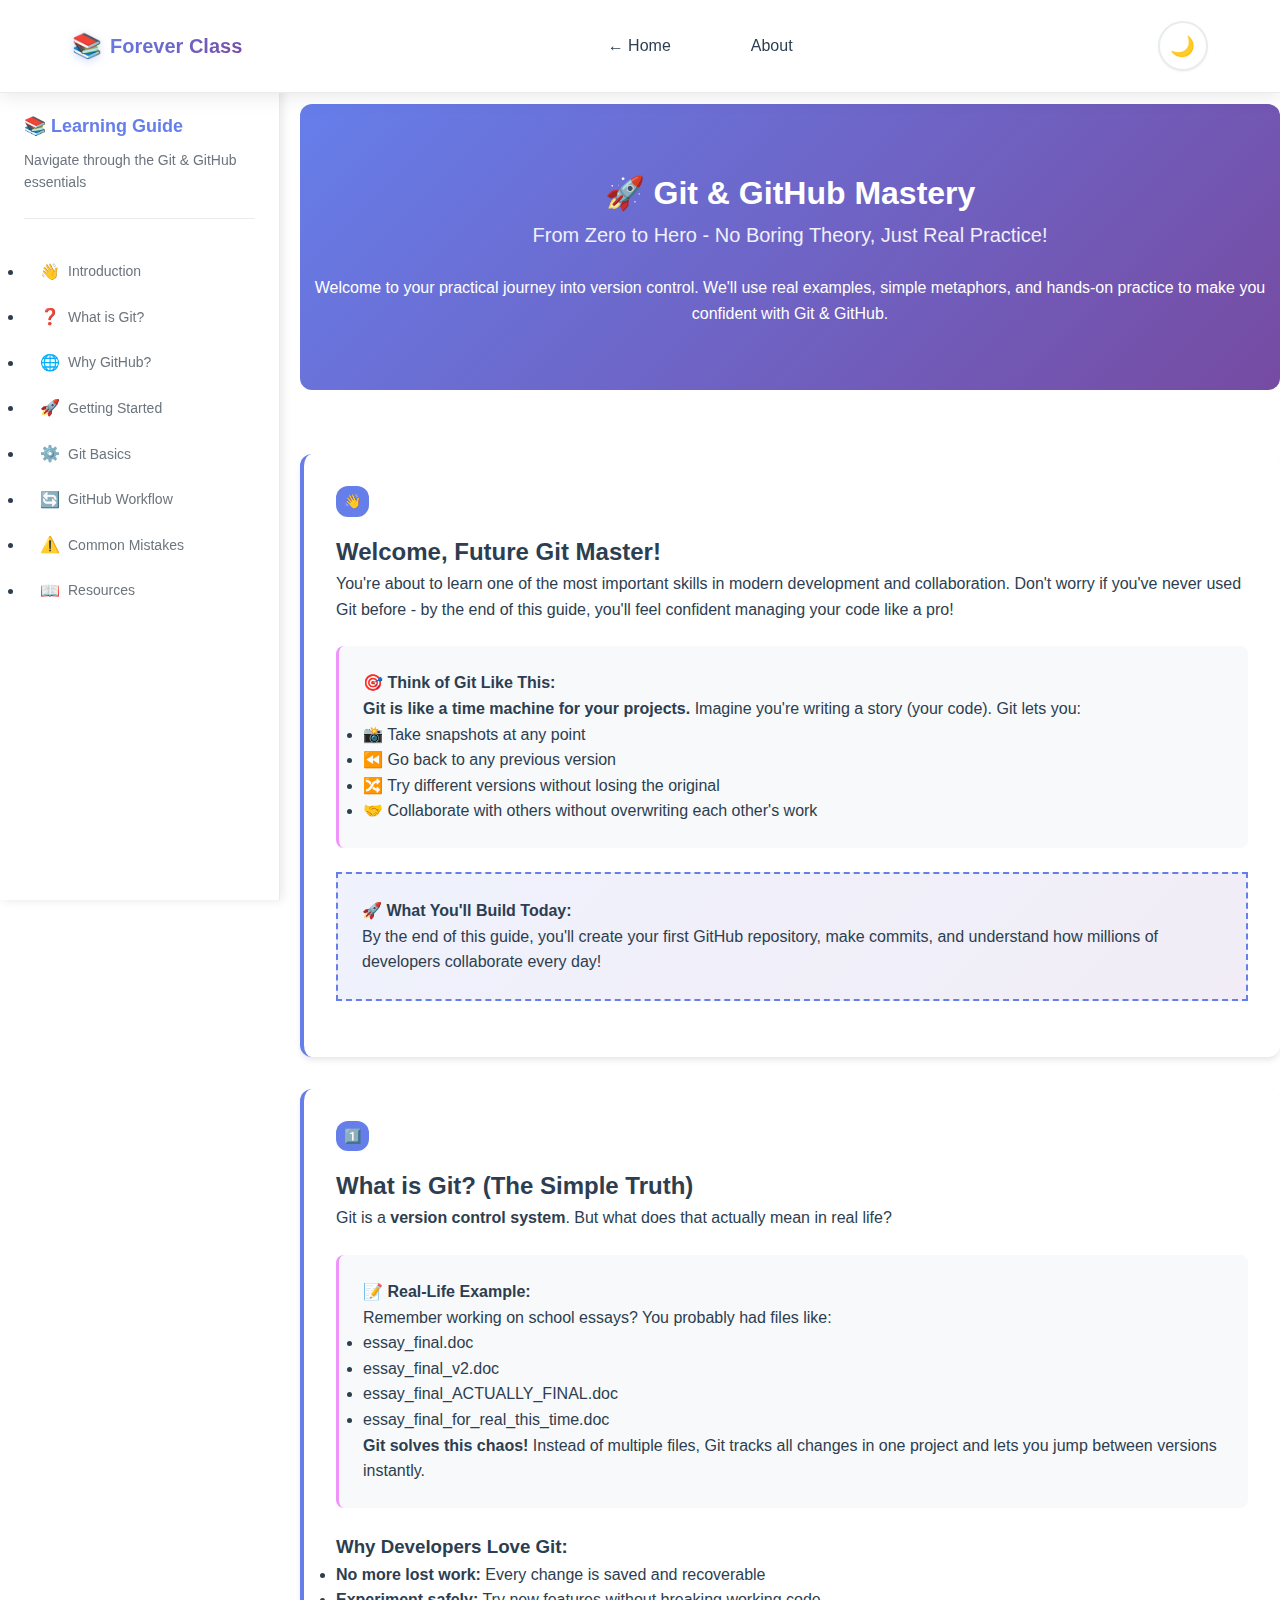
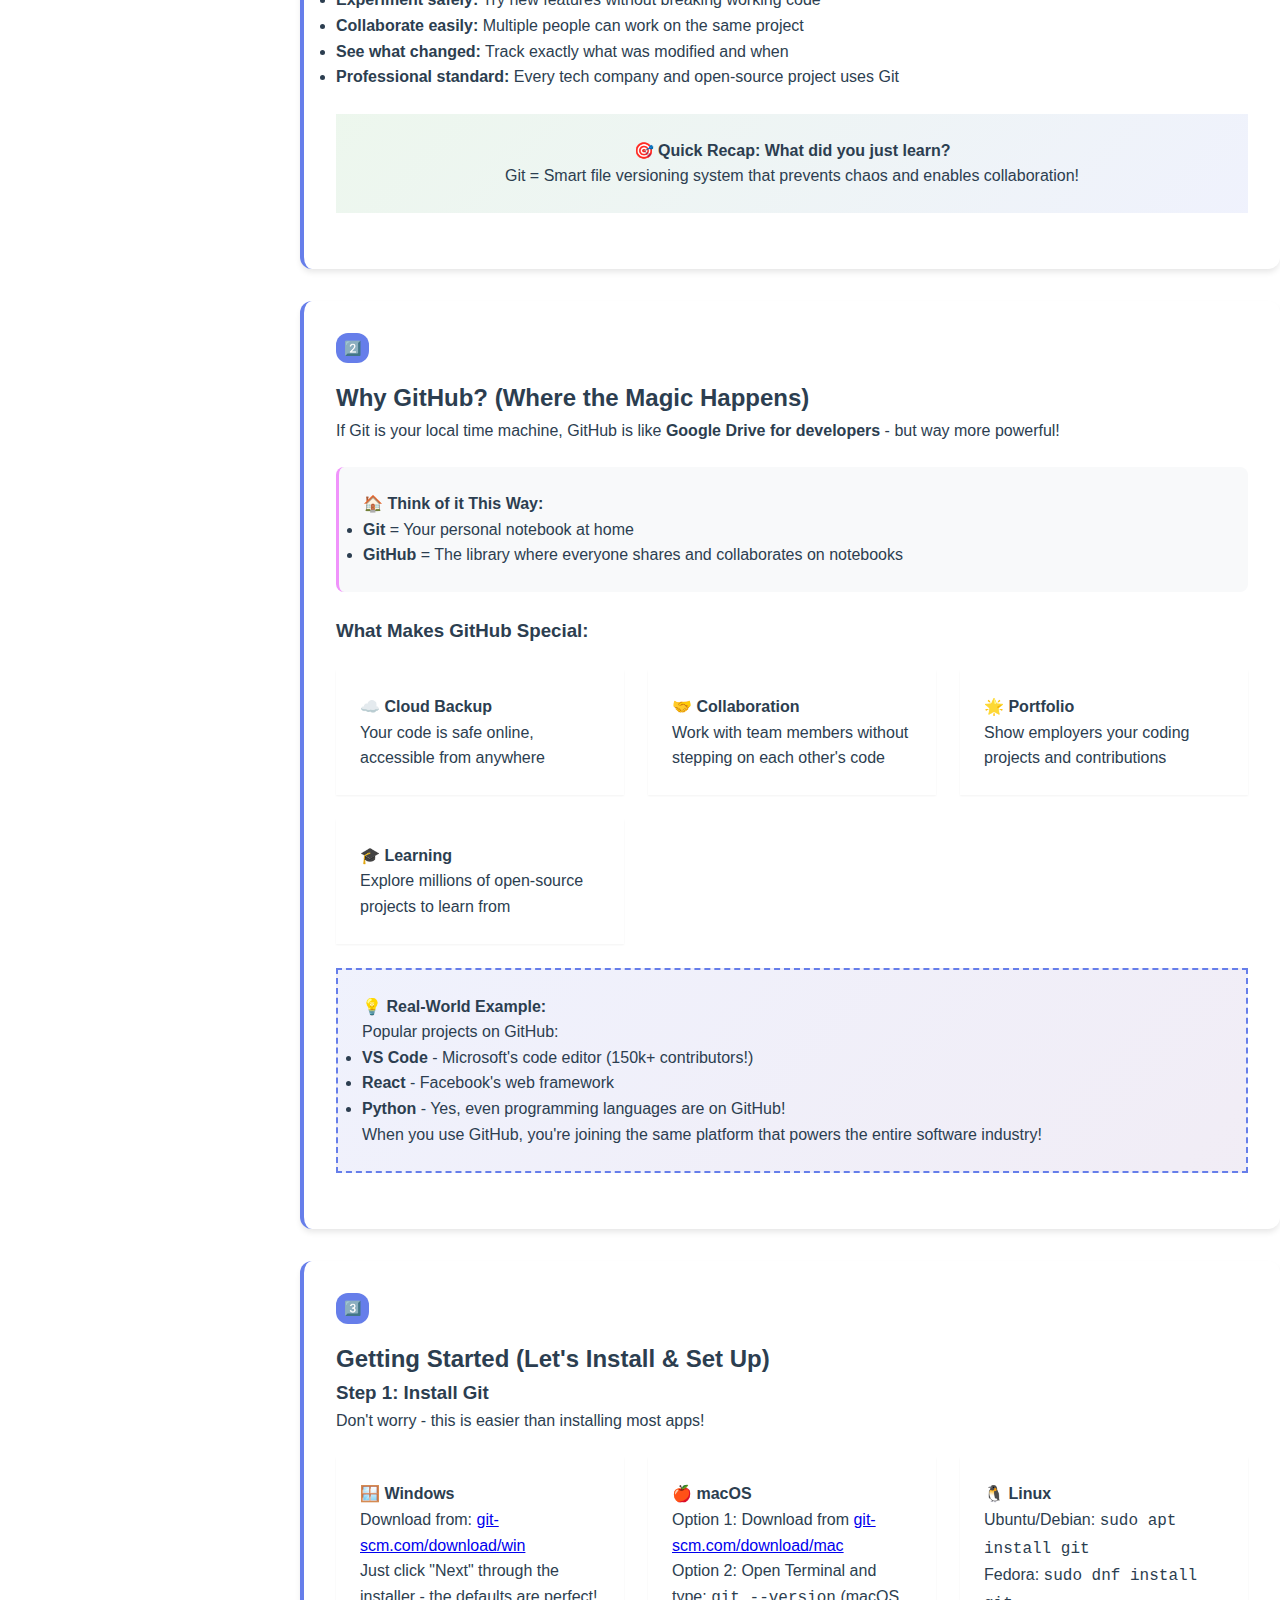
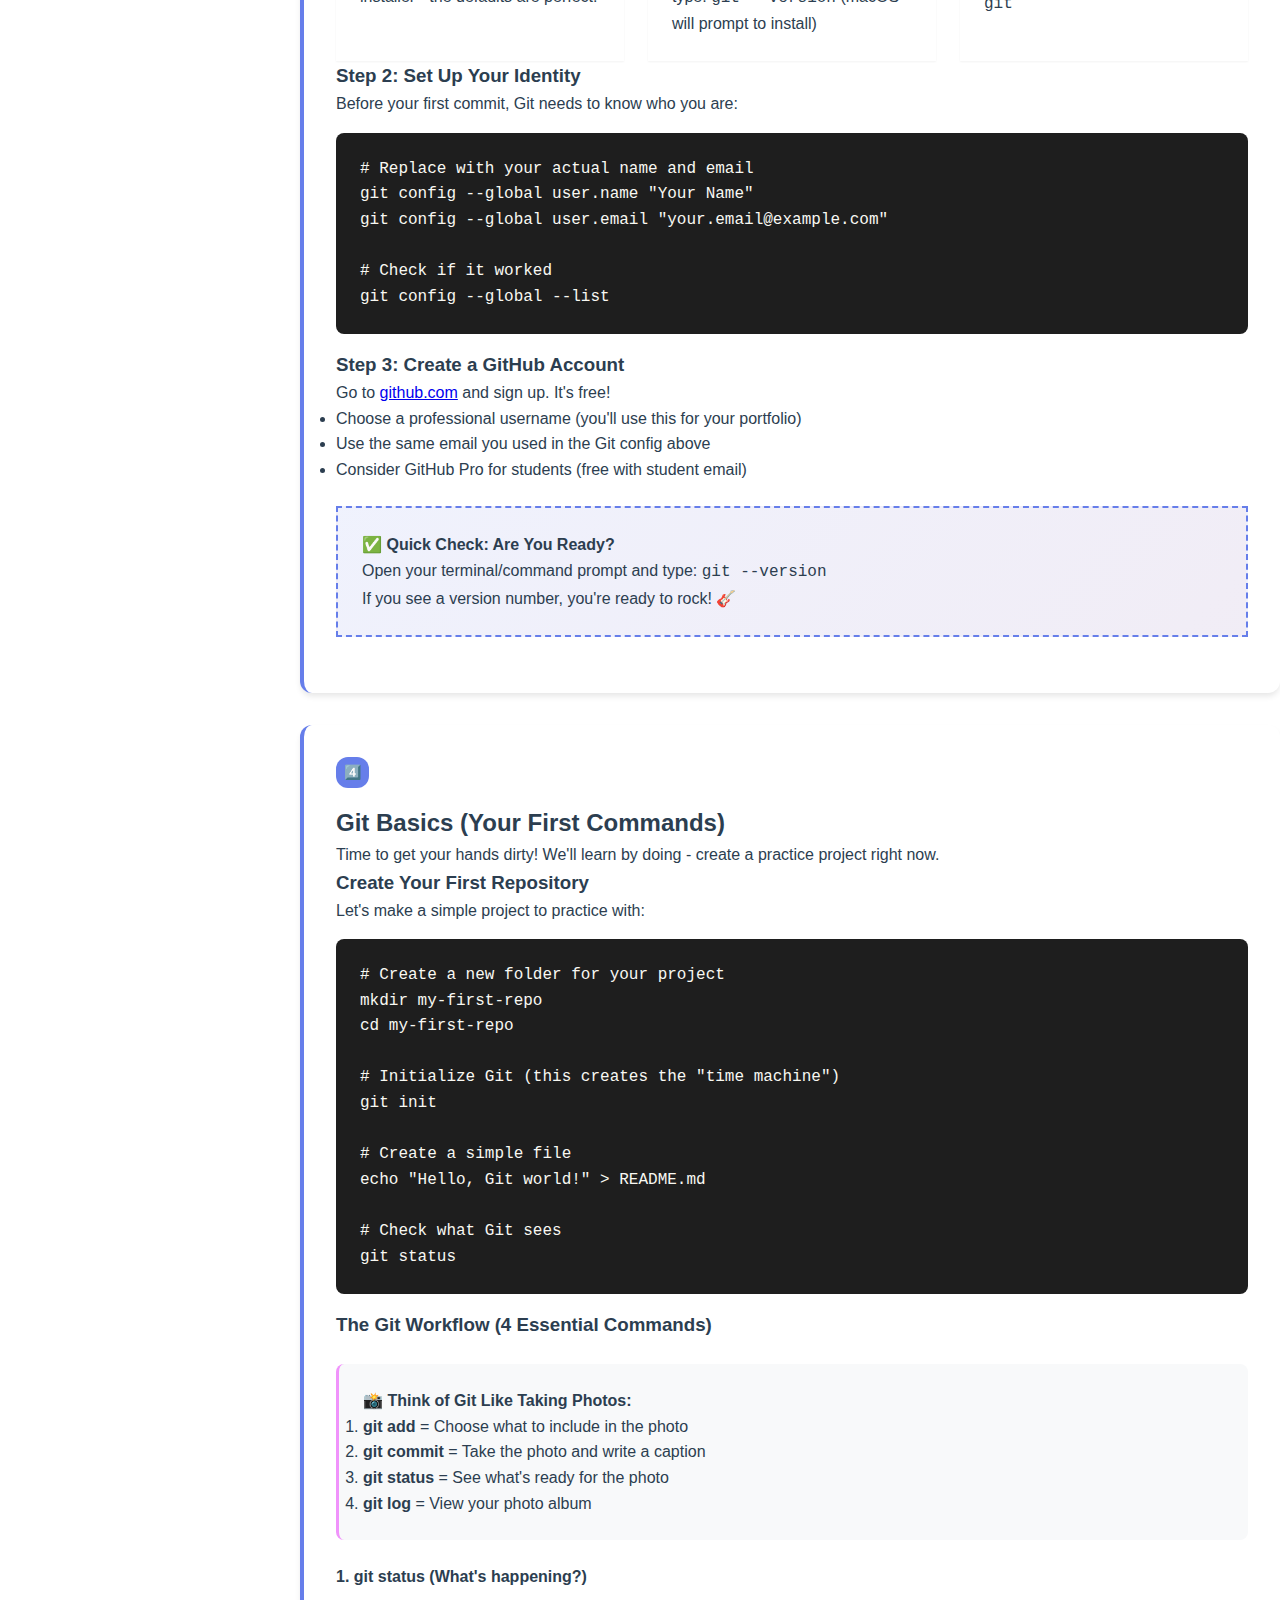
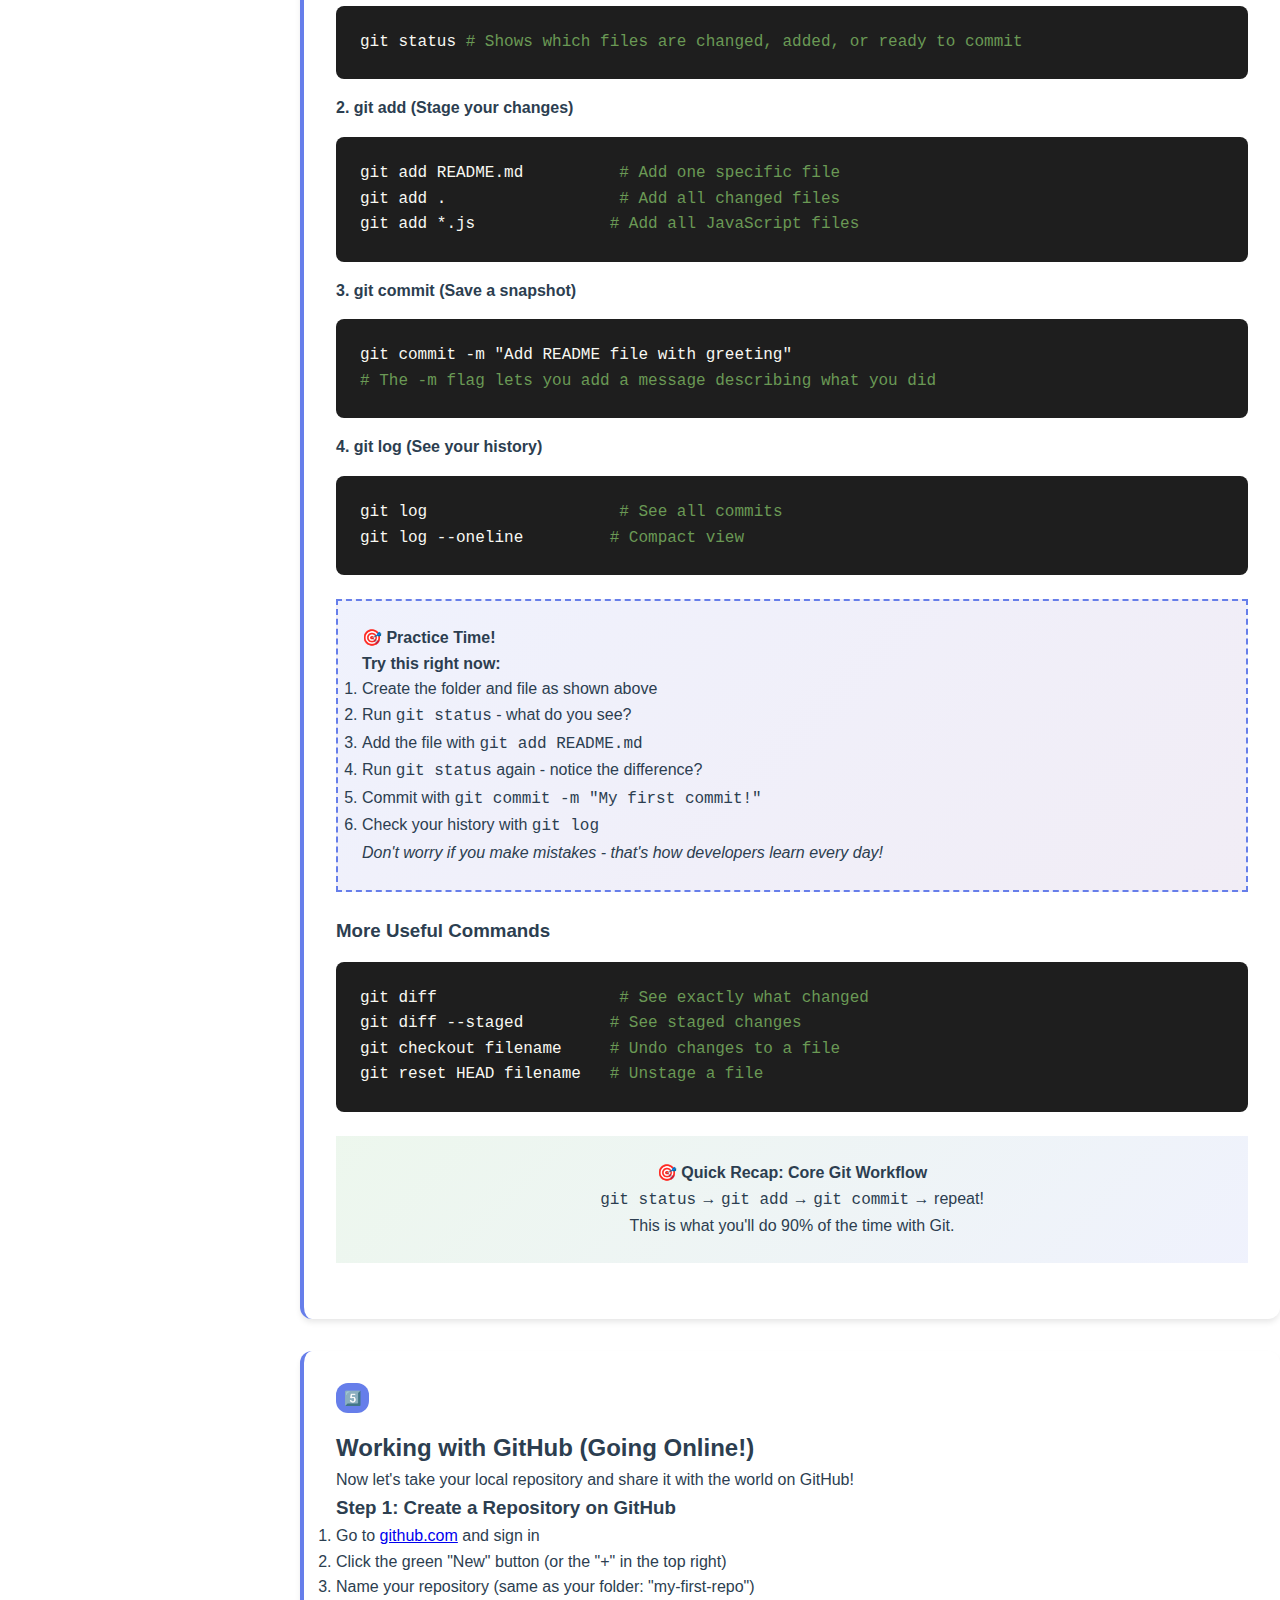
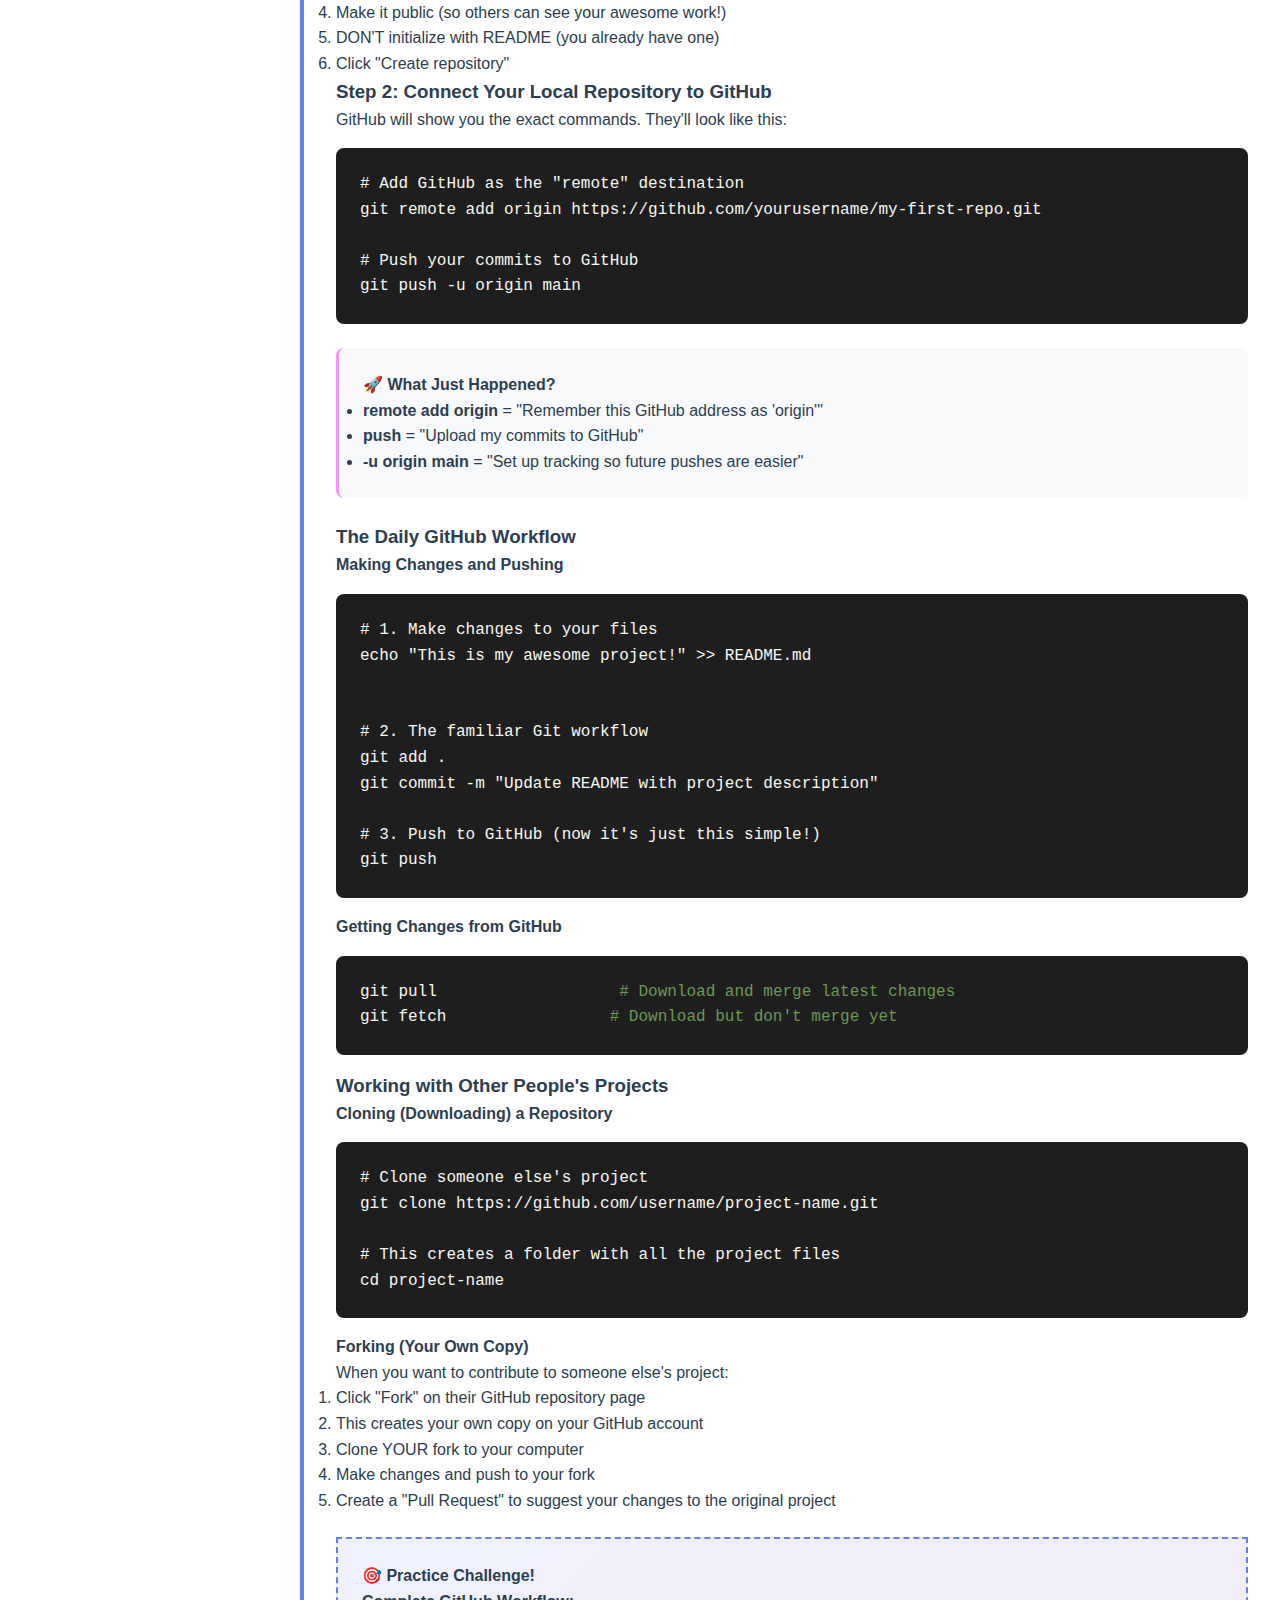
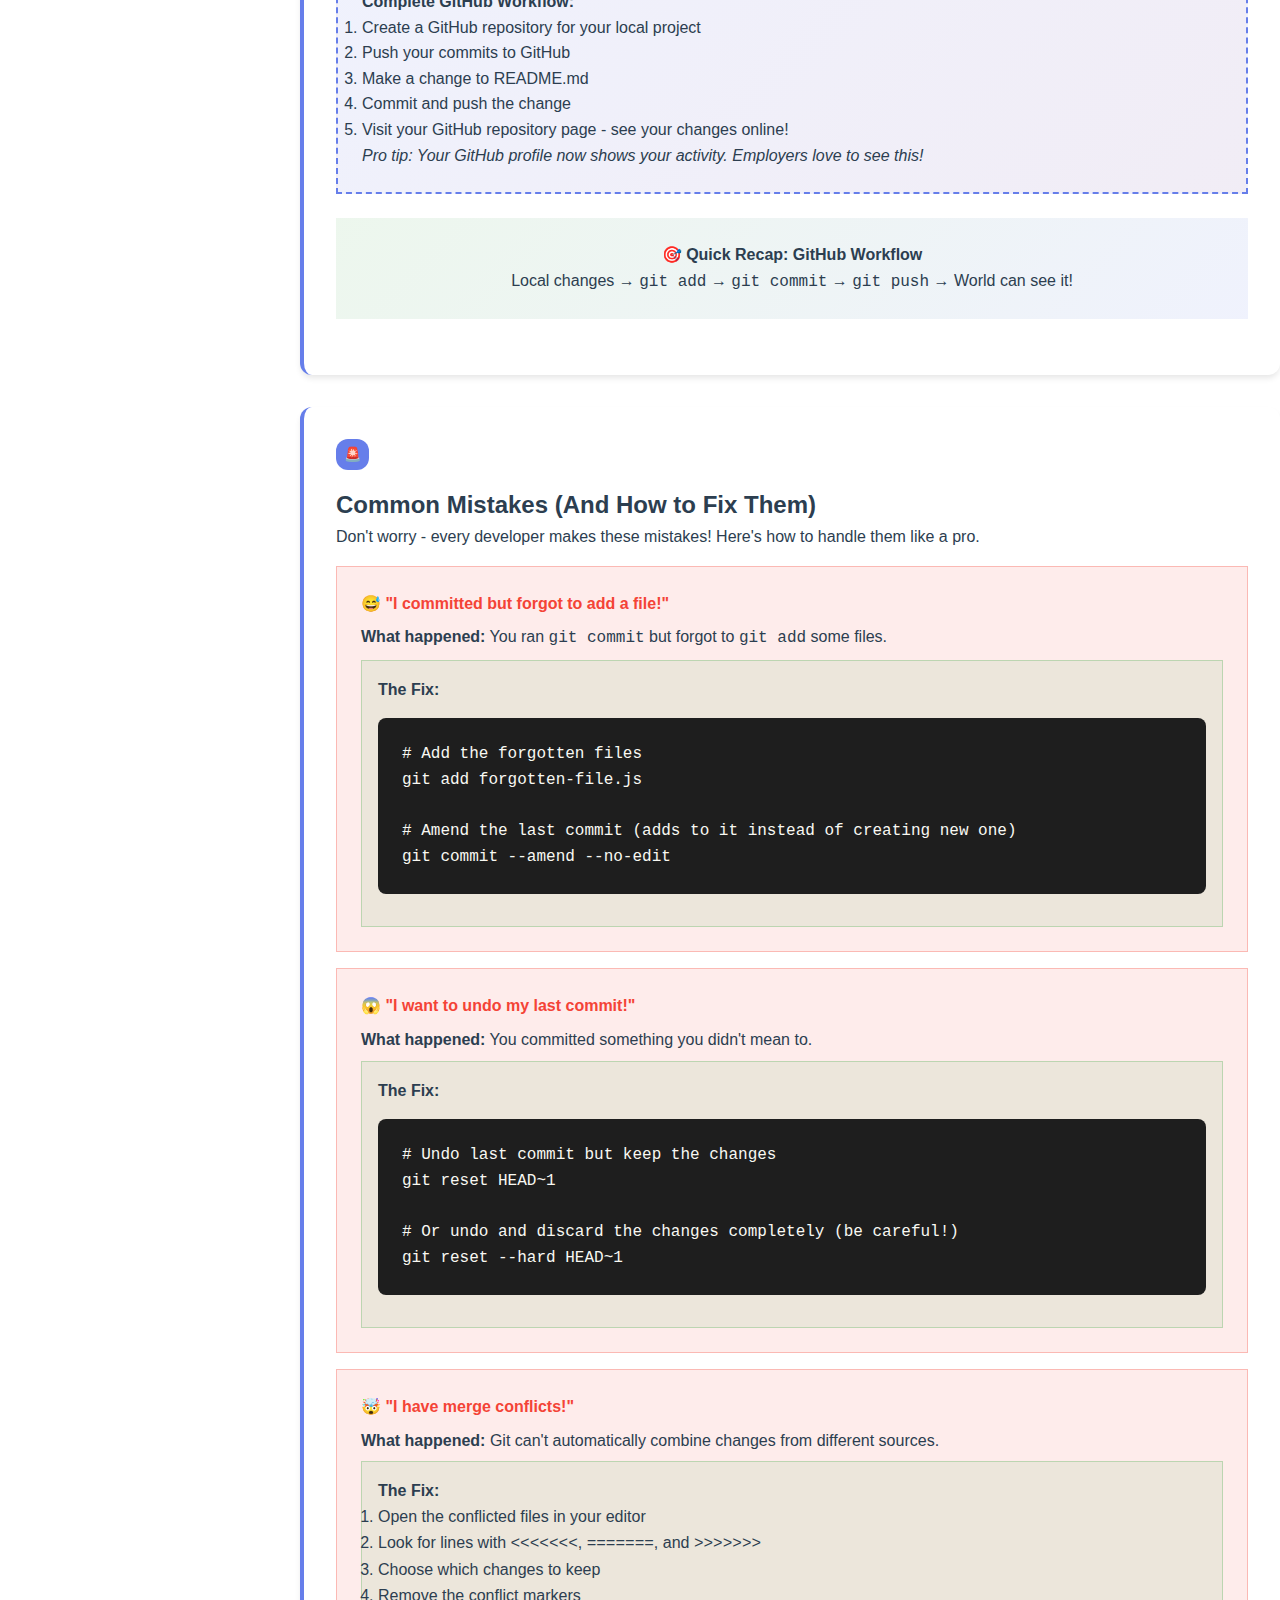
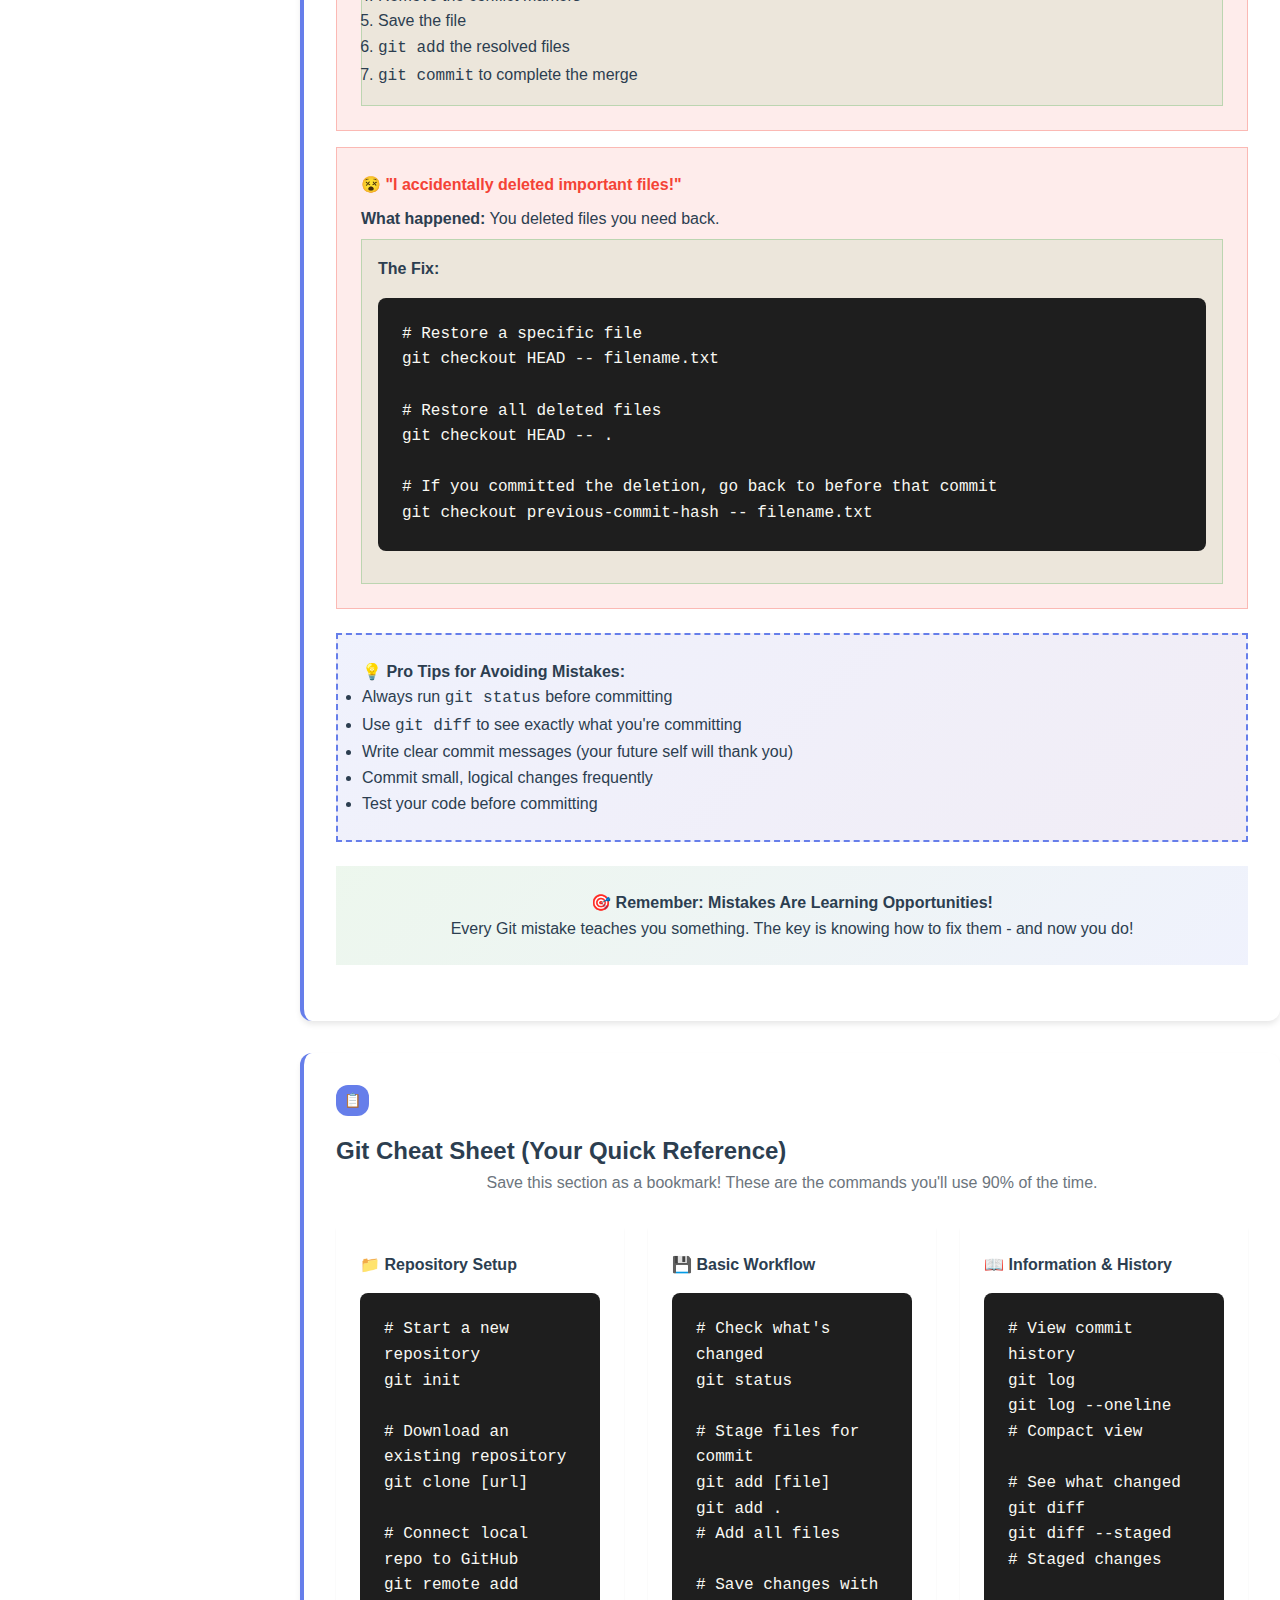
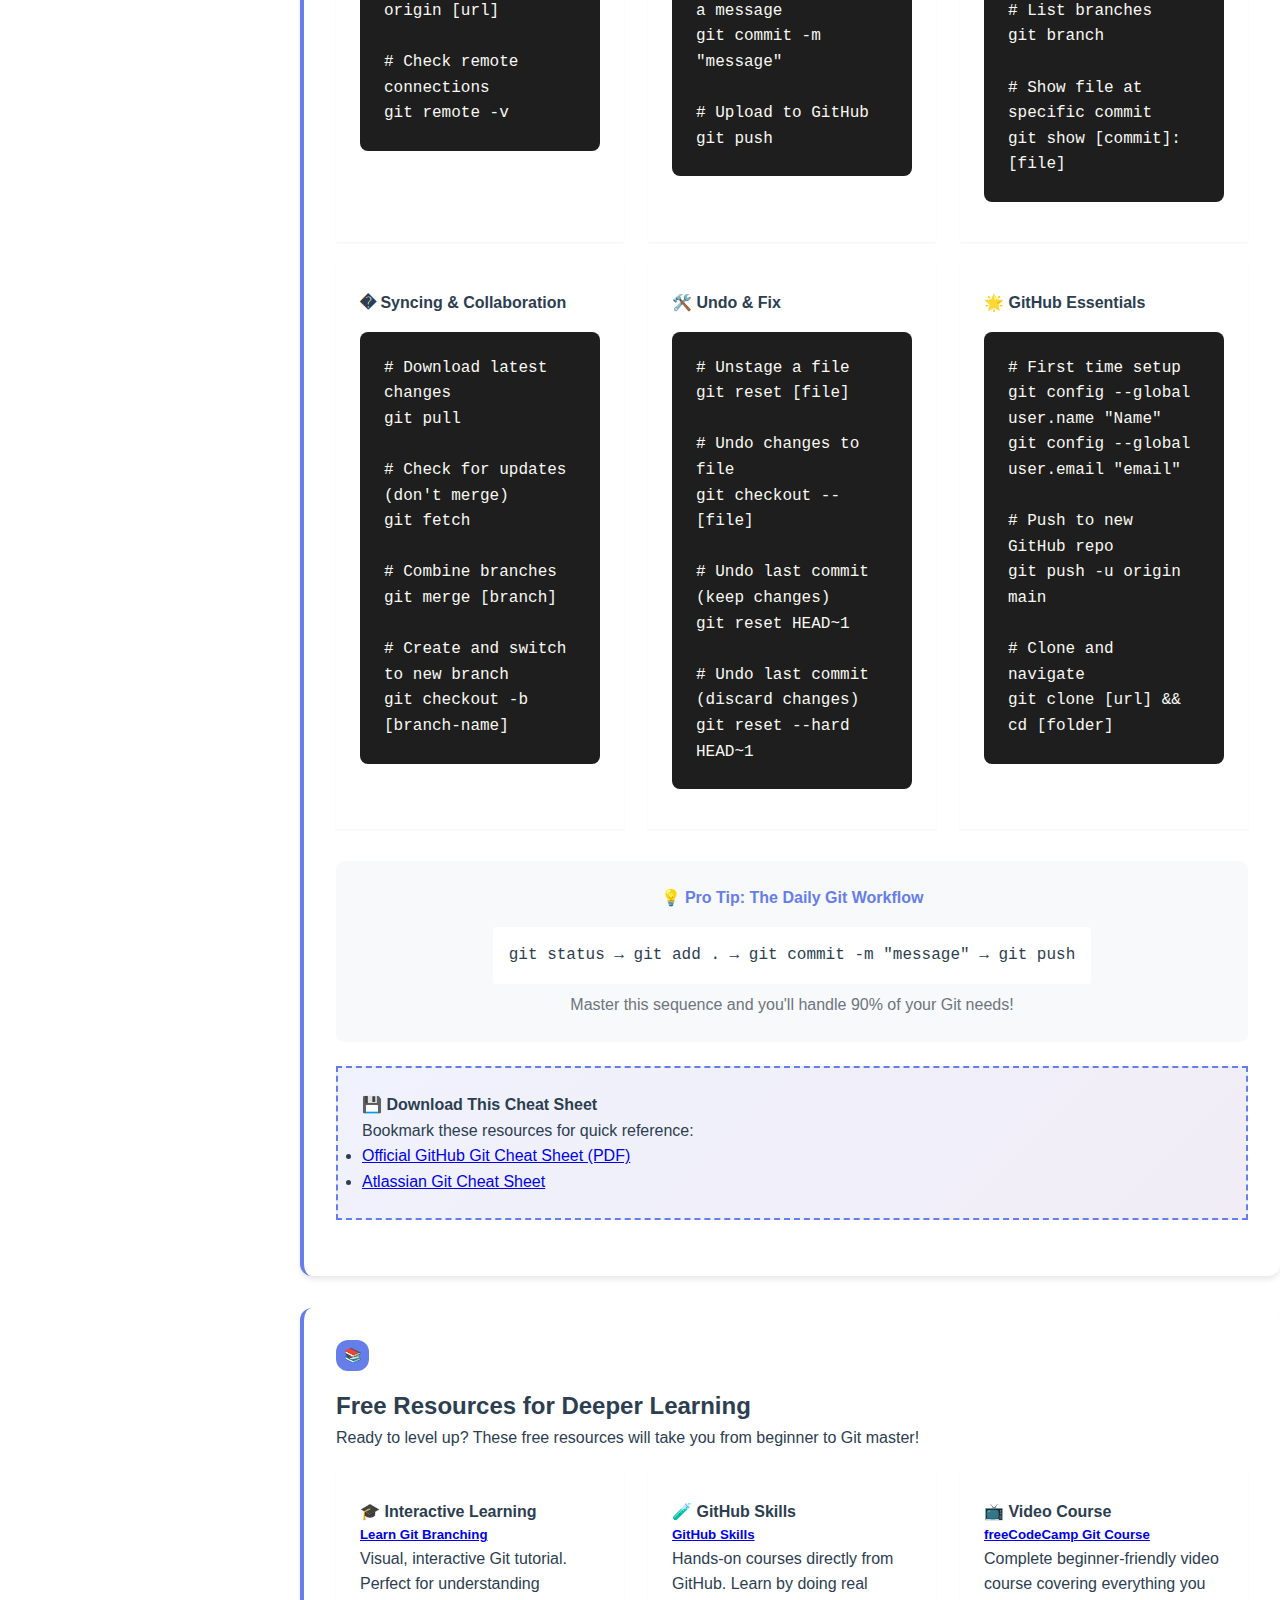
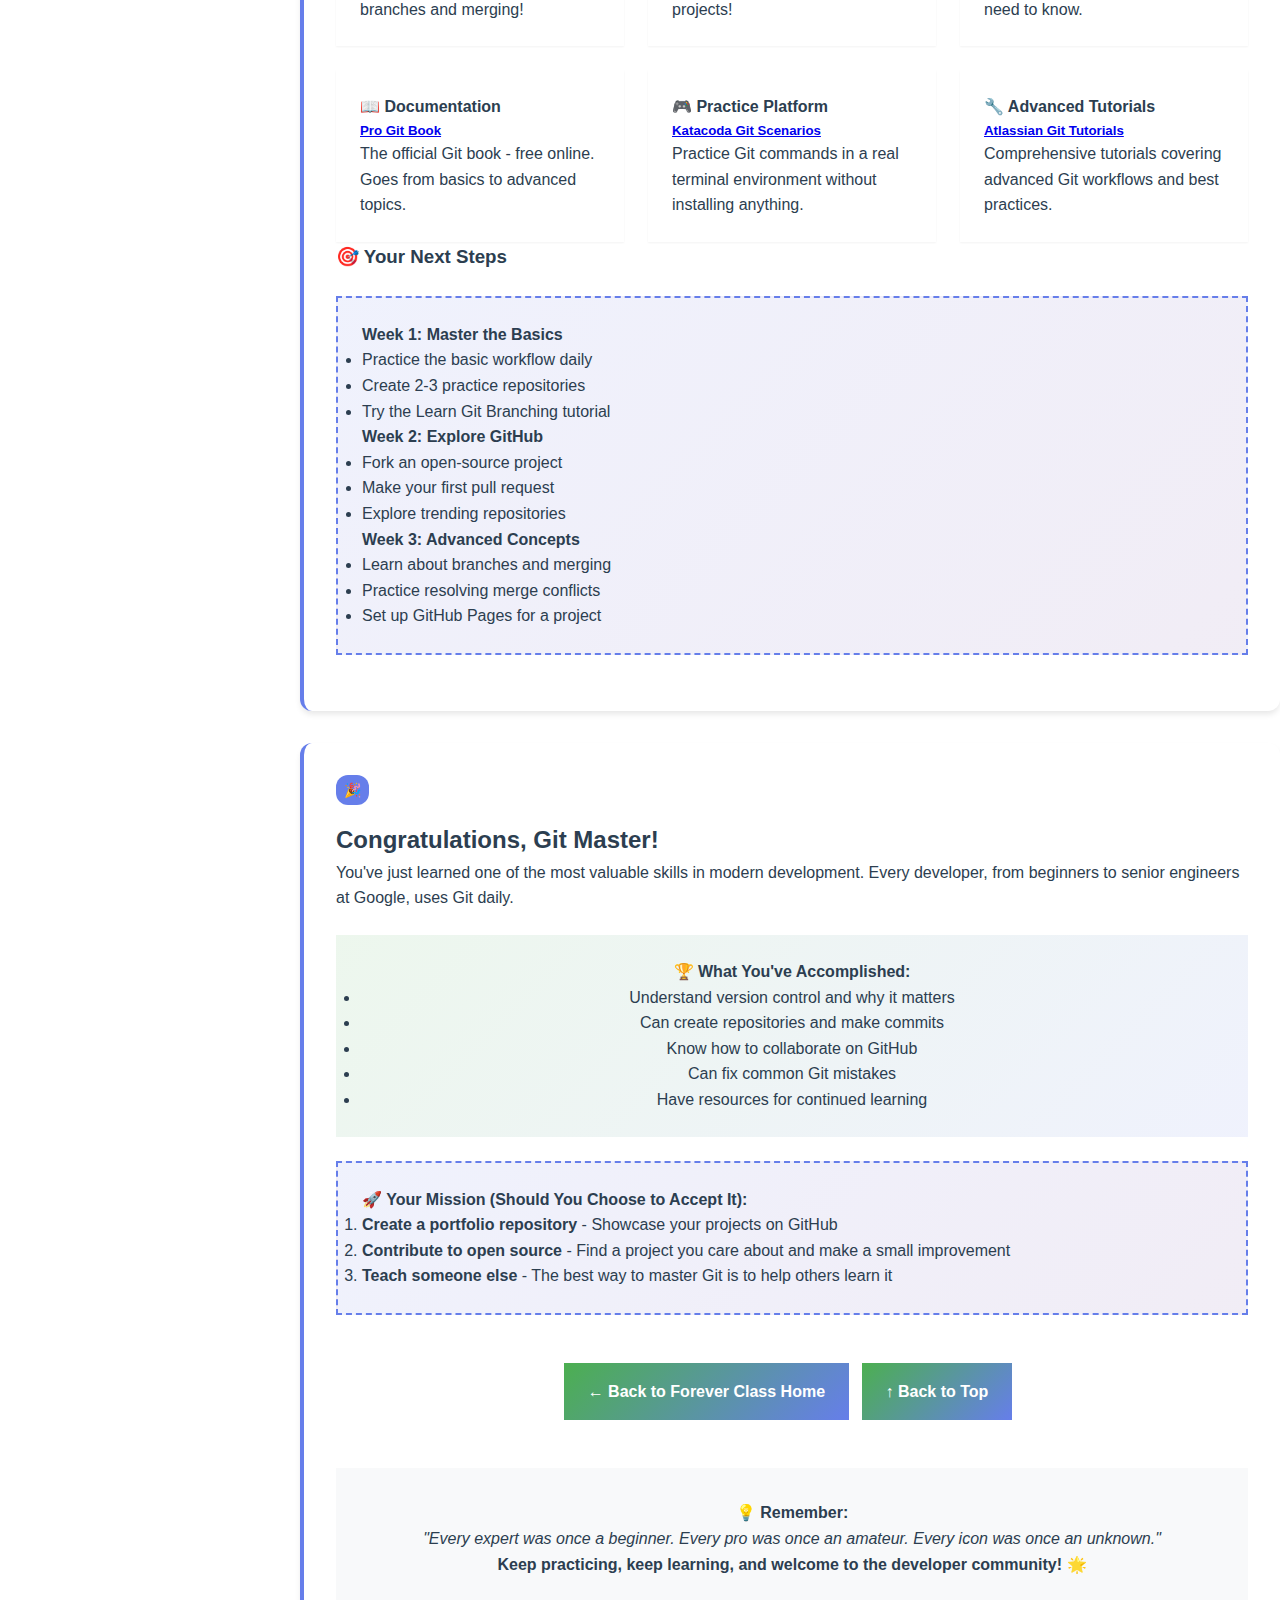
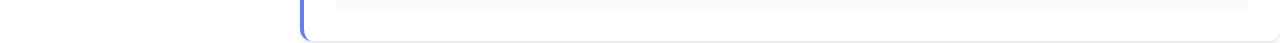
<file: forever-class/git-github.html>
<!DOCTYPE html>
<html lang="en">
<head>
    <meta charset="UTF-8">
    <meta name="viewport" content="width=device-width, initial-scale=1.0">
    <meta name="description" content="Learn Git & GitHub from scratch - Beginner-friendly guide with practical examples and real-world applications. Part of Forever Class free learning platform.">
    <meta name="keywords" content="git, github, version control, programming, coding, beginner tutorial, free course">
    <meta name="author" content="Forever Class">
    
    <!-- Open Graph / Facebook -->
    <meta property="og:type" content="website">
    <meta property="og:url" content="https://forever-class.github.io/git-github.html">
    <meta property="og:title" content="Git & GitHub Mastery - Forever Class">
    <meta property="og:description" content="Master Git & GitHub with this beginner-friendly, practical guide. No boring theory - just real examples and hands-on learning!">
    <meta property="og:image" content="https://forever-class.github.io/assets/git-github-og.png">

    <!-- Twitter -->
    <meta property="twitter:card" content="summary_large_image">
    <meta property="twitter:url" content="https://forever-class.github.io/git-github.html">
    <meta property="twitter:title" content="Git & GitHub Mastery - Forever Class">
    <meta property="twitter:description" content="Master Git & GitHub with this beginner-friendly, practical guide. No boring theory - just real examples and hands-on learning!">
    <meta property="twitter:image" content="https://forever-class.github.io/assets/git-github-og.png">

    <title>Git & GitHub Mastery - Forever Class</title>
    <link rel="stylesheet" href="css/style.css">
    <link rel="icon" type="image/x-icon" href="assets/favicon.ico">
    <style>
        /* Additional styles for this learning page */
        .learning-page {
            max-width: 1200px;
            margin: 0 auto;
            padding: var(--spacing-lg);
        }
        
        /* Sidebar Navigation for Desktop */
        .page-layout {
            display: flex;
            gap: var(--spacing-xl);
            margin-top: calc(80px + var(--spacing-lg));
        }
        
        .sidebar {
            position: fixed;
            left: 0;
            top: 80px;
            width: 280px;
            height: calc(100vh - 80px);
            background: var(--card-bg);
            border-right: 1px solid var(--border-color);
            padding: var(--spacing-xl) var(--spacing-lg);
            overflow-y: auto;
            z-index: 999;
            box-shadow: 2px 0 10px rgba(0, 0, 0, 0.1);
            display: none;
        }
        
        .sidebar-header {
            margin-bottom: var(--spacing-xl);
            padding-bottom: var(--spacing-lg);
            border-bottom: 1px solid var(--border-color);
        }
        
        .sidebar-header h3 {
            color: var(--primary-color);
            font-size: var(--font-size-lg);
            margin-bottom: var(--spacing-sm);
        }
        
        .sidebar-header p {
            color: var(--text-secondary);
            font-size: var(--font-size-sm);
        }
        
        .sidebar-nav {
            list-style: none;
            padding: 0;
            margin: 0;
        }
        
        .sidebar-nav li {
            margin-bottom: var(--spacing-xs);
        }
        
        .sidebar-nav a {
            display: flex;
            align-items: center;
            gap: var(--spacing-sm);
            padding: var(--spacing-sm) var(--spacing-md);
            color: var(--text-secondary);
            text-decoration: none;
            border-radius: var(--radius-md);
            font-size: var(--font-size-sm);
            transition: all var(--transition-fast);
            position: relative;
        }
        
        .sidebar-nav a:hover {
            background: var(--bg-secondary);
            color: var(--primary-color);
            transform: translateX(4px);
        }
        
        .sidebar-nav a.active {
            background: linear-gradient(135deg, var(--primary-color), var(--secondary-color));
            color: white;
            box-shadow: 0 2px 8px rgba(103, 126, 234, 0.3);
        }
        
        .sidebar-nav .section-icon {
            font-size: var(--font-size-base);
            width: 20px;
            text-align: center;
        }
        
        .main-content {
            flex: 1;
            margin-left: 0;
        }
        
        .page-header {
            text-align: center;
            padding: var(--spacing-3xl) 0;
            background: linear-gradient(135deg, var(--primary-color), var(--secondary-color));
            color: white;
            margin-bottom: var(--spacing-3xl);
            border-radius: var(--radius-lg);
        }
        
        .learning-section {
            background: var(--card-bg);
            padding: var(--spacing-xl);
            margin-bottom: var(--spacing-xl);
            border-radius: var(--radius-lg);
            box-shadow: var(--shadow-md);
            border-left: 4px solid var(--primary-color);
        }
        
        .section-number {
            background: var(--primary-color);
            color: white;
            padding: var(--spacing-xs) var(--spacing-sm);
            border-radius: var(--radius-lg);
            font-size: var(--font-size-sm);
            font-weight: bold;
            display: inline-block;
            margin-bottom: var(--spacing-md);
        }
        
        .metaphor-box {
            background: var(--bg-secondary);
            padding: var(--spacing-lg);
            border-radius: var(--radius-md);
            margin: var(--spacing-lg) 0;
            border-left: 3px solid var(--accent-color);
        }
        
        .command-box {
            background: #1e1e1e;
            color: #f8f8f2;
            padding: var(--spacing-lg);
            border-radius: var(--radius-md);
            font-family: 'Courier New', monospace;
            margin: var(--spacing-md) 0;
            overflow-x: auto;
        }
        
        .command-box pre {
            margin: 0;
            padding: 0;
            font-family: inherit;
            color: inherit;
            background: none;
            white-space: pre-wrap;
            word-wrap: break-word;
        }
        
        .command-box .comment {
            color: #6a9955;
        }
        
        /* Desktop Sidebar Layout */
        @media (min-width: 1024px) {
            .sidebar {
                display: block;
            }
            
            .main-content {
                margin-left: 300px;
            }
            
            .learning-page {
                max-width: none;
                padding: 0 var(--spacing-lg);
            }
        }
        
        /* Mobile-first - hide sidebar on smaller screens */
        @media (max-width: 1023px) {
            .page-layout {
                margin-top: calc(80px + var(--spacing-md));
            }
            
            .main-content {
                margin-left: 0;
            }
        }
        
        .practice-box {
            background: linear-gradient(135deg, rgba(103, 126, 234, 0.1), rgba(118, 75, 162, 0.1));
            padding: var(--spacing-lg);
            border-radius: var(--border-radius-md);
            border: 2px dashed var(--primary-color);
            margin: var(--spacing-lg) 0;
        }
        
        .recap-box {
            background: linear-gradient(135deg, rgba(76, 175, 80, 0.1), rgba(103, 126, 234, 0.1));
            padding: var(--spacing-lg);
            border-radius: var(--border-radius-md);
            margin: var(--spacing-lg) 0;
            text-align: center;
        }
        
        .resource-grid {
            display: grid;
            grid-template-columns: repeat(auto-fit, minmax(250px, 1fr));
            gap: var(--spacing-lg);
            margin-top: var(--spacing-lg);
        }
        
        .resource-card {
            background: var(--card-bg);
            padding: var(--spacing-lg);
            border-radius: var(--border-radius-md);
            box-shadow: var(--shadow-sm);
            transition: transform 0.3s ease;
        }
        
        .resource-card:hover {
            transform: translateY(-2px);
        }
        
        .mistake-card {
            background: rgba(244, 67, 54, 0.1);
            border: 1px solid rgba(244, 67, 54, 0.3);
            padding: var(--spacing-lg);
            border-radius: var(--border-radius-md);
            margin: var(--spacing-md) 0;
        }
        
        .mistake-title {
            color: var(--error-color);
            font-weight: bold;
            margin-bottom: var(--spacing-sm);
        }
        
        .fix-box {
            background: rgba(76, 175, 80, 0.1);
            border: 1px solid rgba(76, 175, 80, 0.3);
            padding: var(--spacing-md);
            border-radius: var(--border-radius-sm);
            margin-top: var(--spacing-sm);
        }
        
        .btn-practice {
            background: linear-gradient(135deg, var(--success-color), var(--primary-color));
            color: white;
            padding: var(--spacing-md) var(--spacing-lg);
            border: none;
            border-radius: var(--border-radius-md);
            font-weight: 600;
            text-decoration: none;
            display: inline-block;
            margin: var(--spacing-md) var(--spacing-sm) var(--spacing-md) 0;
            transition: transform 0.3s ease;
        }
        
        .btn-practice:hover {
            transform: translateY(-2px);
        }
    </style>
</head>
<body>
    <!-- Navigation -->
    <nav class="navbar">
        <div class="nav-container">
            <div class="nav-logo">
                <span class="logo-icon">📚</span>
                <span class="logo-text">Forever Class</span>
            </div>
            <div class="nav-menu" id="nav-menu">
                <a href="index.html" class="nav-link">← Home</a>
                <a href="#about" class="nav-link">About</a>
            </div>
            <div class="nav-controls">
                <button class="theme-toggle" id="theme-toggle" aria-label="Toggle dark mode"><span>🌙</span></button>
                <button class="mobile-menu-toggle" id="mobile-menu-toggle" aria-label="Toggle mobile menu">
                    <span></span>
                    <span></span>
                    <span></span>
                </button>
            </div>
        </div>
    </nav>

    <!-- Sidebar Navigation (Desktop Only) -->
    <aside class="sidebar">
        <div class="sidebar-header">
            <h3>📚 Learning Guide</h3>
            <p>Navigate through the Git & GitHub essentials</p>
        </div>
        <nav class="sidebar-nav">
            <ul>
                <li><a href="#introduction" class="sidebar-link active">
                    <span class="section-icon">👋</span>
                    Introduction
                </a></li>
                <li><a href="#what-is-git" class="sidebar-link">
                    <span class="section-icon">❓</span>
                    What is Git?
                </a></li>
                <li><a href="#why-github" class="sidebar-link">
                    <span class="section-icon">🌐</span>
                    Why GitHub?
                </a></li>
                <li><a href="#getting-started" class="sidebar-link">
                    <span class="section-icon">🚀</span>
                    Getting Started
                </a></li>
                <li><a href="#git-basics" class="sidebar-link">
                    <span class="section-icon">⚙️</span>
                    Git Basics
                </a></li>
                <li><a href="#github-workflow" class="sidebar-link">
                    <span class="section-icon">🔄</span>
                    GitHub Workflow
                </a></li>
                <li><a href="#common-mistakes" class="sidebar-link">
                    <span class="section-icon">⚠️</span>
                    Common Mistakes
                </a></li>
                <li><a href="#resources" class="sidebar-link">
                    <span class="section-icon">📖</span>
                    Resources
                </a></li>
            </ul>
        </nav>
    </aside>

    <div class="page-layout">
        <main class="main-content">
            <!-- Page Header -->
            <header class="page-header">
                <h1>🚀 Git & GitHub Mastery</h1>
                <p class="hero-subtitle">From Zero to Hero - No Boring Theory, Just Real Practice!</p>
                <p>Welcome to your practical journey into version control. We'll use real examples, simple metaphors, and hands-on practice to make you confident with Git & GitHub.</p>
            </header>

        <!-- Friendly Introduction -->
        <section id="introduction" class="learning-section">
            <div class="section-number">👋</div>
            <h2>Welcome, Future Git Master!</h2>
            <p>You're about to learn one of the most important skills in modern development and collaboration. Don't worry if you've never used Git before - by the end of this guide, you'll feel confident managing your code like a pro!</p>
            
            <div class="metaphor-box">
                <h4>🎯 Think of Git Like This:</h4>
                <p><strong>Git is like a time machine for your projects.</strong> Imagine you're writing a story (your code). Git lets you:</p>
                <ul>
                    <li>📸 Take snapshots at any point</li>
                    <li>⏪ Go back to any previous version</li>
                    <li>🔀 Try different versions without losing the original</li>
                    <li>🤝 Collaborate with others without overwriting each other's work</li>
                </ul>
            </div>

            <div class="practice-box">
                <h4>🚀 What You'll Build Today:</h4>
                <p>By the end of this guide, you'll create your first GitHub repository, make commits, and understand how millions of developers collaborate every day!</p>
            </div>
        </section>

        <!-- What is Git? -->
        <section id="what-is-git" class="learning-section">
            <div class="section-number">1️⃣</div>
            <h2>What is Git? (The Simple Truth)</h2>
            
            <p>Git is a <strong>version control system</strong>. But what does that actually mean in real life?</p>
            
            <div class="metaphor-box">
                <h4>📝 Real-Life Example:</h4>
                <p>Remember working on school essays? You probably had files like:</p>
                <ul>
                    <li>essay_final.doc</li>
                    <li>essay_final_v2.doc</li>
                    <li>essay_final_ACTUALLY_FINAL.doc</li>
                    <li>essay_final_for_real_this_time.doc</li>
                </ul>
                <p><strong>Git solves this chaos!</strong> Instead of multiple files, Git tracks all changes in one project and lets you jump between versions instantly.</p>
            </div>

            <h3>Why Developers Love Git:</h3>
            <ul>
                <li><strong>No more lost work:</strong> Every change is saved and recoverable</li>
                <li><strong>Experiment safely:</strong> Try new features without breaking working code</li>
                <li><strong>Collaborate easily:</strong> Multiple people can work on the same project</li>
                <li><strong>See what changed:</strong> Track exactly what was modified and when</li>
                <li><strong>Professional standard:</strong> Every tech company and open-source project uses Git</li>
            </ul>

            <div class="recap-box">
                <h4>🎯 Quick Recap: What did you just learn?</h4>
                <p>Git = Smart file versioning system that prevents chaos and enables collaboration!</p>
            </div>
        </section>

        <!-- Why GitHub? -->
        <section id="why-github" class="learning-section">
            <div class="section-number">2️⃣</div>
            <h2>Why GitHub? (Where the Magic Happens)</h2>
            
            <p>If Git is your local time machine, GitHub is like <strong>Google Drive for developers</strong> - but way more powerful!</p>
            
            <div class="metaphor-box">
                <h4>🏠 Think of it This Way:</h4>
                <ul>
                    <li><strong>Git</strong> = Your personal notebook at home</li>
                    <li><strong>GitHub</strong> = The library where everyone shares and collaborates on notebooks</li>
                </ul>
            </div>

            <h3>What Makes GitHub Special:</h3>
            <div class="resource-grid">
                <div class="resource-card">
                    <h4>☁️ Cloud Backup</h4>
                    <p>Your code is safe online, accessible from anywhere</p>
                </div>
                <div class="resource-card">
                    <h4>🤝 Collaboration</h4>
                    <p>Work with team members without stepping on each other's code</p>
                </div>
                <div class="resource-card">
                    <h4>🌟 Portfolio</h4>
                    <p>Show employers your coding projects and contributions</p>
                </div>
                <div class="resource-card">
                    <h4>🎓 Learning</h4>
                    <p>Explore millions of open-source projects to learn from</p>
                </div>
            </div>

            <div class="practice-box">
                <h4>💡 Real-World Example:</h4>
                <p>Popular projects on GitHub:</p>
                <ul>
                    <li><strong>VS Code</strong> - Microsoft's code editor (150k+ contributors!)</li>
                    <li><strong>React</strong> - Facebook's web framework</li>
                    <li><strong>Python</strong> - Yes, even programming languages are on GitHub!</li>
                </ul>
                <p>When you use GitHub, you're joining the same platform that powers the entire software industry!</p>
            </div>
        </section>

        <!-- Getting Started -->
        <section id="getting-started" class="learning-section">
            <div class="section-number">3️⃣</div>
            <h2>Getting Started (Let's Install & Set Up)</h2>
            
            <h3>Step 1: Install Git</h3>
            <p>Don't worry - this is easier than installing most apps!</p>
            
            <div class="resource-grid">
                <div class="resource-card">
                    <h4>🪟 Windows</h4>
                    <p>Download from: <a href="https://git-scm.com/download/win" target="_blank">git-scm.com/download/win</a></p>
                    <p>Just click "Next" through the installer - the defaults are perfect!</p>
                </div>
                <div class="resource-card">
                    <h4>🍎 macOS</h4>
                    <p>Option 1: Download from <a href="https://git-scm.com/download/mac" target="_blank">git-scm.com/download/mac</a></p>
                    <p>Option 2: Open Terminal and type: <code>git --version</code> (macOS will prompt to install)</p>
                </div>
                <div class="resource-card">
                    <h4>🐧 Linux</h4>
                    <p>Ubuntu/Debian: <code>sudo apt install git</code></p>
                    <p>Fedora: <code>sudo dnf install git</code></p>
                </div>
            </div>

            <h3>Step 2: Set Up Your Identity</h3>
            <p>Before your first commit, Git needs to know who you are:</p>
            
            <div class="command-box">
                <pre># Replace with your actual name and email
git config --global user.name "Your Name"
git config --global user.email "your.email@example.com"

# Check if it worked
git config --global --list</pre>
            </div>

            <h3>Step 3: Create a GitHub Account</h3>
            <p>Go to <a href="https://github.com" target="_blank">github.com</a> and sign up. It's free!</p>
            
            <ul>
                <li>Choose a professional username (you'll use this for your portfolio)</li>
                <li>Use the same email you used in the Git config above</li>
                <li>Consider GitHub Pro for students (free with student email)</li>
            </ul>

            <div class="practice-box">
                <h4>✅ Quick Check: Are You Ready?</h4>
                <p>Open your terminal/command prompt and type: <code>git --version</code></p>
                <p>If you see a version number, you're ready to rock! 🎸</p>
            </div>
        </section>

        <!-- Git Basics -->
        <section id="git-basics" class="learning-section">
            <div class="section-number">4️⃣</div>
            <h2>Git Basics (Your First Commands)</h2>
            
            <p>Time to get your hands dirty! We'll learn by doing - create a practice project right now.</p>
            
            <h3>Create Your First Repository</h3>
            <p>Let's make a simple project to practice with:</p>
            
            <div class="command-box">
                <pre># Create a new folder for your project
mkdir my-first-repo
cd my-first-repo

# Initialize Git (this creates the "time machine")
git init

# Create a simple file
echo "Hello, Git world!" > README.md

# Check what Git sees
git status</pre>
            </div>

            <h3>The Git Workflow (4 Essential Commands)</h3>
            
            <div class="metaphor-box">
                <h4>📸 Think of Git Like Taking Photos:</h4>
                <ol>
                    <li><strong>git add</strong> = Choose what to include in the photo</li>
                    <li><strong>git commit</strong> = Take the photo and write a caption</li>
                    <li><strong>git status</strong> = See what's ready for the photo</li>
                    <li><strong>git log</strong> = View your photo album</li>
                </ol>
            </div>

            <h4>1. git status (What's happening?)</h4>
            <div class="command-box">
git status
<span class="comment"># Shows which files are changed, added, or ready to commit</span>
            </div>

            <h4>2. git add (Stage your changes)</h4>
            <div class="command-box">
                <pre>git add README.md          <span class="comment"># Add one specific file</span>
git add .                  <span class="comment"># Add all changed files</span>
git add *.js              <span class="comment"># Add all JavaScript files</span></pre>
            </div>

            <h4>3. git commit (Save a snapshot)</h4>
            <div class="command-box">
                <pre>git commit -m "Add README file with greeting"
<span class="comment"># The -m flag lets you add a message describing what you did</span></pre>
            </div>

            <h4>4. git log (See your history)</h4>
            <div class="command-box">
                <pre>git log                    <span class="comment"># See all commits</span>
git log --oneline         <span class="comment"># Compact view</span></pre>
            </div>

            <div class="practice-box">
                <h4>🎯 Practice Time!</h4>
                <p><strong>Try this right now:</strong></p>
                <ol>
                    <li>Create the folder and file as shown above</li>
                    <li>Run <code>git status</code> - what do you see?</li>
                    <li>Add the file with <code>git add README.md</code></li>
                    <li>Run <code>git status</code> again - notice the difference?</li>
                    <li>Commit with <code>git commit -m "My first commit!"</code></li>
                    <li>Check your history with <code>git log</code></li>
                </ol>
                <p><em>Don't worry if you make mistakes - that's how developers learn every day!</em></p>
            </div>

            <h3>More Useful Commands</h3>
            <div class="command-box">
                <pre>git diff                   <span class="comment"># See exactly what changed</span>
git diff --staged         <span class="comment"># See staged changes</span>
git checkout filename     <span class="comment"># Undo changes to a file</span>
git reset HEAD filename   <span class="comment"># Unstage a file</span></pre>
            </div>

            <div class="recap-box">
                <h4>🎯 Quick Recap: Core Git Workflow</h4>
                <p><code>git status</code> → <code>git add</code> → <code>git commit</code> → repeat!</p>
                <p>This is what you'll do 90% of the time with Git.</p>
            </div>
        </section>

        <!-- GitHub Workflow -->
        <section id="github-workflow" class="learning-section">
            <div class="section-number">5️⃣</div>
            <h2>Working with GitHub (Going Online!)</h2>
            
            <p>Now let's take your local repository and share it with the world on GitHub!</p>
            
            <h3>Step 1: Create a Repository on GitHub</h3>
            <ol>
                <li>Go to <a href="https://github.com" target="_blank">github.com</a> and sign in</li>
                <li>Click the green "New" button (or the "+" in the top right)</li>
                <li>Name your repository (same as your folder: "my-first-repo")</li>
                <li>Make it public (so others can see your awesome work!)</li>
                <li>DON'T initialize with README (you already have one)</li>
                <li>Click "Create repository"</li>
            </ol>

            <h3>Step 2: Connect Your Local Repository to GitHub</h3>
            <p>GitHub will show you the exact commands. They'll look like this:</p>
            
            <div class="command-box">
                <pre># Add GitHub as the "remote" destination 
git remote add origin https://github.com/yourusername/my-first-repo.git

# Push your commits to GitHub
git push -u origin main</pre>
            </div>

            <div class="metaphor-box">
                <h4>🚀 What Just Happened?</h4>
                <ul>
                    <li><strong>remote add origin</strong> = "Remember this GitHub address as 'origin'"</li>
                    <li><strong>push</strong> = "Upload my commits to GitHub"</li>
                    <li><strong>-u origin main</strong> = "Set up tracking so future pushes are easier"</li>
                </ul>
            </div>

            <h3>The Daily GitHub Workflow</h3>
            
            <h4>Making Changes and Pushing</h4>
            <div class="command-box">
                <pre># 1. Make changes to your files
echo "This is my awesome project!" >> README.md


# 2. The familiar Git workflow
git add .
git commit -m "Update README with project description"

# 3. Push to GitHub (now it's just this simple!)
git push</pre>
            </div>

            <h4>Getting Changes from GitHub</h4>
            <div class="command-box">
                <pre>git pull                   <span class="comment"># Download and merge latest changes</span>
git fetch                 <span class="comment"># Download but don't merge yet</span></pre>
            </div>

            <h3>Working with Other People's Projects</h3>
            
            <h4>Cloning (Downloading) a Repository</h4>
            <div class="command-box">
                <pre># Clone someone else's project
git clone https://github.com/username/project-name.git

# This creates a folder with all the project files
cd project-name</pre>
            </div>

            <h4>Forking (Your Own Copy)</h4>
            <p>When you want to contribute to someone else's project:</p>
            <ol>
                <li>Click "Fork" on their GitHub repository page</li>
                <li>This creates your own copy on your GitHub account</li>
                <li>Clone YOUR fork to your computer</li>
                <li>Make changes and push to your fork</li>
                <li>Create a "Pull Request" to suggest your changes to the original project</li>
            </ol>

            <div class="practice-box">
                <h4>🎯 Practice Challenge!</h4>
                <p><strong>Complete GitHub Workflow:</strong></p>
                <ol>
                    <li>Create a GitHub repository for your local project</li>
                    <li>Push your commits to GitHub</li>
                    <li>Make a change to README.md</li>
                    <li>Commit and push the change</li>
                    <li>Visit your GitHub repository page - see your changes online!</li>
                </ol>
                <p><em>Pro tip: Your GitHub profile now shows your activity. Employers love to see this!</em></p>
            </div>

            <div class="recap-box">
                <h4>🎯 Quick Recap: GitHub Workflow</h4>
                <p>Local changes → <code>git add</code> → <code>git commit</code> → <code>git push</code> → World can see it!</p>
            </div>
        </section>

        <!-- Common Mistakes -->
        <section id="common-mistakes" class="learning-section">
            <div class="section-number">🚨</div>
            <h2>Common Mistakes (And How to Fix Them)</h2>
            
            <p>Don't worry - every developer makes these mistakes! Here's how to handle them like a pro.</p>
            
            <div class="mistake-card">
                <div class="mistake-title">😅 "I committed but forgot to add a file!"</div>
                <p><strong>What happened:</strong> You ran <code>git commit</code> but forgot to <code>git add</code> some files.</p>
                <div class="fix-box">
                    <strong>The Fix:</strong>
                    <div class="command-box">
                        <pre># Add the forgotten files
git add forgotten-file.js

# Amend the last commit (adds to it instead of creating new one)
git commit --amend --no-edit</pre>
                    </div>
                </div>
            </div>

            <div class="mistake-card">
                <div class="mistake-title">😱 "I want to undo my last commit!"</div>
                <p><strong>What happened:</strong> You committed something you didn't mean to.</p>
                <div class="fix-box">
                    <strong>The Fix:</strong>
                    <div class="command-box">
                        <pre># Undo last commit but keep the changes
git reset HEAD~1

# Or undo and discard the changes completely (be careful!)
git reset --hard HEAD~1</pre>
                    </div>
                </div>
            </div>

            <div class="mistake-card">
                <div class="mistake-title">🤯 "I have merge conflicts!"</div>
                <p><strong>What happened:</strong> Git can't automatically combine changes from different sources.</p>
                <div class="fix-box">
                    <strong>The Fix:</strong>
                    <ol>
                        <li>Open the conflicted files in your editor</li>
                        <li>Look for lines with <code>&lt;&lt;&lt;&lt;&lt;&lt;&lt;</code>, <code>=======</code>, and <code>&gt;&gt;&gt;&gt;&gt;&gt;&gt;</code></li>
                        <li>Choose which changes to keep</li>
                        <li>Remove the conflict markers</li>
                        <li>Save the file</li>
                        <li><code>git add</code> the resolved files</li>
                        <li><code>git commit</code> to complete the merge</li>
                    </ol>
                </div>
            </div>

            <div class="mistake-card">
                <div class="mistake-title">😵 "I accidentally deleted important files!"</div>
                <p><strong>What happened:</strong> You deleted files you need back.</p>
                <div class="fix-box">
                    <strong>The Fix:</strong>
                    <div class="command-box">
                        <pre># Restore a specific file
git checkout HEAD -- filename.txt

# Restore all deleted files
git checkout HEAD -- .

# If you committed the deletion, go back to before that commit
git checkout previous-commit-hash -- filename.txt</pre>
                    </div>
                </div>
            </div>

            <div class="practice-box">
                <h4>💡 Pro Tips for Avoiding Mistakes:</h4>
                <ul>
                    <li>Always run <code>git status</code> before committing</li>
                    <li>Use <code>git diff</code> to see exactly what you're committing</li>
                    <li>Write clear commit messages (your future self will thank you)</li>
                    <li>Commit small, logical changes frequently</li>
                    <li>Test your code before committing</li>
                </ul>
            </div>

            <div class="recap-box">
                <h4>🎯 Remember: Mistakes Are Learning Opportunities!</h4>
                <p>Every Git mistake teaches you something. The key is knowing how to fix them - and now you do!</p>
            </div>
        </section>

        <!-- Cheat Sheet -->
        <section id="cheat-sheet" class="learning-section">
            <div class="section-number">📋</div>
            <h2>Git Cheat Sheet (Your Quick Reference)</h2>
            <p style="text-align: center; margin-bottom: var(--spacing-xl); color: var(--text-secondary);">
                Save this section as a bookmark! These are the commands you'll use 90% of the time.
            </p>
            
            <div class="resource-grid">
                <div class="resource-card">
                    <h4>📁 Repository Setup</h4>
                    <div class="command-box">
                        <pre># Start a new repository
git init

# Download an existing repository  
git clone [url]

# Connect local repo to GitHub
git remote add origin [url]

# Check remote connections
git remote -v</pre>
                    </div>
                </div>
                
                <div class="resource-card">
                    <h4>💾 Basic Workflow</h4>
                    <div class="command-box">
                        <pre># Check what's changed
git status

# Stage files for commit
git add [file]
git add .              # Add all files

# Save changes with a message
git commit -m "message"

# Upload to GitHub
git push</pre>
                    </div>
                </div>
                
                <div class="resource-card">
                    <h4>📖 Information & History</h4>
                    <div class="command-box">
                        <pre># View commit history
git log
git log --oneline      # Compact view

# See what changed
git diff
git diff --staged      # Staged changes

# List branches
git branch

# Show file at specific commit
git show [commit]:[file]</pre>
                    </div>
                </div>
                
                <div class="resource-card">
                    <h4>� Syncing & Collaboration</h4>
                    <div class="command-box">
                        <pre># Download latest changes
git pull

# Check for updates (don't merge)
git fetch

# Combine branches
git merge [branch]

# Create and switch to new branch
git checkout -b [branch-name]</pre>
                    </div>
                </div>
                
                <div class="resource-card">
                    <h4>🛠️ Undo & Fix</h4>
                    <div class="command-box">
                        <pre># Unstage a file
git reset [file]

# Undo changes to file
git checkout -- [file]

# Undo last commit (keep changes)
git reset HEAD~1

# Undo last commit (discard changes)
git reset --hard HEAD~1</pre>
                    </div>
                </div>
                
                <div class="resource-card">
                    <h4>🌟 GitHub Essentials</h4>
                    <div class="command-box">
                        <pre># First time setup
git config --global user.name "Name"
git config --global user.email "email"

# Push to new GitHub repo
git push -u origin main

# Clone and navigate
git clone [url] && cd [folder]</pre>
                    </div>
                </div>
            </div>
            
            <div style="background: var(--bg-secondary); padding: var(--spacing-lg); border-radius: var(--radius-md); margin-top: var(--spacing-xl); text-align: center;">
                <h4 style="color: var(--primary-color); margin-bottom: var(--spacing-md);">💡 Pro Tip: The Daily Git Workflow</h4>
                <div style="font-family: monospace; background: var(--card-bg); padding: var(--spacing-md); border-radius: var(--radius-sm); display: inline-block;">
                    <code>git status → git add . → git commit -m "message" → git push</code>
                </div>
                <p style="margin-top: var(--spacing-sm); color: var(--text-secondary);">
                    Master this sequence and you'll handle 90% of your Git needs!
                </p>
            </div>

            <div class="practice-box">
                <h4>💾 Download This Cheat Sheet</h4>
                <p>Bookmark these resources for quick reference:</p>
                <ul>
                    <li><a href="https://education.github.com/git-cheat-sheet-education.pdf" target="_blank">Official GitHub Git Cheat Sheet (PDF)</a></li>
                    <li><a href="https://www.atlassian.com/git/tutorials/atlassian-git-cheatsheet" target="_blank">Atlassian Git Cheat Sheet</a></li>
                </ul>
            </div>
        </section>

        <!-- Free Resources -->
        <section id="resources" class="learning-section">
            <div class="section-number">📚</div>
            <h2>Free Resources for Deeper Learning</h2>
            
            <p>Ready to level up? These free resources will take you from beginner to Git master!</p>
            
            <div class="resource-grid">
                <div class="resource-card">
                    <h4>🎓 Interactive Learning</h4>
                    <h5><a href="https://learngitbranching.js.org/" target="_blank">Learn Git Branching</a></h5>
                    <p>Visual, interactive Git tutorial. Perfect for understanding branches and merging!</p>
                </div>
                
                <div class="resource-card">
                    <h4>🧪 GitHub Skills</h4>
                    <h5><a href="https://skills.github.com/" target="_blank">GitHub Skills</a></h5>
                    <p>Hands-on courses directly from GitHub. Learn by doing real projects!</p>
                </div>
                
                <div class="resource-card">
                    <h4>📺 Video Course</h4>
                    <h5><a href="https://www.freecodecamp.org/news/git-and-github-for-beginners/" target="_blank">freeCodeCamp Git Course</a></h5>
                    <p>Complete beginner-friendly video course covering everything you need to know.</p>
                </div>
                
                <div class="resource-card">
                    <h4>📖 Documentation</h4>
                    <h5><a href="https://git-scm.com/book" target="_blank">Pro Git Book</a></h5>
                    <p>The official Git book - free online. Goes from basics to advanced topics.</p>
                </div>
                
                <div class="resource-card">
                    <h4>🎮 Practice Platform</h4>
                    <h5><a href="https://www.katacoda.com/courses/git" target="_blank">Katacoda Git Scenarios</a></h5>
                    <p>Practice Git commands in a real terminal environment without installing anything.</p>
                </div>
                
                <div class="resource-card">
                    <h4>🔧 Advanced Tutorials</h4>
                    <h5><a href="https://www.atlassian.com/git/tutorials" target="_blank">Atlassian Git Tutorials</a></h5>
                    <p>Comprehensive tutorials covering advanced Git workflows and best practices.</p>
                </div>
            </div>

            <h3>🎯 Your Next Steps</h3>
            <div class="practice-box">
                <h4>Week 1: Master the Basics</h4>
                <ul>
                    <li>Practice the basic workflow daily</li>
                    <li>Create 2-3 practice repositories</li>
                    <li>Try the Learn Git Branching tutorial</li>
                </ul>
                
                <h4>Week 2: Explore GitHub</h4>
                <ul>
                    <li>Fork an open-source project</li>
                    <li>Make your first pull request</li>
                    <li>Explore trending repositories</li>
                </ul>
                
                <h4>Week 3: Advanced Concepts</h4>
                <ul>
                    <li>Learn about branches and merging</li>
                    <li>Practice resolving merge conflicts</li>
                    <li>Set up GitHub Pages for a project</li>
                </ul>
            </div>
        </section>

        <!-- Conclusion -->
        <section class="learning-section">
            <div class="section-number">🎉</div>
            <h2>Congratulations, Git Master!</h2>
            
            <p>You've just learned one of the most valuable skills in modern development. Every developer, from beginners to senior engineers at Google, uses Git daily.</p>
            
            <div class="recap-box">
                <h4>🏆 What You've Accomplished:</h4>
                <ul>
                    <li>Understand version control and why it matters</li>
                    <li>Can create repositories and make commits</li>
                    <li>Know how to collaborate on GitHub</li>
                    <li>Can fix common Git mistakes</li>
                    <li>Have resources for continued learning</li>
                </ul>
            </div>

            <div class="practice-box">
                <h4>🚀 Your Mission (Should You Choose to Accept It):</h4>
                <ol>
                    <li><strong>Create a portfolio repository</strong> - Showcase your projects on GitHub</li>
                    <li><strong>Contribute to open source</strong> - Find a project you care about and make a small improvement</li>
                    <li><strong>Teach someone else</strong> - The best way to master Git is to help others learn it</li>
                </ol>
            </div>

            <p style="text-align: center; margin-top: 2rem;">
                <a href="index.html" class="btn-practice">← Back to Forever Class Home</a>
                <a href="#top" class="btn-practice">↑ Back to Top</a>
            </p>

            <div style="text-align: center; margin-top: 2rem; padding: 2rem; background: var(--bg-secondary); border-radius: var(--border-radius-md);">
                <h4>💡 Remember:</h4>
                <p><em>"Every expert was once a beginner. Every pro was once an amateur. Every icon was once an unknown."</em></p>
                <p><strong>Keep practicing, keep learning, and welcome to the developer community! 🌟</strong></p>
            </div>
        </section>
        </main>
    </div>

    <script src="js/script.js"></script>
    <script>
        // Add smooth scrolling and progress tracking for this page
        document.addEventListener('DOMContentLoaded', function() {
            // Sidebar navigation functionality
            const sidebarLinks = document.querySelectorAll('.sidebar-link');
            const sections = document.querySelectorAll('.learning-section');
            
            // Smooth scrolling for sidebar links
            sidebarLinks.forEach(link => {
                link.addEventListener('click', function(e) {
                    e.preventDefault();
                    const targetId = this.getAttribute('href');
                    const targetSection = document.querySelector(targetId);
                    
                    if (targetSection) {
                        const offsetTop = targetSection.offsetTop - 100;
                        window.scrollTo({
                            top: offsetTop,
                            behavior: 'smooth'
                        });
                        
                        // Update active link
                        sidebarLinks.forEach(nav => nav.classList.remove('active'));
                        this.classList.add('active');
                    }
                });
            });
            
            // Update active sidebar link on scroll
            function updateActiveSidebarLink() {
                let current = '';
                sections.forEach(section => {
                    const sectionTop = section.offsetTop - 150;
                    if (window.scrollY >= sectionTop) {
                        current = section.getAttribute('id');
                    }
                });
                
                sidebarLinks.forEach(link => {
                    link.classList.remove('active');
                    if (link.getAttribute('href') === '#' + current) {
                        link.classList.add('active');
                    }
                });
            }
            
            window.addEventListener('scroll', updateActiveSidebarLink);
            updateActiveSidebarLink(); // Initial call
            
            // Add click handlers for practice buttons
            const practiceButtons = document.querySelectorAll('.btn-practice');
            practiceButtons.forEach(button => {
                button.addEventListener('click', function(e) {
                    if (this.textContent.includes('Practice')) {
                        // Could add practice mode or tutorial overlay here
                        console.log('Practice mode activated!');
                    }
                });
            });
        });
    </script>
</body>
</html>
</file>
<file: css/style.css>
/* ===== FOREVER CLASS - MAIN STYLESHEET ===== */
/* Mobile-first, user-focused design for real learners */

/* ===== CSS VARIABLES ===== */
:root {
    /* Colors */
    --primary-color: #667eea;
    --primary-dark: #5a6fd8;
    --secondary-color: #764ba2;
    --accent-color: #f093fb;
    --success-color: #4caf50;
    --warning-color: #ff9800;
    --error-color: #f44336;
    
    /* Light mode colors */
    --bg-color: #ffffff;
    --bg-secondary: #f8f9fa;
    --text-color: #2c3e50;
    --text-secondary: #6c757d;
    --border-color: #e9ecef;
    --card-bg: #ffffff;
    --nav-bg: rgba(255, 255, 255, 0.95);
    
    /* Typography */
    --font-primary: -apple-system, BlinkMacSystemFont, 'Segoe UI', Roboto, Oxygen, Ubuntu, Cantarell, sans-serif;
    --font-size-xs: 0.75rem;
    --font-size-sm: 0.875rem;
    --font-size-base: 1rem;
    --font-size-lg: 1.125rem;
    --font-size-xl: 1.25rem;
    --font-size-2xl: 1.5rem;
    --font-size-3xl: 1.875rem;
    --font-size-4xl: 2.25rem;
    
    /* Spacing */
    --spacing-xs: 0.25rem;
    --spacing-sm: 0.5rem;
    --spacing-md: 1rem;
    --spacing-lg: 1.5rem;
    --spacing-xl: 2rem;
    --spacing-2xl: 3rem;
    --spacing-3xl: 4rem;
    
    /* Shadows */
    --shadow-sm: 0 1px 2px 0 rgba(0, 0, 0, 0.05);
    --shadow-md: 0 4px 6px -1px rgba(0, 0, 0, 0.1);
    --shadow-lg: 0 10px 15px -3px rgba(0, 0, 0, 0.1);
    --shadow-xl: 0 20px 25px -5px rgba(0, 0, 0, 0.1);
    
    /* Border radius */
    --radius-sm: 0.25rem;
    --radius-md: 0.5rem;
    --radius-lg: 0.75rem;
    --radius-xl: 1rem;
    
    /* Transitions */
    --transition-fast: 0.15s ease-in-out;
    --transition-normal: 0.3s ease-in-out;
    --transition-slow: 0.5s ease-in-out;
}

/* Dark mode variables */
[data-theme="dark"] {
    --bg-color: #1a1a1a;
    --bg-secondary: #2d2d2d;
    --text-color: #f8f9fa;
    --text-secondary: #adb5bd;
    --border-color: #404040;
    --card-bg: #2d2d2d;
    --nav-bg: rgba(26, 26, 26, 0.95);
}

/* ===== RESET & BASE STYLES ===== */
* {
    margin: 0;
    padding: 0;
    box-sizing: border-box;
}

html {
    scroll-behavior: smooth;
    font-size: 16px;
}

body {
    font-family: var(--font-primary);
    font-size: var(--font-size-base);
    line-height: 1.6;
    color: var(--text-color);
    background-color: var(--bg-color);
    transition: background-color var(--transition-normal), color var(--transition-normal);
}

/* ===== NAVIGATION ===== */
.navbar {
    position: fixed;
    top: 0;
    left: 0;
    right: 0;
    background: var(--nav-bg);
    backdrop-filter: blur(15px);
    -webkit-backdrop-filter: blur(15px);
    border-bottom: 1px solid var(--border-color);
    z-index: 1000;
    padding: var(--spacing-md) 0;
    transition: all var(--transition-normal);
    box-shadow: 0 2px 20px rgba(0, 0, 0, 0.1);
}

.navbar.scrolled {
    padding: var(--spacing-sm) 0;
    background: rgba(255, 255, 255, 0.95);
    box-shadow: 0 4px 30px rgba(0, 0, 0, 0.15);
}

.nav-container {
    max-width: 1200px;
    margin: 0 auto;
    padding: 0 var(--spacing-lg);
    display: flex;
    align-items: center;
    justify-content: space-between;
    height: 60px;
}

.nav-logo {
    display: flex;
    align-items: center;
    gap: var(--spacing-sm);
    font-size: var(--font-size-xl);
    font-weight: 700;
    color: var(--primary-color);
    text-decoration: none;
    transition: transform var(--transition-fast);
}

.nav-logo:hover {
    transform: scale(1.02);
}

.logo-icon {
    font-size: var(--font-size-2xl);
    filter: drop-shadow(0 2px 4px rgba(103, 126, 234, 0.3));
}

.logo-text {
    background: linear-gradient(135deg, var(--primary-color), var(--secondary-color));
    -webkit-background-clip: text;
    -webkit-text-fill-color: transparent;
    background-clip: text;
}

.nav-menu {
    display: flex;
    align-items: center;
    gap: var(--spacing-xl);
}

.nav-link {
    color: var(--text-color);
    text-decoration: none;
    font-weight: 500;
    font-size: var(--font-size-base);
    padding: var(--spacing-sm) var(--spacing-lg);
    border-radius: var(--radius-lg);
    transition: all var(--transition-fast);
    position: relative;
    white-space: nowrap;
}

.nav-link::before {
    content: '';
    position: absolute;
    top: 0;
    left: 0;
    right: 0;
    bottom: 0;
    background: linear-gradient(135deg, var(--primary-color), var(--secondary-color));
    border-radius: var(--radius-lg);
    opacity: 0;
    transition: opacity var(--transition-fast);
    z-index: -1;
}

.nav-link:hover::before {
    opacity: 1;
}

.nav-link:hover {
    color: white;
    transform: translateY(-2px);
    box-shadow: 0 4px 15px rgba(103, 126, 234, 0.3);
}

.nav-link.active {
    background: linear-gradient(135deg, var(--primary-color), var(--secondary-color));
    color: white;
    box-shadow: 0 4px 15px rgba(103, 126, 234, 0.3);
}

.nav-controls {
    display: flex;
    align-items: center;
    gap: var(--spacing-md);
}

.theme-toggle {
    background: var(--card-bg);
    border: 2px solid var(--border-color);
    border-radius: 50%;
    width: 50px;
    height: 50px;
    cursor: pointer;
    font-size: var(--font-size-xl);
    display: flex;
    align-items: center;
    justify-content: center;
    transition: all var(--transition-fast);
    box-shadow: var(--shadow-sm);
    position: relative;
    overflow: hidden;
}

.theme-toggle::before {
    content: '';
    position: absolute;
    inset: 0;
    background: linear-gradient(135deg, var(--primary-color), var(--secondary-color));
    opacity: 0;
    transition: opacity var(--transition-fast);
    border-radius: 50%;
}

.theme-toggle:hover::before {
    opacity: 1;
}

.theme-toggle:hover {
    border-color: transparent;
    transform: scale(1.1);
    box-shadow: 0 6px 20px rgba(103, 126, 234, 0.4);
}

.theme-toggle span {
    position: relative;
    z-index: 2;
    transition: color var(--transition-fast);
}

.theme-toggle:hover span {
    color: white;
}

.mobile-menu-toggle {
    display: none;
    flex-direction: column;
    background: var(--card-bg);
    border: 2px solid var(--border-color);
    border-radius: var(--radius-md);
    cursor: pointer;
    gap: 4px;
    padding: var(--spacing-sm);
    transition: all var(--transition-fast);
    box-shadow: var(--shadow-sm);
    width: 45px;
    height: 45px;
    align-items: center;
    justify-content: center;
}

.mobile-menu-toggle:hover {
    border-color: var(--primary-color);
    transform: scale(1.05);
    box-shadow: var(--shadow-md);
}

.mobile-menu-toggle span {
    width: 20px;
    height: 2px;
    background: var(--text-color);
    border-radius: 2px;
    transition: all var(--transition-fast);
}

.mobile-menu-toggle:hover span {
    background: var(--primary-color);
}

/* Mobile menu animation */
.mobile-menu-toggle.active span:nth-child(1) {
    transform: rotate(45deg) translate(5px, 5px);
}

.mobile-menu-toggle.active span:nth-child(2) {
    opacity: 0;
}

.mobile-menu-toggle.active span:nth-child(3) {
    transform: rotate(-45deg) translate(5px, -5px);
}

/* Responsive Navigation */
@media (max-width: 768px) {
    .nav-menu {
        position: fixed;
        top: 100%;
        left: 0;
        right: 0;
        background: var(--card-bg);
        flex-direction: column;
        gap: 0;
        padding: var(--spacing-xl) var(--spacing-lg);
        box-shadow: 0 4px 30px rgba(0, 0, 0, 0.15);
        border-top: 1px solid var(--border-color);
        transform: translateY(-100%);
        opacity: 0;
        visibility: hidden;
        transition: all var(--transition-normal);
    }
    
    .nav-menu.active {
        transform: translateY(0);
        opacity: 1;
        visibility: visible;
    }
    
    .nav-link {
        padding: var(--spacing-lg);
        font-size: var(--font-size-lg);
        text-align: center;
        border-bottom: 1px solid var(--border-color);
        border-radius: 0;
        width: 100%;
    }
    
    .nav-link:last-child {
        border-bottom: none;
    }
    
    .nav-link:hover {
        transform: none;
        background: linear-gradient(135deg, var(--primary-color), var(--secondary-color));
    }
    
    .mobile-menu-toggle {
        display: flex;
    }
}

@media (min-width: 769px) {
    .nav-container {
        padding: 0 var(--spacing-xl);
    }
}



/* ===== HERO SECTION ===== */
.hero {
    background: linear-gradient(135deg, var(--primary-color) 0%, var(--secondary-color) 100%);
    color: white;
    padding: calc(80px + var(--spacing-3xl)) var(--spacing-lg) var(--spacing-3xl);
    text-align: center;
    position: relative;
    overflow: hidden;
}

.hero::before {
    content: '';
    position: absolute;
    top: 0;
    left: 0;
    right: 0;
    bottom: 0;
    background: url("data:image/svg+xml,%3Csvg width='60' height='60' viewBox='0 0 60 60' xmlns='http://www.w3.org/2000/svg'%3E%3Cg fill='none' fill-rule='evenodd'%3E%3Cg fill='%23ffffff' fill-opacity='0.1'%3E%3Ccircle cx='30' cy='30' r='2'/%3E%3C/g%3E%3C/g%3E%3C/svg%3E") repeat;
    z-index: 1;
}

.hero-content {
    position: relative;
    z-index: 2;
    max-width: 800px;
    margin: 0 auto;
}

.hero-title {
    font-size: var(--font-size-4xl);
    font-weight: 700;
    margin-bottom: var(--spacing-md);
    line-height: 1.2;
}

.hero-subtitle {
    font-size: var(--font-size-xl);
    margin-bottom: var(--spacing-lg);
    opacity: 0.9;
    font-weight: 500;
}

.hero-description {
    font-size: var(--font-size-lg);
    margin-bottom: var(--spacing-2xl);
    opacity: 0.8;
    max-width: 600px;
    margin-left: auto;
    margin-right: auto;
}

.hero-stats {
    display: grid;
    grid-template-columns: repeat(auto-fit, minmax(150px, 1fr));
    gap: var(--spacing-xl);
    margin-bottom: var(--spacing-2xl);
}

.stat {
    text-align: center;
}

.stat-number {
    display: block;
    font-size: var(--font-size-3xl);
    font-weight: 700;
    margin-bottom: var(--spacing-xs);
}

.stat-label {
    font-size: var(--font-size-sm);
    opacity: 0.8;
}

.cta-button {
    display: inline-block;
    background: white;
    color: var(--primary-color);
    padding: var(--spacing-lg) var(--spacing-2xl);
    border-radius: var(--radius-xl);
    text-decoration: none;
    font-weight: 600;
    font-size: var(--font-size-lg);
    transition: all var(--transition-normal);
    box-shadow: var(--shadow-lg);
}

.cta-button:hover {
    transform: translateY(-2px);
    box-shadow: var(--shadow-xl);
}

/* ===== CONTAINER & SECTIONS ===== */
.container {
    max-width: 1200px;
    margin: 0 auto;
    padding: 0 var(--spacing-lg);
}

section {
    padding: var(--spacing-3xl) 0;
}

.section-title {
    font-size: var(--font-size-3xl);
    font-weight: 700;
    text-align: center;
    margin-bottom: var(--spacing-md);
    color: var(--text-color);
    position: relative;
    display: inline-block;
    width: 100%;
}

.section-title::after {
    content: '';
    position: absolute;
    bottom: -8px;
    left: 50%;
    transform: translateX(-50%);
    width: 60px;
    height: 3px;
    background: linear-gradient(135deg, var(--primary-color), var(--secondary-color));
    border-radius: 2px;
}

.section-subtitle {
    font-size: var(--font-size-lg);
    text-align: center;
    color: var(--text-secondary);
    margin-bottom: var(--spacing-2xl);
    max-width: 600px;
    margin-left: auto;
    margin-right: auto;
    line-height: 1.6;
}

/* ===== DAILY DOSE SECTION ===== */
.daily-dose {
    background: var(--bg-secondary);
}

.daily-card {
    background: var(--card-bg);
    border-radius: var(--radius-xl);
    padding: var(--spacing-2xl);
    box-shadow: var(--shadow-lg);
    margin-bottom: var(--spacing-xl);
    border: 1px solid var(--border-color);
}

.daily-header {
    display: flex;
    justify-content: space-between;
    align-items: center;
    margin-bottom: var(--spacing-lg);
    flex-wrap: wrap;
    gap: var(--spacing-md);
}

.daily-date {
    font-size: var(--font-size-sm);
    color: var(--text-secondary);
    font-weight: 500;
}

.daily-category {
    background: var(--primary-color);
    color: white;
    padding: var(--spacing-xs) var(--spacing-md);
    border-radius: var(--radius-lg);
    font-size: var(--font-size-sm);
    font-weight: 500;
}

.daily-title {
    font-size: var(--font-size-2xl);
    font-weight: 600;
    margin-bottom: var(--spacing-lg);
    color: var(--text-color);
}

.daily-content p {
    margin-bottom: var(--spacing-lg);
    color: var(--text-secondary);
}

.daily-example {
    background: var(--bg-secondary);
    padding: var(--spacing-lg);
    border-radius: var(--radius-md);
    margin: var(--spacing-lg) 0;
    border-left: 4px solid var(--primary-color);
}

.daily-example ul {
    margin-top: var(--spacing-sm);
    padding-left: var(--spacing-lg);
}

.daily-example li {
    margin-bottom: var(--spacing-sm);
    color: var(--text-secondary);
}

.daily-action {
    background: linear-gradient(135deg, var(--primary-color), var(--secondary-color));
    color: white;
    padding: var(--spacing-lg);
    border-radius: var(--radius-md);
    font-weight: 500;
}

.daily-navigation {
    display: flex;
    justify-content: center;
    gap: var(--spacing-lg);
}

.nav-btn {
    background: var(--card-bg);
    border: 2px solid var(--border-color);
    padding: var(--spacing-md) var(--spacing-lg);
    border-radius: var(--radius-md);
    cursor: pointer;
    font-weight: 500;
    color: var(--text-color);
    transition: all var(--transition-fast);
}

.nav-btn:hover {
    border-color: var(--primary-color);
    color: var(--primary-color);
    transform: translateY(-2px);
}

/* ===== LEARN FOREVER SECTION ===== */
/* ===== LEARNING CARDS ===== */
.learning-grid {
    display: grid;
    grid-template-columns: repeat(auto-fit, minmax(280px, 1fr));
    gap: var(--spacing-xl);
    margin-top: var(--spacing-xl);
}

.learning-card {
    background: var(--card-bg);
    padding: var(--spacing-xl);
    border-radius: var(--border-radius-lg);
    box-shadow: var(--shadow-md);
    transition: all var(--transition-normal);
    position: relative;
    overflow: hidden;
    border: 1px solid var(--border-color);
}

.learning-card::before {
    content: '';
    position: absolute;
    top: 0;
    left: 0;
    right: 0;
    height: 4px;
    background: linear-gradient(135deg, var(--primary-color), var(--secondary-color));
    transform: scaleX(0);
    transition: transform var(--transition-normal);
}

.learning-card:hover::before {
    transform: scaleX(1);
}

.learning-card:hover {
    transform: translateY(-8px);
    box-shadow: var(--shadow-xl);
    border-color: var(--primary-color);
}

.card-icon {
    font-size: var(--font-size-3xl);
    margin-bottom: var(--spacing-lg);
    display: block;
    filter: drop-shadow(0 4px 8px rgba(103, 126, 234, 0.3));
}

.learning-card h3 {
    color: var(--primary-color);
    margin-bottom: var(--spacing-md);
    font-size: var(--font-size-xl);
    font-weight: 600;
}

.learning-card p {
    color: var(--text-secondary);
    margin-bottom: var(--spacing-lg);
    line-height: 1.6;
}

.card-link {
    color: var(--primary-color);
    text-decoration: none;
    font-weight: 600;
    display: inline-flex;
    align-items: center;
    gap: var(--spacing-sm);
    transition: all var(--transition-fast);
    position: relative;
}

.card-link::after {
    content: '';
    position: absolute;
    bottom: -2px;
    left: 0;
    width: 0;
    height: 2px;
    background: linear-gradient(135deg, var(--primary-color), var(--secondary-color));
    transition: width var(--transition-fast);
}

.card-link:hover::after {
    width: 100%;
}

.card-link:hover {
    color: var(--primary-dark);
    transform: translateX(4px);
}

/* ===== LIFE LESSONS SECTION ===== */
.life-lessons {
    background: var(--bg-secondary);
}

.lessons-container {
    display: grid;
    grid-template-columns: 1fr;
    gap: var(--spacing-2xl);
}

.lesson-featured {
    background: var(--card-bg);
    border-radius: var(--radius-xl);
    padding: var(--spacing-2xl);
    border: 1px solid var(--border-color);
    box-shadow: var(--shadow-md);
}

.lesson-featured h3 {
    font-size: var(--font-size-2xl);
    font-weight: 600;
    margin-bottom: var(--spacing-md);
    color: var(--text-color);
}

.lesson-featured > p {
    color: var(--text-secondary);
    margin-bottom: var(--spacing-lg);
}

.lesson-preview h4 {
    font-size: var(--font-size-lg);
    font-weight: 600;
    margin-bottom: var(--spacing-md);
    color: var(--text-color);
}

.email-template {
    background: var(--bg-secondary);
    padding: var(--spacing-lg);
    border-radius: var(--radius-md);
    border-left: 4px solid var(--success-color);
    margin-bottom: var(--spacing-lg);
}

.email-template p {
    margin-bottom: var(--spacing-sm);
    font-family: monospace;
    font-size: var(--font-size-sm);
    color: var(--text-secondary);
}

.lesson-btn {
    background: var(--primary-color);
    color: white;
    border: none;
    padding: var(--spacing-md) var(--spacing-xl);
    border-radius: var(--radius-md);
    cursor: pointer;
    font-weight: 600;
    transition: all var(--transition-fast);
}

.lesson-btn:hover {
    background: var(--primary-dark);
    transform: translateY(-2px);
}

.lessons-list {
    display: grid;
    gap: var(--spacing-lg);
}

.lesson-item {
    display: flex;
    align-items: center;
    gap: var(--spacing-lg);
    background: var(--card-bg);
    padding: var(--spacing-lg);
    border-radius: var(--radius-lg);
    border: 1px solid var(--border-color);
    transition: all var(--transition-fast);
    cursor: pointer;
}

.lesson-item:hover {
    transform: translateX(5px);
    box-shadow: var(--shadow-md);
}

.lesson-icon {
    font-size: var(--font-size-2xl);
    flex-shrink: 0;
}

.lesson-item h4 {
    font-size: var(--font-size-lg);
    font-weight: 600;
    margin-bottom: var(--spacing-xs);
    color: var(--text-color);
}

.lesson-item p {
    color: var(--text-secondary);
    font-size: var(--font-size-sm);
}

/* Desktop layout for life lessons */
@media (min-width: 1024px) {
    .lessons-container {
        grid-template-columns: 2fr 1fr;
        align-items: start;
    }
}

/* ===== MIND REFRESH SECTION ===== */
.refresh-grid {
    display: grid;
    grid-template-columns: repeat(auto-fit, minmax(300px, 1fr));
    gap: var(--spacing-xl);
}

.refresh-card {
    background: var(--card-bg);
    border-radius: var(--radius-xl);
    padding: var(--spacing-2xl);
    border: 1px solid var(--border-color);
    text-align: center;
}

.refresh-card h3 {
    font-size: var(--font-size-xl);
    font-weight: 600;
    margin-bottom: var(--spacing-lg);
    color: var(--text-color);
}

.technique h4 {
    font-size: var(--font-size-lg);
    margin-bottom: var(--spacing-md);
    color: var(--primary-color);
}

.timer-visual {
    display: flex;
    justify-content: center;
    align-items: center;
    gap: var(--spacing-md);
    margin: var(--spacing-lg) 0;
}

.timer {
    background: var(--primary-color);
    color: white;
    padding: var(--spacing-md) var(--spacing-lg);
    border-radius: var(--radius-lg);
    font-weight: 600;
    font-size: var(--font-size-lg);
}

.break {
    background: var(--success-color);
    color: white;
    padding: var(--spacing-sm) var(--spacing-md);
    border-radius: var(--radius-md);
    font-size: var(--font-size-sm);
}

.start-timer {
    background: var(--success-color);
    color: white;
    border: none;
    padding: var(--spacing-md) var(--spacing-xl);
    border-radius: var(--radius-md);
    cursor: pointer;
    font-weight: 600;
    margin-top: var(--spacing-md);
    transition: all var(--transition-fast);
}

.start-timer:hover {
    transform: scale(1.05);
}

.quote {
    font-style: italic;
    font-size: var(--font-size-lg);
    color: var(--text-color);
    margin-bottom: var(--spacing-md);
    position: relative;
    padding: var(--spacing-lg);
    background: var(--bg-secondary);
    border-radius: var(--radius-md);
}

.quote::before {
    content: '"';
    font-size: var(--font-size-4xl);
    color: var(--primary-color);
    position: absolute;
    top: 0;
    left: var(--spacing-md);
    line-height: 1;
}

.quote cite {
    display: block;
    margin-top: var(--spacing-sm);
    font-size: var(--font-size-sm);
    color: var(--text-secondary);
    text-align: right;
}

.motivation-tip {
    color: var(--text-secondary);
    font-weight: 500;
}

.breathing-exercise h4 {
    margin-bottom: var(--spacing-md);
    color: var(--primary-color);
}

.breathing-exercise ol {
    text-align: left;
    max-width: 250px;
    margin: 0 auto var(--spacing-md);
}

.breathing-exercise li {
    margin-bottom: var(--spacing-sm);
    color: var(--text-secondary);
}

/* ===== EXPLORE MORE SECTION ===== */
.explore-more {
    background: var(--bg-secondary);
}

.resources-grid {
    display: grid;
    grid-template-columns: repeat(auto-fit, minmax(300px, 1fr));
    gap: var(--spacing-2xl);
}

.resource-category {
    background: var(--card-bg);
    border-radius: var(--radius-xl);
    padding: var(--spacing-2xl);
    border: 1px solid var(--border-color);
}

.resource-category h3 {
    font-size: var(--font-size-xl);
    font-weight: 600;
    margin-bottom: var(--spacing-lg);
    color: var(--text-color);
    text-align: center;
}

.resource-list {
    list-style: none;
}

.resource-list li {
    margin-bottom: var(--spacing-md);
}

.resource-list a {
    color: var(--text-secondary);
    text-decoration: none;
    display: block;
    padding: var(--spacing-md);
    border-radius: var(--radius-md);
    border: 1px solid var(--border-color);
    transition: all var(--transition-fast);
}

.resource-list a:hover {
    color: var(--primary-color);
    border-color: var(--primary-color);
    transform: translateX(5px);
}

/* ===== FOOTER ===== */
.footer {
    background: var(--text-color);
    color: var(--bg-color);
    padding: var(--spacing-3xl) 0 var(--spacing-xl);
}

.footer-content {
    display: grid;
    grid-template-columns: repeat(auto-fit, minmax(250px, 1fr));
    gap: var(--spacing-2xl);
    margin-bottom: var(--spacing-2xl);
}

.footer-brand h3 {
    font-size: var(--font-size-xl);
    margin-bottom: var(--spacing-md);
}

.footer-brand p {
    color: var(--text-secondary);
    opacity: 0.8;
}

.footer-links h4 {
    margin-bottom: var(--spacing-md);
    font-size: var(--font-size-lg);
}

.footer-links a {
    color: var(--text-secondary);
    text-decoration: none;
    display: block;
    margin-bottom: var(--spacing-sm);
    opacity: 0.8;
    transition: all var(--transition-fast);
}

.footer-links a:hover {
    opacity: 1;
    color: var(--accent-color);
}

.footer-info h4 {
    margin-bottom: var(--spacing-md);
    font-size: var(--font-size-lg);
}

.footer-info p {
    color: var(--text-secondary);
    opacity: 0.8;
    margin-bottom: var(--spacing-sm);
}

.update-info {
    font-size: var(--font-size-sm);
}

.footer-bottom {
    border-top: 1px solid var(--border-color);
    padding-top: var(--spacing-xl);
    text-align: center;
}

.footer-bottom p {
    color: var(--text-secondary);
    opacity: 0.8;
    margin-bottom: var(--spacing-sm);
}

.motto {
    font-style: italic;
    color: var(--accent-color);
    font-weight: 500;
}

/* ===== RESPONSIVE DESIGN ===== */
@media (max-width: 768px) {
    :root {
        --font-size-4xl: 1.875rem;
        --font-size-3xl: 1.5rem;
        --font-size-2xl: 1.25rem;
        --spacing-3xl: 2rem;
        --spacing-2xl: 1.5rem;
    }
    
    .hero {
        padding: calc(70px + var(--spacing-2xl)) var(--spacing-md) var(--spacing-2xl);
    }
    
    .hero-stats {
        grid-template-columns: 1fr;
        gap: var(--spacing-lg);
    }
    
    .daily-header {
        flex-direction: column;
        align-items: flex-start;
    }
    
    .daily-navigation {
        flex-direction: column;
    }
    
    .nav-btn {
        width: 100%;
    }
    
    .refresh-grid {
        grid-template-columns: 1fr;
    }
    
    .resources-grid {
        grid-template-columns: 1fr;
    }
    
    .footer-content {
        grid-template-columns: 1fr;
        text-align: center;
    }
}

/* ===== ANIMATIONS ===== */
@keyframes fadeInUp {
    from {
        opacity: 0;
        transform: translateY(30px);
    }
    to {
        opacity: 1;
        transform: translateY(0);
    }
}

@keyframes float {
    0%, 100% {
        transform: translateY(0);
    }
    50% {
        transform: translateY(-10px);
    }
}

/* Apply animations to sections as they come into view */
section {
    animation: fadeInUp 0.6s ease-out;
}

/* ===== ACCESSIBILITY ===== */
@media (prefers-reduced-motion: reduce) {
    *, *::before, *::after {
        animation-duration: 0.01ms !important;
        animation-iteration-count: 1 !important;
        transition-duration: 0.01ms !important;
    }
    
    html {
        scroll-behavior: auto;
    }
}

/* Focus styles for accessibility */
button:focus,
a:focus {
    outline: 2px solid var(--primary-color);
    outline-offset: 2px;
}

/* ===== UTILITY CLASSES ===== */
.text-center { text-align: center; }
.text-left { text-align: left; }
.text-right { text-align: right; }

.mb-0 { margin-bottom: 0; }
.mb-1 { margin-bottom: var(--spacing-sm); }
.mb-2 { margin-bottom: var(--spacing-md); }
.mb-3 { margin-bottom: var(--spacing-lg); }
.mb-4 { margin-bottom: var(--spacing-xl); }

.hidden { display: none; }
.visible { display: block; }

.button {
    display: inline-block;
    font-size: 1em;
    color: #ffffff;
    background: #e8491d;
    padding: 10px 20px;
    text-decoration: none;
    border-radius: 5px;
}

.button:hover {
    background: #c0392b;
}

/* ===== ABOUT SECTION ===== */
.about {
    padding: var(--spacing-3xl) 0;
    background: var(--bg-secondary);
}

.about-content {
    display: grid;
    grid-template-columns: 1fr;
    gap: var(--spacing-3xl);
    margin-top: var(--spacing-xl);
}

.about-description {
    font-size: var(--font-size-lg);
    line-height: 1.7;
    color: var(--text-secondary);
    margin-bottom: var(--spacing-xl);
}

.mission-grid {
    display: grid;
    grid-template-columns: repeat(auto-fit, minmax(250px, 1fr));
    gap: var(--spacing-lg);
    margin-top: var(--spacing-xl);
}

.mission-item {
    background: var(--card-bg);
    padding: var(--spacing-lg);
    border-radius: var(--border-radius-lg);
    box-shadow: var(--shadow-sm);
    text-align: center;
    transition: transform 0.3s ease, box-shadow 0.3s ease;
}

.mission-item:hover {
    transform: translateY(-2px);
    box-shadow: var(--shadow-md);
}

.mission-icon {
    font-size: var(--font-size-3xl);
    margin-bottom: var(--spacing-md);
    display: block;
}

.mission-item h4 {
    color: var(--primary-color);
    margin-bottom: var(--spacing-sm);
    font-weight: 600;
}

.creator-info {
    background: var(--card-bg);
    padding: var(--spacing-xl);
    border-radius: var(--border-radius-lg);
    box-shadow: var(--shadow-md);
}

.creator-card {
    display: flex;
    gap: var(--spacing-lg);
    align-items: flex-start;
    margin-top: var(--spacing-lg);
}

.creator-avatar {
    font-size: var(--font-size-4xl);
    width: 80px;
    height: 80px;
    background: linear-gradient(135deg, var(--primary-color), var(--secondary-color));
    border-radius: 50%;
    display: flex;
    align-items: center;
    justify-content: center;
    flex-shrink: 0;
}

.creator-details h4 {
    color: var(--primary-color);
    margin-bottom: var(--spacing-xs);
    font-size: var(--font-size-xl);
}

.creator-location {
    color: var(--text-secondary);
    margin-bottom: var(--spacing-md);
    font-style: italic;
}

.creator-bio {
    line-height: 1.6;
    margin-bottom: var(--spacing-lg);
}

.creator-badges {
    display: flex;
    flex-wrap: wrap;
    gap: var(--spacing-sm);
    margin-bottom: var(--spacing-lg);
}

.badge {
    background: linear-gradient(135deg, var(--primary-color), var(--accent-color));
    color: white;
    padding: var(--spacing-xs) var(--spacing-sm);
    border-radius: var(--border-radius-full);
    font-size: var(--font-size-sm);
    font-weight: 500;
}

.github-link {
    color: var(--primary-color);
    text-decoration: none;
    font-weight: 600;
    display: inline-flex;
    align-items: center;
    gap: var(--spacing-xs);
    transition: color 0.3s ease;
}

.github-link:hover {
    color: var(--primary-dark);
}

/* ===== CONTRIBUTORS SECTION ===== */
.contributors {
    padding: var(--spacing-3xl) 0;
    background: var(--bg-color);
}

.contributors-content {
    margin-top: var(--spacing-xl);
}

.contribution-stats {
    display: grid;
    grid-template-columns: repeat(auto-fit, minmax(200px, 1fr));
    gap: var(--spacing-lg);
    margin-bottom: var(--spacing-3xl);
}

.stat-card {
    background: linear-gradient(135deg, var(--primary-color), var(--secondary-color));
    color: white;
    padding: var(--spacing-xl);
    border-radius: var(--border-radius-lg);
    text-align: center;
    box-shadow: var(--shadow-md);
}

.stat-card .stat-number {
    display: block;
    font-size: var(--font-size-3xl);
    font-weight: bold;
    margin-bottom: var(--spacing-sm);
}

.stat-card .stat-label {
    font-size: var(--font-size-sm);
    opacity: 0.9;
}

.contributors-list {
    margin-bottom: var(--spacing-3xl);
}

.contributor-grid {
    display: grid;
    grid-template-columns: repeat(auto-fit, minmax(300px, 1fr));
    gap: var(--spacing-lg);
    margin-top: var(--spacing-lg);
}

.contributor-card {
    background: var(--card-bg);
    padding: var(--spacing-lg);
    border-radius: var(--border-radius-lg);
    box-shadow: var(--shadow-sm);
    text-align: center;
    transition: transform 0.3s ease, box-shadow 0.3s ease;
}

.contributor-card:hover {
    transform: translateY(-2px);
    box-shadow: var(--shadow-md);
}

.contributor-avatar {
    font-size: var(--font-size-3xl);
    width: 60px;
    height: 60px;
    background: linear-gradient(135deg, var(--primary-color), var(--accent-color));
    border-radius: 50%;
    display: flex;
    align-items: center;
    justify-content: center;
    margin: 0 auto var(--spacing-md);
}

.contributor-card h4 {
    color: var(--primary-color);
    margin-bottom: var(--spacing-xs);
    font-weight: 600;
}

.contributor-role {
    color: var(--text-secondary);
    font-size: var(--font-size-sm);
    margin-bottom: var(--spacing-sm);
    font-weight: 500;
}

.contributor-contributions {
    font-size: var(--font-size-sm);
    line-height: 1.5;
    color: var(--text-secondary);
}

.contribution-guidelines {
    background: var(--bg-secondary);
    padding: var(--spacing-xl);
    border-radius: var(--border-radius-lg);
    border-left: 4px solid var(--primary-color);
}

.guidelines-intro {
    font-size: var(--font-size-lg);
    margin-bottom: var(--spacing-xl);
    color: var(--text-secondary);
}

.guidelines-steps {
    display: grid;
    grid-template-columns: repeat(auto-fit, minmax(250px, 1fr));
    gap: var(--spacing-lg);
    margin-bottom: var(--spacing-xl);
}

.step {
    background: var(--card-bg);
    padding: var(--spacing-lg);
    border-radius: var(--border-radius-md);
    position: relative;
    box-shadow: var(--shadow-sm);
}

.step-number {
    position: absolute;
    top: -10px;
    left: var(--spacing-lg);
    background: var(--primary-color);
    color: white;
    width: 25px;
    height: 25px;
    border-radius: 50%;
    display: flex;
    align-items: center;
    justify-content: center;
    font-size: var(--font-size-sm);
    font-weight: bold;
}

.step h4 {
    color: var(--primary-color);
    margin-bottom: var(--spacing-sm);
    margin-top: var(--spacing-sm);
}

.step p {
    font-size: var(--font-size-sm);
    color: var(--text-secondary);
    line-height: 1.5;
}

.contribute-btn {
    background: linear-gradient(135deg, var(--primary-color), var(--secondary-color));
    color: white;
    padding: var(--spacing-md) var(--spacing-xl);
    border: none;
    border-radius: var(--border-radius-md);
    font-weight: 600;
    text-decoration: none;
    display: inline-flex;
    align-items: center;
    gap: var(--spacing-sm);
    transition: transform 0.3s ease, box-shadow 0.3s ease;
    box-shadow: var(--shadow-md);
}

.contribute-btn:hover {
    transform: translateY(-2px);
    box-shadow: var(--shadow-lg);
}

/* ===== CHANGELOG SECTION ===== */
.changelog {
    padding: var(--spacing-3xl) 0;
    background: var(--bg-secondary);
}

.changelog-timeline {
    margin-top: var(--spacing-xl);
    position: relative;
}

.changelog-timeline::before {
    content: '';
    position: absolute;
    left: 30px;
    top: 0;
    bottom: 0;
    width: 2px;
    background: linear-gradient(to bottom, var(--primary-color), var(--secondary-color));
}

.timeline-item {
    position: relative;
    margin-bottom: var(--spacing-3xl);
    padding-left: 80px;
}

.timeline-marker {
    position: absolute;
    left: 0;
    width: 60px;
    height: 60px;
    background: var(--primary-color);
    border-radius: 50%;
    display: flex;
    align-items: center;
    justify-content: center;
    color: white;
    font-weight: bold;
    font-size: var(--font-size-sm);
    box-shadow: var(--shadow-md);
    z-index: 2;
}

.timeline-marker.current {
    background: linear-gradient(135deg, var(--success-color), var(--primary-color));
    animation: pulse 2s infinite;
}

.timeline-marker.planned {
    background: var(--text-secondary);
    opacity: 0.7;
}

@keyframes pulse {
    0% { box-shadow: 0 0 0 0 rgba(76, 175, 80, 0.7); }
    70% { box-shadow: 0 0 0 10px rgba(76, 175, 80, 0); }
    100% { box-shadow: 0 0 0 0 rgba(76, 175, 80, 0); }
}

.timeline-content {
    background: var(--card-bg);
    padding: var(--spacing-xl);
    border-radius: var(--border-radius-lg);
    box-shadow: var(--shadow-md);
    transition: transform 0.3s ease;
}

.timeline-content:hover {
    transform: translateY(-2px);
}

.timeline-content h3 {
    color: var(--primary-color);
    margin-bottom: var(--spacing-sm);
    font-weight: 600;
}

.timeline-date {
    color: var(--text-secondary);
    font-size: var(--font-size-sm);
    margin-bottom: var(--spacing-md);
    font-style: italic;
}

.changelog-features {
    list-style: none;
    padding: 0;
    margin-top: var(--spacing-lg);
}

.changelog-features li {
    padding: var(--spacing-xs) 0;
    color: var(--text-secondary);
    font-size: var(--font-size-sm);
}

.timeline-item.planned .timeline-content {
    opacity: 0.8;
    border: 2px dashed var(--border-color);
}

.timeline-item.planned .timeline-content h3 {
    color: var(--text-secondary);
}

/* ===== RESPONSIVE DESIGN FOR NEW SECTIONS ===== */
@media (min-width: 768px) {
    .about-content {
        grid-template-columns: 2fr 1fr;
        gap: var(--spacing-3xl);
    }
    
    .creator-card {
        flex-direction: column;
        text-align: center;
    }
    
    .creator-avatar {
        align-self: center;
        margin-bottom: var(--spacing-lg);
    }
}

@media (max-width: 767px) {
    .creator-card {
        flex-direction: column;
        text-align: center;
    }
    
    .creator-avatar {
        align-self: center;
        margin-bottom: var(--spacing-md);
    }
    
    .creator-badges {
        justify-content: center;
    }
    
    .mission-grid {
        grid-template-columns: 1fr;
    }
    
    .contribution-stats {
        grid-template-columns: 1fr;
    }
    
    .guidelines-steps {
        grid-template-columns: 1fr;
    }
    
    .timeline-item {
        padding-left: 60px;
    }
    
    .timeline-marker {
        width: 40px;
        height: 40px;
        font-size: var(--font-size-xs);
    }
    
    .changelog-timeline::before {
        left: 20px;
    }
}
</file>
<file: css/progress-tracker.css>
/* 
 * Progress Tracking Styles
 * Forever Class Platform
 * Visual indicators for user progress
 */

/* Progress Bars */
.progress-container {
    background: var(--bg-secondary);
    border-radius: 12px;
    padding: var(--spacing-lg);
    margin: var(--spacing-md) 0;
    border: 1px solid var(--border-color);
}

.progress-header {
    display: flex;
    justify-content: space-between;
    align-items: center;
    margin-bottom: var(--spacing-md);
}

.progress-title {
    font-weight: 600;
    color: var(--text-color);
    font-size: var(--font-size-md);
}

.progress-percentage {
    font-weight: 500;
    color: var(--primary-color);
    font-size: var(--font-size-sm);
}

.progress-bar-container {
    position: relative;
    background: var(--border-color);
    border-radius: 8px;
    height: 8px;
    overflow: hidden;
    margin-bottom: var(--spacing-sm);
}

.progress-bar {
    height: 100%;
    background: linear-gradient(90deg, var(--primary-color), var(--primary-light));
    border-radius: 8px;
    transition: width 0.6s ease;
    position: relative;
}

.progress-bar::after {
    content: '';
    position: absolute;
    top: 0;
    left: 0;
    right: 0;
    bottom: 0;
    background: linear-gradient(90deg, transparent, rgba(255,255,255,0.3), transparent);
    animation: shimmer 2s infinite;
}

@keyframes shimmer {
    0% { transform: translateX(-100%); }
    100% { transform: translateX(100%); }
}

/* Overall Progress Section */
.overall-progress {
    background: linear-gradient(135deg, var(--primary-color), var(--primary-dark));
    color: white;
    border-radius: 16px;
    padding: var(--spacing-xl);
    margin: var(--spacing-xl) 0;
    position: relative;
    overflow: hidden;
}

.overall-progress::before {
    content: '';
    position: absolute;
    top: 0;
    left: 0;
    right: 0;
    bottom: 0;
    background: url('data:image/svg+xml,<svg xmlns="http://www.w3.org/2000/svg" viewBox="0 0 100 100"><defs><pattern id="grain" width="100" height="100" patternUnits="userSpaceOnUse"><circle cx="20" cy="20" r="1" fill="rgba(255,255,255,0.1)"/><circle cx="80" cy="40" r="1" fill="rgba(255,255,255,0.1)"/><circle cx="40" cy="80" r="1" fill="rgba(255,255,255,0.1)"/></pattern></defs><rect width="100" height="100" fill="url(%23grain)"/></svg>');
    opacity: 0.3;
}

.overall-progress-content {
    position: relative;
    z-index: 1;
}

.overall-progress h3 {
    margin: 0 0 var(--spacing-md) 0;
    font-size: var(--font-size-lg);
    font-weight: 700;
}

.overall-progress-bar {
    background: rgba(255,255,255,0.2);
    height: 12px;
    border-radius: 8px;
    margin: var(--spacing-md) 0;
}

.overall-progress-bar .progress-bar {
    background: linear-gradient(90deg, #fff, rgba(255,255,255,0.9));
    height: 100%;
}

/* Module Progress Cards */
.module-progress-card {
    background: var(--card-bg);
    border: 1px solid var(--border-color);
    border-radius: 12px;
    padding: var(--spacing-lg);
    margin: var(--spacing-md) 0;
    transition: all 0.3s ease;
    position: relative;
    overflow: hidden;
}

.module-progress-card:hover {
    transform: translateY(-2px);
    box-shadow: var(--shadow-lg);
    border-color: var(--primary-color);
}

.module-status {
    position: absolute;
    top: var(--spacing-md);
    right: var(--spacing-md);
    width: 12px;
    height: 12px;
    border-radius: 50%;
    background: var(--border-color);
}

.module-status.started {
    background: var(--warning-color);
}

.module-status.completed {
    background: var(--success-color);
}

.module-title {
    font-weight: 600;
    margin-bottom: var(--spacing-sm);
    color: var(--text-color);
}

.module-meta {
    display: flex;
    gap: var(--spacing-md);
    margin-top: var(--spacing-sm);
    font-size: var(--font-size-xs);
    color: var(--text-secondary);
}

.module-meta-item {
    display: flex;
    align-items: center;
    gap: var(--spacing-xs);
}

/* Stats Display */
.stats-grid {
    display: grid;
    grid-template-columns: repeat(auto-fit, minmax(200px, 1fr));
    gap: var(--spacing-lg);
    margin: var(--spacing-xl) 0;
}

.stat-card {
    background: var(--card-bg);
    border: 1px solid var(--border-color);
    border-radius: 12px;
    padding: var(--spacing-lg);
    text-align: center;
    transition: all 0.3s ease;
}

.stat-card:hover {
    transform: translateY(-2px);
    box-shadow: var(--shadow-md);
}

.stat-icon {
    font-size: 2rem;
    margin-bottom: var(--spacing-sm);
    display: block;
}

.stat-value {
    font-size: var(--font-size-xl);
    font-weight: 700;
    color: var(--primary-color);
    margin-bottom: var(--spacing-xs);
}

.stat-label {
    font-size: var(--font-size-sm);
    color: var(--text-secondary);
    font-weight: 500;
}

/* Achievement Notifications */
.achievement-notification {
    position: fixed;
    top: 20px;
    right: 20px;
    background: linear-gradient(135deg, #FFD700, #FFA500);
    color: #333;
    border-radius: 12px;
    padding: var(--spacing-lg);
    box-shadow: var(--shadow-xl);
    display: flex;
    align-items: center;
    gap: var(--spacing-md);
    z-index: 1000;
    transform: translateX(100%);
    transition: transform 0.3s ease;
    max-width: 300px;
}

.achievement-notification.show {
    transform: translateX(0);
}

.achievement-icon {
    font-size: 2rem;
    animation: bounce 1s infinite;
}

@keyframes bounce {
    0%, 20%, 50%, 80%, 100% { transform: translateY(0); }
    40% { transform: translateY(-10px); }
    60% { transform: translateY(-5px); }
}

.achievement-title {
    font-weight: 700;
    margin-bottom: var(--spacing-xs);
}

.achievement-description {
    font-size: var(--font-size-sm);
    opacity: 0.8;
}

/* Progress Section in Sidebar */
.sidebar-progress {
    background: var(--bg-secondary);
    border-radius: 8px;
    padding: var(--spacing-md);
    margin: var(--spacing-lg) 0;
}

.sidebar-progress-title {
    font-size: var(--font-size-sm);
    font-weight: 600;
    margin-bottom: var(--spacing-sm);
    color: var(--text-color);
}

.sidebar-progress-bar {
    height: 6px;
    background: var(--border-color);
    border-radius: 4px;
    overflow: hidden;
    margin-bottom: var(--spacing-xs);
}

.sidebar-progress-bar .progress-bar {
    height: 100%;
    background: var(--primary-color);
}

.sidebar-progress-text {
    font-size: var(--font-size-xs);
    color: var(--text-secondary);
    text-align: center;
}

/* Streak Display */
.streak-display {
    background: linear-gradient(135deg, #FF6B6B, #FF8E8E);
    color: white;
    border-radius: 12px;
    padding: var(--spacing-md);
    text-align: center;
    margin: var(--spacing-md) 0;
}

.streak-number {
    font-size: var(--font-size-xl);
    font-weight: 700;
    margin-bottom: var(--spacing-xs);
}

.streak-label {
    font-size: var(--font-size-xs);
    opacity: 0.9;
}

/* Mobile Responsive */
@media (max-width: 768px) {
    .stats-grid {
        grid-template-columns: repeat(2, 1fr);
        gap: var(--spacing-md);
    }
    
    .overall-progress {
        padding: var(--spacing-lg);
    }
    
    .achievement-notification {
        right: 10px;
        left: 10px;
        max-width: none;
        transform: translateY(-100%);
    }
    
    .achievement-notification.show {
        transform: translateY(0);
    }
    
    .module-progress-card {
        padding: var(--spacing-md);
    }
}

@media (max-width: 480px) {
    .stats-grid {
        grid-template-columns: 1fr;
    }
    
    .module-meta {
        flex-direction: column;
        gap: var(--spacing-xs);
    }
}
</file>
<file: css/auth-system.css>
/**
 * Authentication System Styles
 * Forever Class Platform
 */

/* Auth Modal */
.auth-modal {
    position: fixed;
    top: 0;
    left: 0;
    width: 100%;
    height: 100%;
    display: flex;
    align-items: center;
    justify-content: center;
    z-index: 10000;
    opacity: 0;
    animation: fadeIn 0.3s ease forwards;
}

.auth-modal-overlay {
    position: absolute;
    top: 0;
    left: 0;
    width: 100%;
    height: 100%;
    background: rgba(0, 0, 0, 0.7);
    backdrop-filter: blur(8px);
}

.auth-modal-content {
    position: relative;
    background: var(--card-bg);
    border-radius: 16px;
    box-shadow: 0 20px 60px rgba(0, 0, 0, 0.3);
    width: 90%;
    max-width: 480px;
    max-height: 90vh;
    overflow-y: auto;
    transform: translateY(20px);
    animation: slideUp 0.3s ease forwards;
}

.auth-modal-close {
    position: absolute;
    top: 20px;
    right: 20px;
    background: none;
    border: none;
    font-size: 24px;
    cursor: pointer;
    color: var(--text-secondary);
    z-index: 1;
    width: 40px;
    height: 40px;
    border-radius: 50%;
    display: flex;
    align-items: center;
    justify-content: center;
    transition: all 0.2s ease;
}

.auth-modal-close:hover {
    background: var(--hover-bg);
    color: var(--text-primary);
}

/* Auth Forms */
.auth-form {
    display: none;
    padding: 40px;
    text-align: center;
}

.auth-form.active {
    display: block;
}

.auth-form h2 {
    font-size: 28px;
    font-weight: 700;
    color: var(--text-primary);
    margin-bottom: 8px;
}

.auth-subtitle {
    color: var(--text-secondary);
    font-size: 16px;
    margin-bottom: 32px;
}

.auth-form-content {
    text-align: left;
}

.form-row {
    display: grid;
    grid-template-columns: 1fr 1fr;
    gap: 16px;
    margin-bottom: 16px;
}

.form-group {
    margin-bottom: 20px;
}

.form-group label {
    display: block;
    margin-bottom: 6px;
    font-weight: 500;
    color: var(--text-primary);
    font-size: 14px;
}

.form-group input {
    width: 100%;
    padding: 14px 16px;
    border: 2px solid var(--border-color);
    border-radius: 8px;
    font-size: 16px;
    background: var(--input-bg);
    color: var(--text-primary);
    transition: all 0.2s ease;
    box-sizing: border-box;
}

.form-group input:focus {
    outline: none;
    border-color: var(--primary-color);
    box-shadow: 0 0 0 3px rgba(var(--primary-rgb), 0.1);
}

.form-group input:invalid {
    border-color: #ff6b6b;
}

.form-group small {
    color: var(--text-secondary);
    font-size: 12px;
    margin-top: 4px;
    display: block;
}

.form-group.checkbox {
    display: flex;
    align-items: flex-start;
    gap: 12px;
}

.form-group.checkbox input {
    width: auto;
    margin: 0;
    margin-top: 2px;
}

.form-group.checkbox label {
    margin: 0;
    font-size: 14px;
    line-height: 1.4;
}

.form-group.checkbox a {
    color: var(--primary-color);
    text-decoration: none;
}

.form-group.checkbox a:hover {
    text-decoration: underline;
}

/* Auth Buttons */
.auth-btn {
    width: 100%;
    padding: 14px 24px;
    border: none;
    border-radius: 8px;
    font-size: 16px;
    font-weight: 600;
    cursor: pointer;
    transition: all 0.2s ease;
    margin-bottom: 16px;
    display: flex;
    align-items: center;
    justify-content: center;
    gap: 8px;
}

.auth-btn.primary {
    background: var(--primary-color);
    color: white;
}

.auth-btn.primary:hover {
    background: var(--primary-hover);
    transform: translateY(-1px);
}

.auth-btn.primary:disabled {
    background: var(--text-secondary);
    cursor: not-allowed;
    transform: none;
}

.auth-btn.demo {
    background: var(--secondary-color);
    color: var(--text-primary);
    border: 2px solid var(--border-color);
}

.auth-btn.demo:hover {
    background: var(--hover-bg);
    border-color: var(--primary-color);
}

/* Navigation Auth Buttons */
.nav-actions .auth-btn {
    width: auto;
    margin: 0;
    margin-left: 8px;
    padding: 8px 16px;
    font-size: 14px;
}

.nav-actions .auth-btn.login {
    background: transparent;
    color: var(--text-primary);
    border: 1px solid var(--border-color);
}

.nav-actions .auth-btn.login:hover {
    background: var(--hover-bg);
}

.nav-actions .auth-btn.register {
    background: var(--primary-color);
    color: white;
}

.nav-actions .auth-btn.register:hover {
    background: var(--primary-hover);
}

/* Auth Links */
.auth-links {
    text-align: center;
    margin-top: 24px;
}

.auth-links a {
    color: var(--primary-color);
    text-decoration: none;
    font-size: 14px;
    display: block;
    margin-bottom: 8px;
}

.auth-links a:hover {
    text-decoration: underline;
}

/* Auth Demo Section */
.auth-demo {
    margin-top: 32px;
    padding-top: 24px;
    border-top: 1px solid var(--border-color);
    text-align: center;
}

.auth-demo p {
    color: var(--text-secondary);
    font-size: 14px;
    margin-bottom: 12px;
}

/* Success Form */
.auth-success-content {
    text-align: center;
    padding: 20px 0;
}

.success-icon {
    font-size: 48px;
    margin-bottom: 16px;
}

/* Auth Error */
.auth-error {
    background: #ffe6e6;
    color: #d63031;
    padding: 12px 16px;
    border-radius: 8px;
    margin-bottom: 20px;
    font-size: 14px;
    display: none;
    border-left: 4px solid #d63031;
}

[data-theme="dark"] .auth-error {
    background: rgba(214, 48, 49, 0.1);
    border-color: #ff6b6b;
    color: #ff6b6b;
}

/* User Menu */
.user-menu {
    position: relative;
    display: inline-block;
}

.user-profile-btn {
    display: flex;
    align-items: center;
    gap: 8px;
    background: transparent;
    border: 1px solid var(--border-color);
    border-radius: 8px;
    padding: 6px 12px;
    cursor: pointer;
    color: var(--text-primary);
    font-size: 14px;
    transition: all 0.2s ease;
}

.user-profile-btn:hover {
    background: var(--hover-bg);
    border-color: var(--primary-color);
}

.user-avatar {
    width: 32px;
    height: 32px;
    border-radius: 50%;
    object-fit: cover;
}

.dropdown-arrow {
    font-size: 10px;
    transition: transform 0.2s ease;
}

.user-menu.show .dropdown-arrow {
    transform: rotate(180deg);
}

.user-dropdown {
    position: absolute;
    top: 100%;
    right: 0;
    background: var(--card-bg);
    border: 1px solid var(--border-color);
    border-radius: 8px;
    box-shadow: 0 8px 32px rgba(0, 0, 0, 0.1);
    min-width: 200px;
    opacity: 0;
    visibility: hidden;
    transform: translateY(-10px);
    transition: all 0.2s ease;
    z-index: 1000;
    margin-top: 4px;
}

.user-dropdown.show {
    opacity: 1;
    visibility: visible;
    transform: translateY(0);
}

.dropdown-item {
    display: block;
    padding: 12px 16px;
    color: var(--text-primary);
    text-decoration: none;
    font-size: 14px;
    transition: background 0.2s ease;
    border-bottom: 1px solid var(--border-color);
}

.dropdown-item:last-child {
    border-bottom: none;
}

.dropdown-item:hover {
    background: var(--hover-bg);
}

.dropdown-divider {
    height: 1px;
    background: var(--border-color);
    margin: 4px 0;
}

/* Animations */
@keyframes fadeIn {
    from {
        opacity: 0;
    }
    to {
        opacity: 1;
    }
}

@keyframes slideUp {
    from {
        transform: translateY(20px);
        opacity: 0;
    }
    to {
        transform: translateY(0);
        opacity: 1;
    }
}

/* Mobile Responsive */
@media (max-width: 768px) {
    .auth-modal-content {
        width: 95%;
        margin: 20px;
        max-height: calc(100vh - 40px);
    }
    
    .auth-form {
        padding: 30px 24px;
    }
    
    .form-row {
        grid-template-columns: 1fr;
        gap: 0;
    }
    
    .auth-form h2 {
        font-size: 24px;
    }
    
    .nav-actions {
        gap: 8px;
    }
    
    .nav-actions .auth-btn {
        padding: 6px 12px;
        font-size: 13px;
    }
    
    .user-dropdown {
        right: -10px;
        min-width: 180px;
    }
}

@media (max-width: 480px) {
    .auth-modal-content {
        width: 100%;
        margin: 0;
        height: 100vh;
        border-radius: 0;
        max-height: none;
    }
    
    .auth-form {
        padding: 20px;
    }
    
    .nav-actions .auth-btn {
        padding: 5px 10px;
        font-size: 12px;
    }
}

/* Dark Mode Adjustments */
[data-theme="dark"] .auth-modal-overlay {
    background: rgba(0, 0, 0, 0.8);
}

[data-theme="dark"] .form-group input {
    background: var(--bg-secondary);
    border-color: var(--border-color-dark);
}

[data-theme="dark"] .form-group input:focus {
    border-color: var(--primary-color);
    box-shadow: 0 0 0 3px rgba(var(--primary-rgb), 0.2);
}

[data-theme="dark"] .user-dropdown {
    background: var(--bg-secondary);
    border-color: var(--border-color-dark);
    box-shadow: 0 8px 32px rgba(0, 0, 0, 0.3);
}
</file>
<file: forever-class/css/style.css>
/* ===== FOREVER CLASS - MAIN STYLESHEET ===== */
/* Mobile-first, user-focused design for real learners */

/* ===== CSS VARIABLES ===== */
:root {
    /* Colors */
    --primary-color: #667eea;
    --primary-dark: #5a6fd8;
    --secondary-color: #764ba2;
    --accent-color: #f093fb;
    --success-color: #4caf50;
    --warning-color: #ff9800;
    --error-color: #f44336;
    
    /* Light mode colors */
    --bg-color: #ffffff;
    --bg-secondary: #f8f9fa;
    --text-color: #2c3e50;
    --text-secondary: #6c757d;
    --border-color: #e9ecef;
    --card-bg: #ffffff;
    --nav-bg: rgba(255, 255, 255, 0.95);
    
    /* Typography */
    --font-primary: -apple-system, BlinkMacSystemFont, 'Segoe UI', Roboto, Oxygen, Ubuntu, Cantarell, sans-serif;
    --font-size-xs: 0.75rem;
    --font-size-sm: 0.875rem;
    --font-size-base: 1rem;
    --font-size-lg: 1.125rem;
    --font-size-xl: 1.25rem;
    --font-size-2xl: 1.5rem;
    --font-size-3xl: 1.875rem;
    --font-size-4xl: 2.25rem;
    
    /* Spacing */
    --spacing-xs: 0.25rem;
    --spacing-sm: 0.5rem;
    --spacing-md: 1rem;
    --spacing-lg: 1.5rem;
    --spacing-xl: 2rem;
    --spacing-2xl: 3rem;
    --spacing-3xl: 4rem;
    
    /* Shadows */
    --shadow-sm: 0 1px 2px 0 rgba(0, 0, 0, 0.05);
    --shadow-md: 0 4px 6px -1px rgba(0, 0, 0, 0.1);
    --shadow-lg: 0 10px 15px -3px rgba(0, 0, 0, 0.1);
    --shadow-xl: 0 20px 25px -5px rgba(0, 0, 0, 0.1);
    
    /* Border radius */
    --radius-sm: 0.25rem;
    --radius-md: 0.5rem;
    --radius-lg: 0.75rem;
    --radius-xl: 1rem;
    
    /* Transitions */
    --transition-fast: 0.15s ease-in-out;
    --transition-normal: 0.3s ease-in-out;
    --transition-slow: 0.5s ease-in-out;
}

/* Dark mode variables */
[data-theme="dark"] {
    --bg-color: #1a1a1a;
    --bg-secondary: #2d2d2d;
    --text-color: #f8f9fa;
    --text-secondary: #adb5bd;
    --border-color: #404040;
    --card-bg: #2d2d2d;
    --nav-bg: rgba(26, 26, 26, 0.95);
}

/* ===== RESET & BASE STYLES ===== */
* {
    margin: 0;
    padding: 0;
    box-sizing: border-box;
}

html {
    scroll-behavior: smooth;
    font-size: 16px;
}

body {
    font-family: var(--font-primary);
    font-size: var(--font-size-base);
    line-height: 1.6;
    color: var(--text-color);
    background-color: var(--bg-color);
    transition: background-color var(--transition-normal), color var(--transition-normal);
}

/* ===== NAVIGATION ===== */
.navbar {
    position: fixed;
    top: 0;
    left: 0;
    right: 0;
    background: var(--nav-bg);
    backdrop-filter: blur(15px);
    -webkit-backdrop-filter: blur(15px);
    border-bottom: 1px solid var(--border-color);
    z-index: 1000;
    padding: var(--spacing-md) 0;
    transition: all var(--transition-normal);
    box-shadow: 0 2px 20px rgba(0, 0, 0, 0.1);
}

.navbar.scrolled {
    padding: var(--spacing-sm) 0;
    background: rgba(255, 255, 255, 0.95);
    box-shadow: 0 4px 30px rgba(0, 0, 0, 0.15);
}

.nav-container {
    max-width: 1200px;
    margin: 0 auto;
    padding: 0 var(--spacing-lg);
    display: flex;
    align-items: center;
    justify-content: space-between;
    height: 60px;
}

.nav-logo {
    display: flex;
    align-items: center;
    gap: var(--spacing-sm);
    font-size: var(--font-size-xl);
    font-weight: 700;
    color: var(--primary-color);
    text-decoration: none;
    transition: transform var(--transition-fast);
}

.nav-logo:hover {
    transform: scale(1.02);
}

.logo-icon {
    font-size: var(--font-size-2xl);
    filter: drop-shadow(0 2px 4px rgba(103, 126, 234, 0.3));
}

.logo-text {
    background: linear-gradient(135deg, var(--primary-color), var(--secondary-color));
    -webkit-background-clip: text;
    -webkit-text-fill-color: transparent;
    background-clip: text;
}

.nav-menu {
    display: flex;
    align-items: center;
    gap: var(--spacing-xl);
}

.nav-link {
    color: var(--text-color);
    text-decoration: none;
    font-weight: 500;
    font-size: var(--font-size-base);
    padding: var(--spacing-sm) var(--spacing-lg);
    border-radius: var(--radius-lg);
    transition: all var(--transition-fast);
    position: relative;
    white-space: nowrap;
}

.nav-link::before {
    content: '';
    position: absolute;
    top: 0;
    left: 0;
    right: 0;
    bottom: 0;
    background: linear-gradient(135deg, var(--primary-color), var(--secondary-color));
    border-radius: var(--radius-lg);
    opacity: 0;
    transition: opacity var(--transition-fast);
    z-index: -1;
}

.nav-link:hover::before {
    opacity: 1;
}

.nav-link:hover {
    color: white;
    transform: translateY(-2px);
    box-shadow: 0 4px 15px rgba(103, 126, 234, 0.3);
}

.nav-link.active {
    background: linear-gradient(135deg, var(--primary-color), var(--secondary-color));
    color: white;
    box-shadow: 0 4px 15px rgba(103, 126, 234, 0.3);
}

.nav-controls {
    display: flex;
    align-items: center;
    gap: var(--spacing-md);
}

.theme-toggle {
    background: var(--card-bg);
    border: 2px solid var(--border-color);
    border-radius: 50%;
    width: 50px;
    height: 50px;
    cursor: pointer;
    font-size: var(--font-size-xl);
    display: flex;
    align-items: center;
    justify-content: center;
    transition: all var(--transition-fast);
    box-shadow: var(--shadow-sm);
    position: relative;
    overflow: hidden;
}

.theme-toggle::before {
    content: '';
    position: absolute;
    inset: 0;
    background: linear-gradient(135deg, var(--primary-color), var(--secondary-color));
    opacity: 0;
    transition: opacity var(--transition-fast);
    border-radius: 50%;
}

.theme-toggle:hover::before {
    opacity: 1;
}

.theme-toggle:hover {
    border-color: transparent;
    transform: scale(1.1);
    box-shadow: 0 6px 20px rgba(103, 126, 234, 0.4);
}

.theme-toggle span {
    position: relative;
    z-index: 2;
    transition: color var(--transition-fast);
}

.theme-toggle:hover span {
    color: white;
}

.mobile-menu-toggle {
    display: none;
    flex-direction: column;
    background: var(--card-bg);
    border: 2px solid var(--border-color);
    border-radius: var(--radius-md);
    cursor: pointer;
    gap: 4px;
    padding: var(--spacing-sm);
    transition: all var(--transition-fast);
    box-shadow: var(--shadow-sm);
    width: 45px;
    height: 45px;
    align-items: center;
    justify-content: center;
}

.mobile-menu-toggle:hover {
    border-color: var(--primary-color);
    transform: scale(1.05);
    box-shadow: var(--shadow-md);
}

.mobile-menu-toggle span {
    width: 20px;
    height: 2px;
    background: var(--text-color);
    border-radius: 2px;
    transition: all var(--transition-fast);
}

.mobile-menu-toggle:hover span {
    background: var(--primary-color);
}

/* Mobile menu animation */
.mobile-menu-toggle.active span:nth-child(1) {
    transform: rotate(45deg) translate(5px, 5px);
}

.mobile-menu-toggle.active span:nth-child(2) {
    opacity: 0;
}

.mobile-menu-toggle.active span:nth-child(3) {
    transform: rotate(-45deg) translate(5px, -5px);
}

/* Responsive Navigation */
@media (max-width: 768px) {
    .nav-menu {
        position: fixed;
        top: 100%;
        left: 0;
        right: 0;
        background: var(--card-bg);
        flex-direction: column;
        gap: 0;
        padding: var(--spacing-xl) var(--spacing-lg);
        box-shadow: 0 4px 30px rgba(0, 0, 0, 0.15);
        border-top: 1px solid var(--border-color);
        transform: translateY(-100%);
        opacity: 0;
        visibility: hidden;
        transition: all var(--transition-normal);
    }
    
    .nav-menu.active {
        transform: translateY(0);
        opacity: 1;
        visibility: visible;
    }
    
    .nav-link {
        padding: var(--spacing-lg);
        font-size: var(--font-size-lg);
        text-align: center;
        border-bottom: 1px solid var(--border-color);
        border-radius: 0;
        width: 100%;
    }
    
    .nav-link:last-child {
        border-bottom: none;
    }
    
    .nav-link:hover {
        transform: none;
        background: linear-gradient(135deg, var(--primary-color), var(--secondary-color));
    }
    
    .mobile-menu-toggle {
        display: flex;
    }
}

@media (min-width: 769px) {
    .nav-container {
        padding: 0 var(--spacing-xl);
    }
}



/* ===== HERO SECTION ===== */
.hero {
    background: linear-gradient(135deg, var(--primary-color) 0%, var(--secondary-color) 100%);
    color: white;
    padding: calc(80px + var(--spacing-3xl)) var(--spacing-lg) var(--spacing-3xl);
    text-align: center;
    position: relative;
    overflow: hidden;
}

.hero::before {
    content: '';
    position: absolute;
    top: 0;
    left: 0;
    right: 0;
    bottom: 0;
    background: url("data:image/svg+xml,%3Csvg width='60' height='60' viewBox='0 0 60 60' xmlns='http://www.w3.org/2000/svg'%3E%3Cg fill='none' fill-rule='evenodd'%3E%3Cg fill='%23ffffff' fill-opacity='0.1'%3E%3Ccircle cx='30' cy='30' r='2'/%3E%3C/g%3E%3C/g%3E%3C/svg%3E") repeat;
    z-index: 1;
}

.hero-content {
    position: relative;
    z-index: 2;
    max-width: 800px;
    margin: 0 auto;
}

.hero-title {
    font-size: var(--font-size-4xl);
    font-weight: 700;
    margin-bottom: var(--spacing-md);
    line-height: 1.2;
}

.hero-subtitle {
    font-size: var(--font-size-xl);
    margin-bottom: var(--spacing-lg);
    opacity: 0.9;
    font-weight: 500;
}

.hero-description {
    font-size: var(--font-size-lg);
    margin-bottom: var(--spacing-2xl);
    opacity: 0.8;
    max-width: 600px;
    margin-left: auto;
    margin-right: auto;
}

.hero-stats {
    display: grid;
    grid-template-columns: repeat(auto-fit, minmax(150px, 1fr));
    gap: var(--spacing-xl);
    margin-bottom: var(--spacing-2xl);
}

.stat {
    text-align: center;
}

.stat-number {
    display: block;
    font-size: var(--font-size-3xl);
    font-weight: 700;
    margin-bottom: var(--spacing-xs);
}

.stat-label {
    font-size: var(--font-size-sm);
    opacity: 0.8;
}

.cta-button {
    display: inline-block;
    background: white;
    color: var(--primary-color);
    padding: var(--spacing-lg) var(--spacing-2xl);
    border-radius: var(--radius-xl);
    text-decoration: none;
    font-weight: 600;
    font-size: var(--font-size-lg);
    transition: all var(--transition-normal);
    box-shadow: var(--shadow-lg);
}

.cta-button:hover {
    transform: translateY(-2px);
    box-shadow: var(--shadow-xl);
}

/* ===== CONTAINER & SECTIONS ===== */
.container {
    max-width: 1200px;
    margin: 0 auto;
    padding: 0 var(--spacing-lg);
}

section {
    padding: var(--spacing-3xl) 0;
}

.section-title {
    font-size: var(--font-size-3xl);
    font-weight: 700;
    text-align: center;
    margin-bottom: var(--spacing-md);
    color: var(--text-color);
    position: relative;
    display: inline-block;
    width: 100%;
}

.section-title::after {
    content: '';
    position: absolute;
    bottom: -8px;
    left: 50%;
    transform: translateX(-50%);
    width: 60px;
    height: 3px;
    background: linear-gradient(135deg, var(--primary-color), var(--secondary-color));
    border-radius: 2px;
}

.section-subtitle {
    font-size: var(--font-size-lg);
    text-align: center;
    color: var(--text-secondary);
    margin-bottom: var(--spacing-2xl);
    max-width: 600px;
    margin-left: auto;
    margin-right: auto;
    line-height: 1.6;
}

/* ===== DAILY DOSE SECTION ===== */
.daily-dose {
    background: var(--bg-secondary);
}

.daily-card {
    background: var(--card-bg);
    border-radius: var(--radius-xl);
    padding: var(--spacing-2xl);
    box-shadow: var(--shadow-lg);
    margin-bottom: var(--spacing-xl);
    border: 1px solid var(--border-color);
}

.daily-header {
    display: flex;
    justify-content: space-between;
    align-items: center;
    margin-bottom: var(--spacing-lg);
    flex-wrap: wrap;
    gap: var(--spacing-md);
}

.daily-date {
    font-size: var(--font-size-sm);
    color: var(--text-secondary);
    font-weight: 500;
}

.daily-category {
    background: var(--primary-color);
    color: white;
    padding: var(--spacing-xs) var(--spacing-md);
    border-radius: var(--radius-lg);
    font-size: var(--font-size-sm);
    font-weight: 500;
}

.daily-title {
    font-size: var(--font-size-2xl);
    font-weight: 600;
    margin-bottom: var(--spacing-lg);
    color: var(--text-color);
}

.daily-content p {
    margin-bottom: var(--spacing-lg);
    color: var(--text-secondary);
}

.daily-example {
    background: var(--bg-secondary);
    padding: var(--spacing-lg);
    border-radius: var(--radius-md);
    margin: var(--spacing-lg) 0;
    border-left: 4px solid var(--primary-color);
}

.daily-example ul {
    margin-top: var(--spacing-sm);
    padding-left: var(--spacing-lg);
}

.daily-example li {
    margin-bottom: var(--spacing-sm);
    color: var(--text-secondary);
}

.daily-action {
    background: linear-gradient(135deg, var(--primary-color), var(--secondary-color));
    color: white;
    padding: var(--spacing-lg);
    border-radius: var(--radius-md);
    font-weight: 500;
}

.daily-navigation {
    display: flex;
    justify-content: center;
    gap: var(--spacing-lg);
}

.nav-btn {
    background: var(--card-bg);
    border: 2px solid var(--border-color);
    padding: var(--spacing-md) var(--spacing-lg);
    border-radius: var(--radius-md);
    cursor: pointer;
    font-weight: 500;
    color: var(--text-color);
    transition: all var(--transition-fast);
}

.nav-btn:hover {
    border-color: var(--primary-color);
    color: var(--primary-color);
    transform: translateY(-2px);
}

/* ===== LEARN FOREVER SECTION ===== */
/* ===== LEARNING CARDS ===== */
.learning-grid {
    display: grid;
    grid-template-columns: repeat(auto-fit, minmax(280px, 1fr));
    gap: var(--spacing-xl);
    margin-top: var(--spacing-xl);
}

.learning-card {
    background: var(--card-bg);
    padding: var(--spacing-xl);
    border-radius: var(--border-radius-lg);
    box-shadow: var(--shadow-md);
    transition: all var(--transition-normal);
    position: relative;
    overflow: hidden;
    border: 1px solid var(--border-color);
}

.learning-card::before {
    content: '';
    position: absolute;
    top: 0;
    left: 0;
    right: 0;
    height: 4px;
    background: linear-gradient(135deg, var(--primary-color), var(--secondary-color));
    transform: scaleX(0);
    transition: transform var(--transition-normal);
}

.learning-card:hover::before {
    transform: scaleX(1);
}

.learning-card:hover {
    transform: translateY(-8px);
    box-shadow: var(--shadow-xl);
    border-color: var(--primary-color);
}

.card-icon {
    font-size: var(--font-size-3xl);
    margin-bottom: var(--spacing-lg);
    display: block;
    filter: drop-shadow(0 4px 8px rgba(103, 126, 234, 0.3));
}

.learning-card h3 {
    color: var(--primary-color);
    margin-bottom: var(--spacing-md);
    font-size: var(--font-size-xl);
    font-weight: 600;
}

.learning-card p {
    color: var(--text-secondary);
    margin-bottom: var(--spacing-lg);
    line-height: 1.6;
}

.card-link {
    color: var(--primary-color);
    text-decoration: none;
    font-weight: 600;
    display: inline-flex;
    align-items: center;
    gap: var(--spacing-sm);
    transition: all var(--transition-fast);
    position: relative;
}

.card-link::after {
    content: '';
    position: absolute;
    bottom: -2px;
    left: 0;
    width: 0;
    height: 2px;
    background: linear-gradient(135deg, var(--primary-color), var(--secondary-color));
    transition: width var(--transition-fast);
}

.card-link:hover::after {
    width: 100%;
}

.card-link:hover {
    color: var(--primary-dark);
    transform: translateX(4px);
}

/* ===== LIFE LESSONS SECTION ===== */
.life-lessons {
    background: var(--bg-secondary);
}

.lessons-container {
    display: grid;
    grid-template-columns: 1fr;
    gap: var(--spacing-2xl);
}

.lesson-featured {
    background: var(--card-bg);
    border-radius: var(--radius-xl);
    padding: var(--spacing-2xl);
    border: 1px solid var(--border-color);
    box-shadow: var(--shadow-md);
}

.lesson-featured h3 {
    font-size: var(--font-size-2xl);
    font-weight: 600;
    margin-bottom: var(--spacing-md);
    color: var(--text-color);
}

.lesson-featured > p {
    color: var(--text-secondary);
    margin-bottom: var(--spacing-lg);
}

.lesson-preview h4 {
    font-size: var(--font-size-lg);
    font-weight: 600;
    margin-bottom: var(--spacing-md);
    color: var(--text-color);
}

.email-template {
    background: var(--bg-secondary);
    padding: var(--spacing-lg);
    border-radius: var(--radius-md);
    border-left: 4px solid var(--success-color);
    margin-bottom: var(--spacing-lg);
}

.email-template p {
    margin-bottom: var(--spacing-sm);
    font-family: monospace;
    font-size: var(--font-size-sm);
    color: var(--text-secondary);
}

.lesson-btn {
    background: var(--primary-color);
    color: white;
    border: none;
    padding: var(--spacing-md) var(--spacing-xl);
    border-radius: var(--radius-md);
    cursor: pointer;
    font-weight: 600;
    transition: all var(--transition-fast);
}

.lesson-btn:hover {
    background: var(--primary-dark);
    transform: translateY(-2px);
}

.lessons-list {
    display: grid;
    gap: var(--spacing-lg);
}

.lesson-item {
    display: flex;
    align-items: center;
    gap: var(--spacing-lg);
    background: var(--card-bg);
    padding: var(--spacing-lg);
    border-radius: var(--radius-lg);
    border: 1px solid var(--border-color);
    transition: all var(--transition-fast);
    cursor: pointer;
}

.lesson-item:hover {
    transform: translateX(5px);
    box-shadow: var(--shadow-md);
}

.lesson-icon {
    font-size: var(--font-size-2xl);
    flex-shrink: 0;
}

.lesson-item h4 {
    font-size: var(--font-size-lg);
    font-weight: 600;
    margin-bottom: var(--spacing-xs);
    color: var(--text-color);
}

.lesson-item p {
    color: var(--text-secondary);
    font-size: var(--font-size-sm);
}

/* Desktop layout for life lessons */
@media (min-width: 1024px) {
    .lessons-container {
        grid-template-columns: 2fr 1fr;
        align-items: start;
    }
}

/* ===== MIND REFRESH SECTION ===== */
.refresh-grid {
    display: grid;
    grid-template-columns: repeat(auto-fit, minmax(300px, 1fr));
    gap: var(--spacing-xl);
}

.refresh-card {
    background: var(--card-bg);
    border-radius: var(--radius-xl);
    padding: var(--spacing-2xl);
    border: 1px solid var(--border-color);
    text-align: center;
}

.refresh-card h3 {
    font-size: var(--font-size-xl);
    font-weight: 600;
    margin-bottom: var(--spacing-lg);
    color: var(--text-color);
}

.technique h4 {
    font-size: var(--font-size-lg);
    margin-bottom: var(--spacing-md);
    color: var(--primary-color);
}

.timer-visual {
    display: flex;
    justify-content: center;
    align-items: center;
    gap: var(--spacing-md);
    margin: var(--spacing-lg) 0;
}

.timer {
    background: var(--primary-color);
    color: white;
    padding: var(--spacing-md) var(--spacing-lg);
    border-radius: var(--radius-lg);
    font-weight: 600;
    font-size: var(--font-size-lg);
}

.break {
    background: var(--success-color);
    color: white;
    padding: var(--spacing-sm) var(--spacing-md);
    border-radius: var(--radius-md);
    font-size: var(--font-size-sm);
}

.start-timer {
    background: var(--success-color);
    color: white;
    border: none;
    padding: var(--spacing-md) var(--spacing-xl);
    border-radius: var(--radius-md);
    cursor: pointer;
    font-weight: 600;
    margin-top: var(--spacing-md);
    transition: all var(--transition-fast);
}

.start-timer:hover {
    transform: scale(1.05);
}

.quote {
    font-style: italic;
    font-size: var(--font-size-lg);
    color: var(--text-color);
    margin-bottom: var(--spacing-md);
    position: relative;
    padding: var(--spacing-lg);
    background: var(--bg-secondary);
    border-radius: var(--radius-md);
}

.quote::before {
    content: '"';
    font-size: var(--font-size-4xl);
    color: var(--primary-color);
    position: absolute;
    top: 0;
    left: var(--spacing-md);
    line-height: 1;
}

.quote cite {
    display: block;
    margin-top: var(--spacing-sm);
    font-size: var(--font-size-sm);
    color: var(--text-secondary);
    text-align: right;
}

.motivation-tip {
    color: var(--text-secondary);
    font-weight: 500;
}

.breathing-exercise h4 {
    margin-bottom: var(--spacing-md);
    color: var(--primary-color);
}

.breathing-exercise ol {
    text-align: left;
    max-width: 250px;
    margin: 0 auto var(--spacing-md);
}

.breathing-exercise li {
    margin-bottom: var(--spacing-sm);
    color: var(--text-secondary);
}

/* ===== EXPLORE MORE SECTION ===== */
.explore-more {
    background: var(--bg-secondary);
}

.resources-grid {
    display: grid;
    grid-template-columns: repeat(auto-fit, minmax(300px, 1fr));
    gap: var(--spacing-2xl);
}

.resource-category {
    background: var(--card-bg);
    border-radius: var(--radius-xl);
    padding: var(--spacing-2xl);
    border: 1px solid var(--border-color);
}

.resource-category h3 {
    font-size: var(--font-size-xl);
    font-weight: 600;
    margin-bottom: var(--spacing-lg);
    color: var(--text-color);
    text-align: center;
}

.resource-list {
    list-style: none;
}

.resource-list li {
    margin-bottom: var(--spacing-md);
}

.resource-list a {
    color: var(--text-secondary);
    text-decoration: none;
    display: block;
    padding: var(--spacing-md);
    border-radius: var(--radius-md);
    border: 1px solid var(--border-color);
    transition: all var(--transition-fast);
}

.resource-list a:hover {
    color: var(--primary-color);
    border-color: var(--primary-color);
    transform: translateX(5px);
}

/* ===== FOOTER ===== */
.footer {
    background: var(--text-color);
    color: var(--bg-color);
    padding: var(--spacing-3xl) 0 var(--spacing-xl);
}

.footer-content {
    display: grid;
    grid-template-columns: repeat(auto-fit, minmax(250px, 1fr));
    gap: var(--spacing-2xl);
    margin-bottom: var(--spacing-2xl);
}

.footer-brand h3 {
    font-size: var(--font-size-xl);
    margin-bottom: var(--spacing-md);
}

.footer-brand p {
    color: var(--text-secondary);
    opacity: 0.8;
}

.footer-links h4 {
    margin-bottom: var(--spacing-md);
    font-size: var(--font-size-lg);
}

.footer-links a {
    color: var(--text-secondary);
    text-decoration: none;
    display: block;
    margin-bottom: var(--spacing-sm);
    opacity: 0.8;
    transition: all var(--transition-fast);
}

.footer-links a:hover {
    opacity: 1;
    color: var(--accent-color);
}

.footer-info h4 {
    margin-bottom: var(--spacing-md);
    font-size: var(--font-size-lg);
}

.footer-info p {
    color: var(--text-secondary);
    opacity: 0.8;
    margin-bottom: var(--spacing-sm);
}

.update-info {
    font-size: var(--font-size-sm);
}

.footer-bottom {
    border-top: 1px solid var(--border-color);
    padding-top: var(--spacing-xl);
    text-align: center;
}

.footer-bottom p {
    color: var(--text-secondary);
    opacity: 0.8;
    margin-bottom: var(--spacing-sm);
}

.motto {
    font-style: italic;
    color: var(--accent-color);
    font-weight: 500;
}

/* ===== RESPONSIVE DESIGN ===== */
@media (max-width: 768px) {
    :root {
        --font-size-4xl: 1.875rem;
        --font-size-3xl: 1.5rem;
        --font-size-2xl: 1.25rem;
        --spacing-3xl: 2rem;
        --spacing-2xl: 1.5rem;
    }
    
    .hero {
        padding: calc(70px + var(--spacing-2xl)) var(--spacing-md) var(--spacing-2xl);
    }
    
    .hero-stats {
        grid-template-columns: 1fr;
        gap: var(--spacing-lg);
    }
    
    .daily-header {
        flex-direction: column;
        align-items: flex-start;
    }
    
    .daily-navigation {
        flex-direction: column;
    }
    
    .nav-btn {
        width: 100%;
    }
    
    .refresh-grid {
        grid-template-columns: 1fr;
    }
    
    .resources-grid {
        grid-template-columns: 1fr;
    }
    
    .footer-content {
        grid-template-columns: 1fr;
        text-align: center;
    }
}

/* ===== ANIMATIONS ===== */
@keyframes fadeInUp {
    from {
        opacity: 0;
        transform: translateY(30px);
    }
    to {
        opacity: 1;
        transform: translateY(0);
    }
}

@keyframes float {
    0%, 100% {
        transform: translateY(0);
    }
    50% {
        transform: translateY(-10px);
    }
}

/* Apply animations to sections as they come into view */
section {
    animation: fadeInUp 0.6s ease-out;
}

/* ===== ACCESSIBILITY ===== */
@media (prefers-reduced-motion: reduce) {
    *, *::before, *::after {
        animation-duration: 0.01ms !important;
        animation-iteration-count: 1 !important;
        transition-duration: 0.01ms !important;
    }
    
    html {
        scroll-behavior: auto;
    }
}

/* Focus styles for accessibility */
button:focus,
a:focus {
    outline: 2px solid var(--primary-color);
    outline-offset: 2px;
}

/* ===== UTILITY CLASSES ===== */
.text-center { text-align: center; }
.text-left { text-align: left; }
.text-right { text-align: right; }

.mb-0 { margin-bottom: 0; }
.mb-1 { margin-bottom: var(--spacing-sm); }
.mb-2 { margin-bottom: var(--spacing-md); }
.mb-3 { margin-bottom: var(--spacing-lg); }
.mb-4 { margin-bottom: var(--spacing-xl); }

.hidden { display: none; }
.visible { display: block; }

.button {
    display: inline-block;
    font-size: 1em;
    color: #ffffff;
    background: #e8491d;
    padding: 10px 20px;
    text-decoration: none;
    border-radius: 5px;
}

.button:hover {
    background: #c0392b;
}

/* ===== ABOUT SECTION ===== */
.about {
    padding: var(--spacing-3xl) 0;
    background: var(--bg-secondary);
}

.about-content {
    display: grid;
    grid-template-columns: 1fr;
    gap: var(--spacing-3xl);
    margin-top: var(--spacing-xl);
}

.about-description {
    font-size: var(--font-size-lg);
    line-height: 1.7;
    color: var(--text-secondary);
    margin-bottom: var(--spacing-xl);
}

.mission-grid {
    display: grid;
    grid-template-columns: repeat(auto-fit, minmax(250px, 1fr));
    gap: var(--spacing-lg);
    margin-top: var(--spacing-xl);
}

.mission-item {
    background: var(--card-bg);
    padding: var(--spacing-lg);
    border-radius: var(--border-radius-lg);
    box-shadow: var(--shadow-sm);
    text-align: center;
    transition: transform 0.3s ease, box-shadow 0.3s ease;
}

.mission-item:hover {
    transform: translateY(-2px);
    box-shadow: var(--shadow-md);
}

.mission-icon {
    font-size: var(--font-size-3xl);
    margin-bottom: var(--spacing-md);
    display: block;
}

.mission-item h4 {
    color: var(--primary-color);
    margin-bottom: var(--spacing-sm);
    font-weight: 600;
}

.creator-info {
    background: var(--card-bg);
    padding: var(--spacing-xl);
    border-radius: var(--border-radius-lg);
    box-shadow: var(--shadow-md);
}

.creator-card {
    display: flex;
    gap: var(--spacing-lg);
    align-items: flex-start;
    margin-top: var(--spacing-lg);
}

.creator-avatar {
    font-size: var(--font-size-4xl);
    width: 80px;
    height: 80px;
    background: linear-gradient(135deg, var(--primary-color), var(--secondary-color));
    border-radius: 50%;
    display: flex;
    align-items: center;
    justify-content: center;
    flex-shrink: 0;
}

.creator-details h4 {
    color: var(--primary-color);
    margin-bottom: var(--spacing-xs);
    font-size: var(--font-size-xl);
}

.creator-location {
    color: var(--text-secondary);
    margin-bottom: var(--spacing-md);
    font-style: italic;
}

.creator-bio {
    line-height: 1.6;
    margin-bottom: var(--spacing-lg);
}

.creator-badges {
    display: flex;
    flex-wrap: wrap;
    gap: var(--spacing-sm);
    margin-bottom: var(--spacing-lg);
}

.badge {
    background: linear-gradient(135deg, var(--primary-color), var(--accent-color));
    color: white;
    padding: var(--spacing-xs) var(--spacing-sm);
    border-radius: var(--border-radius-full);
    font-size: var(--font-size-sm);
    font-weight: 500;
}

.github-link {
    color: var(--primary-color);
    text-decoration: none;
    font-weight: 600;
    display: inline-flex;
    align-items: center;
    gap: var(--spacing-xs);
    transition: color 0.3s ease;
}

.github-link:hover {
    color: var(--primary-dark);
}

/* ===== CONTRIBUTORS SECTION ===== */
.contributors {
    padding: var(--spacing-3xl) 0;
    background: var(--bg-color);
}

.contributors-content {
    margin-top: var(--spacing-xl);
}

.contribution-stats {
    display: grid;
    grid-template-columns: repeat(auto-fit, minmax(200px, 1fr));
    gap: var(--spacing-lg);
    margin-bottom: var(--spacing-3xl);
}

.stat-card {
    background: linear-gradient(135deg, var(--primary-color), var(--secondary-color));
    color: white;
    padding: var(--spacing-xl);
    border-radius: var(--border-radius-lg);
    text-align: center;
    box-shadow: var(--shadow-md);
}

.stat-card .stat-number {
    display: block;
    font-size: var(--font-size-3xl);
    font-weight: bold;
    margin-bottom: var(--spacing-sm);
}

.stat-card .stat-label {
    font-size: var(--font-size-sm);
    opacity: 0.9;
}

.contributors-list {
    margin-bottom: var(--spacing-3xl);
}

.contributor-grid {
    display: grid;
    grid-template-columns: repeat(auto-fit, minmax(300px, 1fr));
    gap: var(--spacing-lg);
    margin-top: var(--spacing-lg);
}

.contributor-card {
    background: var(--card-bg);
    padding: var(--spacing-lg);
    border-radius: var(--border-radius-lg);
    box-shadow: var(--shadow-sm);
    text-align: center;
    transition: transform 0.3s ease, box-shadow 0.3s ease;
}

.contributor-card:hover {
    transform: translateY(-2px);
    box-shadow: var(--shadow-md);
}

.contributor-avatar {
    font-size: var(--font-size-3xl);
    width: 60px;
    height: 60px;
    background: linear-gradient(135deg, var(--primary-color), var(--accent-color));
    border-radius: 50%;
    display: flex;
    align-items: center;
    justify-content: center;
    margin: 0 auto var(--spacing-md);
}

.contributor-card h4 {
    color: var(--primary-color);
    margin-bottom: var(--spacing-xs);
    font-weight: 600;
}

.contributor-role {
    color: var(--text-secondary);
    font-size: var(--font-size-sm);
    margin-bottom: var(--spacing-sm);
    font-weight: 500;
}

.contributor-contributions {
    font-size: var(--font-size-sm);
    line-height: 1.5;
    color: var(--text-secondary);
}

.contribution-guidelines {
    background: var(--bg-secondary);
    padding: var(--spacing-xl);
    border-radius: var(--border-radius-lg);
    border-left: 4px solid var(--primary-color);
}

.guidelines-intro {
    font-size: var(--font-size-lg);
    margin-bottom: var(--spacing-xl);
    color: var(--text-secondary);
}

.guidelines-steps {
    display: grid;
    grid-template-columns: repeat(auto-fit, minmax(250px, 1fr));
    gap: var(--spacing-lg);
    margin-bottom: var(--spacing-xl);
}

.step {
    background: var(--card-bg);
    padding: var(--spacing-lg);
    border-radius: var(--border-radius-md);
    position: relative;
    box-shadow: var(--shadow-sm);
}

.step-number {
    position: absolute;
    top: -10px;
    left: var(--spacing-lg);
    background: var(--primary-color);
    color: white;
    width: 25px;
    height: 25px;
    border-radius: 50%;
    display: flex;
    align-items: center;
    justify-content: center;
    font-size: var(--font-size-sm);
    font-weight: bold;
}

.step h4 {
    color: var(--primary-color);
    margin-bottom: var(--spacing-sm);
    margin-top: var(--spacing-sm);
}

.step p {
    font-size: var(--font-size-sm);
    color: var(--text-secondary);
    line-height: 1.5;
}

.contribute-btn {
    background: linear-gradient(135deg, var(--primary-color), var(--secondary-color));
    color: white;
    padding: var(--spacing-md) var(--spacing-xl);
    border: none;
    border-radius: var(--border-radius-md);
    font-weight: 600;
    text-decoration: none;
    display: inline-flex;
    align-items: center;
    gap: var(--spacing-sm);
    transition: transform 0.3s ease, box-shadow 0.3s ease;
    box-shadow: var(--shadow-md);
}

.contribute-btn:hover {
    transform: translateY(-2px);
    box-shadow: var(--shadow-lg);
}

/* ===== CHANGELOG SECTION ===== */
.changelog {
    padding: var(--spacing-3xl) 0;
    background: var(--bg-secondary);
}

.changelog-timeline {
    margin-top: var(--spacing-xl);
    position: relative;
}

.changelog-timeline::before {
    content: '';
    position: absolute;
    left: 30px;
    top: 0;
    bottom: 0;
    width: 2px;
    background: linear-gradient(to bottom, var(--primary-color), var(--secondary-color));
}

.timeline-item {
    position: relative;
    margin-bottom: var(--spacing-3xl);
    padding-left: 80px;
}

.timeline-marker {
    position: absolute;
    left: 0;
    width: 60px;
    height: 60px;
    background: var(--primary-color);
    border-radius: 50%;
    display: flex;
    align-items: center;
    justify-content: center;
    color: white;
    font-weight: bold;
    font-size: var(--font-size-sm);
    box-shadow: var(--shadow-md);
    z-index: 2;
}

.timeline-marker.current {
    background: linear-gradient(135deg, var(--success-color), var(--primary-color));
    animation: pulse 2s infinite;
}

.timeline-marker.planned {
    background: var(--text-secondary);
    opacity: 0.7;
}

@keyframes pulse {
    0% { box-shadow: 0 0 0 0 rgba(76, 175, 80, 0.7); }
    70% { box-shadow: 0 0 0 10px rgba(76, 175, 80, 0); }
    100% { box-shadow: 0 0 0 0 rgba(76, 175, 80, 0); }
}

.timeline-content {
    background: var(--card-bg);
    padding: var(--spacing-xl);
    border-radius: var(--border-radius-lg);
    box-shadow: var(--shadow-md);
    transition: transform 0.3s ease;
}

.timeline-content:hover {
    transform: translateY(-2px);
}

.timeline-content h3 {
    color: var(--primary-color);
    margin-bottom: var(--spacing-sm);
    font-weight: 600;
}

.timeline-date {
    color: var(--text-secondary);
    font-size: var(--font-size-sm);
    margin-bottom: var(--spacing-md);
    font-style: italic;
}

.changelog-features {
    list-style: none;
    padding: 0;
    margin-top: var(--spacing-lg);
}

.changelog-features li {
    padding: var(--spacing-xs) 0;
    color: var(--text-secondary);
    font-size: var(--font-size-sm);
}

.timeline-item.planned .timeline-content {
    opacity: 0.8;
    border: 2px dashed var(--border-color);
}

.timeline-item.planned .timeline-content h3 {
    color: var(--text-secondary);
}

/* ===== RESPONSIVE DESIGN FOR NEW SECTIONS ===== */
@media (min-width: 768px) {
    .about-content {
        grid-template-columns: 2fr 1fr;
        gap: var(--spacing-3xl);
    }
    
    .creator-card {
        flex-direction: column;
        text-align: center;
    }
    
    .creator-avatar {
        align-self: center;
        margin-bottom: var(--spacing-lg);
    }
}

@media (max-width: 767px) {
    .creator-card {
        flex-direction: column;
        text-align: center;
    }
    
    .creator-avatar {
        align-self: center;
        margin-bottom: var(--spacing-md);
    }
    
    .creator-badges {
        justify-content: center;
    }
    
    .mission-grid {
        grid-template-columns: 1fr;
    }
    
    .contribution-stats {
        grid-template-columns: 1fr;
    }
    
    .guidelines-steps {
        grid-template-columns: 1fr;
    }
    
    .timeline-item {
        padding-left: 60px;
    }
    
    .timeline-marker {
        width: 40px;
        height: 40px;
        font-size: var(--font-size-xs);
    }
    
    .changelog-timeline::before {
        left: 20px;
    }
}
</file>
<file: css/python-programming.css>
/**
 * Python Programming Module Styles
 * Forever Class Platform
 */

/* Python Hero Section */
.hero-section {
    background: linear-gradient(135deg, var(--primary-color) 0%, var(--secondary-color) 100%);
    color: white;
    padding: 80px 0;
    position: relative;
    overflow: hidden;
}

.hero-section::before {
    content: '';
    position: absolute;
    top: 0;
    left: 0;
    right: 0;
    bottom: 0;
    background: url('data:image/svg+xml,<svg xmlns="http://www.w3.org/2000/svg" viewBox="0 0 100 100"><defs><pattern id="grid" width="10" height="10" patternUnits="userSpaceOnUse"><path d="M 10 0 L 0 0 0 10" fill="none" stroke="rgba(255,255,255,0.1)" stroke-width="0.5"/></pattern></defs><rect width="100" height="100" fill="url(%23grid)"/></svg>');
    opacity: 0.3;
}

.hero-content {
    display: grid;
    grid-template-columns: 1fr 1fr;
    gap: 60px;
    align-items: center;
    max-width: 1200px;
    margin: 0 auto;
    padding: 0 20px;
    position: relative;
    z-index: 1;
    width: 100%;
    box-sizing: border-box;
}

.hero-badge {
    display: inline-flex;
    align-items: center;
    gap: 8px;
    background: rgba(255, 255, 255, 0.15);
    backdrop-filter: blur(10px);
    padding: 8px 16px;
    border-radius: 20px;
    font-size: 14px;
    font-weight: 500;
    margin-bottom: 24px;
    border: 1px solid rgba(255, 255, 255, 0.2);
}

.badge-icon {
    font-size: 16px;
}

.hero-title {
    font-size: 48px;
    font-weight: 800;
    line-height: 1.1;
    margin-bottom: 20px;
}

.gradient-text {
    background: linear-gradient(45deg, #FFD700, #FFA500);
    -webkit-background-clip: text;
    -webkit-text-fill-color: transparent;
    background-clip: text;
    display: block;
}

.hero-description {
    font-size: 18px;
    line-height: 1.6;
    margin-bottom: 32px;
    opacity: 0.9;
}

.hero-stats {
    display: grid;
    grid-template-columns: repeat(3, 1fr);
    gap: 24px;
    margin-bottom: 40px;
}

.stat-item {
    text-align: center;
}

.stat-number {
    display: block;
    font-size: 32px;
    font-weight: 700;
    color: #FFD700;
    margin-bottom: 4px;
}

.stat-label {
    font-size: 14px;
    opacity: 0.8;
}

.hero-actions {
    display: flex;
    gap: 16px;
    flex-wrap: wrap;
}

.btn-primary, .btn-secondary {
    padding: 14px 28px;
    border-radius: 8px;
    font-weight: 600;
    text-decoration: none;
    transition: all 0.2s ease;
    display: inline-flex;
    align-items: center;
    gap: 8px;
}

.btn-primary {
    background: white;
    color: var(--primary-color);
}

.btn-primary:hover {
    transform: translateY(-2px);
    box-shadow: 0 8px 24px rgba(0, 0, 0, 0.2);
}

.btn-secondary {
    background: transparent;
    color: white;
    border: 2px solid rgba(255, 255, 255, 0.3);
}

.btn-secondary:hover {
    background: rgba(255, 255, 255, 0.1);
    border-color: rgba(255, 255, 255, 0.6);
}

/* Hero Visual */
.hero-visual {
    position: relative;
}

.code-window {
    background: #1e1e1e;
    border-radius: 12px;
    overflow: hidden;
    box-shadow: 0 20px 60px rgba(0, 0, 0, 0.3);
    border: 1px solid #333;
    width: 100%;
    max-width: 100%;
    box-sizing: border-box;
}

.window-header {
    background: #2d2d2d;
    padding: 12px 16px;
    display: flex;
    align-items: center;
    gap: 12px;
    border-bottom: 1px solid #333;
}

.window-controls {
    display: flex;
    gap: 6px;
}

.control {
    width: 12px;
    height: 12px;
    border-radius: 50%;
}

.control.red { background: #ff5f57; }
.control.yellow { background: #ffbd2e; }
.control.green { background: #28ca42; }

.window-title {
    color: #ccc;
    font-size: 13px;
    font-family: 'Monaco', 'Menlo', monospace;
}

.code-content {
    padding: 20px;
    font-family: 'Monaco', 'Menlo', monospace;
    font-size: 14px;
    line-height: 1.6;
    overflow-x: auto;
    max-width: 100%;
}

.python-code {
    color: #f8f8f2;
}

/* Fundamentals Grid */
.fundamentals-grid {
    display: grid;
    grid-template-columns: repeat(auto-fit, minmax(400px, 1fr));
    gap: 32px;
    margin-top: 40px;
}

.fundamental-card {
    background: var(--card-bg);
    border-radius: 16px;
    padding: 32px;
    border: 1px solid var(--border-color);
    transition: all 0.3s ease;
    position: relative;
    overflow: hidden;
}

.fundamental-card::before {
    content: '';
    position: absolute;
    top: 0;
    left: 0;
    right: 0;
    height: 4px;
    background: linear-gradient(90deg, var(--primary-color), var(--secondary-color));
}

.fundamental-card:hover {
    transform: translateY(-8px);
    box-shadow: 0 20px 40px rgba(0, 0, 0, 0.1);
    border-color: var(--primary-color);
}

.card-icon {
    font-size: 48px;
    margin-bottom: 20px;
    display: block;
}

.fundamental-card h3 {
    font-size: 24px;
    font-weight: 700;
    margin-bottom: 12px;
    color: var(--text-primary);
}

.fundamental-card p {
    color: var(--text-secondary);
    margin-bottom: 24px;
    line-height: 1.6;
}

/* Detailed sections within cards */
.subsection {
    margin-bottom: 48px;
    padding: 32px;
    background: var(--bg-secondary);
    border-radius: 12px;
    border: 1px solid var(--border-color);
}

.subsection h3 {
    font-size: 28px;
    font-weight: 700;
    margin-bottom: 16px;
    color: var(--text-primary);
    display: flex;
    align-items: center;
    gap: 12px;
}

.subsection-content {
    display: grid;
    gap: 24px;
    margin-top: 24px;
}

.info-card {
    background: var(--card-bg);
    padding: 24px;
    border-radius: 12px;
    border: 1px solid var(--border-color);
}

.info-card h4 {
    font-size: 20px;
    font-weight: 600;
    margin-bottom: 12px;
    color: var(--text-primary);
}

.info-card p {
    color: var(--text-secondary);
    margin-bottom: 16px;
    line-height: 1.6;
}

.detail-section {
    margin-bottom: 24px;
    padding: 20px;
    background: var(--bg-secondary);
    border-radius: 8px;
    border-left: 4px solid var(--primary-color);
}

.detail-section h4 {
    font-size: 18px;
    font-weight: 600;
    margin-bottom: 12px;
    color: var(--text-primary);
}

.code-demo {
    background: #1e1e1e;
    border-radius: 8px;
    padding: 20px;
    margin-bottom: 20px;
    overflow-x: auto;
}

.code-demo pre {
    margin: 0;
    font-family: 'Monaco', 'Menlo', monospace;
    font-size: 13px;
    line-height: 1.5;
    color: #f8f8f2;
}

.demo-btn {
    background: var(--primary-color);
    color: white;
    border: none;
    padding: 12px 24px;
    border-radius: 8px;
    font-weight: 600;
    cursor: pointer;
    transition: all 0.2s ease;
    width: 100%;
    margin-top: 16px;
}

.demo-btn:hover {
    background: var(--primary-hover);
    transform: translateY(-1px);
}

/* Data Structures Section */
.data-structures-container {
    margin-top: 40px;
}

.structure-tabs {
    display: flex;
    gap: 8px;
    margin-bottom: 32px;
    border-bottom: 1px solid var(--border-color);
    overflow-x: auto;
    padding-bottom: 0;
}

.tab-btn {
    background: none;
    border: none;
    padding: 12px 24px;
    font-weight: 600;
    color: var(--text-secondary);
    cursor: pointer;
    border-bottom: 3px solid transparent;
    transition: all 0.2s ease;
    white-space: nowrap;
}

.tab-btn.active,
.tab-btn:hover {
    color: var(--primary-color);
    border-bottom-color: var(--primary-color);
}

.tab-content {
    display: none;
}

.tab-content.active {
    display: block;
}

.structure-explanation h3 {
    font-size: 28px;
    margin-bottom: 16px;
    color: var(--text-primary);
}

.structure-explanation > p {
    font-size: 18px;
    color: var(--text-secondary);
    margin-bottom: 32px;
}

.structure-details {
    margin-bottom: 32px;
    padding: 24px;
    background: var(--bg-secondary);
    border-radius: 12px;
    border: 1px solid var(--border-color);
}

.feature-grid {
    display: grid;
    grid-template-columns: 1fr 1fr;
    gap: 32px;
}

.feature-item h4 {
    font-size: 18px;
    font-weight: 600;
    margin-bottom: 12px;
    color: var(--text-primary);
    display: flex;
    align-items: center;
    gap: 8px;
}

.feature-item ul {
    list-style: none;
    padding: 0;
    margin: 0;
}

.feature-item li {
    padding: 6px 0;
    color: var(--text-secondary);
    display: flex;
    align-items: center;
    gap: 8px;
}

.feature-item li::before {
    content: "•";
    color: var(--primary-color);
    font-weight: bold;
    font-size: 16px;
}

.code-playground {
    display: grid;
    grid-template-columns: 1fr 1fr;
    gap: 24px;
    background: var(--bg-secondary);
    border-radius: 12px;
    padding: 24px;
    border: 1px solid var(--border-color);
}

.code-editor {
    background: #1e1e1e;
    border-radius: 8px;
    overflow: hidden;
}

.code-editor pre {
    padding: 20px;
    margin: 0;
    font-family: 'Monaco', 'Menlo', monospace;
    font-size: 13px;
    line-height: 1.5;
    color: #f8f8f2;
    overflow-x: auto;
}

.output-display {
    background: #2d2d2d;
    border-radius: 8px;
    overflow: hidden;
}

.output-header {
    background: #3d3d3d;
    padding: 12px 16px;
    color: #ccc;
    font-weight: 600;
    font-size: 14px;
    border-bottom: 1px solid #4d4d4d;
}

.output-content {
    padding: 20px;
    font-family: 'Monaco', 'Menlo', monospace;
    font-size: 13px;
    line-height: 1.6;
    color: #f8f8f2;
}

/* OOP Concepts */
.oop-concepts {
    display: grid;
    grid-template-columns: repeat(auto-fit, minmax(500px, 1fr));
    gap: 32px;
    margin-top: 40px;
}

.concept-card {
    background: var(--card-bg);
    border-radius: 16px;
    padding: 32px;
    border: 1px solid var(--border-color);
    transition: all 0.3s ease;
}

.concept-card:hover {
    transform: translateY(-4px);
    box-shadow: 0 16px 32px rgba(0, 0, 0, 0.1);
}

.concept-header {
    display: flex;
    align-items: center;
    gap: 16px;
    margin-bottom: 24px;
}

.concept-icon {
    font-size: 32px;
}

.concept-header h3 {
    font-size: 24px;
    font-weight: 700;
    color: var(--text-primary);
    margin: 0;
}

/* Libraries Grid */
.libraries-grid {
    display: grid;
    grid-template-columns: repeat(auto-fit, minmax(300px, 1fr));
    gap: 24px;
    margin-top: 40px;
}

.library-card {
    background: var(--card-bg);
    border-radius: 12px;
    padding: 24px;
    border: 1px solid var(--border-color);
    transition: all 0.3s ease;
}

.library-card:hover {
    transform: translateY(-4px);
    border-color: var(--primary-color);
    box-shadow: 0 12px 24px rgba(0, 0, 0, 0.1);
}

.library-icon {
    font-size: 40px;
    margin-bottom: 16px;
    display: block;
}

.library-card h3 {
    font-size: 20px;
    font-weight: 700;
    margin-bottom: 8px;
    color: var(--text-primary);
}

.library-card p {
    color: var(--text-secondary);
    margin-bottom: 16px;
    font-size: 14px;
}

.library-code {
    background: #1e1e1e;
    border-radius: 6px;
    padding: 16px;
    margin-bottom: 16px;
    overflow-x: auto;
}

.library-code pre {
    margin: 0;
    font-family: 'Monaco', 'Menlo', monospace;
    font-size: 12px;
    line-height: 1.4;
    color: #f8f8f2;
}

.library-tags {
    display: flex;
    gap: 8px;
    flex-wrap: wrap;
}

.tag {
    background: var(--primary-color);
    color: white;
    padding: 4px 8px;
    border-radius: 12px;
    font-size: 11px;
    font-weight: 500;
}

/* Web Frameworks */
.web-frameworks {
    display: grid;
    gap: 32px;
    margin-top: 40px;
}

.framework-card {
    background: var(--card-bg);
    border-radius: 16px;
    padding: 32px;
    border: 1px solid var(--border-color);
    transition: all 0.3s ease;
}

.framework-card.featured {
    border: 2px solid var(--primary-color);
    position: relative;
    overflow: hidden;
}

.framework-card.featured::before {
    content: '⭐ Featured';
    position: absolute;
    top: 16px;
    right: 16px;
    background: var(--primary-color);
    color: white;
    padding: 4px 12px;
    border-radius: 12px;
    font-size: 12px;
    font-weight: 600;
}

.framework-header {
    display: flex;
    align-items: center;
    gap: 16px;
    margin-bottom: 24px;
}

.framework-logo {
    width: 48px;
    height: 48px;
    border-radius: 8px;
}

.framework-header h3 {
    font-size: 24px;
    font-weight: 700;
    margin-bottom: 4px;
    color: var(--text-primary);
}

.framework-header p {
    color: var(--text-secondary);
    margin: 0;
}

.framework-code {
    background: #1e1e1e;
    border-radius: 8px;
    padding: 20px;
    margin-bottom: 20px;
    overflow-x: auto;
}

.framework-code pre {
    margin: 0;
    font-family: 'Monaco', 'Menlo', monospace;
    font-size: 13px;
    line-height: 1.5;
    color: #f8f8f2;
}

.framework-features {
    display: flex;
    gap: 12px;
    flex-wrap: wrap;
}

.feature {
    background: var(--bg-secondary);
    color: var(--text-primary);
    padding: 6px 12px;
    border-radius: 16px;
    font-size: 13px;
    font-weight: 500;
    border: 1px solid var(--border-color);
}

/* Data Science Pipeline */
.data-science-pipeline {
    margin-top: 40px;
    display: grid;
    gap: 32px;
}

.pipeline-step {
    display: grid;
    grid-template-columns: auto 1fr;
    gap: 24px;
    align-items: start;
}

.step-number {
    width: 48px;
    height: 48px;
    background: var(--primary-color);
    color: white;
    border-radius: 50%;
    display: flex;
    align-items: center;
    justify-content: center;
    font-size: 20px;
    font-weight: 700;
    flex-shrink: 0;
}

.step-content h3 {
    font-size: 24px;
    font-weight: 700;
    margin-bottom: 8px;
    color: var(--text-primary);
}

.step-content p {
    color: var(--text-secondary);
    margin-bottom: 20px;
}

.step-code {
    background: #1e1e1e;
    border-radius: 8px;
    padding: 20px;
    overflow-x: auto;
}

.step-code pre {
    margin: 0;
    font-family: 'Monaco', 'Menlo', monospace;
    font-size: 13px;
    line-height: 1.5;
    color: #f8f8f2;
}

/* Automation Examples */
.automation-examples {
    display: grid;
    grid-template-columns: repeat(auto-fit, minmax(350px, 1fr));
    gap: 24px;
    margin-top: 40px;
}

.automation-card {
    background: var(--card-bg);
    border-radius: 12px;
    padding: 24px;
    border: 1px solid var(--border-color);
    transition: all 0.3s ease;
}

.automation-card:hover {
    transform: translateY(-4px);
    box-shadow: 0 12px 24px rgba(0, 0, 0, 0.1);
}

.automation-icon {
    font-size: 40px;
    margin-bottom: 16px;
    display: block;
}

.automation-card h3 {
    font-size: 20px;
    font-weight: 700;
    margin-bottom: 8px;
    color: var(--text-primary);
}

.automation-card p {
    color: var(--text-secondary);
    margin-bottom: 20px;
}

.automation-code {
    background: #1e1e1e;
    border-radius: 8px;
    padding: 16px;
    overflow-x: auto;
}

.automation-code pre {
    margin: 0;
    font-family: 'Monaco', 'Menlo', monospace;
    font-size: 12px;
    line-height: 1.4;
    color: #f8f8f2;
}

/* Projects Showcase */
.projects-showcase {
    display: grid;
    grid-template-columns: repeat(auto-fit, minmax(300px, 1fr));
    gap: 32px;
    margin-top: 40px;
}

.project-card {
    background: var(--card-bg);
    border-radius: 16px;
    overflow: hidden;
    border: 1px solid var(--border-color);
    transition: all 0.3s ease;
}

.project-card.featured {
    grid-column: 1 / -1;
    display: grid;
    grid-template-columns: 1fr 1fr;
    gap: 0;
}

.project-card:hover {
    transform: translateY(-8px);
    box-shadow: 0 20px 40px rgba(0, 0, 0, 0.15);
}

.project-image {
    background: linear-gradient(135deg, var(--primary-color), var(--secondary-color));
    padding: 40px;
    display: flex;
    align-items: center;
    justify-content: center;
}

.project-demo {
    background: #1e1e1e;
    border-radius: 8px;
    overflow: hidden;
    width: 100%;
    max-width: 300px;
    box-shadow: 0 8px 24px rgba(0, 0, 0, 0.3);
}

.demo-screen {
    background: #2d2d2d;
    padding: 20px;
    color: #f8f8f2;
}

.demo-header {
    background: #3d3d3d;
    padding: 12px 16px;
    margin: -20px -20px 16px -20px;
    border-bottom: 1px solid #4d4d4d;
}

.demo-title {
    font-weight: 600;
    font-size: 14px;
}

.demo-content {
    font-family: 'Monaco', 'Menlo', monospace;
    font-size: 12px;
}

.api-endpoint {
    background: #4d4d4d;
    padding: 8px 12px;
    margin-bottom: 8px;
    border-radius: 4px;
    color: #a0d911;
}

.demo-chart,
.demo-chat,
.demo-scraper {
    text-align: center;
    font-size: 18px;
    padding: 20px;
}

.project-content {
    padding: 32px;
}

.project-content h3 {
    font-size: 24px;
    font-weight: 700;
    margin-bottom: 12px;
    color: var(--text-primary);
}

.project-content p {
    color: var(--text-secondary);
    margin-bottom: 20px;
    line-height: 1.6;
}

.project-tech {
    display: flex;
    gap: 8px;
    flex-wrap: wrap;
    margin-bottom: 20px;
}

.tech-tag {
    background: var(--primary-color);
    color: white;
    padding: 4px 12px;
    border-radius: 12px;
    font-size: 12px;
    font-weight: 500;
}

.project-features {
    display: grid;
    gap: 8px;
}

.project-features .feature {
    background: none;
    border: none;
    padding: 0;
    color: var(--text-secondary);
    font-size: 14px;
}

/* Career Paths */
.career-paths {
    display: grid;
    grid-template-columns: repeat(auto-fit, minmax(250px, 1fr));
    gap: 24px;
    margin-top: 40px;
}

.career-card {
    background: var(--card-bg);
    border-radius: 12px;
    padding: 24px;
    border: 1px solid var(--border-color);
    text-align: center;
    transition: all 0.3s ease;
}

.career-card:hover {
    transform: translateY(-4px);
    border-color: var(--primary-color);
    box-shadow: 0 12px 24px rgba(0, 0, 0, 0.1);
}

.career-icon {
    font-size: 48px;
    margin-bottom: 16px;
    display: block;
}

.career-card h3 {
    font-size: 20px;
    font-weight: 700;
    margin-bottom: 8px;
    color: var(--text-primary);
}

.career-card p {
    color: var(--text-secondary);
    margin-bottom: 16px;
    font-size: 14px;
}

.career-skills {
    display: flex;
    gap: 6px;
    flex-wrap: wrap;
    justify-content: center;
    margin-bottom: 16px;
}

.skill {
    background: var(--bg-secondary);
    color: var(--text-primary);
    padding: 4px 8px;
    border-radius: 8px;
    font-size: 11px;
    font-weight: 500;
    border: 1px solid var(--border-color);
}

.career-salary {
    font-size: 18px;
    font-weight: 700;
    color: var(--primary-color);
}

/* Code Playground Modal */
.code-playground-modal {
    position: fixed;
    top: 0;
    left: 0;
    width: 100%;
    height: 100%;
    background: rgba(0, 0, 0, 0.8);
    display: none;
    align-items: center;
    justify-content: center;
    z-index: 10000;
    padding: 20px;
}

.playground-content {
    background: var(--card-bg);
    border-radius: 16px;
    width: 100%;
    max-width: 1000px;
    max-height: 80vh;
    overflow: hidden;
    box-shadow: 0 20px 60px rgba(0, 0, 0, 0.3);
}

.playground-header {
    background: var(--bg-secondary);
    padding: 20px 24px;
    border-bottom: 1px solid var(--border-color);
    display: flex;
    align-items: center;
    justify-content: space-between;
}

.playground-header h3 {
    margin: 0;
    color: var(--text-primary);
}

.close-playground {
    background: none;
    border: none;
    font-size: 24px;
    cursor: pointer;
    color: var(--text-secondary);
    width: 32px;
    height: 32px;
    border-radius: 50%;
    display: flex;
    align-items: center;
    justify-content: center;
}

.close-playground:hover {
    background: var(--hover-bg);
    color: var(--text-primary);
}

.playground-body {
    display: grid;
    grid-template-columns: 1fr 1fr;
    height: 500px;
}

.playground-editor {
    border-right: 1px solid var(--border-color);
    display: flex;
    flex-direction: column;
}

.editor-header {
    background: var(--bg-secondary);
    padding: 12px 16px;
    border-bottom: 1px solid var(--border-color);
    display: flex;
    align-items: center;
    justify-content: space-between;
    font-size: 14px;
    font-weight: 500;
    color: var(--text-primary);
}

.run-code-btn {
    background: var(--primary-color);
    color: white;
    border: none;
    padding: 6px 12px;
    border-radius: 6px;
    font-size: 12px;
    font-weight: 600;
    cursor: pointer;
}

.run-code-btn:hover {
    background: var(--primary-hover);
}

#playground-code {
    flex: 1;
    border: none;
    outline: none;
    padding: 16px;
    font-family: 'Monaco', 'Menlo', monospace;
    font-size: 14px;
    line-height: 1.6;
    background: var(--card-bg);
    color: var(--text-primary);
    resize: none;
}

.playground-output {
    display: flex;
    flex-direction: column;
}

.playground-output .output-header {
    background: var(--bg-secondary);
    padding: 12px 16px;
    border-bottom: 1px solid var(--border-color);
    font-size: 14px;
    font-weight: 500;
    color: var(--text-primary);
}

#playground-result {
    flex: 1;
    padding: 16px;
    font-family: 'Monaco', 'Menlo', monospace;
    font-size: 13px;
    line-height: 1.6;
    background: #1e1e1e;
    color: #f8f8f2;
    overflow-y: auto;
}

/* CTA Section */
.cta-section {
    background: linear-gradient(135deg, var(--primary-color), var(--secondary-color));
    color: white;
    padding: 80px 0;
    text-align: center;
    margin-top: 80px;
}

.cta-content {
    max-width: 600px;
    margin: 0 auto;
    padding: 0 20px;
}

.cta-content h2 {
    font-size: 36px;
    font-weight: 700;
    margin-bottom: 16px;
}

.cta-content p {
    font-size: 18px;
    margin-bottom: 32px;
    opacity: 0.9;
}

.cta-actions {
    display: flex;
    gap: 16px;
    justify-content: center;
    flex-wrap: wrap;
}

/* Mobile Responsive */
@media (max-width: 768px) {
    .hero-content {
        grid-template-columns: 1fr;
        gap: 40px;
        text-align: center;
    }
    
    .hero-title {
        font-size: 36px;
    }
    
    .hero-stats {
        grid-template-columns: 1fr;
        gap: 16px;
    }
    
    /* Hero Visual/Terminal Responsiveness */
    .hero-visual {
        width: 100%;
        max-width: 100%;
        overflow: hidden;
    }
    
    .code-window {
        width: 100%;
        max-width: 100%;
        margin: 0;
        box-sizing: border-box;
    }
    
    .window-header {
        padding: 8px 12px;
        flex-wrap: wrap;
        gap: 8px;
    }
    
    .window-title {
        font-size: 11px;
        white-space: nowrap;
        overflow: hidden;
        text-overflow: ellipsis;
        max-width: 150px;
    }
    
    .code-content {
        padding: 12px;
        overflow-x: auto;
        -webkit-overflow-scrolling: touch;
    }
    
    .python-code {
        font-size: 12px;
        line-height: 1.4;
        white-space: pre;
        word-wrap: normal;
        overflow-x: auto;
    }
    
    .fundamentals-grid {
        grid-template-columns: 1fr;
    }
    
    .subsection {
        padding: 20px;
        margin-bottom: 32px;
    }
    
    .subsection-content {
        grid-template-columns: 1fr;
        gap: 16px;
    }
    
    .feature-grid {
        grid-template-columns: 1fr;
        gap: 20px;
    }
    
    .code-playground {
        grid-template-columns: 1fr;
    }
    
    .oop-concepts {
        grid-template-columns: 1fr;
    }
    
    .project-card.featured {
        grid-template-columns: 1fr;
    }
    
    .pipeline-step {
        grid-template-columns: 1fr;
        gap: 16px;
    }
    
    .step-number {
        width: 40px;
        height: 40px;
        font-size: 18px;
        margin: 0 auto 16px;
    }
    
    .playground-body {
        grid-template-columns: 1fr;
        height: auto;
    }
    
    .playground-editor {
        border-right: none;
        border-bottom: 1px solid var(--border-color);
        height: 250px;
    }
    
    .playground-output {
        height: 250px;
    }
    
    .cta-content h2 {
        font-size: 28px;
    }
    
    .hero-actions,
    .cta-actions {
        flex-direction: column;
        align-items: center;
    }
    
    .btn-primary,
    .btn-secondary {
        width: 100%;
        max-width: 280px;
        justify-content: center;
    }
    
    .structure-tabs {
        flex-wrap: wrap;
        gap: 4px;
    }
    
    .tab-btn {
        padding: 8px 16px;
        font-size: 14px;
    }
}

@media (max-width: 480px) {
    .hero-title {
        font-size: 28px;
    }
    
    /* Enhanced terminal responsiveness for very small screens */
    .hero-visual {
        margin: 0 -10px;
        width: calc(100% + 20px);
    }
    
    .code-window {
        border-radius: 8px;
        margin: 0 10px;
        width: calc(100% - 20px);
    }
    
    .window-header {
        padding: 6px 8px;
    }
    
    .window-controls {
        gap: 4px;
    }
    
    .control {
        width: 10px;
        height: 10px;
    }
    
    .window-title {
        font-size: 10px;
        max-width: 100px;
    }
    
    .code-content {
        padding: 8px;
        font-size: 10px;
    }
    
    .python-code {
        font-size: 10px;
        line-height: 1.3;
    }
    
    .fundamental-card,
    .concept-card,
    .framework-card,
    .project-content {
        padding: 20px;
    }
    
    .detail-section {
        padding: 16px;
        margin-bottom: 16px;
    }
    
    .subsection {
        padding: 16px;
    }
    
    .info-card {
        padding: 16px;
    }
    
    .code-demo,
    .library-code,
    .framework-code,
    .step-code,
    .automation-code {
        padding: 12px;
        overflow-x: auto;
        -webkit-overflow-scrolling: touch;
    }
    
    .code-demo pre,
    .library-code pre,
    .framework-code pre,
    .step-code pre,
    .automation-code pre {
        font-size: 11px;
        white-space: pre;
        word-wrap: normal;
        overflow-x: auto;
    }
    
    .structure-tabs {
        gap: 4px;
    }
    
    .tab-btn {
        padding: 8px 12px;
        font-size: 12px;
    }
    
    .playground-content {
        margin: 10px;
        width: calc(100% - 20px);
    }
    
    .feature-item li {
        font-size: 14px;
    }
    
    .structure-details {
        padding: 16px;
    }
    
    .output-content {
        font-size: 11px;
        padding: 16px;
    }
}
</file>
